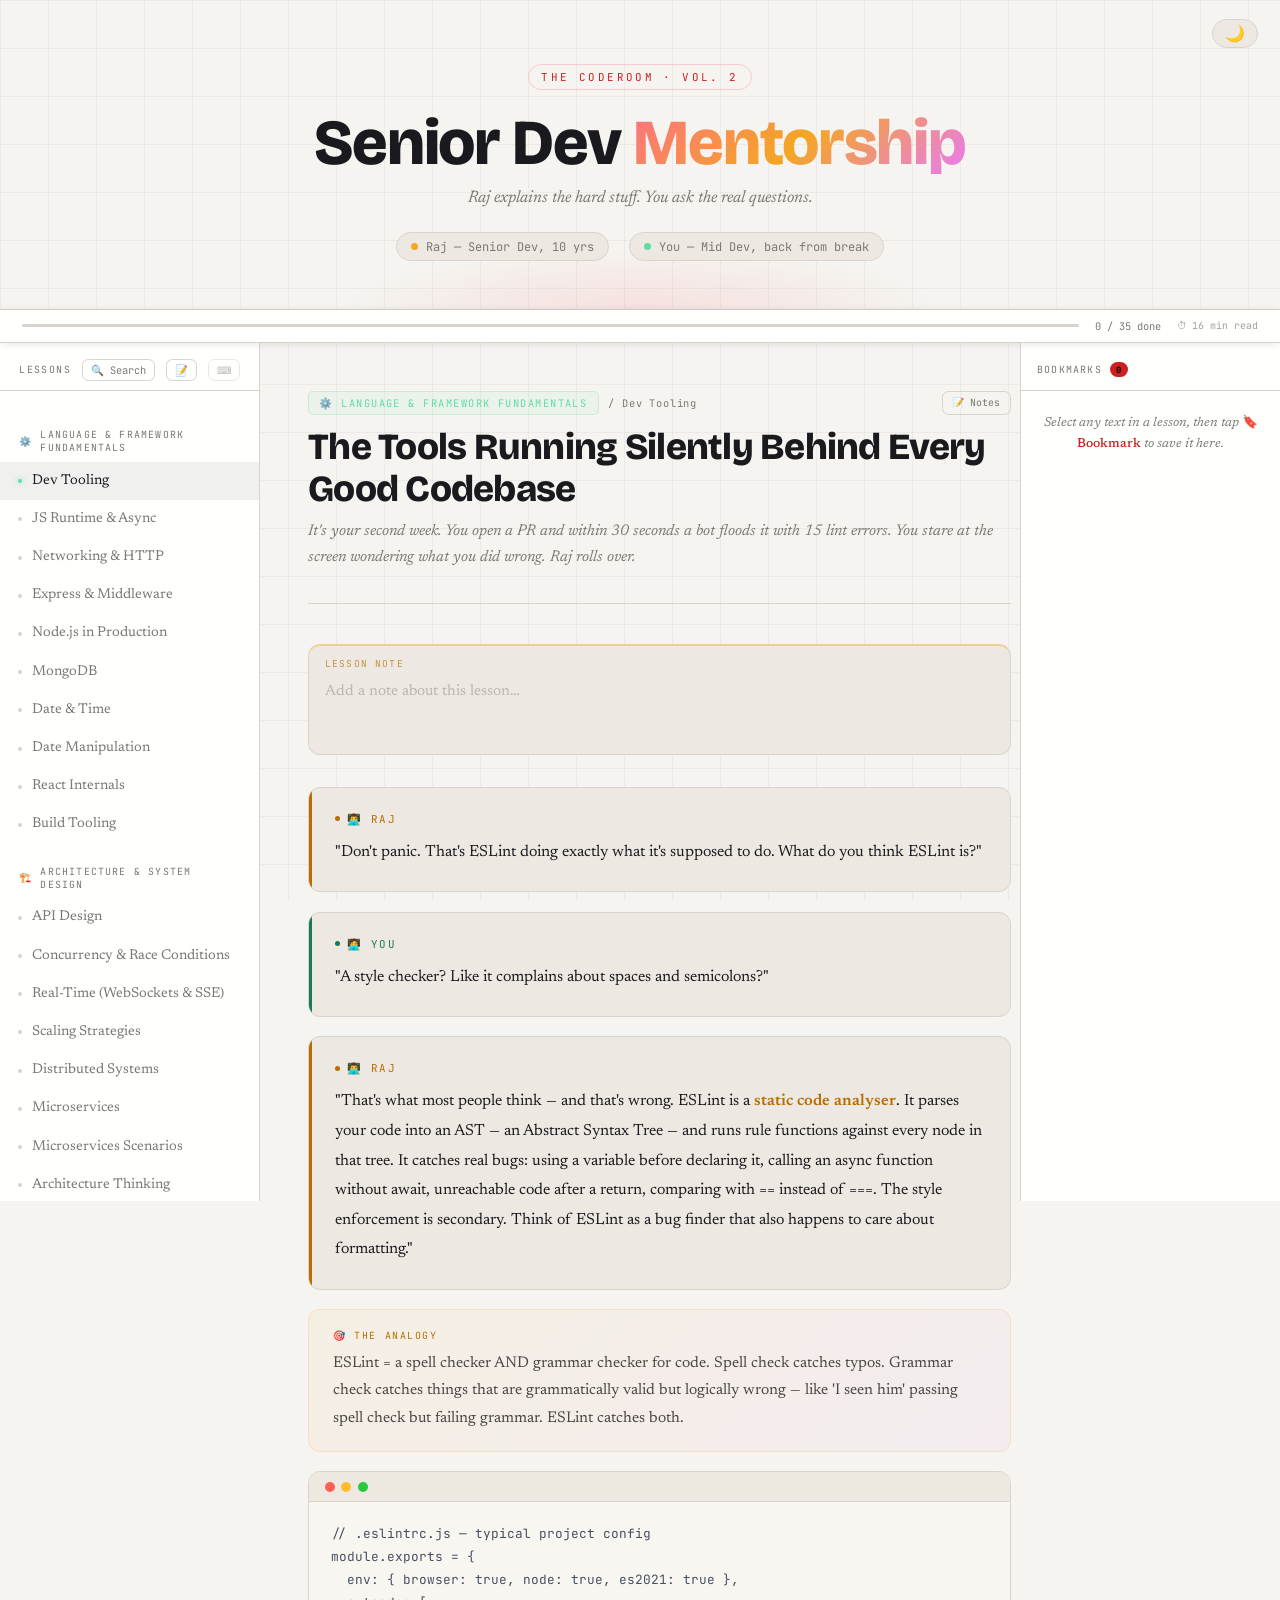
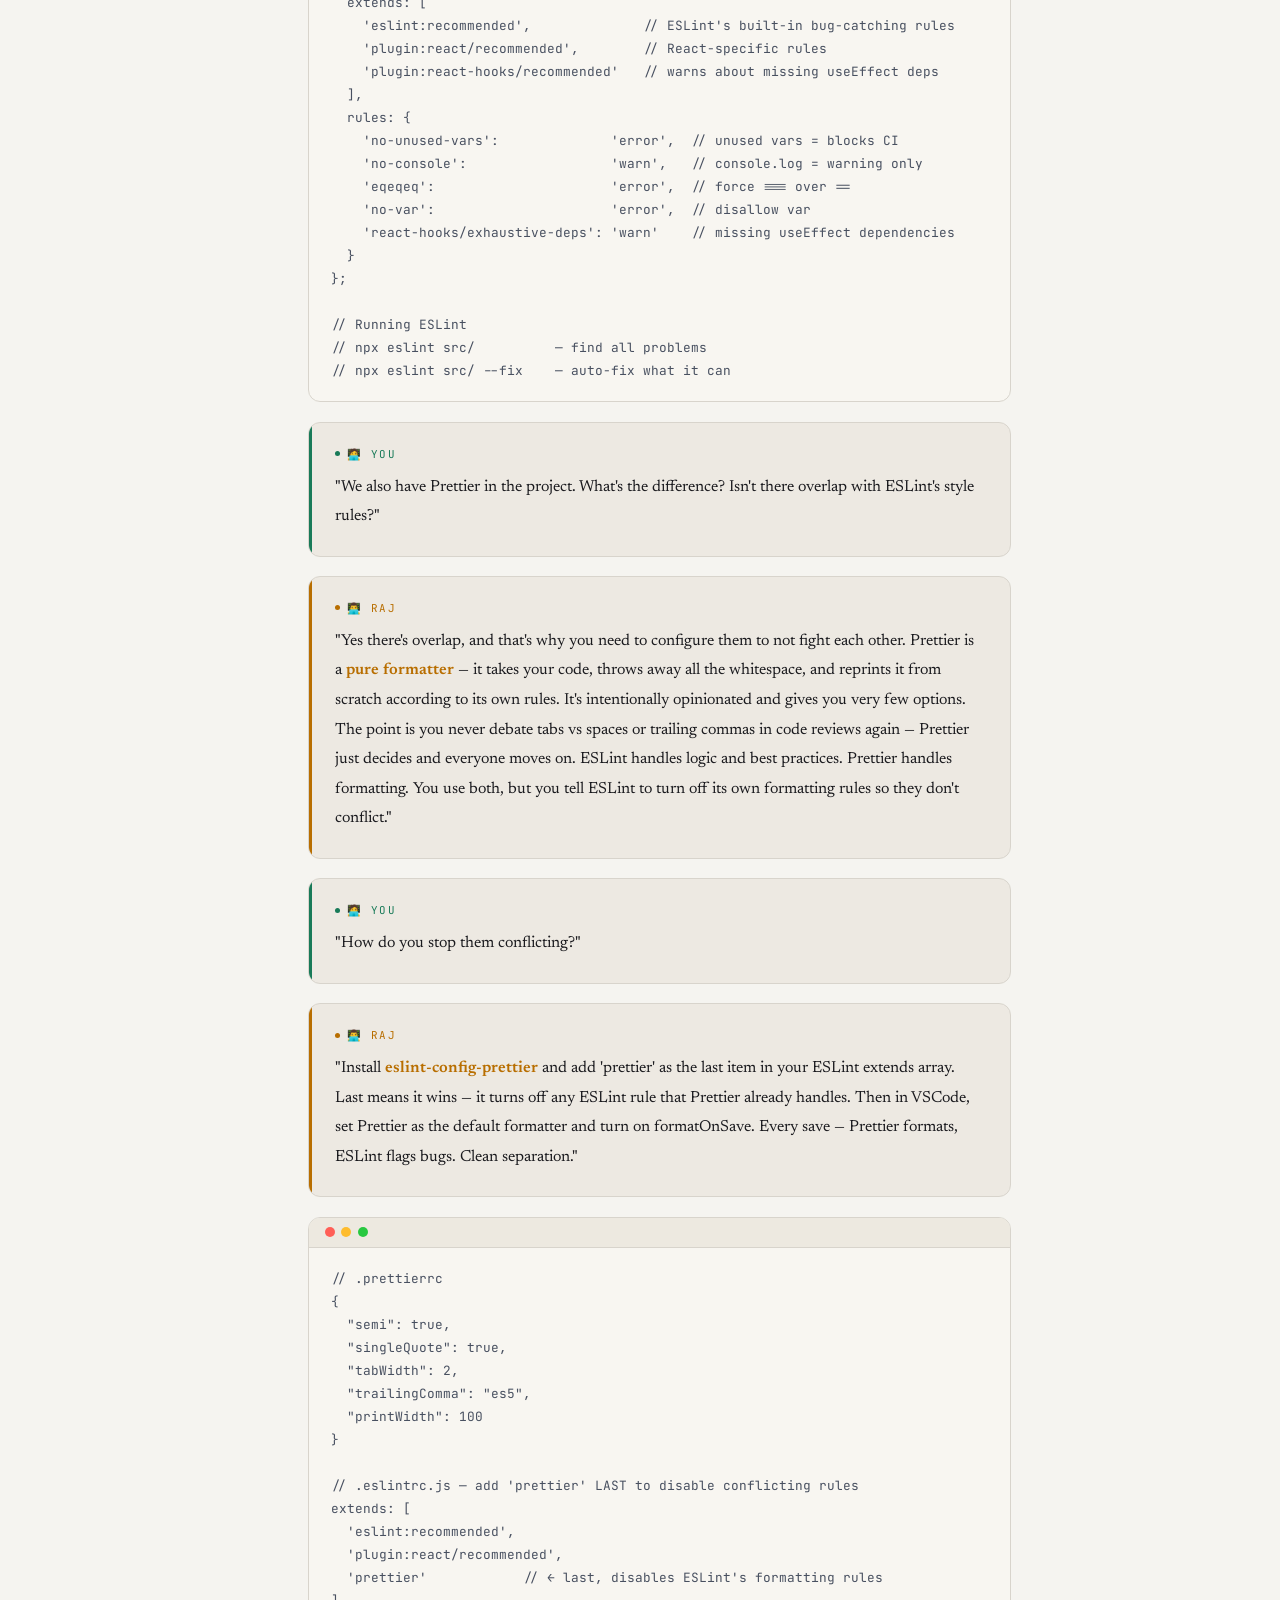
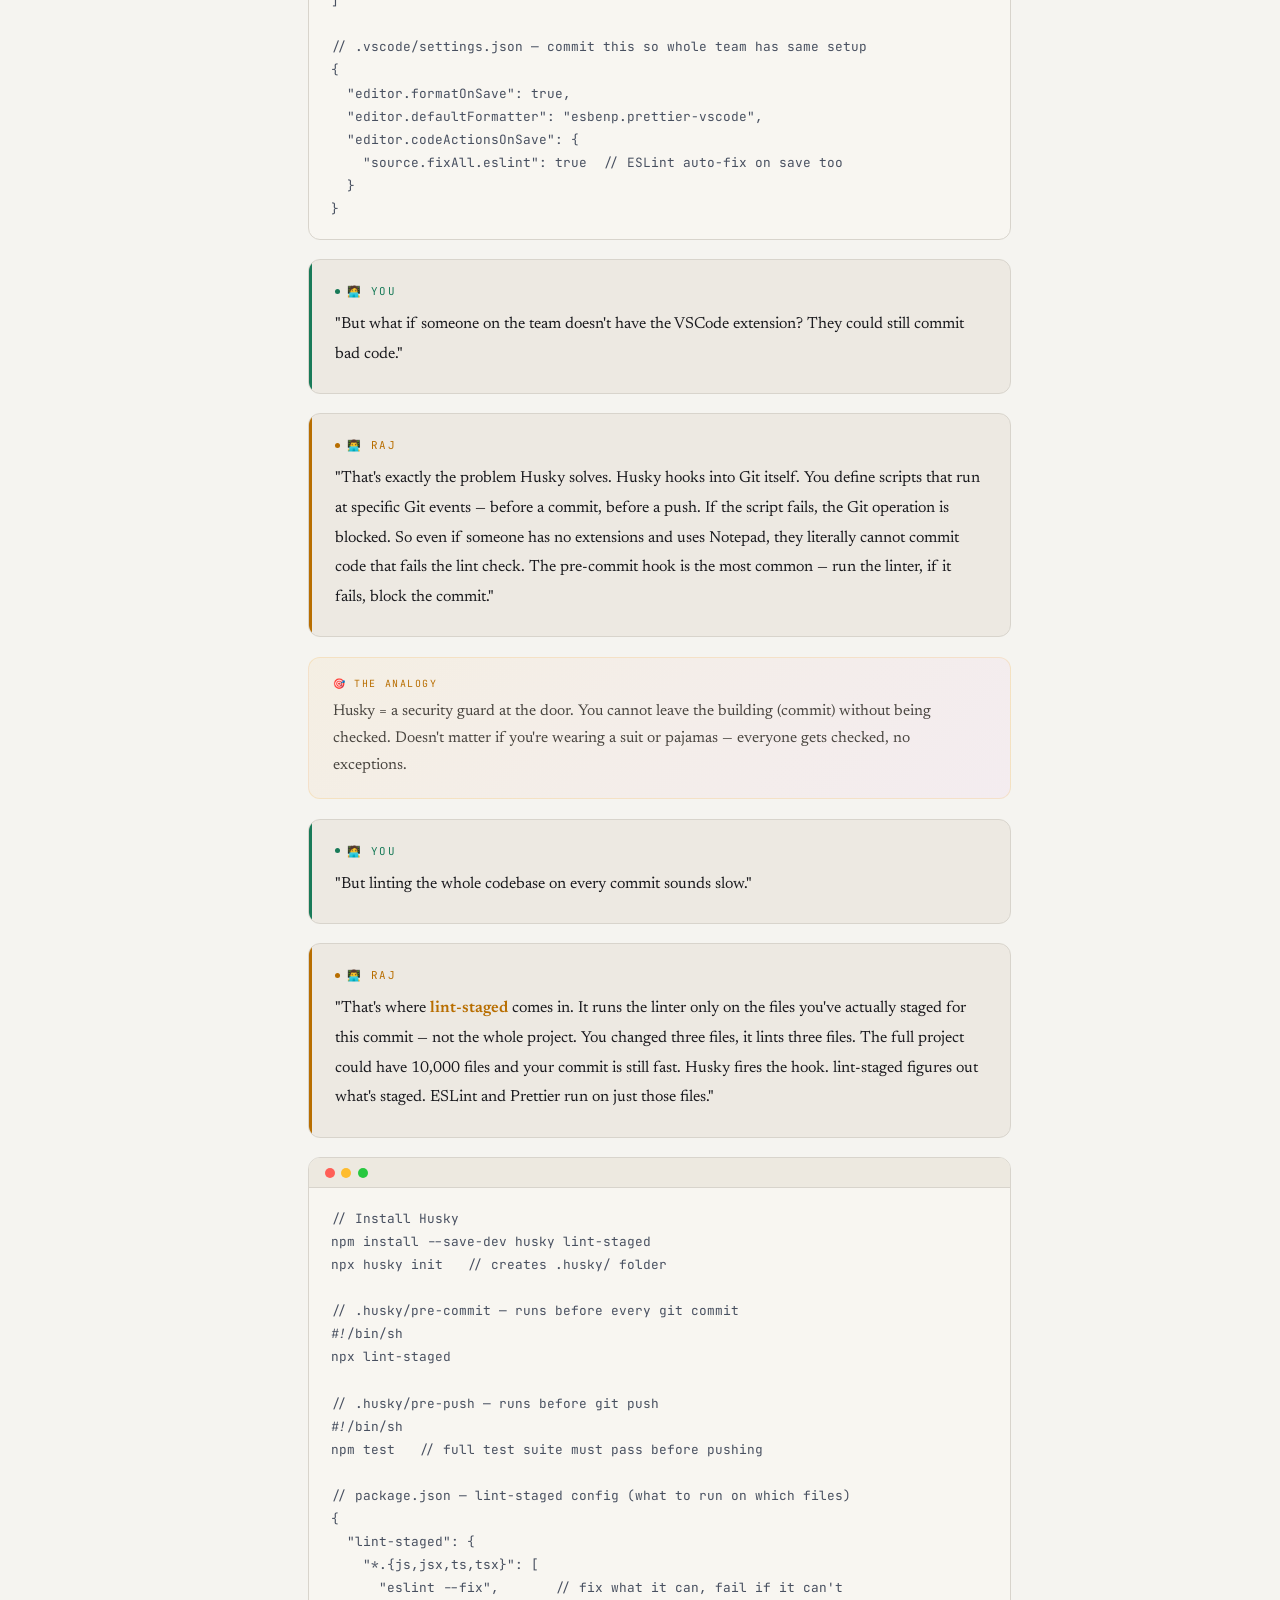
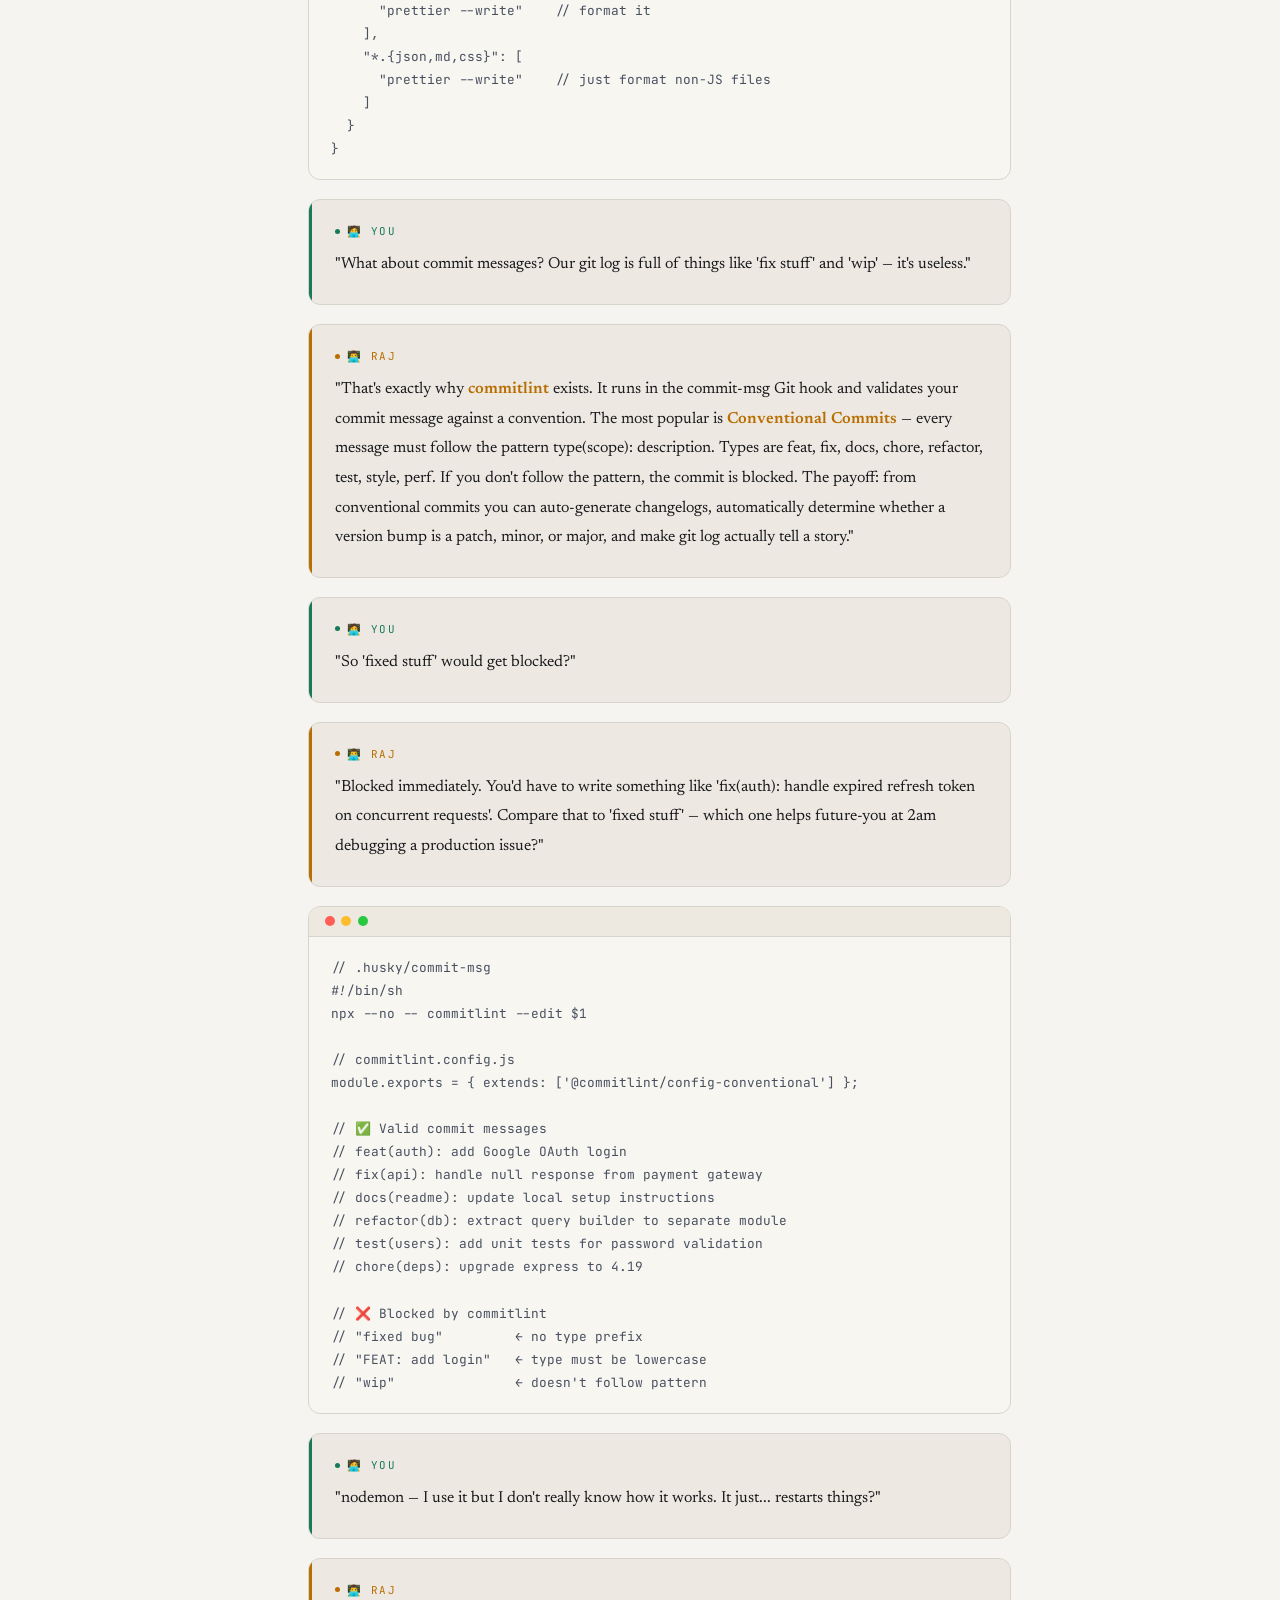
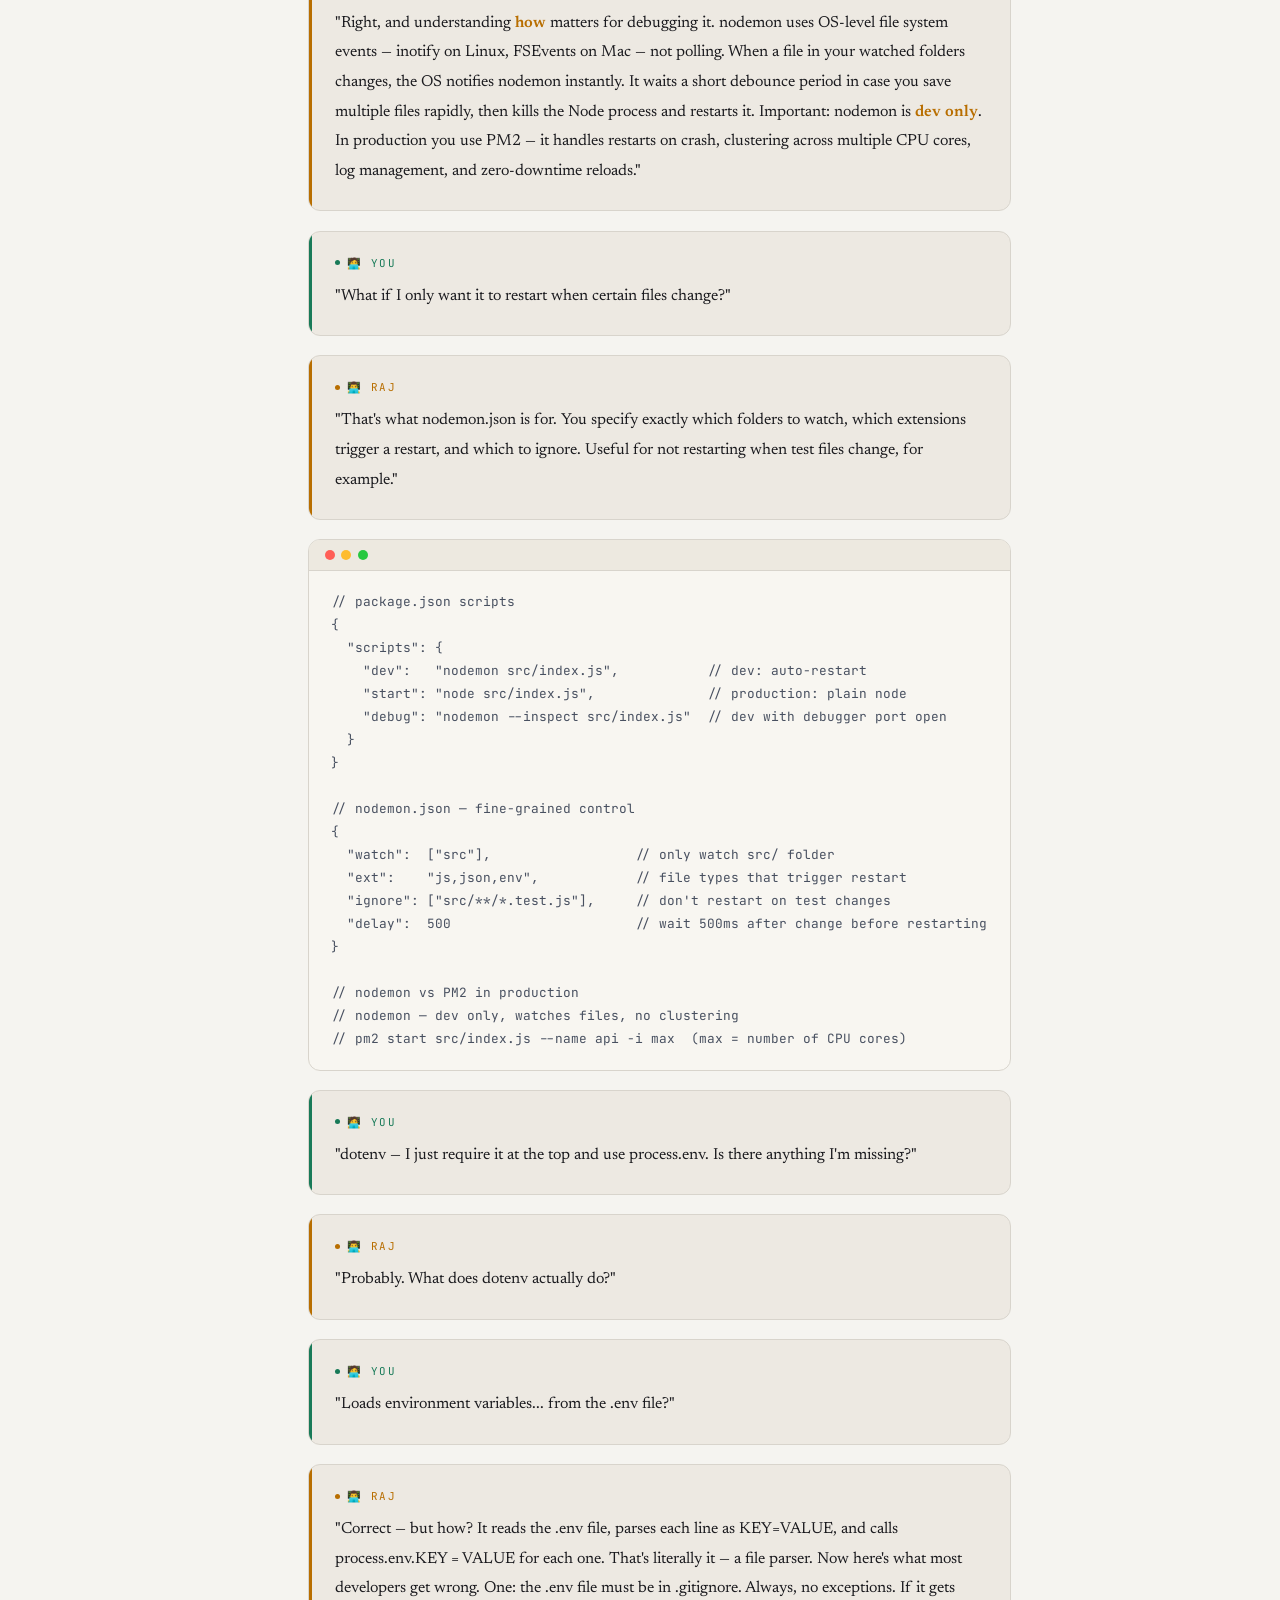
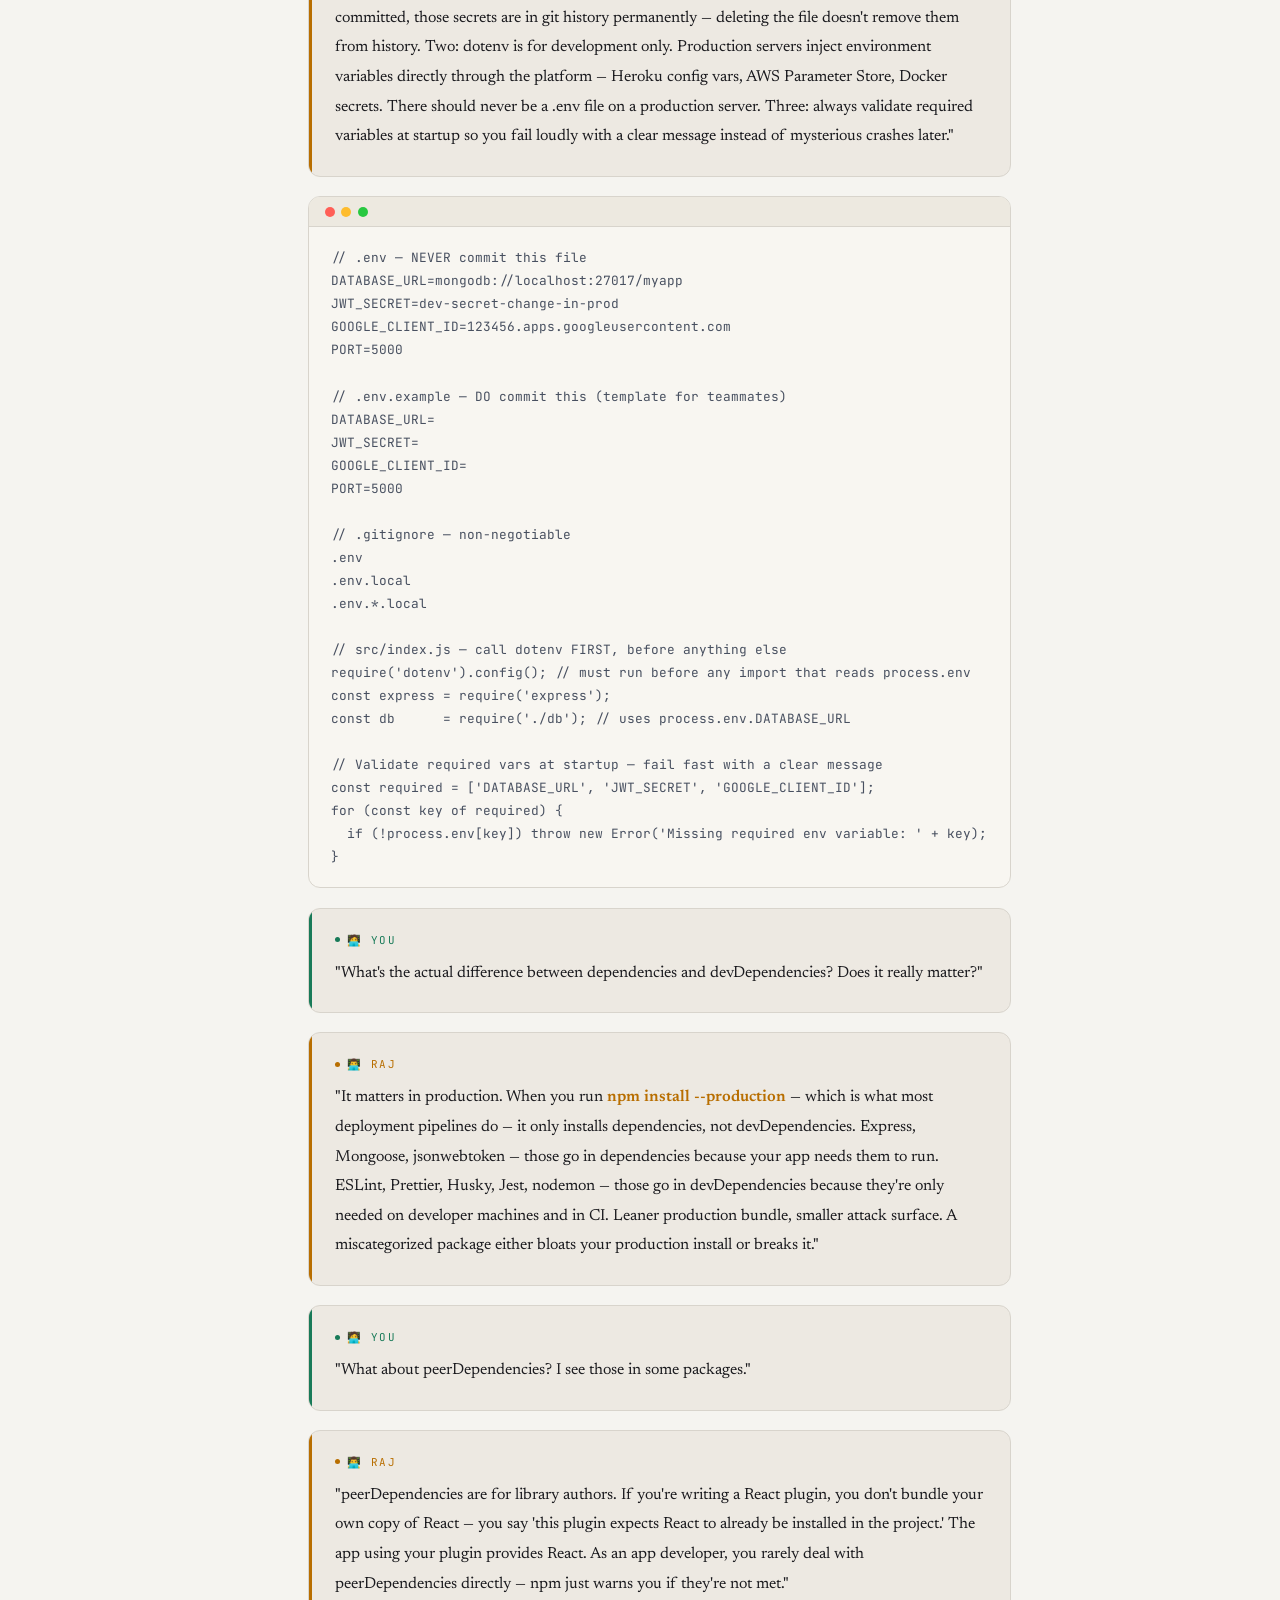
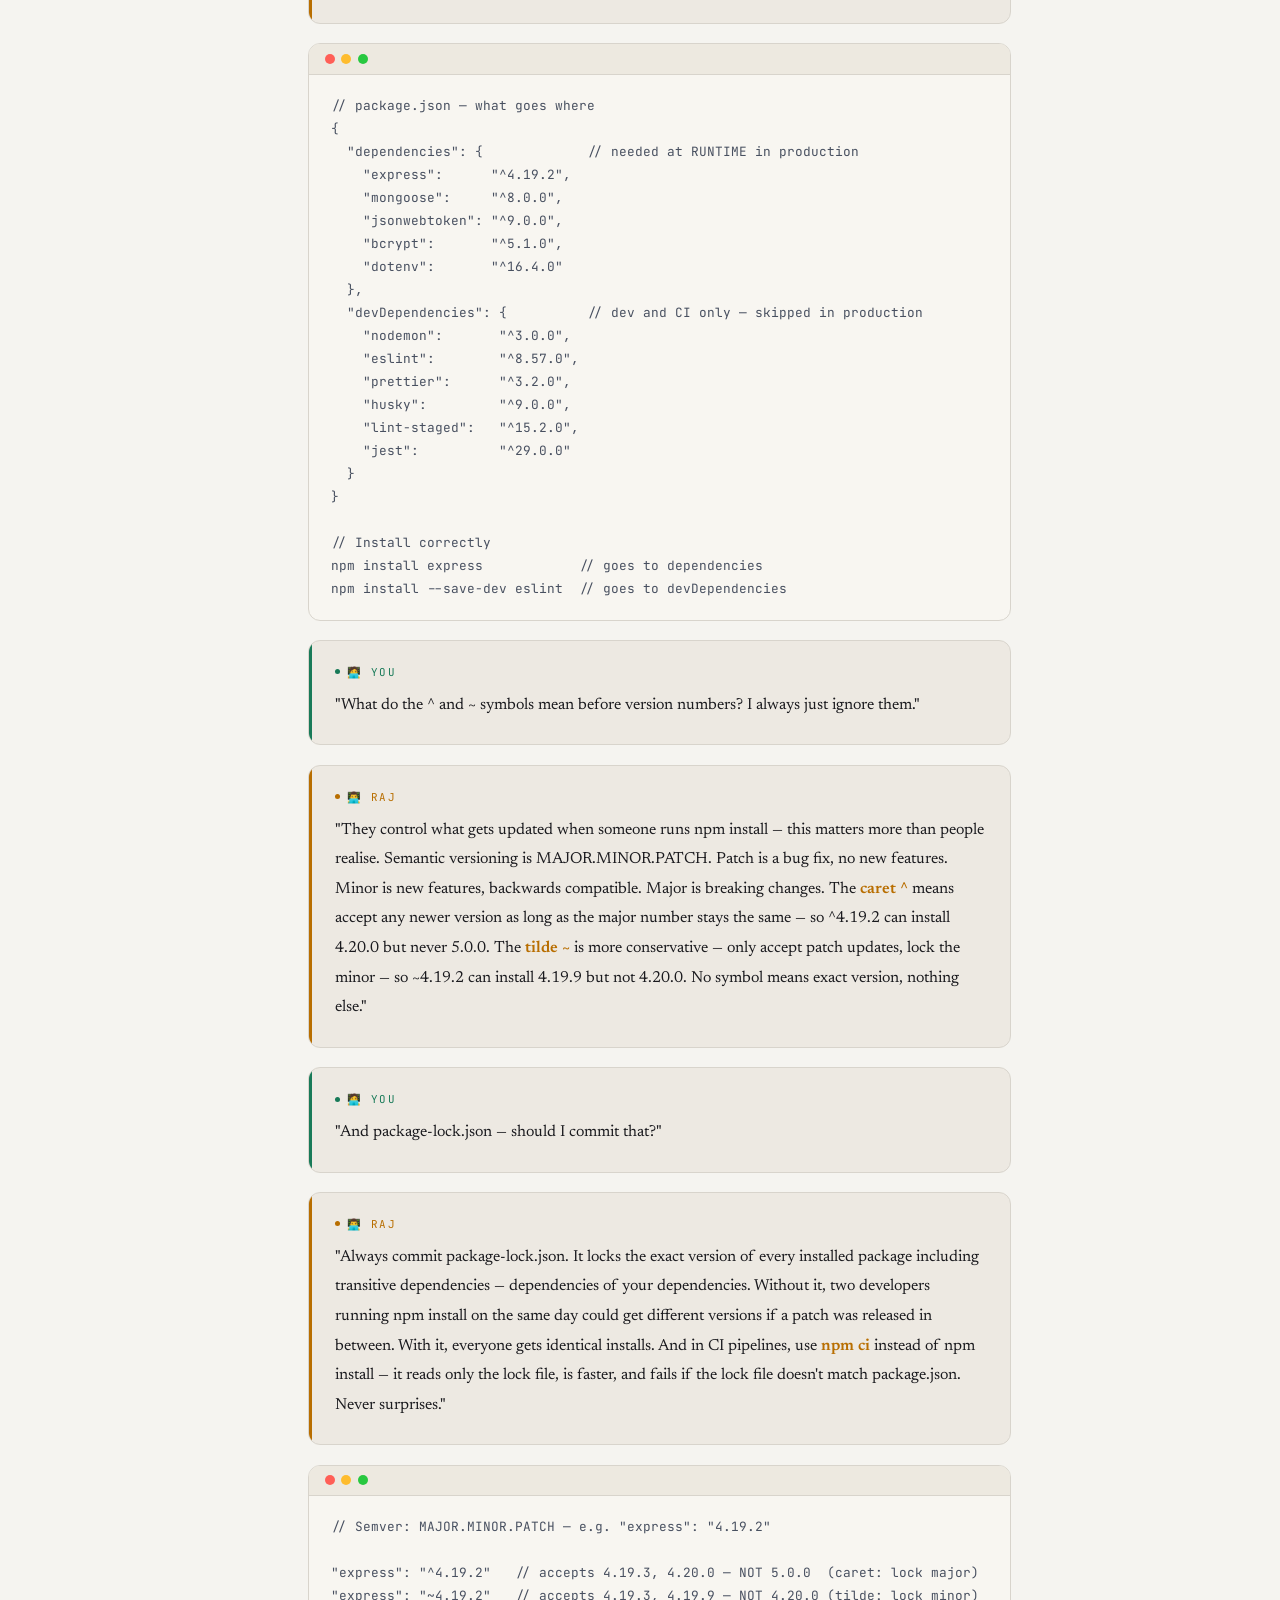
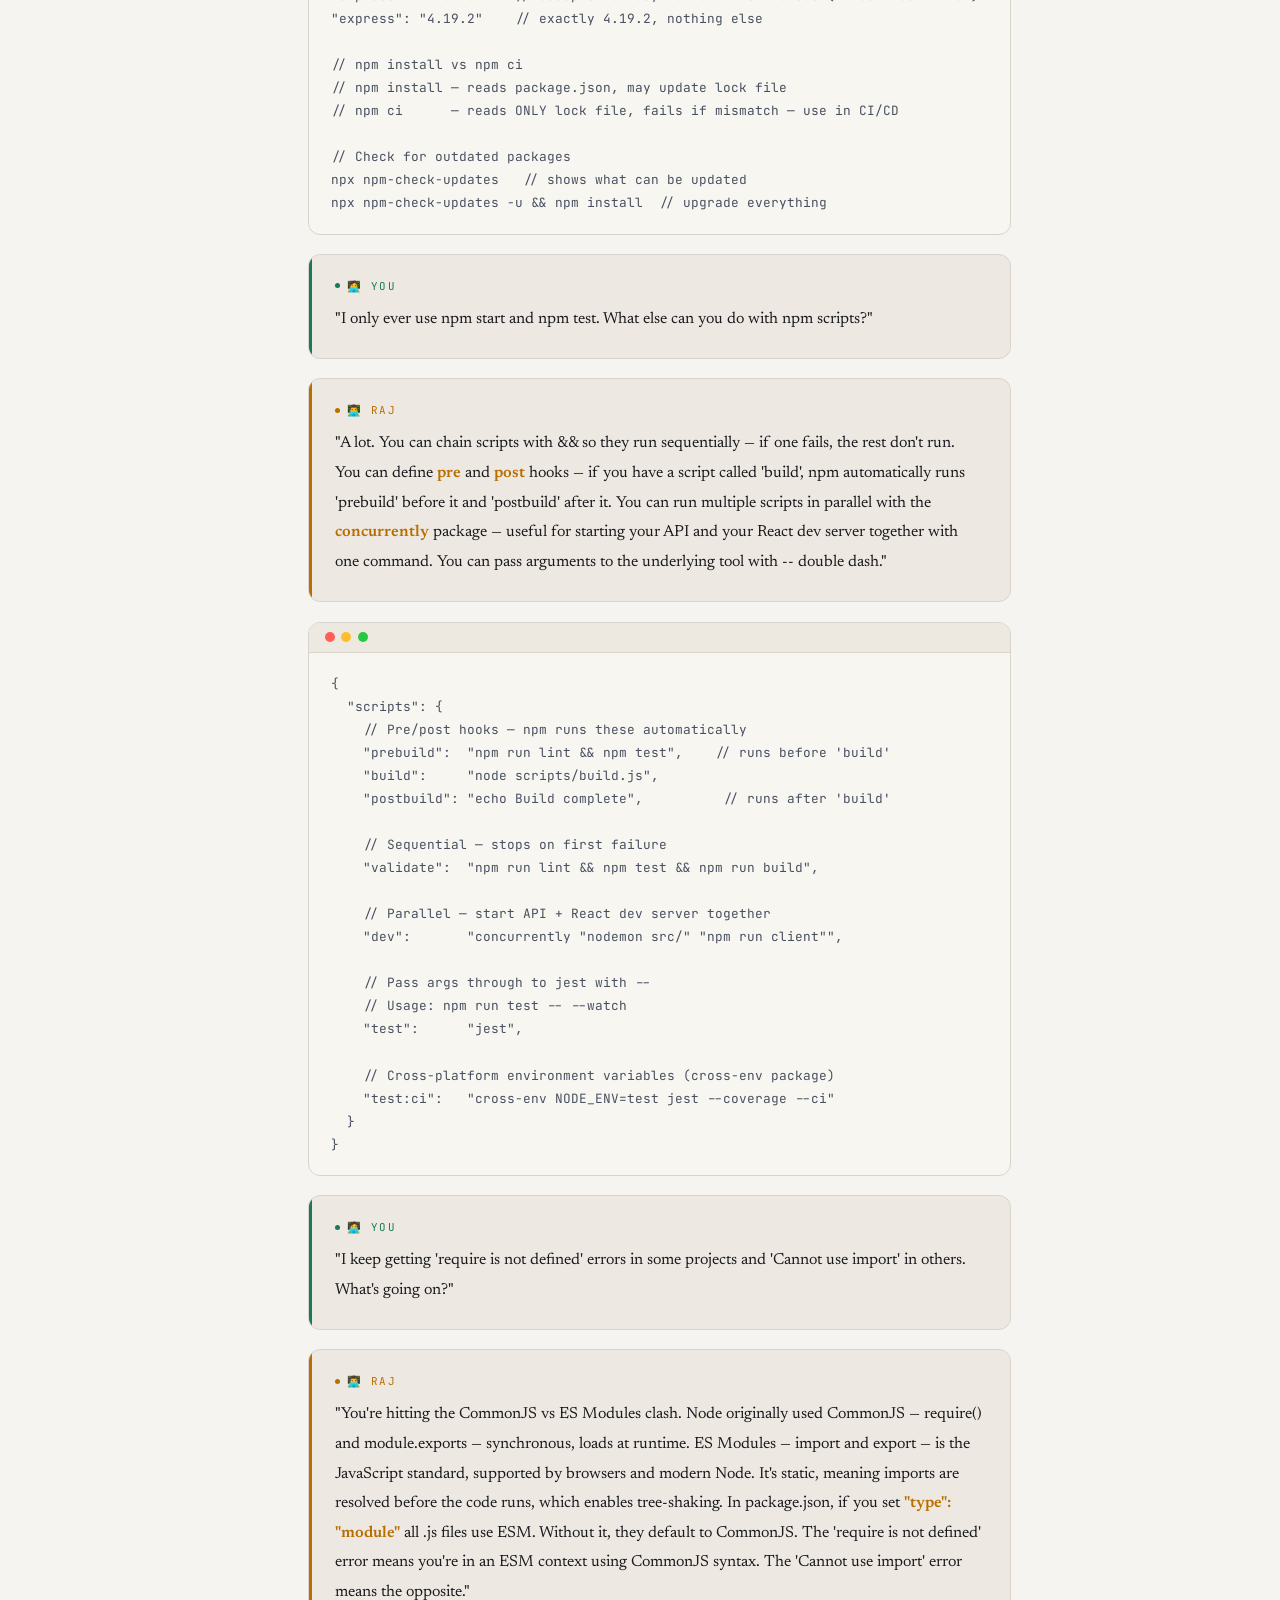
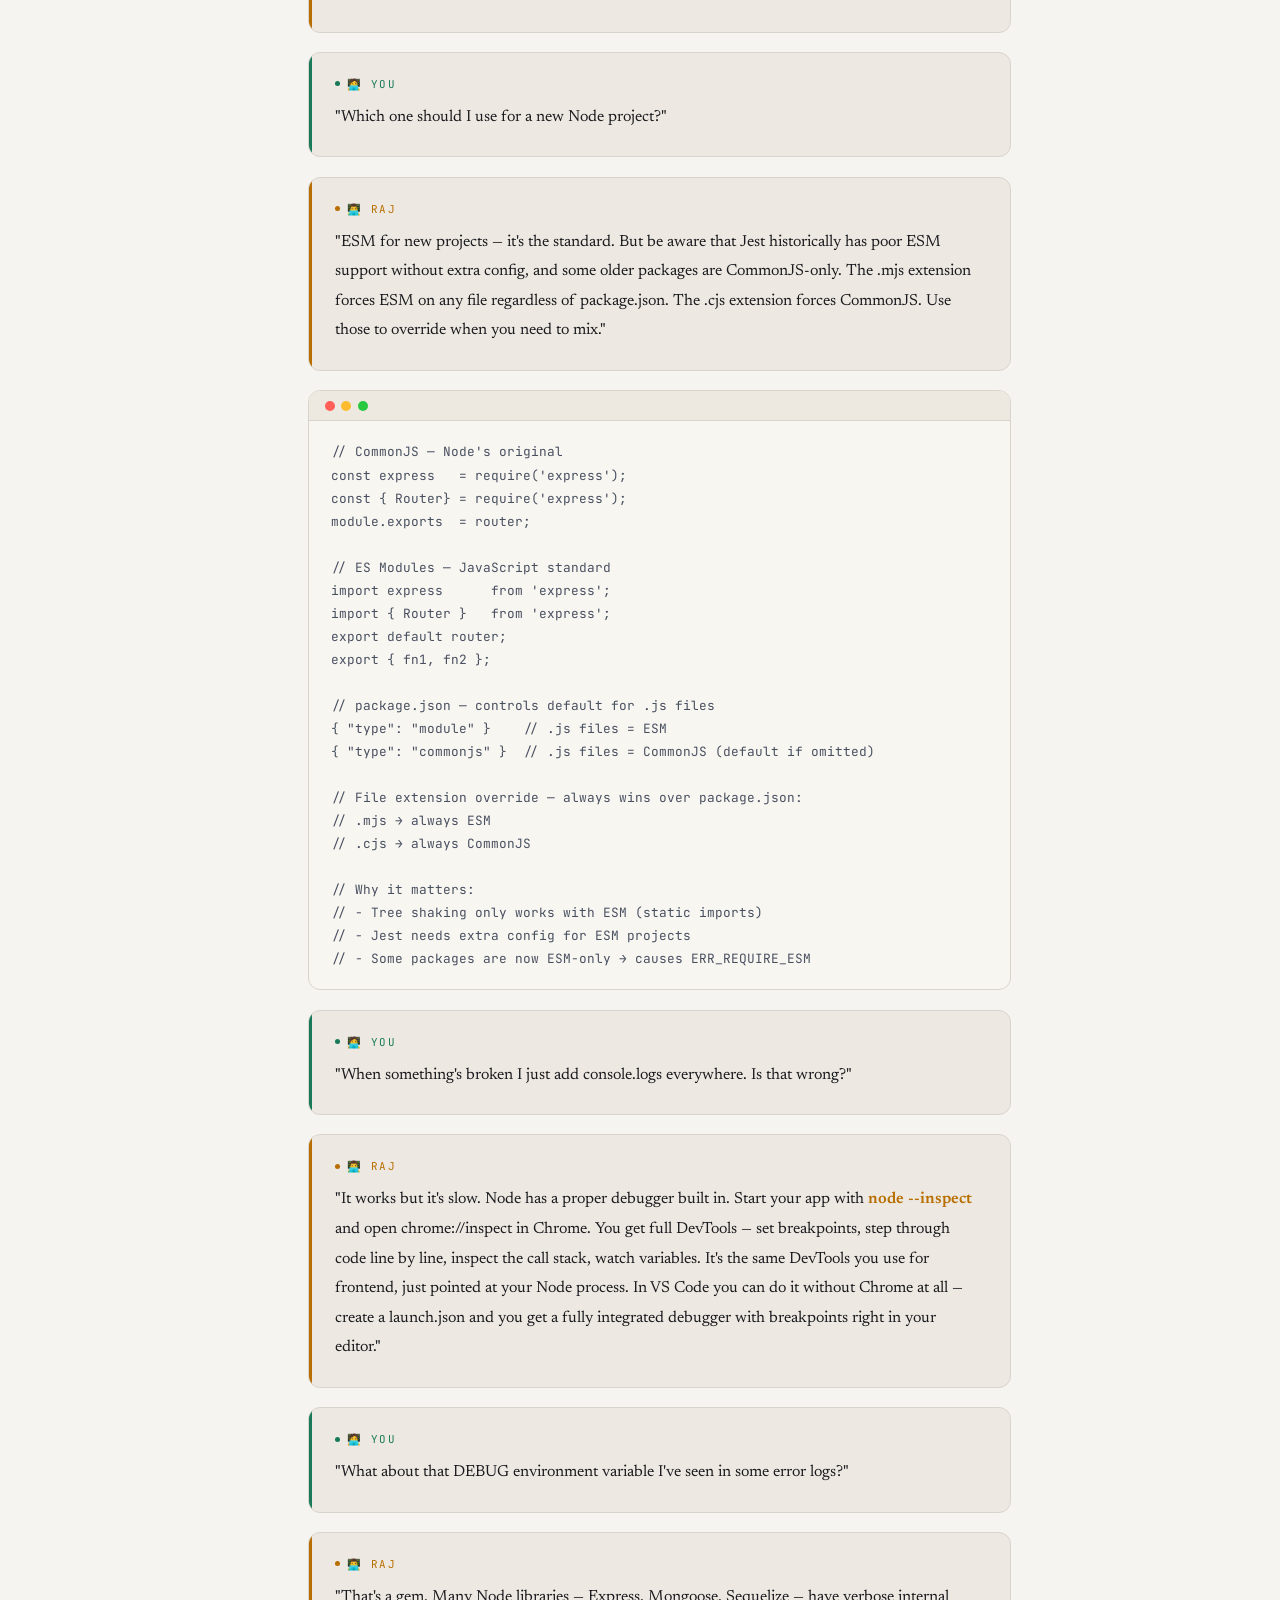
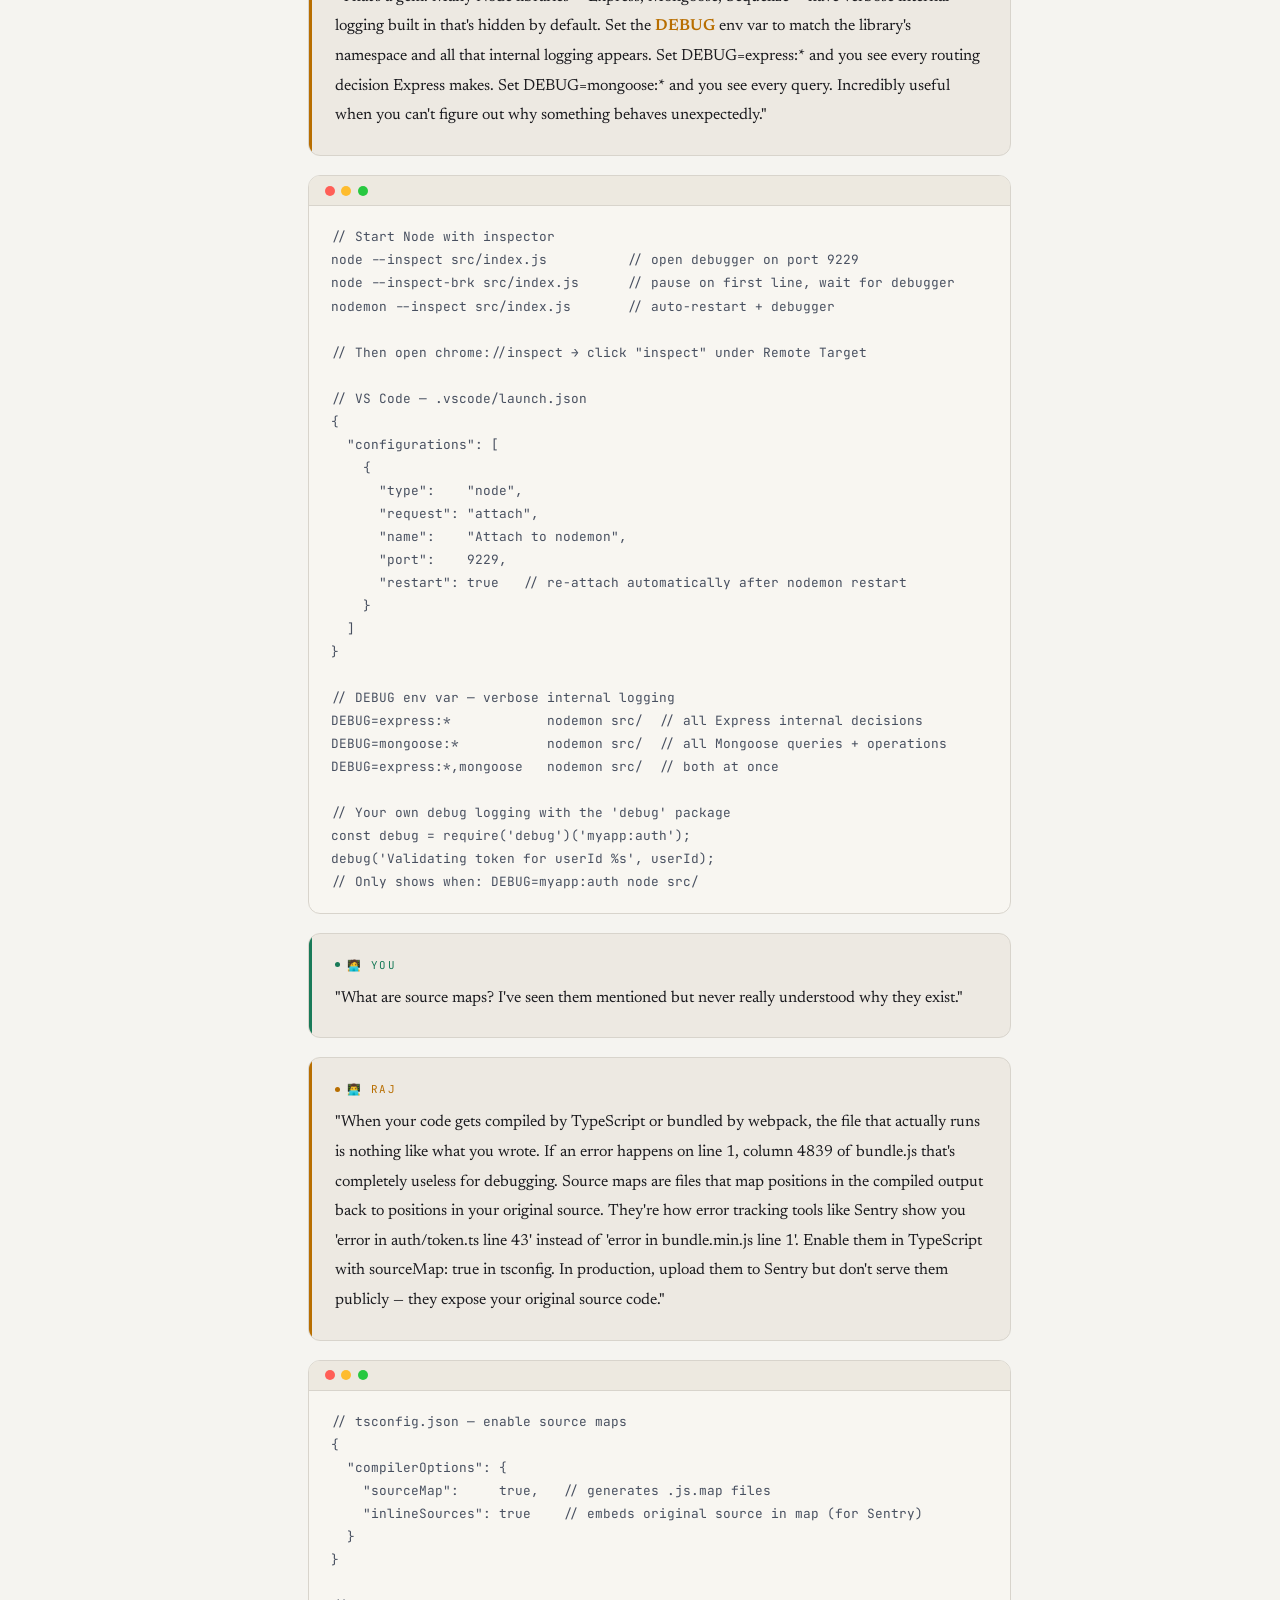
<file: index.html>
<!DOCTYPE html>
<html lang="en">
<head>
<meta charset="UTF-8"/>
<meta name="viewport" content="width=device-width, initial-scale=1.0"/>
<title>The Coderoom — Vol. 2</title>

<!-- Google Fonts -->
<link href="https://fonts.googleapis.com/css2?family=Bricolage+Grotesque:wght@400;600;800&family=JetBrains+Mono:ital,wght@0,400;0,500;1,400&family=Newsreader:ital,wght@0,400;1,400&display=swap" rel="stylesheet"/>

<!--
  Stylesheet load order matters:
  1. base.css    — design tokens, resets, all shared component styles
  2. mobile.css  — overrides for ≤767px (single-column, bottom nav, drawer sidebar)
  3. tablet.css  — overrides for 768px–1139px (2-column, sticky sidebar)
  4. desktop.css — overrides for ≥1140px (3-column, bookmark panel visible)

  Each responsive file uses its own @media query so there is
  no cascade conflict: at any given viewport exactly one
  responsive file's rules apply on top of base.css.
-->
<link rel="stylesheet" href="base.css"/>
<link rel="stylesheet" href="mobile.css"/>
<link rel="stylesheet" href="tablet.css"/>
<link rel="stylesheet" href="desktop.css"/>

</head>
<body>

<header>
  <button class="theme-toggle" id="themeToggle" onclick="toggleTheme()" title="Toggle light/dark theme">
    <span id="themeIcon">☀️</span>
  </button>
  <div class="vol-tag">The Coderoom · Vol. 2</div>
  <h1>Senior Dev <span>Mentorship</span></h1>
  <p>Raj explains the hard stuff. You ask the real questions.</p>
  <div class="chars">
    <div class="char"><span class="pip" style="background:#f5a623"></span> Raj — Senior Dev, 10 yrs</div>
    <div class="char"><span class="pip" style="background:#61dca3"></span> You — Mid Dev, back from break</div>
  </div>
</header>

<div class="progress-wrap">
  <div class="progress-track"><div class="progress-fill" id="progressFill"></div></div>
  <span class="progress-label" id="progressLabel">0 / 0</span>
  <span class="progress-read-time" id="readTimeLabel" style="display:none">⏱ <span id="readTimeTxt"></span></span>
</div>

<div class="app">
  <!-- Left: lesson nav -->
  <aside class="sidebar" id="sidebar">
    <div class="sidebar-topbar">
      <span class="sidebar-brand">Lessons</span>
      <button class="search-icon-btn" onclick="openSearch()" title="Search (/)">🔍 Search</button>
      <button class="search-icon-btn" onclick="openAllNotes()" title="All notes">📝</button>
      <button class="search-icon-btn" onclick="showKeyboardHelp()" title="Keyboard shortcuts" style="opacity:0.55">⌨</button>
    </div>
    <div class="sidebar-nav-scroll" id="sidebarContent"></div>
  </aside>

  <!-- Centre: lesson content -->
  <main class="content" id="mainContent">
    <div class="empty-state" id="emptyState">
      <div class="big-icon">📖</div>
      <p>Select a lesson from the sidebar to begin.</p>
    </div>
    <div id="lessonView" style="display:none"></div>
  </main>

  <!-- Right: bookmarks panel -->
  <aside class="bookmark-panel" id="bookmarkPanel">
    <div class="bookmark-mobile-handle"></div>
    <div class="bookmark-header">
      Bookmarks
      <span class="bookmark-badge" id="bookmarkBadge">0</span>
    </div>
    <div id="bookmarkBody">
      <p class="bookmark-hint">Select any text in a lesson, then tap <strong>🔖 Bookmark</strong> to save it here.</p>
    </div>
  </aside>
</div>

<!-- FIX: Single bottom nav bar replacing two floating FABs -->
<nav class="mobile-bottom-nav" id="mobileBottomNav">
  <button class="mobile-nav-tab" id="tabLessons" onclick="toggleMobileSidebar()">
    <span class="tab-icon">☰</span>
    <span>Lessons</span>
  </button>
  <button class="mobile-nav-tab" id="tabBookmarks" onclick="toggleMobileBookmark()">
    <span class="tab-icon">🔖</span>
    <span>Bookmarks</span>
    <span class="tab-badge" id="mobileBookmarkCount" style="display:none"></span>
  </button>
  <button class="mobile-nav-tab" onclick="openSearch()">
    <span class="tab-icon">🔍</span>
    <span>Search</span>
  </button>
  <button class="mobile-nav-tab" onclick="openAllNotes()">
    <span class="tab-icon">📝</span>
    <span>Notes</span>
  </button>
</nav>

<!-- Selection toolbar -->
<div id="sel-toolbar">
  <button class="sel-btn" id="selSaveBtn">🔖 Bookmark</button>
  <span class="sel-label">Bookmark</span>
</div>

<!-- Search Overlay -->
<div class="search-overlay" id="searchOverlay" onclick="handleSearchOverlayClick(event)">
  <div class="search-box" id="searchBox">
    <div class="search-input-row">
      <span class="search-icon">🔍</span>
      <input type="text" id="searchInput" placeholder="Search lessons, code, dialogue…" autocomplete="off" spellcheck="false"/>
      <button class="search-close-btn" onclick="closeSearch()">ESC</button>
    </div>
    <div class="search-results" id="searchResults">
      <div class="search-hint">Type to search across all lessons</div>
    </div>
  </div>
</div>

<div class="all-notes-overlay" id="allNotesOverlay" onclick="closeAllNotes()">
  <div class="all-notes-modal" onclick="event.stopPropagation()">
    <div class="all-notes-header">
      <span class="all-notes-title">All Notes</span>
      <button class="all-notes-close" onclick="closeAllNotes()">&#x2715;</button>
    </div>
    <div id="allNotesBody"></div>
  </div>
</div>

<div class="kb-overlay" id="kbOverlay" onclick="hideKeyboardHelp()">
  <div class="kb-modal" onclick="event.stopPropagation()">
    <div class="kb-title">Keyboard Shortcuts</div>
    <div class="kb-row"><span class="kb-label">Next lesson</span><span><kbd>L</kbd> / <kbd>&rarr;</kbd></span></div>
    <div class="kb-row"><span class="kb-label">Prev lesson</span><span><kbd>H</kbd> / <kbd>&larr;</kbd></span></div>
    <div class="kb-row"><span class="kb-label">Mark done</span><kbd>D</kbd></div>
    <div class="kb-row"><span class="kb-label">Search</span><kbd>/</kbd></div>
    <div class="kb-row"><span class="kb-label">This help</span><kbd>?</kbd></div>
    <div class="kb-row"><span class="kb-label">Close / dismiss</span><kbd>Esc</kbd></div>
  </div>
</div>

<div class="overlay" id="overlay" onclick="closeAll()"></div>

<!-- Lesson files -->
<script src="lesson-auth.js"          onerror="console.warn('lesson-auth.js not found')"></script>
<script src="lesson-tooling.js"       onerror="console.warn('lesson-tooling.js not found')"></script>
<script src="lesson-packages.js"      onerror="console.warn('lesson-packages.js not found')"></script>
<script src="lesson-backend-libs.js"  onerror="console.warn('lesson-backend-libs.js not found')"></script>
<script src="lesson-scaling.js"       onerror="console.warn('lesson-scaling.js not found')"></script>
<script src="lesson-performance.js"   onerror="console.warn('lesson-performance.js not found')"></script>
<script src="lesson-mongodb.js"       onerror="console.warn('lesson-mongodb.js not found')"></script>
<script src="lesson-security.js"      onerror="console.warn('lesson-security.js not found')"></script>
<script src="lesson-devops.js"        onerror="console.warn('lesson-devops.js not found')"></script>
<script src="lesson-observability.js" onerror="console.warn('lesson-observability.js not found')"></script>
<script src="lesson-distributed.js"   onerror="console.warn('lesson-distributed.js not found')"></script>
<script src="lesson-code-quality.js"  onerror="console.warn('lesson-code-quality.js not found')"></script>
<script src="lesson-debugging.js"     onerror="console.warn('lesson-debugging.js not found')"></script>
<script src="lesson-datetime.js"      onerror="console.warn('lesson-datetime.js not found')"></script>
<script src="lesson-code-review.js"   onerror="console.warn('lesson-code-review.js not found')"></script>
<script src="lesson-api-design.js"    onerror="console.warn('lesson-api-design.js not found')"></script>
<script src="lesson-concurrency.js"   onerror="console.warn('lesson-concurrency.js not found')"></script>
<script src="lesson-realtime.js"      onerror="console.warn('lesson-realtime.js not found')"></script>
<script src="lesson-product-thinking.js" onerror="console.warn('lesson-product-thinking.js not found')"></script>
<script src="lesson-incidents.js"        onerror="console.warn('lesson-incidents.js not found')"></script>
<script src="lesson-networking.js"       onerror="console.warn('lesson-networking.js not found')"></script>
<script src="lesson-browser-security.js" onerror="console.warn('lesson-browser-security.js not found')"></script>
<script src="lesson-build-tooling.js"    onerror="console.warn('lesson-build-tooling.js not found')"></script>
<script src="lesson-js-runtime.js"        onerror="console.warn('lesson-js-runtime.js not found')"></script>
<script src="lesson-react-traps.js"        onerror="console.warn('lesson-react-traps.js not found')"></script>
<script src="lesson-nodejs-backend.js"     onerror="console.warn('lesson-nodejs-backend.js not found')"></script>
<script src="lesson-architecture-thinking.js" onerror="console.warn('lesson-architecture-thinking.js not found')"></script>
<script src="lesson-microservices.js"          onerror="console.warn('lesson-microservices.js not found')"></script>
<script src="lesson-dependency-security.js" onerror="console.warn('lesson-dependency-security.js not found')"></script>
<script src="lesson-aws-deployment.js" onerror="console.warn('lesson-aws-deployment.js failed to load')"></script>
<script src="lesson-microservices-scenarios.js" onerror="console.warn('lesson-microservices-scenarios.js failed to load')"></script>
<script src="lesson-design-patterns.js" onerror="console.warn('lesson-design-patterns.js failed to load')"></script>
<script src="lesson-date-manipulation.js" onerror="console.warn('lesson-date-manipulation.js failed to load')"></script>

<script src="lesson-system-design-interviews.js" onerror="console.warn('lesson-system-design-interviews.js failed to load')"></script>
<script src="lesson-hr-interviews.js" onerror="console.warn('lesson-hr-interviews.js failed to load')"></script>

<script>
// ─────────────────────────────────────────────────────────────
//  LESSON MAP
// ─────────────────────────────────────────────────────────────
const LESSON_MAP = [
  { ref: () => typeof LESSON_TOOLING          !== 'undefined' ? LESSON_TOOLING          : null, category: "Language & Framework Fundamentals", tag: "Dev Tooling" },
  { ref: () => typeof LESSON_JS_RUNTIME       !== 'undefined' ? LESSON_JS_RUNTIME       : null, category: "Language & Framework Fundamentals", tag: "JS Runtime & Async" },
  { ref: () => typeof LESSON_NETWORKING       !== 'undefined' ? LESSON_NETWORKING       : null, category: "Language & Framework Fundamentals", tag: "Networking & HTTP" },
  { ref: () => typeof LESSON_BACKEND_LIBS     !== 'undefined' ? LESSON_BACKEND_LIBS     : null, category: "Language & Framework Fundamentals", tag: "Express & Middleware" },
  { ref: () => typeof LESSON_NODEJS_BACKEND   !== 'undefined' ? LESSON_NODEJS_BACKEND   : null, category: "Language & Framework Fundamentals", tag: "Node.js in Production" },
  { ref: () => typeof LESSON_MONGODB          !== 'undefined' ? LESSON_MONGODB          : null, category: "Language & Framework Fundamentals", tag: "MongoDB" },
  { ref: () => typeof LESSON_DATETIME         !== 'undefined' ? LESSON_DATETIME         : null, category: "Language & Framework Fundamentals", tag: "Date & Time" },
  { ref: () => typeof LESSON_DATE_MANIPULATION !== 'undefined' ? LESSON_DATE_MANIPULATION : null, category: "Language & Framework Fundamentals", tag: "Date Manipulation" },
  { ref: () => typeof LESSON_REACT_TRAPS      !== 'undefined' ? LESSON_REACT_TRAPS      : null, category: "Language & Framework Fundamentals", tag: "React Internals" },
  { ref: () => typeof LESSON_BUILD_TOOLING    !== 'undefined' ? LESSON_BUILD_TOOLING    : null, category: "Language & Framework Fundamentals", tag: "Build Tooling" },
  { ref: () => typeof LESSON_API_DESIGN            !== 'undefined' ? LESSON_API_DESIGN            : null, category: "Architecture & System Design", tag: "API Design" },
  { ref: () => typeof LESSON_CONCURRENCY           !== 'undefined' ? LESSON_CONCURRENCY           : null, category: "Architecture & System Design", tag: "Concurrency & Race Conditions" },
  { ref: () => typeof LESSON_REALTIME              !== 'undefined' ? LESSON_REALTIME              : null, category: "Architecture & System Design", tag: "Real-Time (WebSockets & SSE)" },
  { ref: () => typeof LESSON_SCALING               !== 'undefined' ? LESSON_SCALING               : null, category: "Architecture & System Design", tag: "Scaling Strategies" },
  { ref: () => typeof LESSON_DISTRIBUTED          !== 'undefined' ? LESSON_DISTRIBUTED           : null, category: "Architecture & System Design", tag: "Distributed Systems" },
  { ref: () => typeof LESSON_MICROSERVICES         !== 'undefined' ? LESSON_MICROSERVICES         : null, category: "Architecture & System Design", tag: "Microservices" },
  { ref: () => typeof LESSON_MICROSERVICES_SCENARIOS !== 'undefined' ? LESSON_MICROSERVICES_SCENARIOS : null, category: "Architecture & System Design", tag: "Microservices Scenarios" },
  { ref: () => typeof LESSON_ARCHITECTURE_THINKING !== 'undefined' ? LESSON_ARCHITECTURE_THINKING : null, category: "Architecture & System Design", tag: "Architecture Thinking" },
  { ref: () => typeof LESSON_DESIGN_PATTERNS !== 'undefined' ? LESSON_DESIGN_PATTERNS : null, category: "Architecture & System Design", tag: "Design Patterns" },
  { ref: () => typeof LESSON_DEVOPS               !== 'undefined' ? LESSON_DEVOPS                : null, category: "Architecture & System Design", tag: "DevOps & CI/CD" },
  { ref: () => typeof LESSON_AWS_DEPLOYMENT !== 'undefined' ? LESSON_AWS_DEPLOYMENT : null, category: "Architecture & System Design", tag: "MERN Deployment on AWS" },
  { ref: () => typeof LESSON_PRODUCT_THINKING     !== 'undefined' ? LESSON_PRODUCT_THINKING      : null, category: "Architecture & System Design", tag: "Product Thinking" },
  { ref: () => typeof LESSON_PERFORMANCE !== 'undefined' ? LESSON_PERFORMANCE : null, category: "Scalability & Performance", tag: "Performance Optimisation" },
  { ref: () => typeof LESSON_CODE_QUALITY !== 'undefined' ? LESSON_CODE_QUALITY : null, category: "Code Quality & Debugging", tag: "Code Quality" },
  { ref: () => typeof LESSON_PACKAGES     !== 'undefined' ? LESSON_PACKAGES     : null, category: "Code Quality & Debugging", tag: "Packages & Dependencies" },
  { ref: () => typeof LESSON_CODE_REVIEW  !== 'undefined' ? LESSON_CODE_REVIEW  : null, category: "Code Quality & Debugging", tag: "Code Review" },
  { ref: () => typeof LESSON_DEBUGGING    !== 'undefined' ? LESSON_DEBUGGING    : null, category: "Code Quality & Debugging", tag: "Debugging" },
  { ref: () => typeof LESSON_AUTH                !== 'undefined' ? LESSON_AUTH                : null, category: "Security & Production Operations", tag: "Authentication" },
  { ref: () => typeof LESSON_SECURITY            !== 'undefined' ? LESSON_SECURITY            : null, category: "Security & Production Operations", tag: "Application Security" },
  { ref: () => typeof LESSON_BROWSER_SECURITY    !== 'undefined' ? LESSON_BROWSER_SECURITY    : null, category: "Security & Production Operations", tag: "Browser Security (XSS/CSRF)" },
  { ref: () => typeof LESSON_DEPENDENCY_SECURITY !== 'undefined' ? LESSON_DEPENDENCY_SECURITY : null, category: "Security & Production Operations", tag: "Dependency Security" },
  { ref: () => typeof LESSON_OBSERVABILITY       !== 'undefined' ? LESSON_OBSERVABILITY       : null, category: "Security & Production Operations", tag: "Observability & Monitoring" },
  { ref: () => typeof LESSON_INCIDENTS           !== 'undefined' ? LESSON_INCIDENTS           : null, category: "Security & Production Operations", tag: "Production Incident Response" },
  { ref: () => typeof LESSON_SYSTEM_DESIGN_INTERVIEW !== 'undefined' ? LESSON_SYSTEM_DESIGN_INTERVIEW : null, category: "Career & Interviews", tag: "System Design" },
  { ref: () => typeof LESSON_HR_INTERVIEWS !== 'undefined' ? LESSON_HR_INTERVIEWS : null, category: "Career & Interviews", tag: "HR & Salary Negotiation" },
];

const LESSONS = LESSON_MAP
  .map(entry => {
    const lesson = entry.ref();
    if (!lesson) return null;
    return Object.assign({}, lesson, {
      category: entry.category || lesson.category,
      tag:      entry.tag      || lesson.tag,
    });
  })
  .filter(Boolean);

const CATEGORIES = [
  "Language & Framework Fundamentals",
  "Architecture & System Design",
  "Scalability & Performance",
  "Code Quality & Debugging",
  "Security & Production Operations",
  "Career & Interviews"
];
const CATEGORY_META = {
  "Language & Framework Fundamentals": { icon: "⚙️",  color: "#61dca3" },
  "Architecture & System Design":      { icon: "🏗️", color: "#f5a623" },
  "Scalability & Performance":         { icon: "⚡",  color: "#e879f9" },
  "Code Quality & Debugging":          { icon: "🔍",  color: "#38bdf8" },
  "Security & Production Operations":  { icon: "🔒",  color: "#fb7185" },
  "Career & Interviews":               { icon: "💼",  color: "#fb7185" }
};

// ─────────────────────────────────────────────────────────────
//  APP STATE
// ─────────────────────────────────────────────────────────────
let currentIdx  = null;
let flatLessons = [];

// ─────────────────────────────────────────────────────────────
//  SIDEBAR
// ─────────────────────────────────────────────────────────────
function buildSidebar() {
  const container = document.getElementById('sidebarContent');

  // Guard: no lessons loaded
  if (LESSONS.length === 0) {
    container.innerHTML = '<p style="padding:1.5rem;color:var(--muted);font-size:0.85rem;font-style:italic;">No lessons found. Make sure lesson JS files are present.</p>';
    document.getElementById('emptyState').style.display = 'flex';
    document.getElementById('lessonView').style.display = 'none';
    return;
  }

  const grouped = {};
  LESSONS.forEach((lesson, idx) => {
    const cat = lesson.category;
    if (!grouped[cat]) grouped[cat] = [];
    grouped[cat].push({ tag: lesson.tag, idx });
    flatLessons.push(idx);
  });

  let html = '';
  CATEGORIES.forEach(cat => {
    if (!grouped[cat]) return;
    const meta = CATEGORY_META[cat];
    html += `<div class="sidebar-section">
      <div class="cat-header"><span>${meta.icon}</span><span>${cat}</span></div>`;
    grouped[cat].forEach(({ tag, idx }) => {
      const isDone = completedLessons.has(idx);
      html += `<button class="lesson-btn${isDone ? " completed" : ""}" id="sidebarBtn-${idx}"
        style="--active-color:${meta.color}"
        onclick="selectLesson(${idx})">${tag}</button>`;
    });
    html += `</div>`;
  });
  container.innerHTML = html;
  updateProgress();
}

// ─────────────────────────────────────────────────────────────
//  LESSON RENDERER
// ─────────────────────────────────────────────────────────────
function selectLesson(idx, skipScrollTop) {
  if (idx === null || idx === undefined || !LESSONS[idx]) return;
  currentIdx = idx;
  const lesson = LESSONS[idx];

  document.querySelectorAll('.lesson-btn').forEach(b => b.classList.remove('active'));
  const btn = document.getElementById('sidebarBtn-' + idx);
  if (btn) btn.classList.add('active');

  document.getElementById('emptyState').style.display = 'none';
  const view = document.getElementById('lessonView');
  view.style.display = 'block';

  const catMeta = CATEGORY_META[lesson.category];
  const scenesHTML = lesson.scenes.map((s, si) => renderScene(s, catMeta, si)).join('');

  const pos     = flatLessons.indexOf(idx);
  const hasPrev = pos > 0;
  const hasNext = pos < flatLessons.length - 1;
  const prevIdx = hasPrev ? flatLessons[pos - 1] : null;
  const nextIdx = hasNext ? flatLessons[pos + 1] : null;

  view.innerHTML = `
    <div class="lesson">
      <div class="lesson-eyebrow">
        <span class="lesson-cat-tag" style="color:${catMeta.color};border-color:${catMeta.color}44;background:${catMeta.color}11">
          ${catMeta.icon} ${lesson.category}
        </span>
        <span class="lesson-sub-tag">/ ${lesson.tag}</span>
        <button class="notes-view-btn" id="notesViewBtn" onclick="toggleNotesPanel()">📝 Notes</button>
      </div>
      <h2 class="lesson-title">${lesson.title}</h2>
      <p class="lesson-intro">${lesson.intro}</p>
      ${(function(){
        const lnKey  = 'note-' + idx + '-lesson';
        const lnNote = getNoteByKey(lnKey);
        const lnText = lnNote ? escAttr(lnNote.text) : '';
        return '<div class="lesson-note-wrap">'
          + '<div class="lesson-note-label">Lesson note'
          + '<button class="lesson-note-del' + (lnNote ? ' visible' : '') + '" id="lesson-note-del-' + idx + '" onclick="deleteLessonNote(' + idx + ')">delete</button>'
          + '</div>'
          + '<textarea class="lesson-note-textarea" id="lesson-note-ta-' + idx + '" placeholder="Add a note about this lesson…" maxlength="1200" oninput="autoSaveLessonNote(' + idx + ',this)">' + lnText + '</textarea>'
          + '<span class="lesson-note-status" id="lesson-note-status-' + idx + '"></span>'
          + '</div>';
      })()}
      ${scenesHTML}
      <div style="text-align:center"><button class="mark-done-btn ${completedLessons.has(idx)?"done":""}" id="markDoneBtn" onclick="toggleDone(${idx})">${completedLessons.has(idx)?"✓ Completed":"○ Mark as done"}</button></div>
      <div class="lesson-nav">
        <button class="nav-btn-arrow" onclick="selectLesson(${prevIdx})" ${!hasPrev?'disabled':''}>← Prev</button>
        <button class="nav-btn-arrow next-btn" onclick="selectLesson(${nextIdx})" ${!hasNext?'disabled':''}>${hasNext?'Next →':'✓ Done'}</button>
      </div>
    </div>`;

  updateProgress();
  if (!skipScrollTop) window.scrollTo({ top: 0, behavior: 'smooth' });
  closeSidebar();
  hideToolbar();
  reapplyBookmarkHighlights();
  const _lnTa = document.getElementById('lesson-note-ta-' + idx);
  if (_lnTa && _lnTa.value) resizeTextarea(_lnTa);
  updateNotesViewBtn();
  if (_notesPanelOpen) renderNotesPanel();
}

function renderScene(s, catMeta, si) {
  const sceneIdx = (si !== undefined) ? si : -1;
  const idxAttr  = sceneIdx >= 0 ? ` data-scene-idx="${sceneIdx}"` : '';
  const noteKey  = `note-${currentIdx}-${sceneIdx}`;
  const hasNote  = !!getNoteByKey(noteKey);
  const noteBtn  = sceneIdx >= 0
    ? `<button class="note-btn ${hasNote ? 'has-note' : ''}" title="Add note" onclick="openNoteDialog(${sceneIdx})">✏️</button>`
    : '';

  const inlineNote = sceneIdx >= 0 ? `
    <div class="inline-note ${hasNote ? 'open' : ''}" id="inline-note-${currentIdx}-${sceneIdx}">
      <textarea class="inline-note-textarea" placeholder="Add a note…" maxlength="600"
        oninput="autoSaveNote(${sceneIdx},this)"
        onfocus="markNoteOpen(${sceneIdx})"
      >${hasNote ? escAttr(getNoteByKey(noteKey).text) : ''}</textarea>
      <div class="inline-note-footer">
        <span class="inline-note-status" id="note-status-${currentIdx}-${sceneIdx}"></span>
        ${hasNote ? `<button class="inline-note-del" onclick="deleteInlineNote(${sceneIdx})">delete note</button>` : ''}
      </div>
    </div>` : '';

  if (s.type === 'analogy') return `
    <div class="scene-wrap"${idxAttr}>
      ${noteBtn}
      <div class="analogy-card">
        <div class="analogy-label">🎯 The Analogy</div>
        <div class="analogy-text">${s.text}</div>
      </div>
    </div>${inlineNote}`;

  if (s.type === 'code') return `
    <div class="scene-wrap"${idxAttr}>
      ${noteBtn}
      <div class="code-card">
        <div class="code-topbar">
          <div class="code-dot" style="background:#ff5f57"></div>
          <div class="code-dot" style="background:#febc2e"></div>
          <div class="code-dot" style="background:#28c840"></div>
        </div>
        <div class="code-body">${s.text}</div>
      </div>
    </div>${inlineNote}`;

  if (s.type === 'summary') return `
    <div class="scene-wrap"${idxAttr}>
      ${noteBtn}
      <div class="summary-card">
        <div class="summary-title">📌 Quick Recap</div>
        <ul class="summary-list">${s.points.map(p => `<li>${p}</li>`).join('')}</ul>
      </div>
    </div>${inlineNote}`;

  const isRaj  = s.speaker === 'raj';
  const color  = isRaj ? 'var(--raj)' : 'var(--you)';
  const label  = isRaj ? '👨‍💻 Raj' : '🧑‍💻 You';
  return `
    <div class="scene-wrap"${idxAttr}>
      ${noteBtn}
      <div class="scene">
        <div class="scene-accent" style="background:${color}"></div>
        <div class="speaker-label" style="color:${color}">${label}</div>
        <div class="dialogue">${s.text}</div>
      </div>
    </div>${inlineNote}`;
}

// ─────────────────────────────────────────────────────────────
//  PROGRESS & READING TIME
// ─────────────────────────────────────────────────────────────
function countWords(lesson) {
  let w = (lesson.intro || '').split(/\s+/).length;
  (lesson.scenes || []).forEach(s => {
    if (s.text)   w += s.text.split(/\s+/).length;
    if (s.points) s.points.forEach(p => { w += p.split(/\s+/).length; });
  });
  return w;
}

function updateReadingTime() {
  const rtEl  = document.getElementById('readTimeLabel');
  const rtTxt = document.getElementById('readTimeTxt');
  if (!rtEl || !rtTxt || currentIdx === null || !LESSONS[currentIdx]) {
    if (rtEl) rtEl.style.display = 'none';
    return;
  }
  const view = document.getElementById('lessonView');
  if (!view || view.style.display === 'none') { rtEl.style.display = 'none'; return; }

  const totalWords  = countWords(LESSONS[currentIdx]);
  const viewRect    = view.getBoundingClientRect();
  const viewHeight  = view.scrollHeight;
  const scrolled    = Math.max(0, -viewRect.top + window.innerHeight * 0.5);
  const scrollRatio = viewHeight > 0 ? Math.min(1, scrolled / viewHeight) : 0;
  const wordsRead   = Math.round(totalWords * scrollRatio);
  const wordsLeft   = Math.max(0, totalWords - wordsRead);
  const minsLeft    = Math.max(1, Math.round(wordsLeft / 200));

  const label = scrollRatio < 0.05
    ? `${Math.max(1, Math.round(totalWords / 200))} min read`
    : minsLeft === 1 ? '< 1 min left' : `${minsLeft} min left`;

  rtTxt.textContent = label;
  rtEl.style.display = 'flex';
}

window.addEventListener('scroll', updateReadingTime, { passive: true });

function updateProgress() {
  const total = LESSONS.length;
  const done  = completedLessons.size;
  const pct   = total > 0 ? (done / total) * 100 : 0;
  document.getElementById('progressFill').style.width  = pct + '%';
  document.getElementById('progressLabel').textContent = done + ' / ' + total + ' done';
  updateReadingTime();
}

// ─────────────────────────────────────────────────────────────
//  MOBILE NAV — unified bottom bar
// ─────────────────────────────────────────────────────────────
function toggleMobileSidebar() {
  const sidebar  = document.getElementById('sidebar');
  const overlay  = document.getElementById('overlay');
  const tab      = document.getElementById('tabLessons');
  const isOpen   = sidebar.classList.contains('open');
  // Close bookmark panel if open
  document.getElementById('bookmarkPanel').classList.remove('mobile-open');
  document.getElementById('tabBookmarks').classList.remove('active');
  if (isOpen) {
    sidebar.classList.remove('open');
    overlay.classList.remove('show');
    tab.classList.remove('active');
  } else {
    sidebar.classList.add('open');
    overlay.classList.add('show');
    tab.classList.add('active');
  }
}

function toggleMobileBookmark() {
  const panel   = document.getElementById('bookmarkPanel');
  const overlay = document.getElementById('overlay');
  const tab     = document.getElementById('tabBookmarks');
  const isOpen  = panel.classList.contains('mobile-open');
  // Close sidebar if open
  document.getElementById('sidebar').classList.remove('open');
  document.getElementById('tabLessons').classList.remove('active');
  if (isOpen) {
    panel.classList.remove('mobile-open');
    overlay.classList.remove('show');
    tab.classList.remove('active');
  } else {
    panel.classList.add('mobile-open');
    overlay.classList.add('show');
    tab.classList.add('active');
  }
}

// Unified close all mobile panels
function closeAll() {
  closeSidebar();
  document.getElementById('bookmarkPanel').classList.remove('mobile-open');
  document.getElementById('tabLessons').classList.remove('active');
  document.getElementById('tabBookmarks').classList.remove('active');
}

function toggleSidebar()  { toggleMobileSidebar(); }
function closeSidebar() {
  document.getElementById('sidebar').classList.remove('open');
  document.getElementById('overlay').classList.remove('show');
  const tab = document.getElementById('tabLessons');
  if (tab) tab.classList.remove('active');
}

function showKeyboardHelp() { document.getElementById('kbOverlay').classList.add('open'); }
function hideKeyboardHelp() { document.getElementById('kbOverlay').classList.remove('open'); }

function openAllNotes() {
  const body = document.getElementById('allNotesBody');
  const byLesson = {};
  Object.entries(notesStore).forEach(function(entry) {
    var key = entry[0], note = entry[1];
    if (!note || !note.text) return;
    var li = note.lessonIdx;
    if (li === undefined || li === null) return;
    if (!byLesson[li]) byLesson[li] = [];
    byLesson[li].push(note);
  });
  var lessonIdxs = Object.keys(byLesson).map(Number).sort(function(a, b) {
    var ia = flatLessons.indexOf(a), ib = flatLessons.indexOf(b);
    return (ia < 0 ? 999 : ia) - (ib < 0 ? 999 : ib);
  });
  if (lessonIdxs.length === 0) {
    body.innerHTML = '<div class="all-notes-empty">No notes yet.<br>Click ✏️ on any scene to add one.</div>';
  } else {
    body.innerHTML = lessonIdxs.map(function(li) {
      var lesson = LESSONS[li];
      var name   = lesson ? esc(lesson.tag) : 'Lesson ' + li;
      var catM   = lesson ? CATEGORY_META[lesson.category] : null;
      var color  = catM ? catM.color : '#888';
      var icon   = catM ? catM.icon : '';
      var items  = byLesson[li].slice().sort(function(a,b){ return (a.sceneIdx||0)-(b.sceneIdx||0); });
      var rows   = items.map(function(note) {
        var sceneLabel = note.sceneIdx === 'lesson' ? 'lesson note' : (note.sceneIdx >= 0 ? 'scene ' + (note.sceneIdx + 1) : '');
        var date = note.updatedAt ? new Date(note.updatedAt).toLocaleDateString() : '';
        var meta = [sceneLabel, date].filter(Boolean).join(' · ');
        return '<div class="all-notes-item" onclick="closeAllNotes();selectLesson(' + li + ',true);setTimeout(function(){scrollToNoteScene(' + (note.sceneIdx||0) + ')},250)">'
          + '<div class="all-notes-item-meta">' + meta + '</div>'
          + '<div class="all-notes-item-text">' + esc(note.text) + '</div>'
          + '</div>';
      }).join('');
      return '<div class="all-notes-group">'
        + '<div class="all-notes-group-hdr"><span style="color:' + color + '">' + icon + '</span><span>' + name + '</span></div>'
        + rows + '</div>';
    }).join('');
  }
  document.getElementById('allNotesOverlay').classList.add('open');
}
function closeAllNotes() {
  document.getElementById('allNotesOverlay').classList.remove('open');
}

function updateMobileBookmarkBadge() {
  const badge = document.getElementById('mobileBookmarkCount');
  if (!badge) return;
  if (bookmarks.length > 0) { badge.textContent = bookmarks.length; badge.style.display = 'inline'; }
  else { badge.style.display = 'none'; }
}

// ─────────────────────────────────────────────────────────────
//  BOOKMARKS
// ─────────────────────────────────────────────────────────────
const BOOKMARK_KEY = 'coderoom-v2-bookmarks';

function loadBookmarks() {
  try { return JSON.parse(localStorage.getItem(BOOKMARK_KEY) || '[]'); }
  catch(e) { return []; }
}
function saveBookmarks(list) {
  try { localStorage.setItem(BOOKMARK_KEY, JSON.stringify(list)); } catch(e) {}
}

let bookmarks = loadBookmarks();

function renderBookmarkPanel() {
  const badge  = document.getElementById('bookmarkBadge');
  const body   = document.getElementById('bookmarkBody');
  if (!body) return;

  badge.textContent = bookmarks.length;
  updateMobileBookmarkBadge();

  if (bookmarks.length === 0) {
    body.innerHTML = '<p class="bookmark-hint">Select any text in a lesson, then tap <strong>🔖 Bookmark</strong> to save it here.</p>';
    return;
  }

  const groups = {};
  const groupOrder = [];
  bookmarks.forEach((b, i) => {
    const key = b.lessonIdx !== undefined ? b.lessonIdx : '__none__';
    if (!groups[key]) { groups[key] = []; groupOrder.push(key); }
    groups[key].push({ b, i });
  });

  const groupsHTML = groupOrder.map(key => {
    const items  = groups[key];
    const lesson = key !== '__none__' && LESSONS[key] ? LESSONS[key] : null;
    const name   = lesson ? esc(lesson.tag) : 'Unsorted';
    const count  = items.length;
    const isOpen = !_bookmarkGroupCollapsed[key];

    const itemsHTML = items.map(({ b, i }) => `
      <div class="bookmark-entry" onclick="jumpToBookmark('${b.id}')">
        <span class="bookmark-entry-text">${esc(b.text)}</span>
        <button class="bookmark-entry-del" onclick="deleteBookmark(event,${i})" title="Remove">✕</button>
      </div>`).join('');

    return `
      <div class="bookmark-group ${isOpen ? '' : 'collapsed'}" id="bookmark-group-${key}">
        <div class="bookmark-group-header" onclick="toggleBookmarkGroup('${key}')">
          <span class="bookmark-group-name">${name}</span>
          <span class="bookmark-group-count">${count}</span>
          <span class="bookmark-group-chevron">▾</span>
        </div>
        <div class="bookmark-group-body">${itemsHTML}</div>
      </div>`;
  }).join('');

  body.innerHTML = `
    <div class="bookmark-items">${groupsHTML}</div>
    <button class="bookmark-clear" onclick="clearAllBookmarks()">Clear all</button>`;
}

const _bookmarkGroupCollapsed = {};
function toggleBookmarkGroup(key) {
  _bookmarkGroupCollapsed[key] = !_bookmarkGroupCollapsed[key];
  renderBookmarkPanel();
}

function deleteBookmark(e, idx) {
  e.stopPropagation();
  const bookmark = bookmarks[idx];
  if (bookmark) removeHighlight(bookmark.id);
  bookmarks.splice(idx, 1);
  saveBookmarks(bookmarks);
  renderBookmarkPanel();
}

// FIX: was `saveBookmarks(favs)` — `favs` was undefined
function clearAllBookmarks() {
  bookmarks.forEach(b => removeHighlight(b.id));
  bookmarks = [];
  saveBookmarks(bookmarks);
  renderBookmarkPanel();
}

function removeHighlight(id) {
  const el = document.getElementById(id);
  if (!el) return;
  const parent = el.parentNode;
  if (!parent) return;
  while (el.firstChild) parent.insertBefore(el.firstChild, el);
  parent.removeChild(el);
}

function jumpToBookmark(id) {
  const bookmark = bookmarks.find(f => f.id === id);
  if (!bookmark) return;

  const scrollToMark = (attemptsLeft) => {
    let el = document.getElementById(id);
    if (!el) {
      const view = document.getElementById('lessonView');
      if (view) injectHighlight(view, bookmark.text, id, bookmark.sceneIdx);
      el = document.getElementById(id);
    }
    if (el) {
      el.scrollIntoView({ behavior: 'smooth', block: 'center' });
      el.classList.add('flash');
      setTimeout(() => el.classList.remove('flash'), 900);
    } else if (attemptsLeft > 0) {
      setTimeout(() => scrollToMark(attemptsLeft - 1), 80);
    }
  };

  if (bookmark.lessonIdx !== currentIdx) {
    _origSelectLesson(bookmark.lessonIdx, true);
    saveLastLesson(bookmark.lessonIdx);
    requestAnimationFrame(() => requestAnimationFrame(() => scrollToMark(5)));
  } else {
    scrollToMark(3);
  }
}

function reapplyBookmarkHighlights() {
  const view = document.getElementById('lessonView');
  if (!view) return;
  const lessonBookmarks = bookmarks.filter(b => b.lessonIdx === currentIdx);
  if (!lessonBookmarks.length) return;
  lessonBookmarks.forEach(bookmark => {
    if (document.getElementById(bookmark.id)) return;
    injectHighlight(view, bookmark.text, bookmark.id, bookmark.sceneIdx);
  });
}

function injectHighlight(root, searchText, id, sceneIdx) {
  if (sceneIdx !== undefined && sceneIdx >= 0) {
    const sceneWrap = root.querySelector(`[data-scene-idx="${sceneIdx}"]`);
    if (sceneWrap) root = sceneWrap;
  }
  const walker = document.createTreeWalker(root, NodeFilter.SHOW_TEXT, {
    acceptNode(node) {
      if (node.parentElement && node.parentElement.closest('.bookmark-mark')) return NodeFilter.FILTER_REJECT;
      if (node.parentElement && node.parentElement.closest('.code-body'))  return NodeFilter.FILTER_SKIP;
      return NodeFilter.FILTER_ACCEPT;
    }
  });
  const nodes = [];
  let full = '';
  let node;
  while ((node = walker.nextNode())) {
    nodes.push({ node, start: full.length });
    full += node.textContent;
  }
  const normFull   = full.replace(/\s+/g, ' ');
  const normSearch = searchText.replace(/\s+/g, ' ').trim();
  const matchIdx   = normFull.indexOf(normSearch);
  if (matchIdx === -1) return;
  let origStart = mapNormToOrig(full, matchIdx);
  let origEnd   = mapNormToOrig(full, matchIdx + normSearch.length);
  const range   = document.createRange();
  let placed    = false;
  for (let i = 0; i < nodes.length; i++) {
    const { node: n, start } = nodes[i];
    const end = start + n.textContent.length;
    if (!placed && origStart >= start && origStart < end) {
      range.setStart(n, origStart - start);
      placed = true;
    }
    if (placed && origEnd >= start && origEnd <= end) {
      range.setEnd(n, origEnd - start);
      break;
    }
  }
  if (!placed) return;
  try {
    const mark = document.createElement('mark');
    mark.className = 'bookmark-mark';
    mark.id        = id;
    mark.title     = 'Bookmarked — click to jump here';
    mark.addEventListener('click', () => jumpToBookmark(id));
    try {
      range.surroundContents(mark);
    } catch (_) {
      const fragment = range.extractContents();
      mark.appendChild(fragment);
      range.insertNode(mark);
    }
  } catch(err) {}
}

function mapNormToOrig(orig, normPos) {
  let o = 0, n = 0;
  while (o < orig.length && n < normPos) {
    if (/\s/.test(orig[o])) {
      while (o < orig.length && /\s/.test(orig[o])) o++;
      n++;
    } else { o++; n++; }
  }
  while (o < orig.length && /\s/.test(orig[o])) o++;
  return o;
}

function esc(str) {
  return String(str)
    .replace(/&/g,'&amp;').replace(/</g,'&lt;')
    .replace(/>/g,'&gt;').replace(/"/g,'&quot;');
}

// ─────────────────────────────────────────────────────────────
//  SELECTION TOOLBAR
// ─────────────────────────────────────────────────────────────
const toolbar     = document.getElementById('sel-toolbar');
const saveBtn     = document.getElementById('selSaveBtn');
let   activeRange = null;
let   activeText  = '';

function positionToolbar(rect) {
  const tbW  = toolbar.offsetWidth || 120;
  let   left = rect.left + rect.width / 2 - tbW / 2;
  let   top  = rect.top - toolbar.offsetHeight - 10;
  left = Math.max(8, Math.min(left, window.innerWidth - tbW - 8));
  if (top < 8) top = rect.bottom + 10;
  toolbar.style.left = left + 'px';
  toolbar.style.top  = top  + 'px';
}

function showToolbar() { toolbar.classList.add('show'); }
function hideToolbar() {
  toolbar.classList.remove('show');
  activeRange = null;
  activeText  = '';
}

document.addEventListener('mouseup', function(e) {
  if (toolbar.contains(e.target)) return;
  setTimeout(() => {
    const sel  = window.getSelection();
    const text = sel ? sel.toString().trim() : '';
    if (!text || text.length < 2) { hideToolbar(); return; }
    const view = document.getElementById('lessonView');
    if (!view || !sel.rangeCount) { hideToolbar(); return; }
    const range = sel.getRangeAt(0);
    if (!view.contains(range.commonAncestorContainer)) { hideToolbar(); return; }
    activeText  = text;
    activeRange = range.cloneRange();
    const rect  = range.getBoundingClientRect();
    if (rect.width === 0 && rect.height === 0) { hideToolbar(); return; }
    positionToolbar(rect);
    showToolbar();
  }, 10);
});

document.addEventListener('touchend', function(e) {
  if (toolbar.contains(e.target)) return;
  setTimeout(() => {
    const sel  = window.getSelection();
    const text = sel ? sel.toString().trim() : '';
    if (!text || text.length < 2) { hideToolbar(); return; }
    const view = document.getElementById('lessonView');
    if (!view || !sel.rangeCount) { hideToolbar(); return; }
    const range = sel.getRangeAt(0);
    if (!view.contains(range.commonAncestorContainer)) { hideToolbar(); return; }
    activeText  = text;
    activeRange = range.cloneRange();
    const rect  = range.getBoundingClientRect();
    positionToolbar(rect);
    showToolbar();
  }, 50);
});

document.addEventListener('mousedown', function(e) {
  if (!toolbar.contains(e.target)) hideToolbar();
});

// ─────────────────────────────────────────────────────────────
//  SAVE BOOKMARK
// ─────────────────────────────────────────────────────────────
saveBtn.addEventListener('click', function(e) {
  e.stopPropagation();
  if (!activeRange || !activeText) return;
  const text = activeText.slice(0, 150);
  if (bookmarks.some(b => b.text === text)) { hideToolbar(); return; }
  const id = 'fm-' + Date.now() + '-' + Math.random().toString(36).slice(2, 7);
  const anchorNode = activeRange.startContainer;
  const sceneWrap  = anchorNode.nodeType === Node.ELEMENT_NODE
    ? anchorNode.closest('[data-scene-idx]')
    : anchorNode.parentElement?.closest('[data-scene-idx]');
  const sceneIdx = sceneWrap ? parseInt(sceneWrap.getAttribute('data-scene-idx'), 10) : -1;
  try {
    const mark = document.createElement('mark');
    mark.className = 'bookmark-mark';
    mark.id        = id;
    mark.title     = 'Bookmarked — click to jump here';
    mark.addEventListener('click', () => jumpToBookmark(id));
    try {
      activeRange.surroundContents(mark);
    } catch (_) {
      const fragment = activeRange.extractContents();
      mark.appendChild(fragment);
      activeRange.insertNode(mark);
    }
  } catch(err) {
    console.warn('Could not highlight selection:', err);
  }
  bookmarks.unshift({ id, text, lessonIdx: currentIdx, sceneIdx });
  saveBookmarks(bookmarks);
  renderBookmarkPanel();
  hideToolbar();
  window.getSelection()?.removeAllRanges();
});

// ─────────────────────────────────────────────────────────────
//  SEARCH
// ─────────────────────────────────────────────────────────────
function openSearch() {
  document.getElementById('searchOverlay').classList.add('open');
  setTimeout(() => document.getElementById('searchInput').focus(), 60);
}
function closeSearch() {
  document.getElementById('searchOverlay').classList.remove('open');
  document.getElementById('searchInput').value = '';
  document.getElementById('searchResults').innerHTML = '<div class="search-hint">Type to search across all lessons</div>';
}
function handleSearchOverlayClick(e) {
  if (!document.getElementById('searchBox').contains(e.target)) closeSearch();
}

document.addEventListener('keydown', function(e) {
  const tag     = document.activeElement.tagName;
  const inInput = (tag === 'INPUT' || tag === 'TEXTAREA');
  if (e.key === 'Escape') { closeSearch(); hideKeyboardHelp(); closeAllNotes(); return; }
  if (inInput) return;
  if (e.key === '/') { e.preventDefault(); openSearch(); return; }
  if (e.key === 'l' || e.key === 'L' || e.key === 'ArrowRight') {
    const pos = currentIdx !== null ? flatLessons.indexOf(currentIdx) : -1;
    if (pos < flatLessons.length - 1) { e.preventDefault(); selectLesson(flatLessons[pos + 1]); }
    return;
  }
  if (e.key === 'h' || e.key === 'H' || e.key === 'ArrowLeft') {
    const pos = currentIdx !== null ? flatLessons.indexOf(currentIdx) : -1;
    if (pos > 0) { e.preventDefault(); selectLesson(flatLessons[pos - 1]); }
    return;
  }
  if (e.key === 'd' || e.key === 'D') { if (currentIdx !== null) toggleDone(currentIdx); return; }
  if (e.key === '?') { showKeyboardHelp(); return; }
});

function sceneToText(s) {
  if (s.type === 'code')    return { type: 'code',    text: stripHtml(s.text) };
  if (s.type === 'analogy') return { type: 'analogy', text: stripHtml(s.text) };
  if (s.type === 'summary') return { type: 'takeaways', text: s.points.map(stripHtml).join(' ') };
  const speaker = s.speaker === 'raj' ? 'Raj' : 'You';
  return { type: speaker, text: stripHtml(s.text) };
}

function stripHtml(str) {
  return String(str || '').replace(/<[^>]*>/g, '').replace(/\s+/g, ' ').trim();
}

function excerpt(text, query, radius = 80) {
  const lo  = text.toLowerCase();
  const idx = lo.indexOf(query.toLowerCase());
  if (idx === -1) return esc(text.slice(0, radius * 2)) + '…';
  const start = Math.max(0, idx - radius);
  const end   = Math.min(text.length, idx + query.length + radius);
  let   snip  = (start > 0 ? '…' : '') + text.slice(start, end) + (end < text.length ? '…' : '');
  const re    = new RegExp('(' + escapeRe(query) + ')', 'gi');
  snip = esc(snip).replace(re, '<mark>$1</mark>');
  return snip;
}

function escapeRe(s) { return s.replace(/[.*+?^${}()|[\]\\]/g, '\\$&'); }

function doSearch(query) {
  const q = query.trim();
  const resultsEl = document.getElementById('searchResults');
  if (q.length < 2) {
    resultsEl.innerHTML = '<div class="search-hint">Type to search across all lessons</div>';
    return;
  }
  const ql = q.toLowerCase();
  const groups = [];
  let totalHits = 0;

  LESSONS.forEach((lesson, lessonIdx) => {
    const hits = [];
    [
      { type: 'title', text: lesson.title },
      { type: 'intro', text: stripHtml(lesson.intro) }
    ].forEach(({ type, text }) => {
      if (text.toLowerCase().includes(ql)) hits.push({ type, text, sceneIdx: -1 });
    });
    // FIX: include lesson-level note in search
    const lessonNoteData = notesStore['note-' + lessonIdx + '-lesson'];
    if (lessonNoteData && lessonNoteData.text && lessonNoteData.text.toLowerCase().includes(ql)) {
      hits.push({ type: 'note', text: lessonNoteData.text, sceneIdx: -1 });
    }
    lesson.scenes.forEach((scene, sceneIdx) => {
      const { type, text } = sceneToText(scene);
      if (text.toLowerCase().includes(ql)) hits.push({ type, text, sceneIdx });
      const noteData = notesStore['note-' + lessonIdx + '-' + sceneIdx];
      if (noteData && noteData.text && noteData.text.toLowerCase().includes(ql)) {
        hits.push({ type: 'note', text: noteData.text, sceneIdx });
      }
    });
    if (hits.length) {
      groups.push({ lessonIdx, lesson, hits: hits.slice(0, 4) });
      totalHits += hits.length;
    }
  });

  if (groups.length === 0) {
    resultsEl.innerHTML = `<div class="search-empty">No results for "<strong>${esc(q)}</strong>"</div>`;
    return;
  }

  const catMeta = (lesson) => CATEGORY_META[lesson.category] || { color: '#888', icon: '' };
  window._searchRegistry = {};
  let regKey = 0;

  const html = groups.map(({ lessonIdx, lesson, hits }) => {
    const meta     = catMeta(lesson);
    const hitsHTML = hits.map(h => {
      const key = regKey++;
      window._searchRegistry[key] = { lessonIdx, sceneIdx: h.sceneIdx, query: q };
      return `
        <div class="search-hit" onclick="searchGoTo(_searchRegistry[${key}].lessonIdx, _searchRegistry[${key}].sceneIdx, _searchRegistry[${key}].query)">
          <span class="search-hit-type">${esc(h.type)}</span>
          <span class="search-hit-snippet">${excerpt(h.text, q)}</span>
        </div>`;
    }).join('');
    return `
      <div class="search-result-group">
        <div class="search-result-lesson-header">
          <span style="color:${meta.color}">${meta.icon}</span>
          <span class="lesson-hit-name">${esc(lesson.tag)}</span>
          <span style="margin-left:auto;opacity:0.5">${hits.length} hit${hits.length>1?'s':''}</span>
        </div>
        ${hitsHTML}
      </div>`;
  }).join('');

  const countLine = `<div class="search-count">${totalHits} result${totalHits!==1?'s':''} across ${groups.length} lesson${groups.length!==1?'s':''}</div>`;
  resultsEl.innerHTML = html + countLine;
}

function searchGoTo(lessonIdx, sceneIdx, query) {
  closeSearch();
  const doHighlight = () => {
    const view = document.getElementById('lessonView');
    if (!view) return;
    let root = view;
    if (sceneIdx >= 0) {
      const sceneEl = view.querySelector(`[data-scene-idx="${sceneIdx}"]`);
      if (sceneEl) root = sceneEl;
    }
    const walker = document.createTreeWalker(root, NodeFilter.SHOW_TEXT, null);
    let node;
    while ((node = walker.nextNode())) {
      const idx = node.textContent.toLowerCase().indexOf(query.toLowerCase());
      if (idx === -1) continue;
      const range = document.createRange();
      range.setStart(node, idx);
      range.setEnd(node, idx + query.length);
      const mark = document.createElement('span');
      mark.className = 'search-match-flash';
      try {
        range.surroundContents(mark);
      } catch (_) {
        const frag = range.extractContents();
        mark.appendChild(frag);
        range.insertNode(mark);
      }
      mark.scrollIntoView({ block: 'center' });
      setTimeout(() => mark.classList.add('fade'), 1400);
      setTimeout(() => {
        if (mark.parentNode) {
          while (mark.firstChild) mark.parentNode.insertBefore(mark.firstChild, mark);
          mark.parentNode.removeChild(mark);
        }
      }, 2200);
      break;
    }
  };
  if (currentIdx === lessonIdx) {
    doHighlight();
  } else {
    selectLesson(lessonIdx, true);
    requestAnimationFrame(() => requestAnimationFrame(doHighlight));
  }
}

document.getElementById('searchInput').addEventListener('input', function() {
  doSearch(this.value);
});

// ─────────────────────────────────────────────────────────────
//  THEME
// ─────────────────────────────────────────────────────────────
const THEME_KEY = 'coderoom-theme';
function applyTheme(theme) {
  document.documentElement.setAttribute('data-theme', theme);
  const icon = document.getElementById('themeIcon');
  if (icon) icon.textContent = theme === 'light' ? '🌙' : '☀️';
  try { localStorage.setItem(THEME_KEY, theme); } catch(e) {}
}
function toggleTheme() {
  const current = document.documentElement.getAttribute('data-theme');
  applyTheme(current === 'light' ? 'dark' : 'light');
}
(function() {
  let saved;
  try { saved = localStorage.getItem(THEME_KEY); } catch(e) {}
  if (saved) {
    applyTheme(saved);
  } else if (window.matchMedia && window.matchMedia('(prefers-color-scheme: light)').matches) {
    applyTheme('light');
  }
})();

// ─────────────────────────────────────────────────────────────
//  NOTES SYSTEM
// ─────────────────────────────────────────────────────────────
const NOTES_KEY = 'coderoom-v2-notes';
function loadNotes() {
  try { return JSON.parse(localStorage.getItem(NOTES_KEY) || '{}'); }
  catch(e) { return {}; }
}
function saveNotesStore(store) {
  try { localStorage.setItem(NOTES_KEY, JSON.stringify(store)); } catch(e) {}
}

let notesStore = loadNotes();
let _notesPanelOpen = false;
let _autoSaveTimers = {};

function getNoteByKey(key) { return notesStore[key] || null; }

function escAttr(str) {
  return String(str || '')
    .replace(/&/g,'&amp;').replace(/"/g,'&quot;')
    .replace(/'/g,'&#39;').replace(/</g,'&lt;').replace(/>/g,'&gt;');
}

function openNoteDialog(sceneIdx) {
  const noteId = `inline-note-${currentIdx}-${sceneIdx}`;
  const noteEl = document.getElementById(noteId);
  if (!noteEl) return;
  const isOpen = noteEl.classList.contains('open');
  if (isOpen) {
    noteEl.classList.remove('open');
    const key = `note-${currentIdx}-${sceneIdx}`;
    const ta  = noteEl.querySelector('.inline-note-textarea');
    if (ta && !ta.value.trim()) {
      delete notesStore[key];
      saveNotesStore(notesStore);
      _refreshNoteBtn(sceneIdx, false);
    }
  } else {
    noteEl.classList.add('open');
    markNoteOpen(sceneIdx);
    setTimeout(() => {
      const ta = noteEl.querySelector('.inline-note-textarea');
      if (ta) ta.focus();
    }, 40);
  }
  updateNotesViewBtn();
}

function markNoteOpen(sceneIdx) { _refreshNoteBtn(sceneIdx, true); }

function resizeTextarea(ta) {
  ta.style.height = "auto";
  ta.style.height = Math.min(ta.scrollHeight, 400) + "px";
}

const _lessonNoteTimers = {};

function autoSaveLessonNote(lessonIdx, ta) {
  resizeTextarea(ta);
  const key      = 'note-' + lessonIdx + '-lesson';
  const statusEl = document.getElementById('lesson-note-status-' + lessonIdx);
  const delBtn   = document.getElementById('lesson-note-del-' + lessonIdx);
  if (statusEl) { statusEl.textContent = 'typing…'; statusEl.style.opacity = '0.6'; }
  clearTimeout(_lessonNoteTimers[lessonIdx]);
  _lessonNoteTimers[lessonIdx] = setTimeout(() => {
    const text = ta.value.trim();
    if (text) {
      notesStore[key] = { text, lessonIdx, sceneIdx: 'lesson', updatedAt: new Date().toISOString() };
      if (delBtn) delBtn.classList.add('visible');
    } else {
      delete notesStore[key];
      if (delBtn) delBtn.classList.remove('visible');
    }
    saveNotesStore(notesStore);
    if (statusEl) { statusEl.textContent = 'saved'; setTimeout(() => { if (statusEl) statusEl.textContent = ''; }, 1400); }
    updateNotesViewBtn();
    if (_notesPanelOpen) renderNotesPanel();
  }, 600);
}

function deleteLessonNote(lessonIdx) {
  const key = 'note-' + lessonIdx + '-lesson';
  const ta  = document.getElementById('lesson-note-ta-' + lessonIdx);
  const del = document.getElementById('lesson-note-del-' + lessonIdx);
  delete notesStore[key];
  saveNotesStore(notesStore);
  if (ta) { ta.value = ''; resizeTextarea(ta); }
  if (del) del.classList.remove('visible');
  updateNotesViewBtn();
  if (_notesPanelOpen) renderNotesPanel();
}

function autoSaveNote(sceneIdx, ta) {
  resizeTextarea(ta);
  const key      = `note-${currentIdx}-${sceneIdx}`;
  const statusEl = document.getElementById(`note-status-${currentIdx}-${sceneIdx}`);
  if (statusEl) { statusEl.textContent = 'typing…'; statusEl.style.opacity = '0.6'; }
  clearTimeout(_autoSaveTimers[key]);
  _autoSaveTimers[key] = setTimeout(() => {
    const text = ta.value.trim();
    if (text) {
      notesStore[key] = { text, lessonIdx: currentIdx, sceneIdx, updatedAt: new Date().toISOString() };
      _refreshNoteBtn(sceneIdx, true);
      const footer = ta.closest('.inline-note').querySelector('.inline-note-footer');
      if (footer && !footer.querySelector('.inline-note-del')) {
        footer.innerHTML = `<span class="inline-note-status" id="note-status-${currentIdx}-${sceneIdx}"></span>
          <button class="inline-note-del" onclick="deleteInlineNote(${sceneIdx})">delete note</button>`;
      }
    } else {
      delete notesStore[key];
      _refreshNoteBtn(sceneIdx, false);
    }
    saveNotesStore(notesStore);
    if (statusEl) { statusEl.textContent = 'saved'; setTimeout(() => { statusEl.textContent = ''; }, 1400); }
    if (_notesPanelOpen) renderNotesPanel();
    updateNotesViewBtn();
  }, 600);
}

function _refreshNoteBtn(sceneIdx, hasNote) {
  const wrap = document.querySelector(`[data-scene-idx="${sceneIdx}"]`);
  if (!wrap) return;
  const btn = wrap.querySelector('.note-btn');
  if (btn) btn.classList.toggle('has-note', hasNote);
}

function deleteInlineNote(sceneIdx) {
  const key    = `note-${currentIdx}-${sceneIdx}`;
  const noteEl = document.getElementById(`inline-note-${currentIdx}-${sceneIdx}`);
  delete notesStore[key];
  saveNotesStore(notesStore);
  if (noteEl) {
    const ta = noteEl.querySelector('.inline-note-textarea');
    if (ta) ta.value = '';
    const footer = noteEl.querySelector('.inline-note-footer');
    if (footer) footer.innerHTML = `<span class="inline-note-status" id="note-status-${currentIdx}-${sceneIdx}"></span>`;
    noteEl.classList.remove('open');
  }
  _refreshNoteBtn(sceneIdx, false);
  if (_notesPanelOpen) renderNotesPanel();
  updateNotesViewBtn();
}

// FIX: getNotesForLesson handles 'lesson' sceneIdx correctly (no parseInt NaN)
function getNotesForLesson(lessonIdx) {
  return Object.entries(notesStore)
    .filter(([k]) => k.startsWith(`note-${lessonIdx}-`))
    .map(([k, v]) => {
      const rawScene = k.split('-')[2];
      const sceneIdx = rawScene === 'lesson' ? 'lesson' : parseInt(rawScene, 10);
      return { key: k, sceneIdx, ...v };
    })
    .sort((a, b) => {
      // lesson note sorts first
      if (a.sceneIdx === 'lesson') return -1;
      if (b.sceneIdx === 'lesson') return 1;
      return a.sceneIdx - b.sceneIdx;
    });
}

function updateNotesViewBtn() {
  const btn = document.getElementById('notesViewBtn');
  if (!btn) return;
  const notes = getNotesForLesson(currentIdx);
  btn.classList.toggle('has-notes', notes.length > 0);
  btn.textContent = notes.length > 0 ? `📝 Notes (${notes.length})` : '📝 Notes';
}

function toggleNotesPanel() {
  _notesPanelOpen = !_notesPanelOpen;
  if (_notesPanelOpen) renderNotesPanel();
  else removeNotesPanel();
}

function removeNotesPanel() {
  const existing = document.getElementById('notesInlinePanel');
  if (existing) existing.remove();
}

function renderNotesPanel() {
  removeNotesPanel();
  const notes  = getNotesForLesson(currentIdx);
  const lesson = LESSONS[currentIdx];
  const view   = document.getElementById('lessonView');
  if (!view) return;

  const itemsHTML = notes.length === 0
    ? '<div class="notes-panel-empty">No notes yet — click ✏️ on any scene to add one.</div>'
    : notes.map(n => {
        // FIX: sceneIdx can be 'lesson' — handle gracefully
        const isLessonNote = n.sceneIdx === 'lesson';
        const scene        = (!isLessonNote && lesson) ? lesson.scenes[n.sceneIdx] : null;
        const sceneLabel   = isLessonNote ? 'lesson'
          : scene ? (scene.speaker ? (scene.speaker === 'raj' ? 'Raj' : 'You') : (scene.type || 'scene'))
          : `#${n.sceneIdx}`;
        const scrollTarget = isLessonNote ? 0 : n.sceneIdx;
        return `
          <div class="notes-panel-item" onclick="scrollToNoteScene(${JSON.stringify(scrollTarget)})">
            <span class="notes-panel-scene-label">${esc(sceneLabel)}</span>
            <span class="notes-panel-note-text">${esc(n.text)}</span>
          </div>`;
      }).join('');

  const panel = document.createElement('div');
  panel.id        = 'notesInlinePanel';
  panel.className = 'notes-panel';
  panel.innerHTML = `
    <div class="notes-panel-header">
      <span class="notes-panel-title">📝 Notes — ${esc(lesson ? lesson.tag : '')}</span>
      <button class="notes-panel-close" onclick="toggleNotesPanel()">✕</button>
    </div>
    ${itemsHTML}`;

  const intro = view.querySelector('.lesson-intro');
  if (intro && intro.nextSibling) {
    view.querySelector('.lesson').insertBefore(panel, intro.nextSibling);
  } else {
    view.querySelector('.lesson').appendChild(panel);
  }
}

function scrollToNoteScene(sceneIdx) {
  if (sceneIdx === 'lesson' || sceneIdx === 0) {
    window.scrollTo({ top: 0, behavior: 'smooth' });
    return;
  }
  const wrap = document.querySelector(`[data-scene-idx="${sceneIdx}"]`);
  if (wrap) {
    wrap.scrollIntoView({ behavior: 'smooth', block: 'center' });
    const noteEl = document.getElementById(`inline-note-${currentIdx}-${sceneIdx}`);
    if (noteEl && !noteEl.classList.contains('open')) noteEl.classList.add('open');
  }
}

// ─────────────────────────────────────────────────────────────
//  COMPLETED LESSONS
// ─────────────────────────────────────────────────────────────
const COMPLETED_KEY = 'coderoom-v2-completed';
function loadCompleted() {
  try { return new Set(JSON.parse(localStorage.getItem(COMPLETED_KEY) || '[]')); } catch(e) { return new Set(); }
}
function saveCompleted(set) {
  try { localStorage.setItem(COMPLETED_KEY, JSON.stringify([...set])); } catch(e) {}
}
let completedLessons = loadCompleted();

function toggleDone(idx) {
  if (completedLessons.has(idx)) { completedLessons.delete(idx); }
  else { completedLessons.add(idx); }
  saveCompleted(completedLessons);
  const btn = document.getElementById('markDoneBtn');
  if (btn) {
    btn.textContent = completedLessons.has(idx) ? '✓ Completed' : '○ Mark as done';
    btn.classList.toggle('done', completedLessons.has(idx));
  }
  const sb = document.getElementById('sidebarBtn-' + idx);
  if (sb) sb.classList.toggle('completed', completedLessons.has(idx));
  updateProgress();
}

// ─────────────────────────────────────────────────────────────
//  INIT
// ─────────────────────────────────────────────────────────────
const LAST_LESSON_KEY = 'coderoom-v2-last-lesson';
function saveLastLesson(idx) {
  try {
    const tag = LESSONS[idx] ? LESSONS[idx].tag : null;
    if (tag) localStorage.setItem(LAST_LESSON_KEY, tag);
  } catch(e) {}
}
function loadLastLesson() {
  try {
    const tag = localStorage.getItem(LAST_LESSON_KEY);
    if (!tag) return null;
    const idx = LESSONS.findIndex(function(l) { return l.tag === tag; });
    return idx >= 0 ? idx : null;
  } catch(e) { return null; }
}

const _origSelectLesson = selectLesson;
selectLesson = function(idx, skipScrollTop) {
  _origSelectLesson(idx, skipScrollTop);
  if (idx !== null && idx !== undefined) saveLastLesson(idx);
};

buildSidebar();
renderBookmarkPanel();

// FIX: Guard against empty LESSONS array
(function() {
  if (LESSONS.length === 0) return;
  const _restored = loadLastLesson();
  const _startIdx = (_restored !== null && LESSONS[_restored]) ? _restored : (flatLessons[0] ?? null);
  if (_startIdx !== null) selectLesson(_startIdx);
})();
</script>
</body>
</html>
</file>
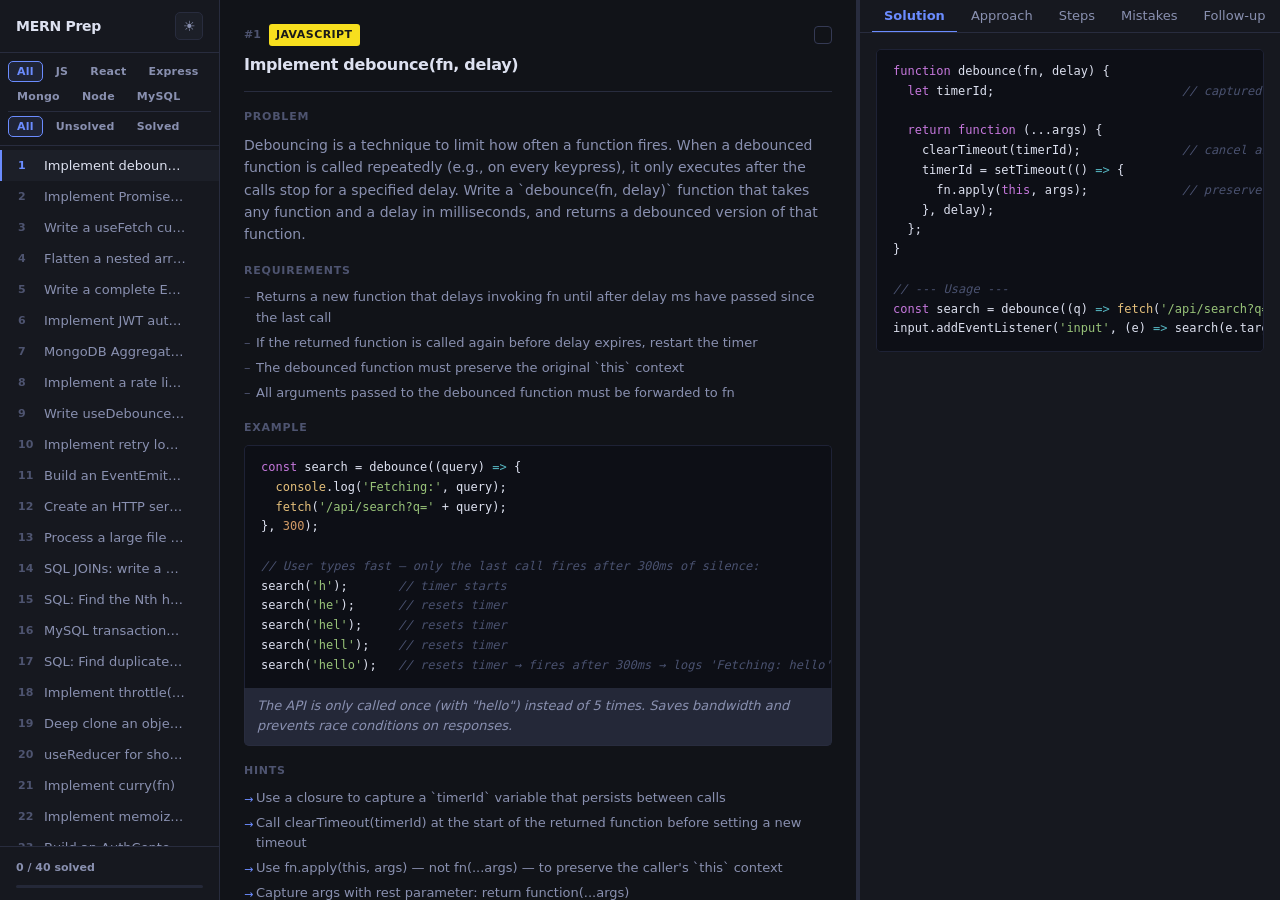
<file: qa/index.html>
<!DOCTYPE html>
<html lang="en" data-theme="dark">
<head>
  <meta charset="UTF-8" />
  <meta name="viewport" content="width=device-width, initial-scale=1.0" />
  <title>MERN Coding Prep</title>
  <link rel="stylesheet" href="styles.css" />
</head>
<body>

<div class="layout">

  <aside class="sidebar">
    <div class="sidebar-head">
      <span class="app-title">MERN Prep</span>
      <button id="theme-btn" class="icon-btn" title="Toggle theme">
        <span id="theme-icon">&#9788;</span>
      </button>
    </div>

    <div class="sidebar-filters">
      <div class="filter-group">
        <button class="filter-btn active" data-filter="all">All</button>
        <button class="filter-btn" data-filter="JavaScript">JS</button>
        <button class="filter-btn" data-filter="React">React</button>
        <button class="filter-btn" data-filter="Express">Express</button>
        <button class="filter-btn" data-filter="MongoDB">Mongo</button>
        <button class="filter-btn" data-filter="Node.js">Node</button>
        <button class="filter-btn" data-filter="MySQL">MySQL</button>
      </div>
      <div class="filter-group">
        <button class="status-btn active" data-status="all">All</button>
        <button class="status-btn" data-status="unsolved">Unsolved</button>
        <button class="status-btn" data-status="solved">Solved</button>
      </div>
    </div>

    <nav id="q-list" class="q-list"></nav>

    <div class="sidebar-foot">
      <span id="progress-text" class="progress-text">0 / 10 solved</span>
      <div class="progress-track">
        <div id="progress-fill" class="progress-fill"></div>
      </div>
    </div>
  </aside>

  <section id="q-pane" class="q-pane"></section>

  <div id="resize-handle" class="resize-handle"></div>

  <section id="a-pane" class="a-pane">
    <div class="tab-bar" id="tab-bar">
      <button class="tab-btn active" data-tab="solution">Solution</button>
      <button class="tab-btn" data-tab="approach">Approach</button>
      <button class="tab-btn" data-tab="steps">Steps</button>
      <button class="tab-btn" data-tab="mistakes">Mistakes</button>
      <button class="tab-btn" data-tab="followup">Follow-up</button>
    </div>
    <div id="tab-content" class="tab-content"></div>
  </section>

</div>

<script src="questions.js"></script>
<script src="answers.js"></script>
<script src="app.js"></script>
</body>
</html>
</file>
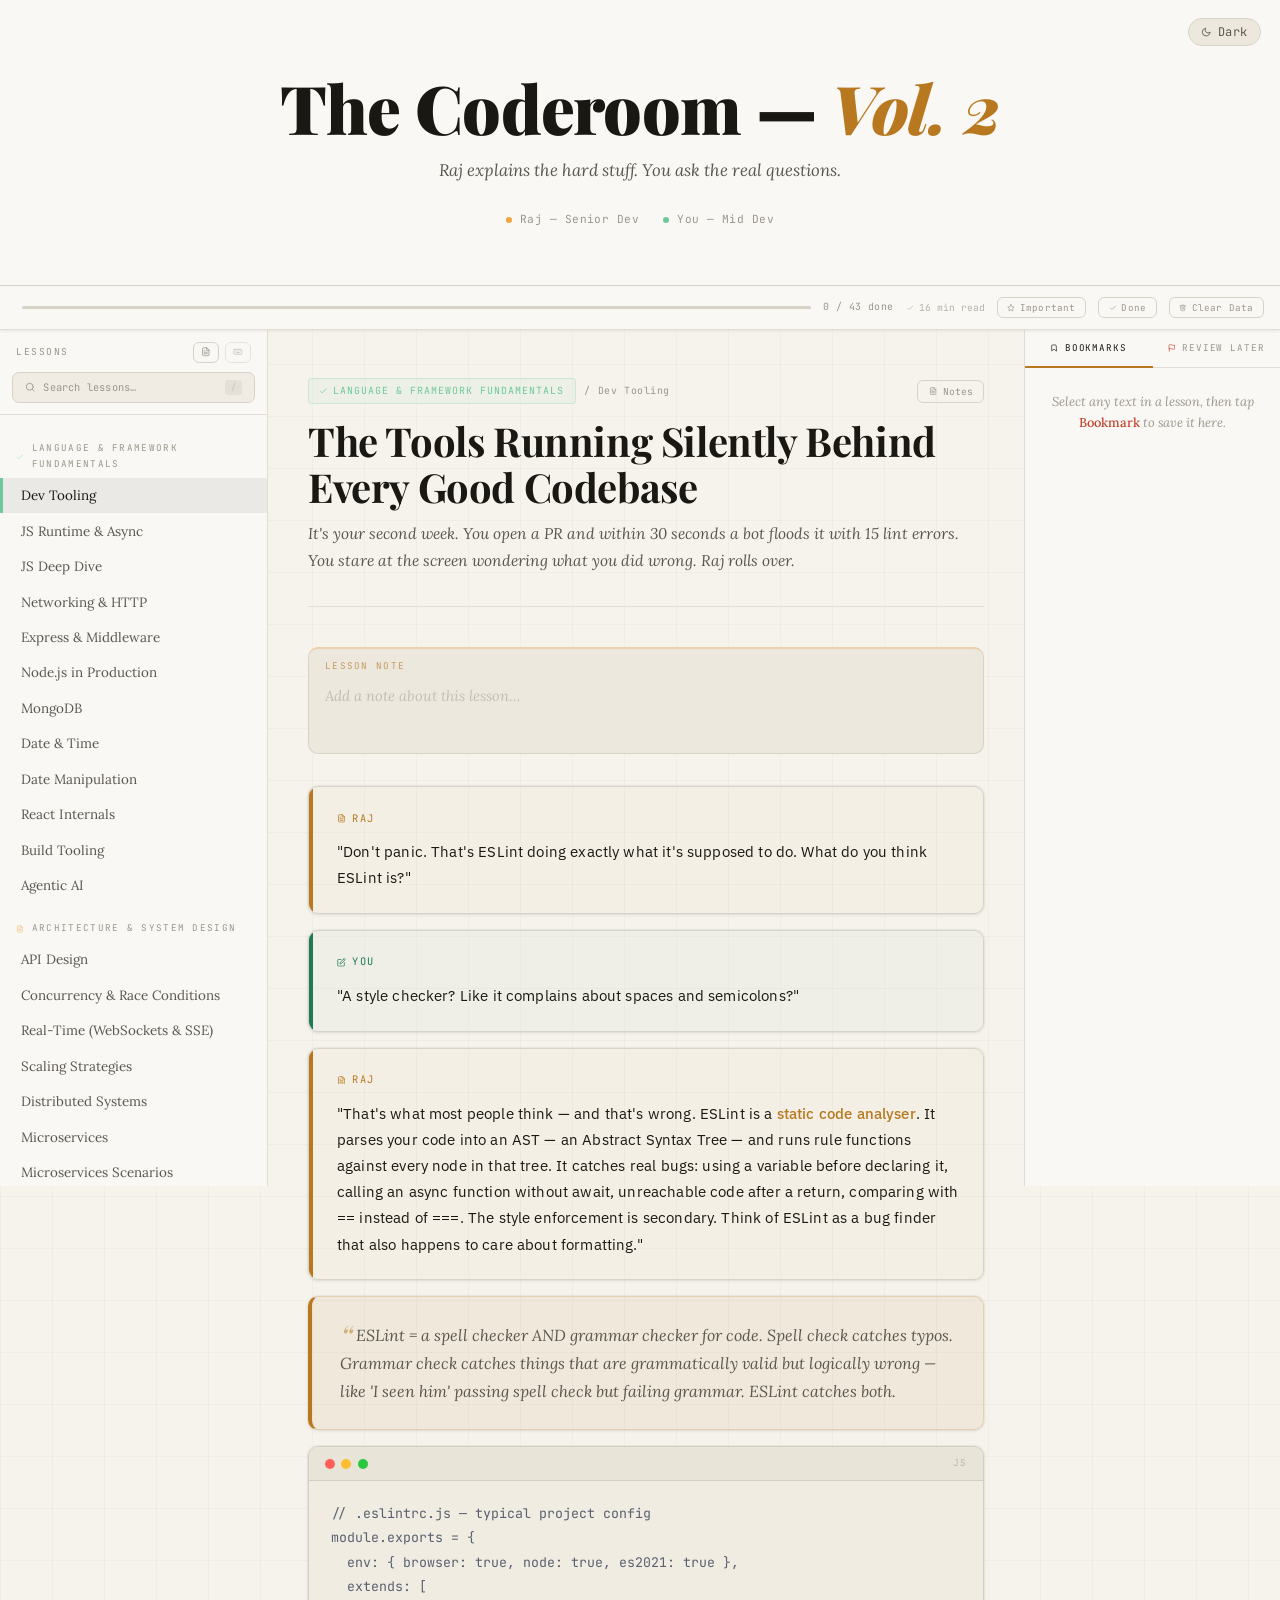
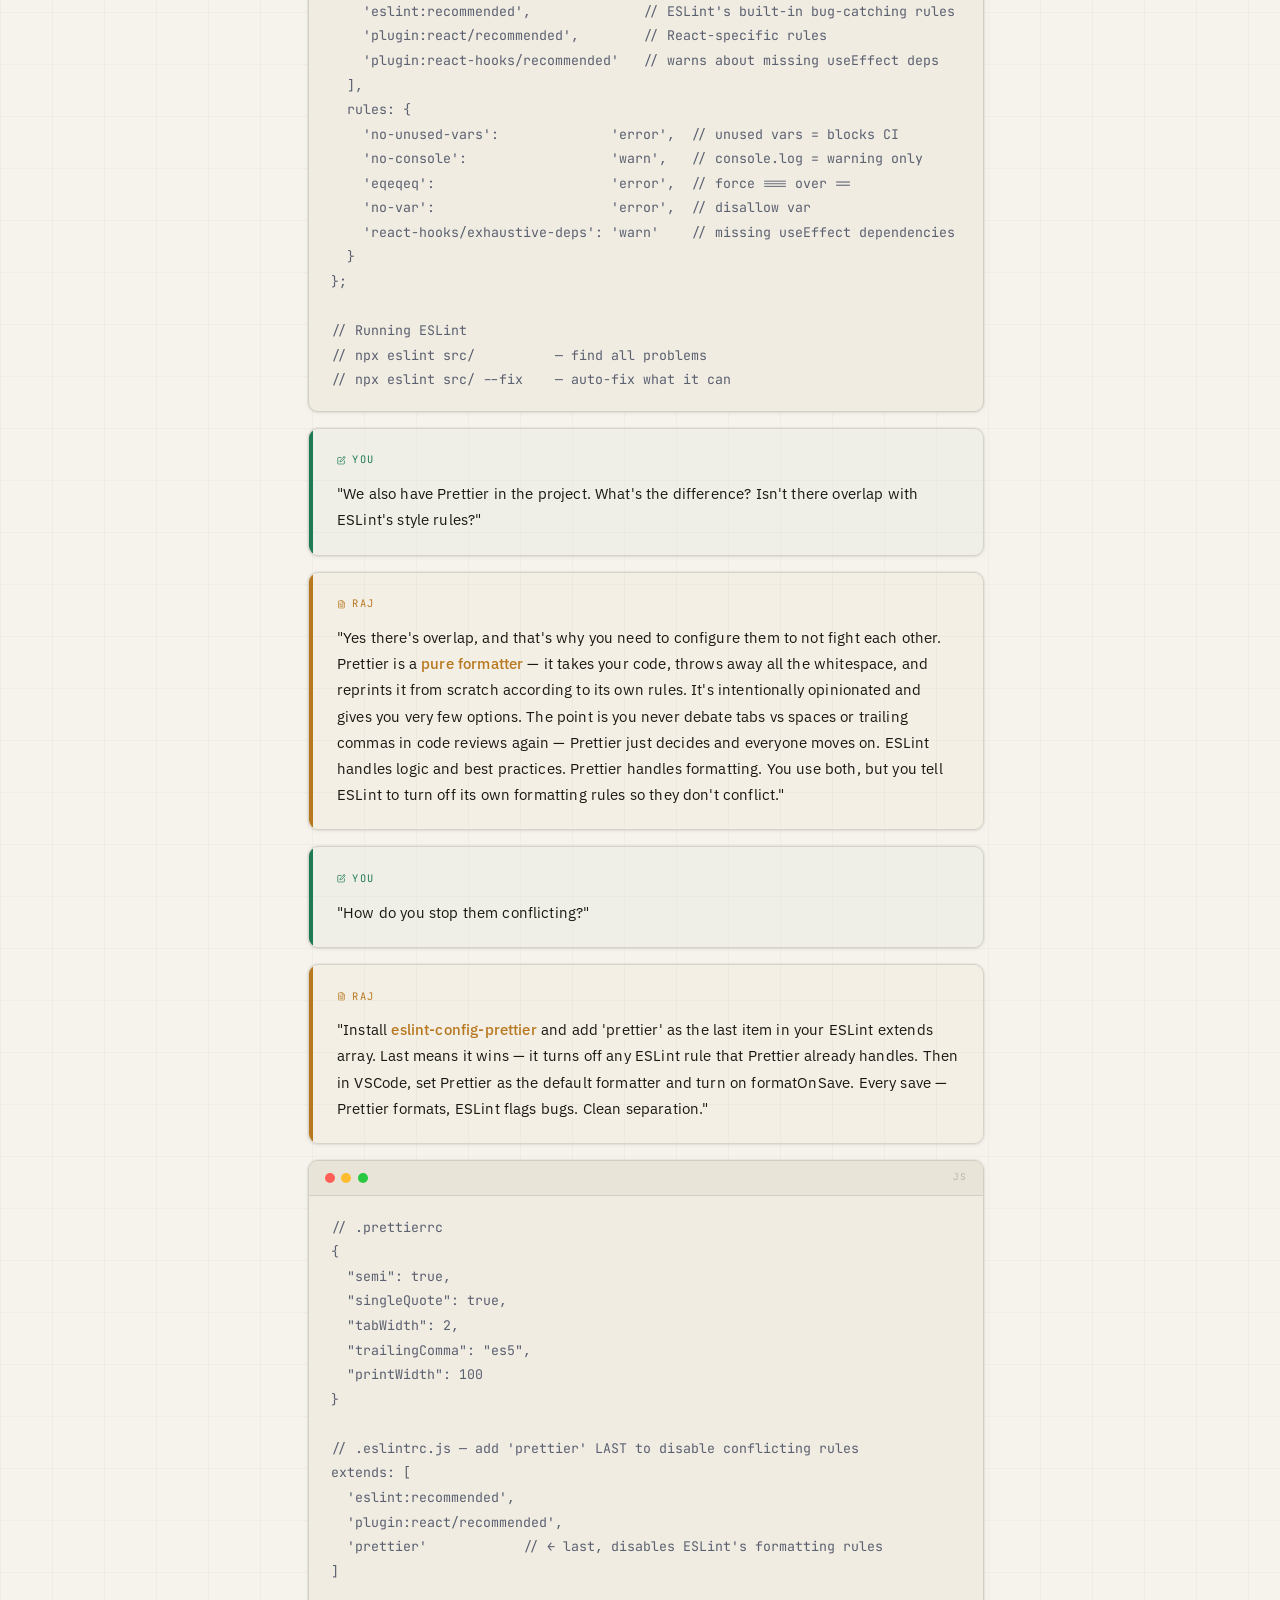
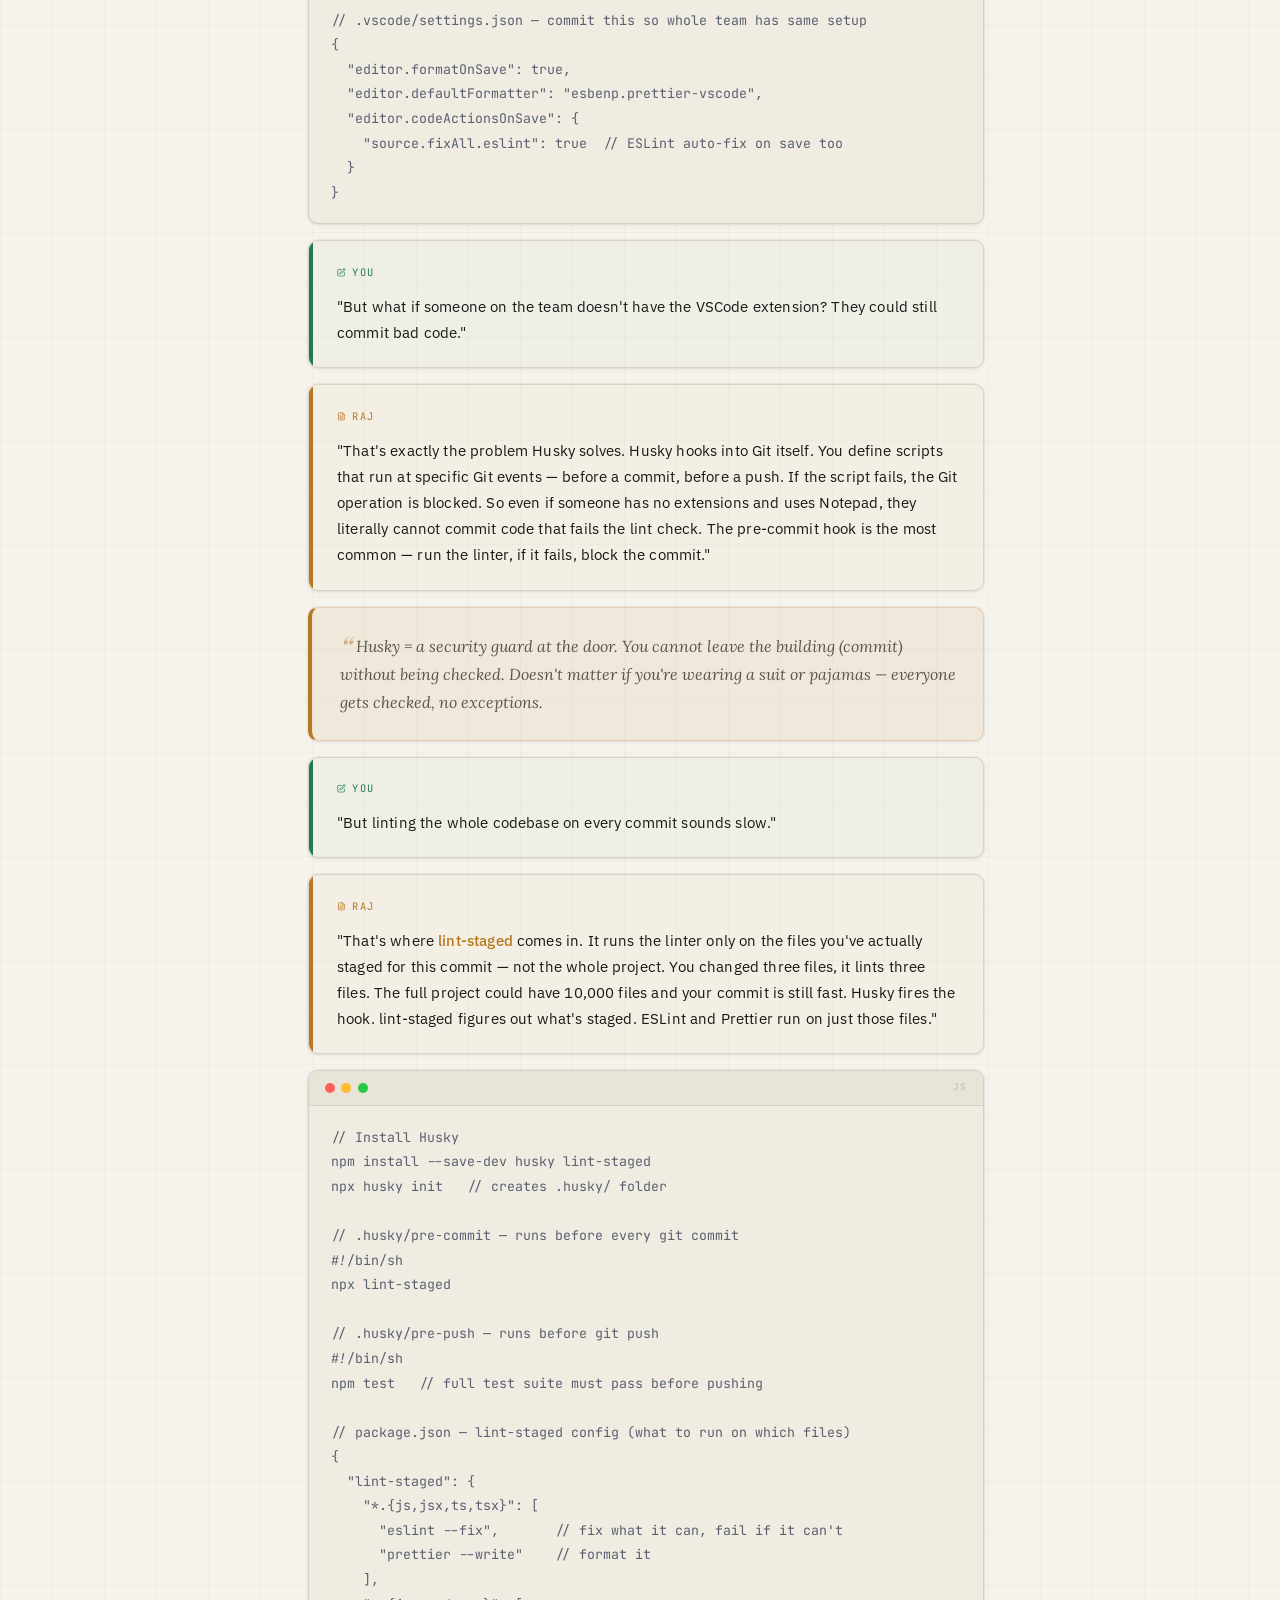
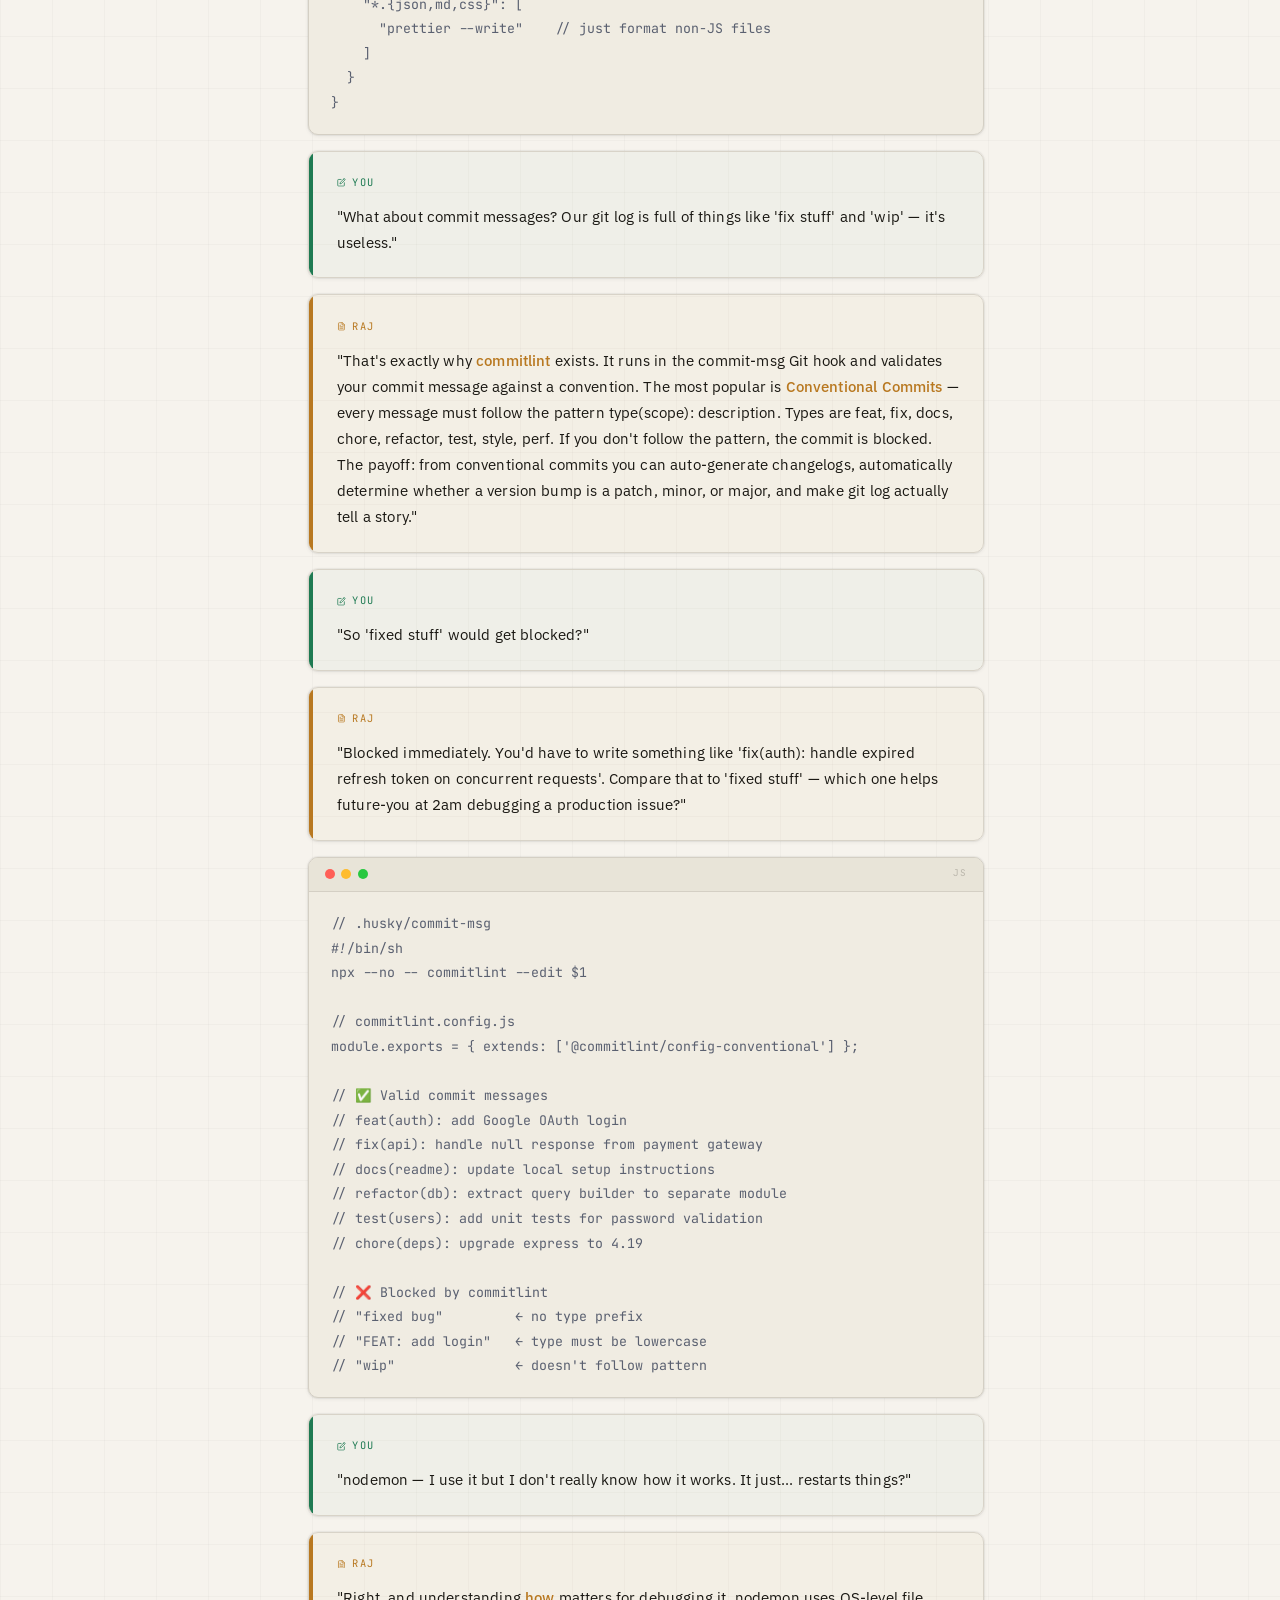
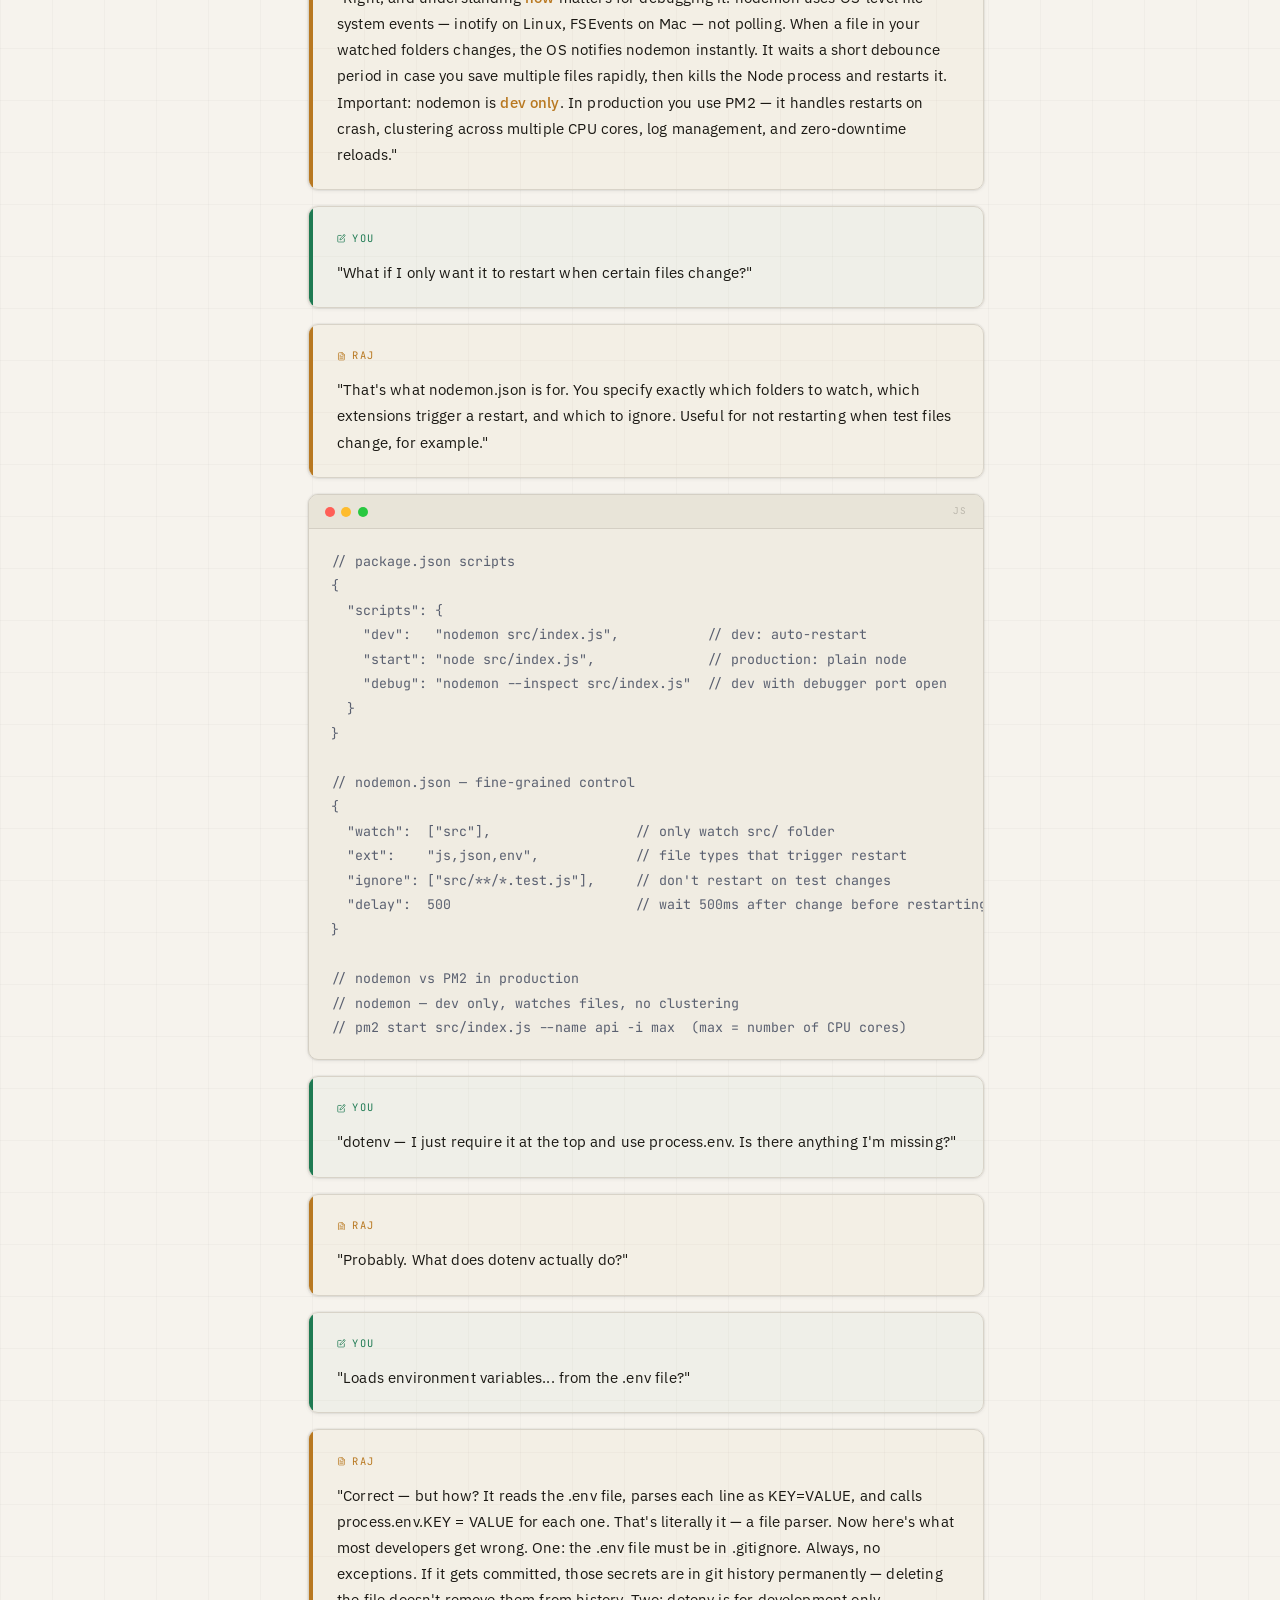
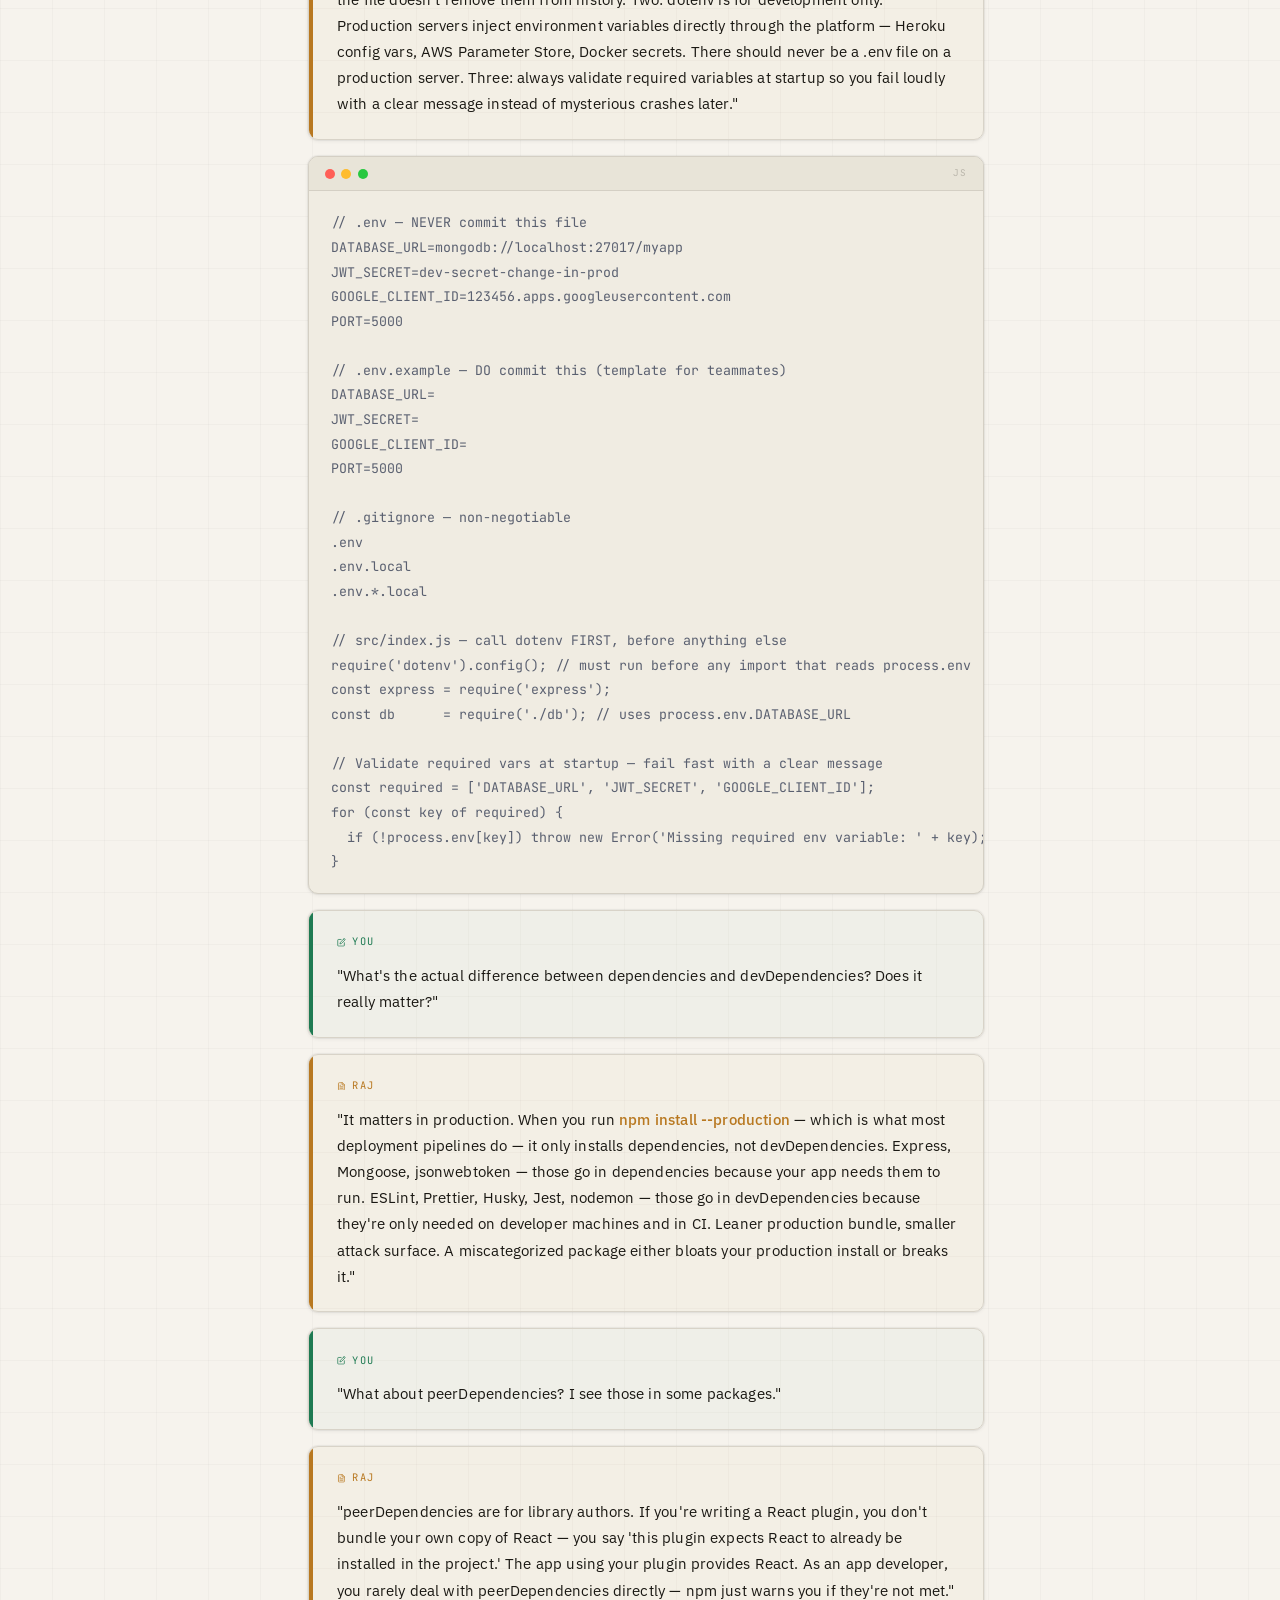
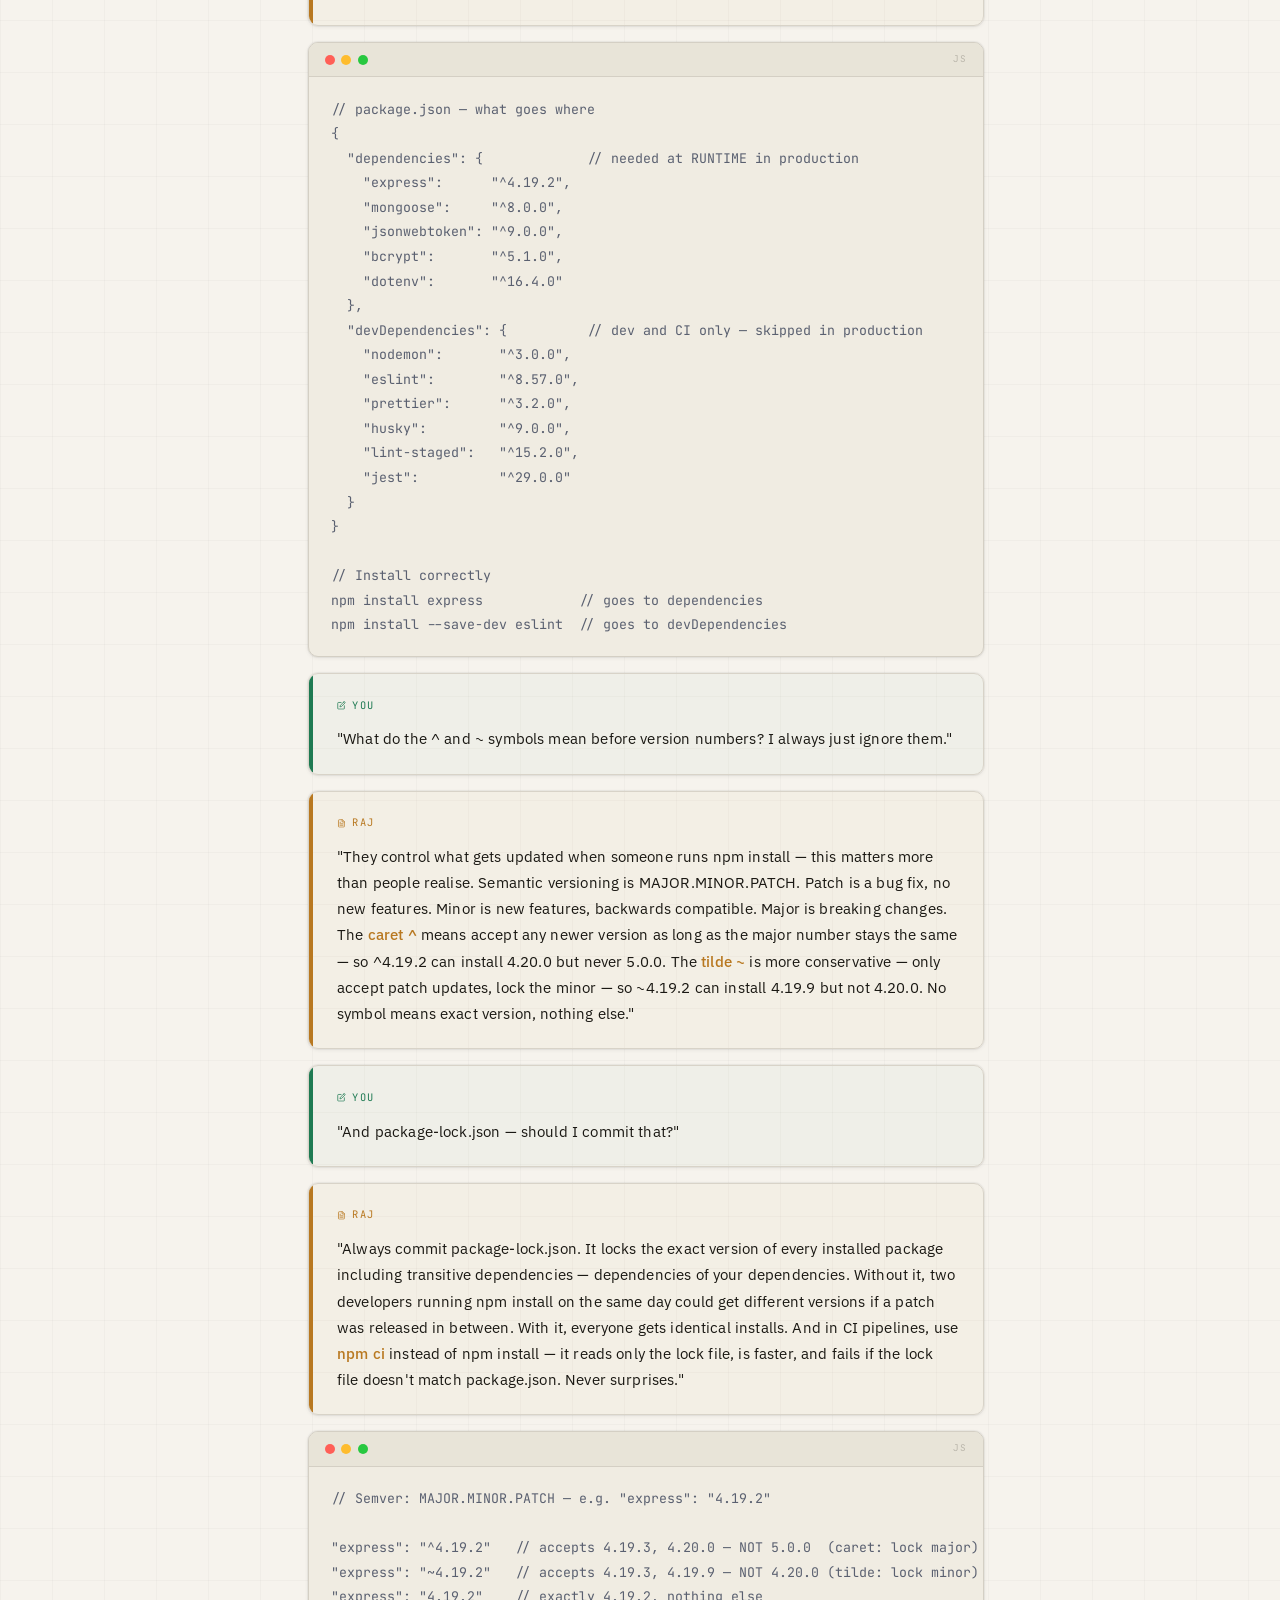
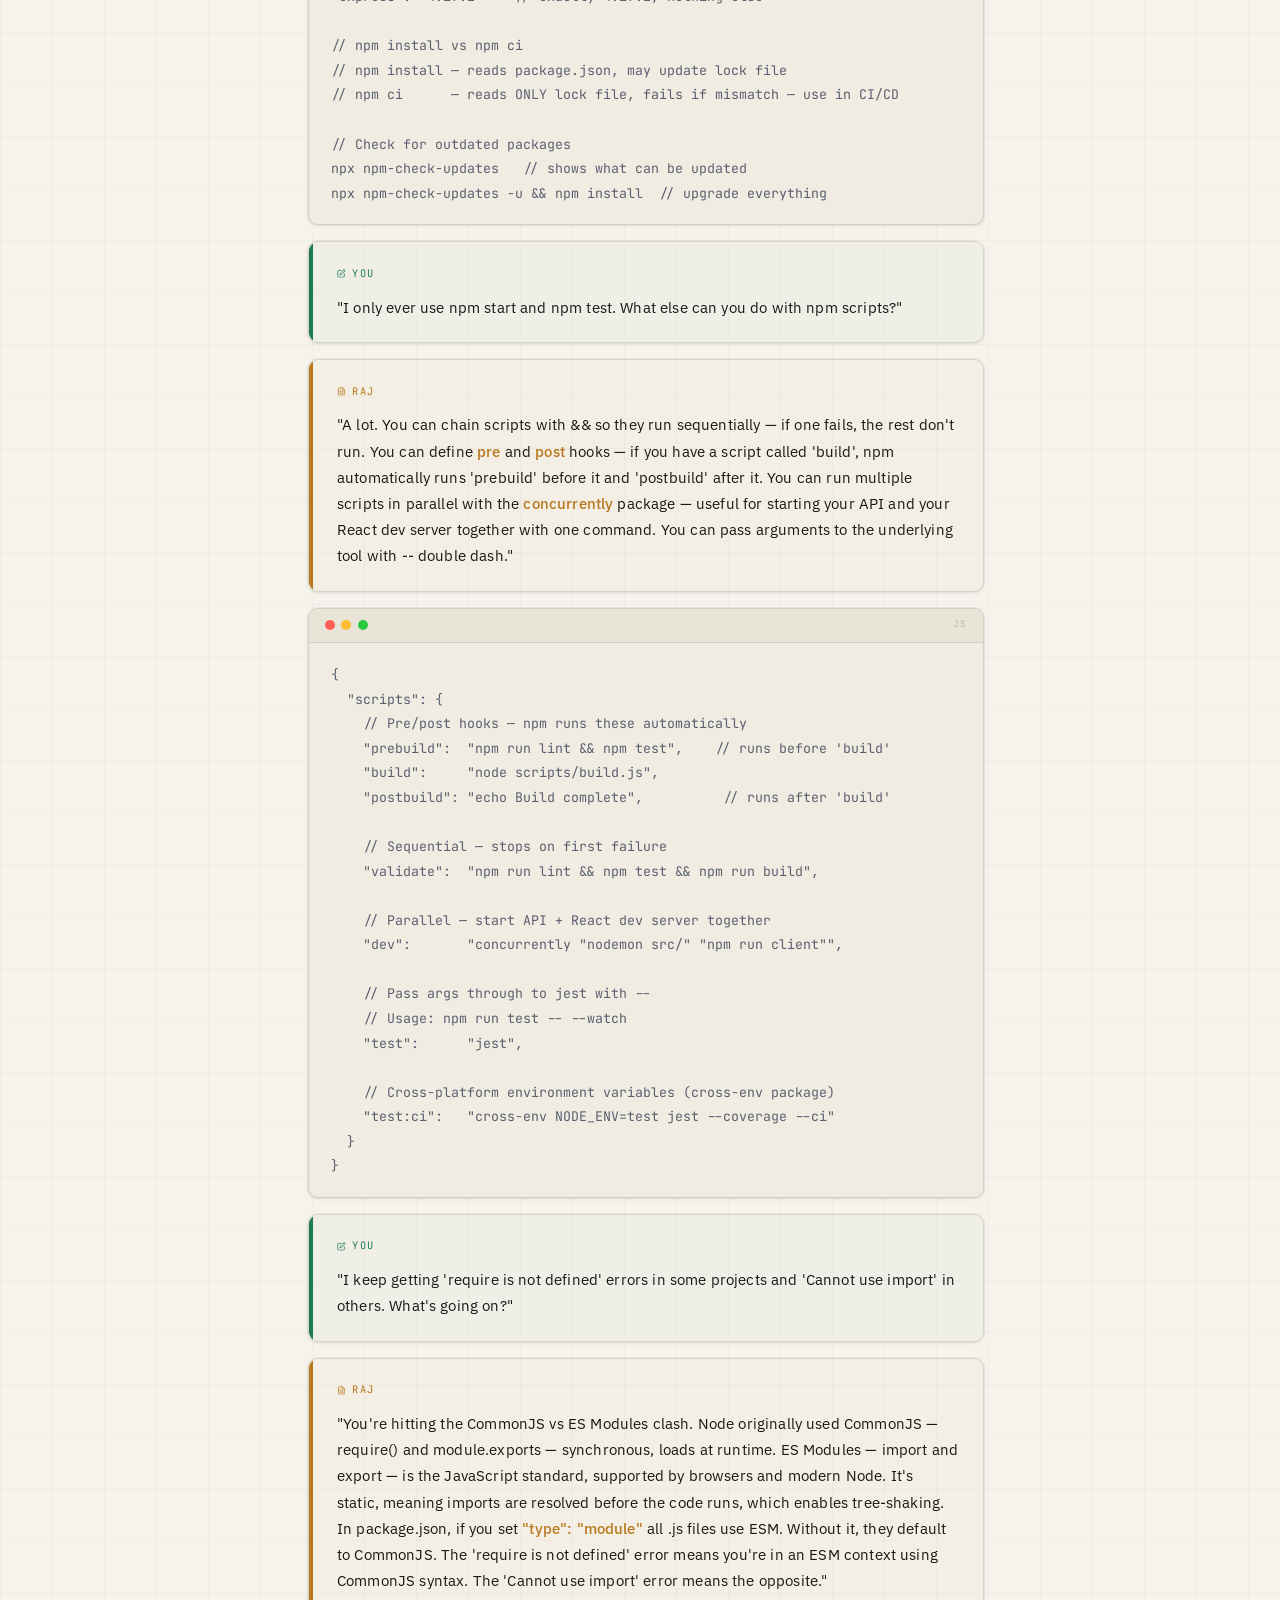
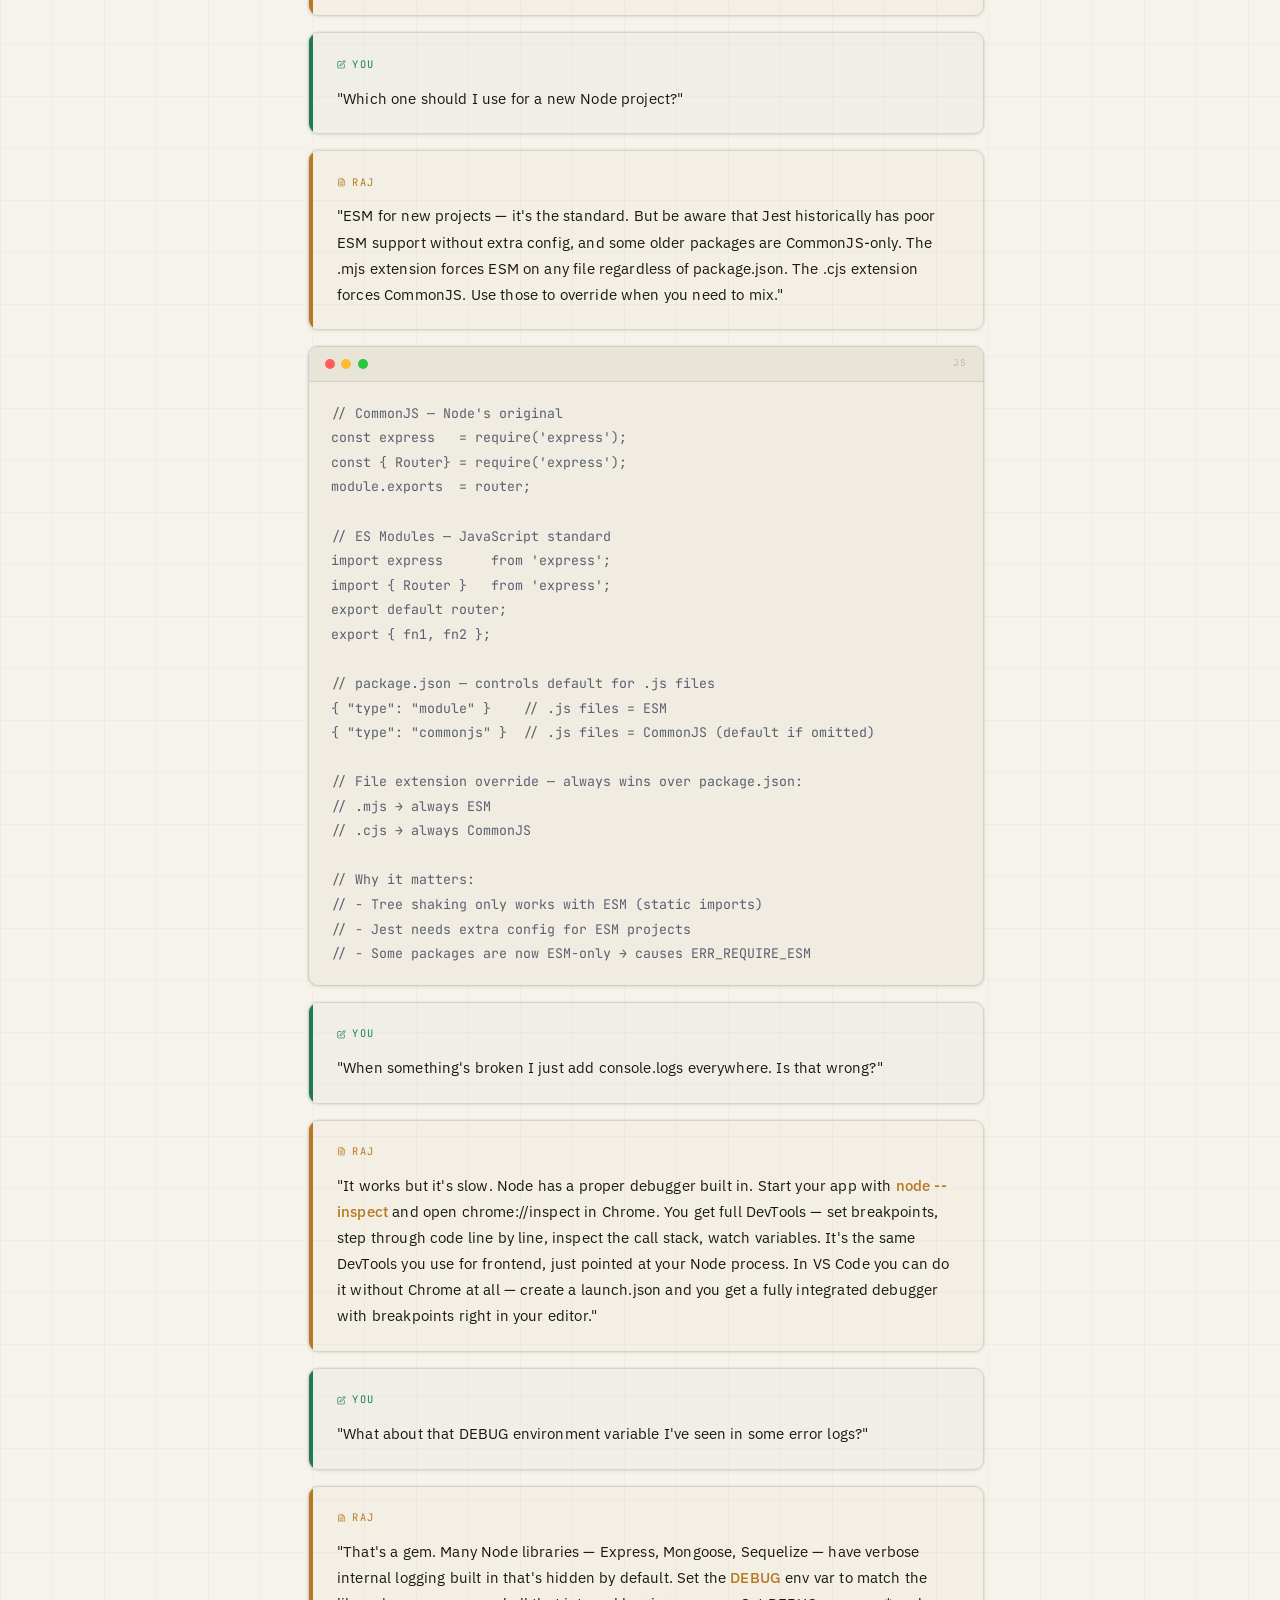
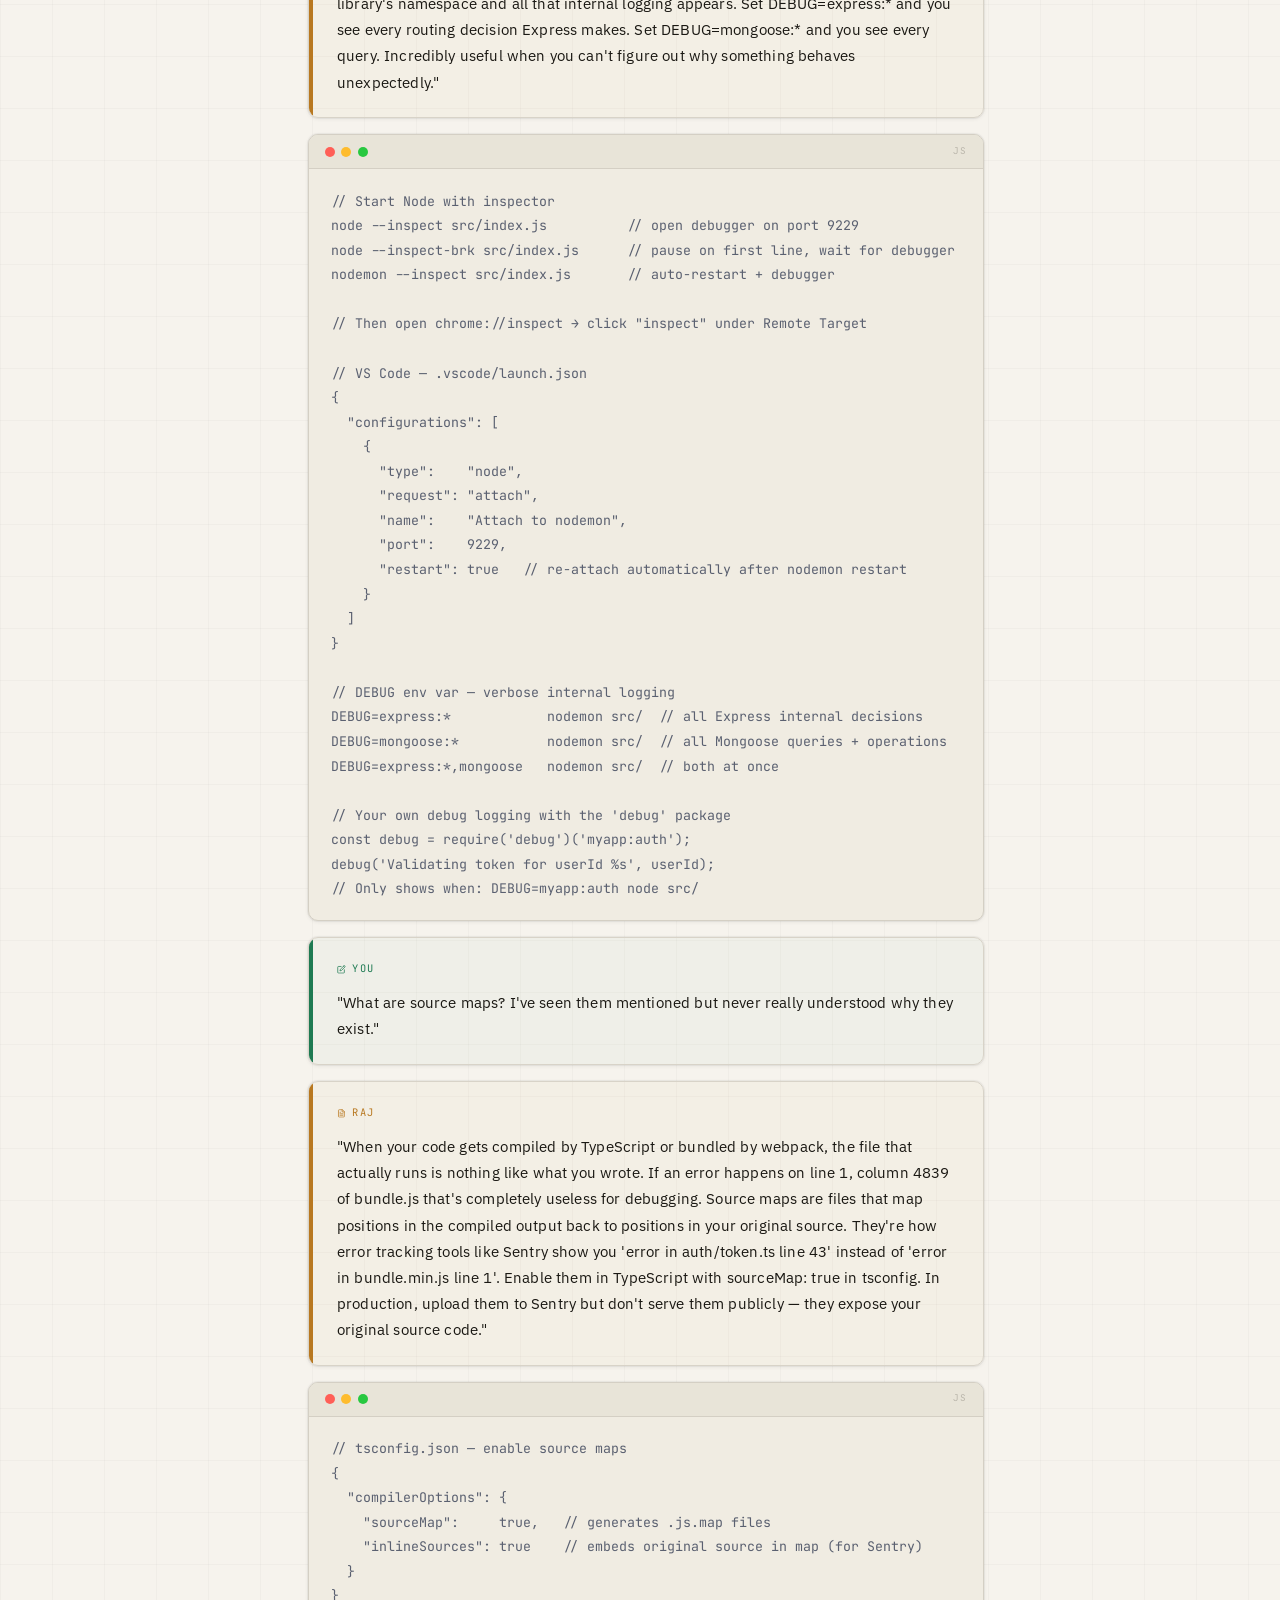
<file: app.html>
<!DOCTYPE html>
<html lang="en">
<head>
<meta charset="UTF-8"/>
<meta name="viewport" content="width=device-width, initial-scale=1.0"/>
<meta name="description" content="The Coderoom — Senior dev mentorship in dialogue form. Raj explains the hard stuff. You ask the real questions."/>
<title>The Coderoom — Vol. 2</title>
<link rel="icon" type="image/svg+xml" href="data:image/svg+xml,%3Csvg xmlns='http://www.w3.org/2000/svg' viewBox='0 0 32 32'%3E%3Crect width='32' height='32' rx='8' fill='%230d0e11'/%3E%3Cpath d='M8 10h10M8 16h16M8 22h12' stroke='%23f0a442' stroke-width='2.5' stroke-linecap='round'/%3E%3C/svg%3E"/>
<link rel="preconnect" href="https://fonts.googleapis.com"/>
<link rel="preconnect" href="https://fonts.gstatic.com" crossorigin/>
<link href="https://fonts.googleapis.com/css2?family=Playfair+Display:ital,wght@0,700;0,900;1,700&family=Lora:ital,wght@0,400;0,500;1,400&family=IBM+Plex+Sans:wght@400;500&family=JetBrains+Mono:ital,wght@0,400;0,500;0,600;1,400&display=swap" rel="stylesheet"/>
<style>
/* ═══════════════════════════════════════════════════════════
   THE CODEROOM — Stylesheet v3
   Fonts: Playfair Display · Lora · JetBrains Mono
═══════════════════════════════════════════════════════════ */

/* ── RESET ── */
*, *::before, *::after { box-sizing: border-box; margin: 0; padding: 0; }

/* ── TOKENS ── */
:root {
  --nav-h:         44px;
  --sidebar-w:     268px;
  --bookmark-w:    256px;
  --content-max:   780px;
  --mobile-nav-h:  54px;

  --bg:            #0d0e11;
  --surface:       #13151a;
  --surface-2:     #191c23;
  --card:          #1a1d26;
  --border:        #252836;
  --border-subtle: #1c1f2b;

  --text-primary:  #e8e6e0;
  --text-secondary:#9a97a0;
  --text-muted:    #5c5a65;

  --amber:         #f0a442;
  --amber-dim:     rgba(240,164,66,0.12);
  --coral:         #f07060;
  --coral-dim:     rgba(240,112,96,0.10);
  --sage:          #6ec99a;
  --sage-dim:      rgba(110,201,154,0.10);
  --sky:           #5bb8f5;
  --violet:        #b388f5;

  --raj:           var(--amber);
  --you:           var(--sage);
  --raj-bg:        rgba(240,164,66,0.04);
  --you-bg:        rgba(110,201,154,0.03);

  --code-bg:       #060709;
  --code-bar:      #0c0e14;
  --code-text:     #8b99b0;
  --code-border:   #252836;

  --analogy-bg:    rgba(240,164,66,0.05);
  --analogy-border:rgba(240,164,66,0.2);
  --summary-bg:    rgba(110,201,154,0.05);
  --summary-border:rgba(110,201,154,0.2);

  --hover:         rgba(255,255,255,0.03);
  --active:        rgba(255,255,255,0.055);

  --shadow-sm:     0 1px 3px rgba(0,0,0,0.4);
  --shadow-md:     0 4px 16px rgba(0,0,0,0.5);
  --shadow-lg:     0 16px 48px rgba(0,0,0,0.7);
  --shadow-glow:   0 0 0 1px rgba(255,255,255,0.04);

  --font-display:  'Playfair Display', Georgia, serif;
  --font-body:     'Lora', Georgia, serif;
  --font-dialogue: 'IBM Plex Sans', system-ui, sans-serif;
  --font-mono:     'JetBrains Mono', 'Courier New', monospace;

  --t-fast:        0.12s ease;
  --t-base:        0.2s ease;

  /* ── Z-INDEX SCALE ──
     100  sticky desktop sidebar / header elements
     200  sticky progress bar
     210  storage warning banner
     400  mobile overlay dim
     430  mobile bottom nav
     450  mobile sidebar slide-in  (above bottom nav — covers it when open)
     460  mobile bookmark sheet    (above bottom nav — covers it when open)
     500  search overlay
     600  all-notes overlay
     700  keyboard shortcuts modal
     9000 selection toolbar
  */
  --z-sticky:      100;
  --z-progress:    200;
  --z-warning:     210;
  --z-overlay:     400;
  --z-bottomnav:   430;
  --z-sidebar-mob: 450;
  --z-bookmark-mob:460;
  --z-search:      500;
  --z-notes-modal: 600;
  --z-kb-modal:    700;
  --z-toolbar:     9000;

  color-scheme: dark;
}

html[data-theme="light"] {
  color-scheme: light;
  --bg:            #f6f3ed;
  --surface:       #faf8f4;
  --surface-2:     #f0ece4;
  --card:          #ece8de;
  --border:        #d8d3c8;
  --border-subtle: #e2ddd4;
  --text-primary:  #1a1813;
  --text-secondary:#5a574f;
  --text-muted:    #9a968c;
  --amber:         #b87820;
  --amber-dim:     rgba(184,120,32,0.10);
  --coral:         #c0402c;
  --coral-dim:     rgba(192,64,44,0.08);
  --sage:          #1e7a52;
  --sage-dim:      rgba(30,122,82,0.08);
  --raj-bg:        rgba(184,120,32,0.04);
  --you-bg:        rgba(30,122,82,0.03);
  --code-bg:       #f0ece2;
  --code-bar:      #e8e4d8;
  --code-text:     #5a6070;
  --code-border:   #d4cfc4;
  --analogy-bg:    rgba(184,120,32,0.06);
  --analogy-border:rgba(184,120,32,0.22);
  --summary-bg:    rgba(30,122,82,0.05);
  --summary-border:rgba(30,122,82,0.2);
  --hover:         rgba(0,0,0,0.03);
  --active:        rgba(0,0,0,0.06);
  --shadow-sm:     0 1px 3px rgba(0,0,0,0.08);
  --shadow-md:     0 4px 16px rgba(0,0,0,0.12);
  --shadow-lg:     0 16px 48px rgba(0,0,0,0.18);
  --shadow-glow:   0 0 0 1px rgba(0,0,0,0.06);
  --card-shadow:   0 1px 4px rgba(0,0,0,0.07), 0 0 0 1px rgba(0,0,0,0.04);
}

/* ── BASE ── */
html { scroll-behavior: smooth; -webkit-text-size-adjust: 100%; }

body {
  background: var(--bg);
  color: var(--text-primary);
  font-family: var(--font-body);
  font-size: 16px;
  line-height: 1.7;
  min-height: 100vh;
  overflow-x: hidden;
  background-image:
    linear-gradient(rgba(255,255,255,0.012) 1px, transparent 1px),
    linear-gradient(90deg, rgba(255,255,255,0.012) 1px, transparent 1px);
  background-size: 52px 52px;
}
html[data-theme="light"] body {
  background-image:
    linear-gradient(rgba(0,0,0,0.025) 1px, transparent 1px),
    linear-gradient(90deg, rgba(0,0,0,0.025) 1px, transparent 1px);
}

::-webkit-scrollbar { width: 5px; height: 5px; }
::-webkit-scrollbar-track { background: transparent; }
::-webkit-scrollbar-thumb { background: var(--border); border-radius: 99px; }
* { scrollbar-width: thin; scrollbar-color: var(--border) transparent; }
:focus-visible { outline: 2px solid var(--amber); outline-offset: 2px; }
button:focus:not(:focus-visible) { outline: none; }

/* ── SVG ICONS ── */
.icon {
  display: inline-block;
  width: 1em;
  height: 1em;
  vertical-align: -0.125em;
  fill: none;
  stroke: currentColor;
  stroke-width: 2;
  stroke-linecap: round;
  stroke-linejoin: round;
  flex-shrink: 0;
}
.icon-lg { width: 1.15em; height: 1.15em; }
.icon-sm { width: 0.85em; height: 0.85em; }

/* ── THEME TOGGLE ── */
.theme-toggle {
  position: absolute;
  top: 1.1rem; right: 1.2rem;
  background: var(--card);
  border: 1px solid var(--border);
  border-radius: 99px;
  padding: 0.32rem 0.75rem;
  cursor: pointer;
  font-size: 0.75rem;
  font-family: var(--font-mono);
  color: var(--text-secondary);
  letter-spacing: 0.04em;
  z-index: var(--z-sticky);
  display: flex;
  align-items: center;
  gap: 0.4rem;
  transition: border-color var(--t-base), transform var(--t-fast);
}
.theme-toggle:hover { border-color: var(--amber); transform: scale(1.05); }

/* ── HEADER ── */
header {
  position: relative;
  z-index: 1;
  padding: 4.5rem 2rem 3.5rem;
  text-align: center;
  border-bottom: 1px solid var(--border);
  overflow: hidden;
  background: var(--surface);
}

header h1 {
  font-family: var(--font-display);
  font-weight: 900;
  font-size: clamp(2.4rem, 6vw, 4.2rem);
  line-height: 1.05;
  letter-spacing: -0.01em;
  color: var(--text-primary);
}

/* Intentional: one accent word, no gradient */
header h1 em {
  font-style: italic;
  color: var(--amber);
}

header > p {
  color: var(--text-secondary);
  font-style: italic;
  margin-top: 0.85rem;
  font-size: 1.05rem;
}

.header-meta {
  display: flex;
  justify-content: center;
  align-items: center;
  gap: 1.5rem;
  margin-top: 1.6rem;
  flex-wrap: wrap;
}

.header-speaker {
  display: flex;
  align-items: center;
  gap: 0.5rem;
  font-family: var(--font-mono);
  font-size: 0.7rem;
  color: var(--text-muted);
  letter-spacing: 0.04em;
}

.speaker-dot {
  width: 6px; height: 6px;
  border-radius: 50%;
  flex-shrink: 0;
}

/* ── PROGRESS BAR ── */
.progress-wrap {
  position: sticky;
  top: 0;
  z-index: var(--z-progress);
  height: var(--nav-h);
  padding: 0 1rem 0 1.4rem;
  border-bottom: 1px solid var(--border-subtle);
  background: var(--surface);
  display: flex;
  align-items: center;
  gap: 0.75rem;
  box-shadow: var(--shadow-sm);
  backdrop-filter: blur(8px);
  -webkit-backdrop-filter: blur(8px);
}

/* Action buttons living in the progress bar */
.progress-action-btn {
  background: none;
  border: 1px solid var(--border);
  border-radius: 6px;
  color: var(--text-muted);
  cursor: pointer;
  font-family: var(--font-mono);
  font-size: 0.58rem;
  letter-spacing: 0.02em;
  padding: 0.22rem 0.6rem;
  display: none;          /* hidden until a lesson is open */
  align-items: center;
  gap: 0.3rem;
  flex-shrink: 0;
  white-space: nowrap;
  transition: border-color var(--t-fast), color var(--t-fast),
              background var(--t-fast), opacity var(--t-fast);
}
.progress-action-btn.visible { display: flex; }

.progress-action-btn.done-btn:hover        { border-color: var(--sage); color: var(--sage); }
.progress-action-btn.done-btn.active       { border-color: var(--sage); color: var(--sage); background: var(--sage-dim); }

.progress-action-btn.important-btn:hover   { border-color: #f5c842; color: #f5c842; }
.progress-action-btn.important-btn.active  { border-color: #f5c842; color: #f5c842; background: rgba(245,200,66,0.10); }
.progress-action-btn.important-btn.active .prog-star { fill: #f5c842; }

.progress-track {
  flex: 1;
  height: 3px;
  background: var(--border);
  border-radius: 99px;
  overflow: hidden;
  min-width: 0;
}

.progress-fill {
  height: 100%;
  background: var(--amber);
  border-radius: 99px;
  width: 0%;
  transition: width 0.5s cubic-bezier(0.4,0,0.2,1);
}

.progress-label {
  font-family: var(--font-mono);
  font-size: 0.62rem;
  color: var(--text-muted);
  white-space: nowrap;
  letter-spacing: 0.04em;
  flex-shrink: 0;
}

.progress-read-time {
  font-family: var(--font-mono);
  font-size: 0.6rem;
  color: var(--text-muted);
  white-space: nowrap;
  display: flex;
  align-items: center;
  gap: 0.3rem;
  flex-shrink: 0;
  opacity: 0.7;
}

/* ── STORAGE WARNING BANNER ── */
.storage-warning {
  display: none;
  background: rgba(240,112,96,0.12);
  border-bottom: 1px solid rgba(240,112,96,0.3);
  padding: 0.55rem 1.4rem;
  font-family: var(--font-mono);
  font-size: 0.65rem;
  color: var(--coral);
  letter-spacing: 0.02em;
  align-items: center;
  gap: 0.6rem;
  position: relative;
  z-index: var(--z-warning);
}
.storage-warning.visible { display: flex; }
.storage-warning-close {
  margin-left: auto;
  background: none;
  border: none;
  color: var(--coral);
  cursor: pointer;
  font-size: 0.8rem;
  line-height: 1;
  padding: 0.1rem 0.3rem;
  opacity: 0.7;
  flex-shrink: 0;
}
.storage-warning-close:hover { opacity: 1; }

/* ── CLEAR DATA BUTTON (in progress bar) ── */
.clear-data-btn {
  background: none;
  border: 1px solid var(--border);
  border-radius: 6px;
  color: var(--text-muted);
  cursor: pointer;
  font-family: var(--font-mono);
  font-size: 0.58rem;
  letter-spacing: 0.02em;
  padding: 0.22rem 0.6rem;
  display: flex;
  align-items: center;
  gap: 0.3rem;
  flex-shrink: 0;
  white-space: nowrap;
  transition: border-color var(--t-fast), color var(--t-fast), background var(--t-fast);
  margin-left: auto;
}
.clear-data-btn:hover {
  border-color: var(--coral);
  color: var(--coral);
  background: var(--coral-dim);
}

/* ── CLEAR DATA MODAL ── */
.clear-data-overlay {
  position: fixed;
  inset: 0;
  background: rgba(0,0,0,0.65);
  backdrop-filter: blur(4px);
  -webkit-backdrop-filter: blur(4px);
  z-index: 800;
  display: flex;
  align-items: center;
  justify-content: center;
  padding: 1rem;
  opacity: 0;
  pointer-events: none;
  transition: opacity var(--t-base);
}
.clear-data-overlay.open {
  opacity: 1;
  pointer-events: all;
}
.clear-data-modal {
  background: var(--surface);
  border: 1px solid var(--border);
  border-radius: 14px;
  width: 100%;
  max-width: 420px;
  padding: 1.5rem 1.5rem 1.3rem;
  box-shadow: var(--shadow-lg);
  display: flex;
  flex-direction: column;
  gap: 0.9rem;
  transform: translateY(12px) scale(0.98);
  transition: transform var(--t-base);
}
.clear-data-overlay.open .clear-data-modal {
  transform: translateY(0) scale(1);
}
.clear-data-header {
  display: flex;
  align-items: center;
  justify-content: space-between;
}
.clear-data-title-row {
  display: flex;
  align-items: center;
  gap: 0.5rem;
}
.clear-data-title {
  font-family: var(--font-mono);
  font-size: 0.8rem;
  letter-spacing: 0.08em;
  text-transform: uppercase;
  color: var(--text-primary);
}
.clear-data-close {
  background: none;
  border: none;
  color: var(--text-muted);
  cursor: pointer;
  padding: 0.2rem;
  display: flex;
  align-items: center;
  opacity: 0.6;
  transition: opacity var(--t-fast);
}
.clear-data-close:hover { opacity: 1; }

.clear-data-subtitle {
  font-family: var(--font-mono);
  font-size: 0.65rem;
  color: var(--text-muted);
  letter-spacing: 0.02em;
  margin-top: -0.3rem;
}

.clear-data-options {
  display: flex;
  flex-direction: column;
  gap: 0.2rem;
}

.clear-option {
  display: flex;
  align-items: center;
  gap: 0.75rem;
  padding: 0.65rem 0.75rem;
  border-radius: 8px;
  cursor: pointer;
  border: 1px solid transparent;
  transition: background var(--t-fast), border-color var(--t-fast);
}
.clear-option:hover { background: var(--hover); }
.clear-option:has(.clear-checkbox:checked) {
  background: var(--coral-dim);
  border-color: rgba(240,112,96,0.25);
}
.clear-option-all {
  background: var(--surface-2);
  border: 1px dashed var(--border);
}
.clear-option-all:has(.clear-checkbox:checked) {
  background: rgba(240,112,96,0.08);
  border-color: rgba(240,112,96,0.35);
}

.clear-checkbox {
  width: 15px;
  height: 15px;
  flex-shrink: 0;
  accent-color: var(--coral);
  cursor: pointer;
}

.clear-option-body { display: flex; flex-direction: column; gap: 0.15rem; }

.clear-option-label {
  display: flex;
  align-items: center;
  gap: 0.4rem;
  font-family: var(--font-mono);
  font-size: 0.7rem;
  letter-spacing: 0.04em;
  color: var(--text-primary);
}
.clear-option-desc {
  font-family: var(--font-mono);
  font-size: 0.6rem;
  color: var(--text-muted);
  letter-spacing: 0.02em;
}

.clear-data-divider {
  height: 1px;
  background: var(--border-subtle);
  margin: 0 -0.25rem;
}

.clear-data-actions {
  display: flex;
  align-items: center;
  justify-content: flex-end;
  gap: 0.6rem;
  margin-top: 0.1rem;
}
.clear-cancel-btn {
  background: none;
  border: 1px solid var(--border);
  border-radius: 7px;
  color: var(--text-secondary);
  cursor: pointer;
  font-family: var(--font-mono);
  font-size: 0.67rem;
  letter-spacing: 0.03em;
  padding: 0.45rem 1rem;
  transition: border-color var(--t-fast), color var(--t-fast);
}
.clear-cancel-btn:hover { border-color: var(--text-secondary); color: var(--text-primary); }

.clear-confirm-btn {
  background: var(--coral-dim);
  border: 1px solid rgba(240,112,96,0.4);
  border-radius: 7px;
  color: var(--coral);
  cursor: pointer;
  font-family: var(--font-mono);
  font-size: 0.67rem;
  letter-spacing: 0.03em;
  padding: 0.45rem 1rem;
  display: flex;
  align-items: center;
  gap: 0.35rem;
  transition: background var(--t-fast), border-color var(--t-fast), opacity var(--t-fast);
}
.clear-confirm-btn:hover:not(:disabled) {
  background: rgba(240,112,96,0.2);
  border-color: var(--coral);
}
.clear-confirm-btn:disabled {
  opacity: 0.35;
  cursor: not-allowed;
}

/* ── APP LAYOUT ── */
.app {
  position: relative;
  z-index: 1;
  display: grid;
  grid-template-columns: var(--sidebar-w) 1fr;
  align-items: start;
  min-height: calc(100vh - var(--nav-h));
}

@media (min-width: 1160px) {
  .app { grid-template-columns: var(--sidebar-w) 1fr var(--bookmark-w); }
  .bookmark-panel { display: flex !important; }
}

/* ── TABLET (768px–1159px) ──
   Sidebar stays visible. Bookmark panel hidden (no room).
   Content padding tightened. No hamburger needed.
*/
@media (min-width: 768px) and (max-width: 1159px) {
  :root { --sidebar-w: 220px; }
  .content { padding: 2.5rem 1.8rem 4rem; }
}

/* ── SIDEBAR ── */
.sidebar {
  border-right: 1px solid var(--border-subtle);
  position: sticky;
  top: var(--nav-h);
  height: calc(100vh - var(--nav-h));
  overflow: hidden;
  display: flex;
  flex-direction: column;
  background: var(--surface);
  min-width: 0;
  z-index: var(--z-sticky);
}

.sidebar-topbar {
  display: flex;
  flex-direction: column;
  border-bottom: 1px solid var(--border-subtle);
  flex-shrink: 0;
}

.sidebar-topbar-row1 {
  display: flex;
  align-items: center;
  gap: 0.4rem;
  padding: 0.7rem 1rem 0.55rem;
}

.sidebar-topbar-row2 {
  padding: 0 0.75rem 0.7rem;
}

.sidebar-search-btn {
  display: flex;
  align-items: center;
  gap: 0.5rem;
  width: 100%;
  background: var(--surface-2);
  border: 1px solid var(--border);
  border-radius: 7px;
  color: var(--text-muted);
  cursor: pointer;
  padding: 0.45rem 0.75rem;
  font-family: var(--font-mono);
  font-size: 0.65rem;
  letter-spacing: 0.02em;
  transition: border-color var(--t-fast), color var(--t-fast), background var(--t-fast);
  text-align: left;
}

.sidebar-search-btn:hover {
  border-color: var(--amber);
  color: var(--amber);
  background: var(--amber-dim);
}

.sidebar-search-shortcut {
  margin-left: auto;
  font-size: 0.56rem;
  opacity: 0.45;
  background: var(--border);
  border-radius: 3px;
  padding: 0.1rem 0.35rem;
  letter-spacing: 0.04em;
  flex-shrink: 0;
}

.sidebar-brand {
  font-family: var(--font-mono);
  font-size: 0.6rem;
  letter-spacing: 0.16em;
  text-transform: uppercase;
  color: var(--text-muted);
  margin-right: auto;
}

.icon-btn {
  background: none;
  border: 1px solid var(--border);
  border-radius: 6px;
  color: var(--text-muted);
  cursor: pointer;
  padding: 0.3rem 0.45rem;
  line-height: 1;
  display: flex;
  align-items: center;
  justify-content: center;
  gap: 0.3rem;
  font-family: var(--font-mono);
  font-size: 0.6rem;
  letter-spacing: 0.02em;
  transition: border-color var(--t-fast), color var(--t-fast), background var(--t-fast);
  flex-shrink: 0;
  white-space: nowrap;
}

.icon-btn:hover { border-color: var(--amber); color: var(--amber); background: var(--amber-dim); }

.sidebar-nav-scroll {
  flex: 1;
  overflow-y: auto;
  overflow-x: hidden;
  padding: 0.75rem 0 1.5rem;
}

.sidebar-section { margin-bottom: 0.25rem; }

.cat-header {
  display: flex;
  align-items: center;
  gap: 0.5rem;
  padding: 0.85rem 1rem 0.35rem;
  font-family: var(--font-mono);
  font-size: 0.58rem;
  letter-spacing: 0.14em;
  text-transform: uppercase;
  color: var(--text-muted);
}

.cat-header .icon { opacity: 0.6; }

.lesson-btn {
  display: flex;
  align-items: center;
  justify-content: space-between;
  width: 100%;
  text-align: left;
  padding: 0.52rem 1rem 0.52rem 1.1rem;
  font-family: var(--font-body);
  font-size: 0.84rem;
  color: var(--text-secondary);
  background: transparent;
  border: none;
  border-left: 3px solid transparent;
  cursor: pointer;
  line-height: 1.4;
  transition: color var(--t-fast), background var(--t-fast), border-color var(--t-fast);
}

.lesson-btn:hover  { color: var(--text-primary); background: var(--hover); }
.lesson-btn.active {
  color: var(--text-primary);
  background: var(--active);
  border-left-color: var(--active-color, var(--coral));
}

.lesson-btn.completed::after {
  content: "";
  display: inline-block;
  width: 14px; height: 14px;
  margin-left: 0.5rem;
  flex-shrink: 0;
  /* mask-image inherits currentColor so works in both light and dark themes */
  background-color: var(--sage);
  -webkit-mask-image: url("data:image/svg+xml,%3Csvg xmlns='http://www.w3.org/2000/svg' viewBox='0 0 24 24' fill='none' stroke='currentColor' stroke-width='2.5' stroke-linecap='round' stroke-linejoin='round'%3E%3Cpolyline points='20 6 9 17 4 12'/%3E%3C/svg%3E");
  mask-image: url("data:image/svg+xml,%3Csvg xmlns='http://www.w3.org/2000/svg' viewBox='0 0 24 24' fill='none' stroke='currentColor' stroke-width='2.5' stroke-linecap='round' stroke-linejoin='round'%3E%3Cpolyline points='20 6 9 17 4 12'/%3E%3C/svg%3E");
  -webkit-mask-size: contain;
  mask-size: contain;
  -webkit-mask-repeat: no-repeat;
  mask-repeat: no-repeat;
  -webkit-mask-position: center;
  mask-position: center;
}

/* Completed lessons are dimmed to help unread lessons stand out */
.lesson-btn.completed {
  opacity: 0.55;
}
.lesson-btn.completed:hover,
.lesson-btn.completed.active {
  opacity: 1;
}
.content {
  padding: 3rem 2.5rem 5rem;
  max-width: var(--content-max);
  margin-inline: auto;
  width: 100%;
  min-width: 0;
}

/* Empty state — hidden by default, shown only when explicitly needed */
.empty-state {
  display: none;
  flex-direction: column;
  align-items: center;
  justify-content: center;
  min-height: 60vh;
  gap: 1rem;
  color: var(--text-muted);
  text-align: center;
}

.empty-state.visible { display: flex; }
.empty-state .big-icon { font-size: 2.5rem; opacity: 0.3; }
.empty-state p { font-style: italic; font-size: 0.95rem; }

/* Error state */
.error-state {
  display: none;
  flex-direction: column;
  align-items: center;
  justify-content: center;
  min-height: 40vh;
  gap: 1rem;
  color: var(--text-muted);
  text-align: center;
  padding: 2rem;
}
.error-state.visible { display: flex; }
.error-state-title {
  font-family: var(--font-mono);
  font-size: 0.75rem;
  letter-spacing: 0.1em;
  text-transform: uppercase;
  color: var(--coral);
}
.error-state-msg {
  font-size: 0.9rem;
  font-style: italic;
  line-height: 1.7;
  max-width: 380px;
}

/* ── LESSON CHROME ── */
.lesson { animation: fadeUp 0.28s ease; }

@keyframes fadeUp {
  from { opacity: 0; transform: translateY(10px); }
  to   { opacity: 1; transform: translateY(0); }
}

.lesson-eyebrow {
  display: flex;
  align-items: center;
  gap: 0.55rem;
  margin-bottom: 0.85rem;
  flex-wrap: wrap;
}

.lesson-cat-tag {
  font-family: var(--font-mono);
  font-size: 0.62rem;
  letter-spacing: 0.1em;
  text-transform: uppercase;
  padding: 0.22rem 0.65rem;
  border-radius: 4px;
  border: 1px solid;
  display: flex;
  align-items: center;
  gap: 0.35rem;
}

.lesson-sub-tag {
  font-family: var(--font-mono);
  font-size: 0.62rem;
  color: var(--text-muted);
  letter-spacing: 0.06em;
}

.notes-view-btn {
  background: none;
  border: 1px solid var(--border);
  border-radius: 6px;
  color: var(--text-muted);
  cursor: pointer;
  font-family: var(--font-mono);
  font-size: 0.6rem;
  padding: 0.25rem 0.65rem;
  display: flex;
  align-items: center;
  gap: 0.35rem;
  transition: border-color var(--t-fast), color var(--t-fast), background var(--t-fast);
  flex-shrink: 0;
}

.notes-view-btn:hover { border-color: var(--amber); color: var(--amber); }
.notes-view-btn.has-notes { border-color: rgba(240,164,66,0.4); color: var(--amber); background: var(--amber-dim); }

/* ── EYEBROW ACTION BUTTONS (done + important) ── */
.eyebrow-actions {
  margin-left: auto;
  display: flex;
  align-items: center;
  gap: 0.4rem;
  flex-shrink: 0;
}

.eyebrow-btn {
  background: none;
  border: 1px solid var(--border);
  border-radius: 6px;
  color: var(--text-muted);
  cursor: pointer;
  font-family: var(--font-mono);
  font-size: 0.6rem;
  padding: 0.25rem 0.65rem;
  display: flex;
  align-items: center;
  gap: 0.35rem;
  transition: border-color var(--t-fast), color var(--t-fast), background var(--t-fast);
  flex-shrink: 0;
  white-space: nowrap;
}

/* Done button */
.eyebrow-btn.done-btn:hover        { border-color: var(--sage); color: var(--sage); }
.eyebrow-btn.done-btn.active       { border-color: var(--sage); color: var(--sage); background: var(--sage-dim); }

/* Important button */
.eyebrow-btn.important-btn:hover   { border-color: #f5c842; color: #f5c842; }
.eyebrow-btn.important-btn.active  {
  border-color: #f5c842;
  color: #f5c842;
  background: rgba(245,200,66,0.10);
}
.eyebrow-btn.important-btn.active svg { fill: #f5c842; stroke: #f5c842; }

/* Sidebar important indicator dot */
.lesson-btn .important-dot {
  display: inline-block;
  width: 6px; height: 6px;
  border-radius: 50%;
  background: #f5c842;
  flex-shrink: 0;
  margin-left: 0.3rem;
  vertical-align: middle;
}

.lesson-title {
  font-family: var(--font-display);
  font-weight: 700;
  font-size: clamp(1.7rem, 3.5vw, 2.5rem);
  line-height: 1.15;
  letter-spacing: -0.01em;
  margin-bottom: 0.65rem;
  color: var(--text-primary);
}

.lesson-intro {
  color: var(--text-secondary);
  font-style: italic;
  font-size: 0.97rem;
  line-height: 1.75;
  margin-bottom: 2.5rem;
  padding-bottom: 2rem;
  border-bottom: 1px solid var(--border-subtle);
}

/* ── SCENE CARDS ── */
.scene-wrap { position: relative; }

.scene {
  border: 1px solid var(--border);
  border-radius: 10px;
  padding: 1.4rem 1.5rem 1.4rem 1.75rem;
  margin-bottom: 1rem;
  position: relative;
  overflow: hidden;
}

/* Raj: warm tint. You: cool tint. Subtle but readable rhythm. */
.scene.scene-raj { background: var(--raj-bg); }
.scene.scene-you { background: var(--you-bg); }

/* Light mode: cards need shadow to lift off the warm paper background */
html[data-theme="light"] .scene,
html[data-theme="light"] .analogy-card,
html[data-theme="light"] .code-card,
html[data-theme="light"] .summary-card {
  box-shadow: var(--card-shadow);
}
.scene-accent {
  position: absolute;
  top: 0; left: 0;
  width: 4px; height: 100%;
  border-radius: 10px 0 0 10px;
}

.speaker-label {
  font-family: var(--font-mono);
  font-size: 0.65rem;
  letter-spacing: 0.14em;
  text-transform: uppercase;
  margin-bottom: 0.7rem;
  display: flex;
  align-items: center;
  gap: 0.4rem;
}

.dialogue {
  font-family: var(--font-dialogue);
  font-size: 0.96rem;
  line-height: 1.7;
  color: var(--text-primary);
  font-weight: 400;
  letter-spacing: 0.01em;
}

.dialogue em   { color: var(--amber); font-style: normal; font-weight: 500; }
.dialogue strong { color: var(--sage); font-weight: 600; }

/* ── ANALOGY CARD ── */
.analogy-card {
  background: var(--analogy-bg);
  border: 1px solid var(--analogy-border);
  border-left: 3px solid var(--amber);
  border-radius: 10px;
  padding: 1.25rem 1.5rem;
  margin-bottom: 1rem;
}

.analogy-text {
  color: var(--text-secondary);
  font-size: 0.97rem;
  line-height: 1.75;
  font-style: italic;
  font-family: var(--font-body);
}

/* ── CODE CARD ── */
.code-card {
  background: var(--code-bg);
  border: 1px solid var(--code-border);
  border-radius: 10px;
  margin-bottom: 1rem;
  overflow: hidden;
}

.code-topbar {
  display: flex;
  align-items: center;
  justify-content: space-between;
  padding: 0.55rem 1rem;
  border-bottom: 1px solid var(--code-border);
  background: var(--code-bar);
  flex-shrink: 0;
}

.code-topbar-dots {
  display: flex;
  gap: 0.4rem;
  align-items: center;
}

.code-dot { width: 10px; height: 10px; border-radius: 50%; flex-shrink: 0; }

.code-lang {
  font-family: var(--font-mono);
  font-size: 0.58rem;
  letter-spacing: 0.1em;
  text-transform: uppercase;
  color: var(--text-muted);
  opacity: 0.6;
}

.code-body {
  padding: 1.2rem 1.4rem;
  font-family: var(--font-mono);
  font-size: 0.83rem;
  line-height: 1.85;
  color: var(--code-text);
  white-space: pre;
  overflow-x: auto;
  -webkit-overflow-scrolling: touch;
  tab-size: 2;
}

/* ── SUMMARY CARD ── */
.summary-card {
  background: var(--summary-bg);
  border: 1px solid var(--summary-border);
  border-left: 3px solid var(--sage);
  border-radius: 10px;
  padding: 1.5rem;
  margin-bottom: 1rem;
}

.summary-title {
  font-family: var(--font-mono);
  font-size: 0.65rem;
  text-transform: uppercase;
  letter-spacing: 0.14em;
  color: var(--sage);
  margin-bottom: 1rem;
}

.summary-list { list-style: none; display: flex; flex-direction: column; gap: 0.75rem; }

.summary-list li {
  font-family: var(--font-body);
  font-size: 0.92rem;
  color: var(--text-primary);
  padding-left: 1.4rem;
  position: relative;
  line-height: 1.7;
}

.summary-list li::before {
  content: '→';
  position: absolute;
  left: 0;
  color: var(--sage);
  font-family: var(--font-mono);
  font-size: 0.8rem;
}

/* ── NOTE DOT — always-visible indicator when a scene has a note ── */
.scene-wrap .note-dot {
  position: absolute;
  top: 0.55rem; right: 4.2rem;
  width: 7px; height: 7px;
  border-radius: 50%;
  background: var(--amber);
  box-shadow: 0 0 0 2px var(--card);
  pointer-events: none;
  z-index: 3;
  opacity: 0;
  transition: opacity var(--t-fast);
}
.scene-wrap .note-dot.visible { opacity: 1; }

/* ── FLAG BUTTON — grouped with note button, top-right ── */
.scene-wrap .flag-btn {
  position: absolute;
  top: 0.6rem; right: 2.4rem;
  background: none;
  border: 1px solid transparent;
  border-radius: 6px;
  color: var(--text-muted);
  cursor: pointer;
  line-height: 1;
  padding: 0.26rem 0.38rem;
  display: flex;
  align-items: center;
  justify-content: center;
  opacity: 0;
  transition: opacity var(--t-fast), border-color var(--t-fast), color var(--t-fast), background var(--t-fast);
  z-index: 2;
}
.scene-wrap:hover .flag-btn,
.scene-wrap .flag-btn.flagged { opacity: 1; }
.scene-wrap .flag-btn.flagged {
  color: var(--coral);
  border-color: rgba(240,112,96,0.3);
  background: var(--coral-dim);
}
.scene-wrap .flag-btn:hover {
  color: var(--coral);
  border-color: rgba(240,112,96,0.35);
  background: var(--coral-dim);
}

/* ── ANALOGY CARD — prominent variant for long analogies ── */
.analogy-card.analogy-prominent {
  border-left-width: 4px;
  background: rgba(240,164,66,0.08);
  padding: 1.5rem 1.5rem 1.5rem 1.75rem;
}
html[data-theme="light"] .analogy-card.analogy-prominent {
  background: rgba(184,120,32,0.09);
}
.analogy-card.analogy-prominent .analogy-text {
  font-size: 1rem;
}
.analogy-card.analogy-prominent .analogy-text::before {
  content: '\201C';
  font-family: var(--font-display);
  font-size: 2rem;
  line-height: 0;
  vertical-align: -0.5rem;
  margin-right: 0.2rem;
  color: var(--amber);
  opacity: 0.5;
}

/* ── REVIEW LATER PANE ── */
.review-panel-body { flex: 1; overflow-y: auto; overflow-x: hidden; min-height: 0; }
.review-empty {
  padding: 0.85rem 1rem;
  font-size: 0.78rem; font-style: italic;
  color: var(--text-muted); font-family: var(--font-body);
}
.review-group-name {
  padding: 0.4rem 1rem 0.15rem;
  font-family: var(--font-mono); font-size: 0.58rem;
  letter-spacing: 0.08em; text-transform: uppercase;
  color: var(--text-muted); opacity: 0.7;
}
.review-entry {
  display: flex; align-items: center; gap: 0.5rem;
  padding: 0.42rem 1rem 0.42rem 1.1rem;
  cursor: pointer; font-size: 0.8rem;
  font-family: var(--font-body); color: var(--text-primary);
  border-left: 2px solid transparent;
  transition: background var(--t-fast), border-color var(--t-fast);
  line-height: 1.4;
}
.review-entry:hover { background: var(--hover); border-left-color: var(--coral); }
.review-entry-label {
  flex: 1;
  white-space: nowrap; overflow: hidden; text-overflow: ellipsis;
}
.review-entry-del {
  flex-shrink: 0; background: none; border: none;
  color: var(--text-muted); cursor: pointer;
  font-size: 0.65rem; padding: 2px 3px;
  border-radius: 4px; opacity: 0;
  transition: color var(--t-fast), opacity var(--t-fast);
  display: flex; align-items: center;
}
.review-entry:hover .review-entry-del { opacity: 1; }
.review-entry-del:hover { color: var(--coral); }
.scene-wrap .note-btn {
  position: absolute;
  top: 0.6rem; right: 0.6rem;
  background: none;
  border: 1px solid transparent;
  border-radius: 6px;
  color: var(--text-muted);
  cursor: pointer;
  line-height: 1;
  padding: 0.26rem 0.38rem;
  display: flex;
  align-items: center;
  justify-content: center;
  opacity: 0;
  transition: opacity var(--t-fast), border-color var(--t-fast), color var(--t-fast), background var(--t-fast);
  z-index: 2;
}

.scene-wrap:hover .note-btn,
.scene-wrap .note-btn.has-note { opacity: 1; }

.scene-wrap .note-btn.has-note {
  color: var(--amber);
  border-color: rgba(240,164,66,0.3);
  background: var(--amber-dim);
}

.scene-wrap .note-btn:hover {
  color: var(--amber);
  border-color: rgba(240,164,66,0.4);
  background: var(--amber-dim);
}

/* ── INLINE NOTES ── */
.inline-note {
  display: none;
  margin: -0.3rem 0 1rem;
  border: 1px solid var(--border);
  border-top: 2px solid rgba(240,164,66,0.45);
  border-radius: 0 0 10px 10px;
  background: var(--card);
  overflow: hidden;
  animation: noteDown 0.14s ease;
}

@keyframes noteDown {
  from { opacity: 0; transform: translateY(-5px); }
  to   { opacity: 1; transform: translateY(0); }
}

.inline-note.open { display: block; }

.inline-note-textarea {
  display: block;
  width: 100%;
  background: transparent;
  border: none;
  outline: none;
  padding: 0.75rem 1rem 0.4rem;
  font-family: var(--font-body);
  font-size: 0.9rem;
  color: var(--text-primary);
  resize: none;
  min-height: 58px;
  max-height: 360px;
  overflow-y: hidden;
  line-height: 1.7;
  caret-color: var(--amber);
}

.inline-note-textarea::placeholder { color: var(--text-muted); font-style: italic; }

.inline-note-footer {
  display: flex;
  align-items: center;
  justify-content: space-between;
  padding: 0.2rem 0.8rem 0.45rem;
}

.inline-note-status {
  font-family: var(--font-mono);
  font-size: 0.56rem;
  color: var(--text-muted);
  letter-spacing: 0.04em;
}

.inline-note-del {
  background: none; border: none;
  color: var(--text-muted); cursor: pointer;
  font-family: var(--font-mono); font-size: 0.58rem;
  padding: 0.12rem 0.3rem; border-radius: 4px;
  transition: color var(--t-fast);
  opacity: 0.65;
}
.inline-note-del:hover { color: var(--coral); opacity: 1; }

/* ── LESSON-LEVEL NOTE ── */
.lesson-note-wrap {
  margin-bottom: 2rem;
  border: 1px solid var(--border);
  border-top: 2px solid rgba(240,164,66,0.35);
  border-radius: 10px;
  background: var(--card);
  overflow: hidden;
}

.lesson-note-label {
  font-family: var(--font-mono);
  font-size: 0.58rem;
  letter-spacing: 0.14em;
  text-transform: uppercase;
  color: var(--amber);
  opacity: 0.7;
  padding: 0.6rem 1rem 0;
  display: flex;
  align-items: center;
  justify-content: space-between;
}

.lesson-note-del {
  background: none; border: none;
  color: var(--text-muted); cursor: pointer;
  font-family: var(--font-mono); font-size: 0.56rem;
  padding: 0.1rem 0.3rem; border-radius: 4px;
  opacity: 0;
  transition: opacity var(--t-fast), color var(--t-fast);
}
.lesson-note-wrap:hover .lesson-note-del,
.lesson-note-del.visible { opacity: 1; }
.lesson-note-del:hover { color: var(--coral); }

.lesson-note-textarea {
  display: block; width: 100%; background: transparent;
  border: none; outline: none;
  padding: 0.5rem 1rem 0.65rem;
  font-family: var(--font-body); font-size: 0.92rem;
  color: var(--text-primary); resize: none;
  min-height: 56px; max-height: 360px; overflow-y: hidden;
  line-height: 1.7; caret-color: var(--amber);
}
.lesson-note-textarea::placeholder { color: var(--text-muted); font-style: italic; opacity: 0.5; }

.lesson-note-status {
  font-family: var(--font-mono); font-size: 0.56rem;
  color: var(--text-muted); padding: 0 1rem 0.4rem;
  display: block; min-height: 1.1em; opacity: 0.5;
}

/* ── NOTES INLINE PANEL ── */
.notes-panel {
  background: var(--card);
  border: 1px solid var(--border);
  border-radius: 10px;
  margin-bottom: 1.5rem;
  overflow: hidden;
  animation: fadeUp 0.18s ease;
}

.notes-panel-header {
  display: flex; align-items: center; gap: 0.5rem;
  padding: 0.75rem 1rem;
  border-bottom: 1px solid var(--border);
  background: var(--surface-2);
}

.notes-panel-title {
  font-family: var(--font-mono); font-size: 0.62rem;
  letter-spacing: 0.1em; text-transform: uppercase;
  color: var(--text-muted); flex: 1;
}

.notes-panel-close {
  background: none; border: none; color: var(--text-muted);
  cursor: pointer; font-size: 0.8rem; line-height: 1;
  padding: 0.1rem 0.3rem; border-radius: 4px;
  transition: color var(--t-fast);
}
.notes-panel-close:hover { color: var(--text-primary); }

.notes-panel-item {
  display: flex; gap: 0.85rem;
  padding: 0.85rem 1rem;
  border-bottom: 1px solid var(--border-subtle);
  cursor: pointer;
  transition: background var(--t-fast);
}
.notes-panel-item:last-child { border-bottom: none; }
.notes-panel-item:hover { background: var(--hover); }

.notes-panel-scene-label {
  font-family: var(--font-mono); font-size: 0.58rem;
  color: var(--text-muted); white-space: nowrap;
  padding-top: 0.2rem; min-width: 3rem; opacity: 0.7;
}

.notes-panel-note-text {
  font-size: 0.84rem; font-family: var(--font-body);
  color: var(--text-primary); line-height: 1.55; word-break: break-word;
}
.notes-panel-empty {
  padding: 1.5rem 1rem; text-align: center;
  color: var(--text-muted); font-style: italic; font-size: 0.85rem;
}

/* ── MARK DONE ── */
/* .mark-done-btn moved to eyebrow — see .eyebrow-btn.done-btn */

/* ── LESSON NAV ── */
.lesson-nav {
  display: flex; justify-content: space-between;
  margin-top: 3.5rem; padding-top: 2rem;
  border-top: 1px solid var(--border-subtle); gap: 1rem;
}

.nav-btn-arrow {
  font-family: var(--font-mono); font-size: 0.75rem;
  padding: 0.65rem 1.4rem; border-radius: 8px;
  border: 1px solid var(--border); background: var(--card);
  color: var(--text-secondary); cursor: pointer;
  transition: border-color var(--t-base), color var(--t-base), background var(--t-base);
  letter-spacing: 0.02em; display: flex; align-items: center; gap: 0.5rem;
}
.nav-btn-arrow:hover:not(:disabled) { border-color: var(--amber); color: var(--amber); background: var(--amber-dim); }
.nav-btn-arrow:disabled { opacity: 0.22; cursor: not-allowed; }
.nav-btn-arrow.next-btn { background: var(--amber); color: #1a1000; border-color: var(--amber); font-weight: 600; }
.nav-btn-arrow.next-btn:hover:not(:disabled) { opacity: 0.85; color: #1a1000; }

/* ── BOOKMARK PANEL ── */
.bookmark-panel {
  display: none; flex-direction: column;
  border-left: 1px solid var(--border-subtle);
  background: var(--surface);
  position: sticky; top: var(--nav-h);
  height: calc(100vh - var(--nav-h));
  overflow: hidden; min-width: 0;
}

/* bookmarkBody must fill remaining space after header and be a flex column
   so bookmark-items (flex:1) can scroll within it */
#bookmarkBody {
  flex: 1;
  display: flex;
  flex-direction: column;
  overflow: hidden;
  min-height: 0;
}

.bookmark-mobile-handle {
  display: none; width: 36px; height: 4px;
  background: var(--border); border-radius: 99px;
  margin: 0.75rem auto 0; flex-shrink: 0;
}

/* ── BOOKMARK PANEL TAB BAR ── */
.bookmark-tabs {
  display: flex;
  border-bottom: 1px solid var(--border-subtle);
  flex-shrink: 0;
}

.bookmark-tab {
  flex: 1;
  display: flex; align-items: center; justify-content: center; gap: 0.4rem;
  padding: 0.75rem 0.5rem;
  font-family: var(--font-mono); font-size: 0.58rem;
  letter-spacing: 0.1em; text-transform: uppercase;
  color: var(--text-muted);
  background: none; border: none; cursor: pointer;
  border-bottom: 2px solid transparent;
  margin-bottom: -1px;
  transition: color var(--t-fast), border-color var(--t-fast);
  white-space: nowrap;
}
.bookmark-tab:hover { color: var(--text-primary); }
.bookmark-tab.active {
  color: var(--text-primary);
  border-bottom-color: var(--amber);
}
.bookmark-tab.active.review-tab { border-bottom-color: var(--coral); }

.bookmark-tab-badge {
  font-size: 0.5rem; padding: 0.06rem 0.36rem;
  border-radius: 99px; font-weight: 600;
  min-width: 14px; text-align: center; color: #fff;
  background: var(--coral);
}
.bookmark-tab.active .bookmark-tab-badge { opacity: 1; }

/* Tab panes — only the active one is shown */
.bookmark-pane { display: none; flex: 1; flex-direction: column; overflow: hidden; min-height: 0; }
.bookmark-pane.active { display: flex; }

.bookmark-hint {
  padding: 1.4rem 1rem; color: var(--text-muted);
  font-size: 0.8rem; font-style: italic;
  text-align: center; line-height: 1.65; font-family: var(--font-body);
}
.bookmark-hint strong { font-style: normal; color: var(--coral); font-weight: 500; }

.bookmark-items { flex: 1; overflow-y: auto; overflow-x: hidden; min-height: 0; }

.bookmark-group { border-bottom: 1px solid var(--border-subtle); }
.bookmark-group:last-child { border-bottom: none; }

/* Current lesson group floats to top and is visually distinct */
.bookmark-group-current > .bookmark-group-header {
  background: var(--amber-dim);
  border-left: 2px solid var(--amber);
}
.bookmark-group-current > .bookmark-group-header .bookmark-group-name {
  color: var(--amber);
}

.bookmark-group-header {
  display: flex; align-items: center; gap: 0.4rem;
  padding: 0.55rem 0.85rem; cursor: pointer;
  background: var(--surface-2);
  transition: background var(--t-fast); user-select: none;
}
.bookmark-group-header:hover { background: var(--hover); }

.bookmark-group-name {
  flex: 1; font-family: var(--font-mono); font-size: 0.6rem;
  letter-spacing: 0.06em; color: var(--text-primary);
  text-overflow: ellipsis; overflow: hidden; white-space: nowrap;
}

.bookmark-group-count {
  font-family: var(--font-mono); font-size: 0.55rem;
  background: var(--coral); color: #fff;
  padding: 0.08rem 0.38rem; border-radius: 99px; flex-shrink: 0;
}

.bookmark-group-chevron {
  color: var(--text-muted); transition: transform var(--t-base); flex-shrink: 0;
}
.bookmark-group.collapsed .bookmark-group-chevron { transform: rotate(-90deg); }
.bookmark-group-body { display: block; }
.bookmark-group.collapsed .bookmark-group-body { display: none; }

.bookmark-entry {
  display: flex; align-items: flex-start; gap: 0.4rem;
  padding: 0.5rem 0.85rem 0.5rem 1.25rem;
  cursor: pointer; border-left: 2px solid transparent;
  transition: background var(--t-fast), border-color var(--t-fast);
}
.bookmark-entry:hover { background: var(--hover); border-left-color: var(--coral); }

.bookmark-entry-text {
  flex: 1; font-size: 0.78rem; font-family: var(--font-body);
  color: var(--text-primary); line-height: 1.5; word-break: break-word;
}

.bookmark-entry-del {
  flex-shrink: 0; background: none; border: none;
  color: var(--text-muted); cursor: pointer; font-size: 0.65rem;
  padding: 2px 3px; line-height: 1; border-radius: 4px;
  transition: color var(--t-fast); opacity: 0;
  display: flex; align-items: center;
}
.bookmark-entry:hover .bookmark-entry-del { opacity: 1; }
.bookmark-entry-del:hover { color: var(--coral); opacity: 1; }

.bookmark-clear {
  margin: 0.6rem 0.85rem 1rem;
  padding: 0.4rem 0.6rem; width: calc(100% - 1.7rem);
  background: none; border: 1px solid var(--border);
  border-radius: 6px; color: var(--text-muted);
  font-family: var(--font-mono); font-size: 0.62rem;
  cursor: pointer; transition: border-color var(--t-fast), color var(--t-fast);
  text-align: center; letter-spacing: 0.03em;
}
.bookmark-clear:hover { border-color: var(--coral); color: var(--coral); }

/* ── BOOKMARK HIGHLIGHTS ── */
.bookmark-mark {
  background: rgba(240,112,96,0.18);
  border-bottom: 1px solid rgba(240,112,96,0.45);
  border-radius: 2px; cursor: pointer;
  transition: background var(--t-base);
}
.bookmark-mark:hover { background: rgba(240,112,96,0.32); }
.bookmark-mark.flash { background: rgba(240,112,96,0.5) !important; }

.search-match-flash {
  background: rgba(240,164,66,0.22); border-radius: 3px;
  outline: 2px solid rgba(240,164,66,0.45);
  transition: background 0.6s, outline 0.6s;
}
.search-match-flash.fade { background: transparent; outline-color: transparent; }

/* ── SELECTION TOOLBAR ── */
#sel-toolbar {
  position: fixed; z-index: var(--z-toolbar);
  background: var(--surface);
  border: 1px solid rgba(240,164,66,0.4);
  border-radius: 8px; padding: 0.28rem;
  display: flex; align-items: center; gap: 0.2rem;
  box-shadow: var(--shadow-md), var(--shadow-glow);
  opacity: 0; pointer-events: none;
  transition: opacity var(--t-fast);
  max-width: calc(100vw - 16px);
}
#sel-toolbar.show { opacity: 1; pointer-events: all; }

.sel-btn {
  background: var(--amber); color: #1a1000;
  border: none; border-radius: 6px;
  padding: 0.3rem 0.75rem;
  font-family: var(--font-mono); font-size: 0.66rem; font-weight: 600;
  cursor: pointer; white-space: nowrap;
  transition: opacity var(--t-fast), transform var(--t-fast);
  line-height: 1; letter-spacing: 0.02em;
  display: flex; align-items: center; gap: 0.35rem;
}
.sel-btn:hover { opacity: 0.88; }
.sel-btn:active { transform: scale(0.96); }

.sel-label {
  font-family: var(--font-mono); font-size: 0.58rem;
  color: var(--text-muted); padding: 0 0.3rem; white-space: nowrap;
}

/* ── SEARCH OVERLAY ── */
.search-overlay {
  position: fixed; inset: 0; z-index: var(--z-search);
  background: rgba(0,0,0,0.65);
  backdrop-filter: blur(6px); -webkit-backdrop-filter: blur(6px);
  display: flex; align-items: flex-start; justify-content: center;
  padding-top: clamp(3.5rem, 8vh, 7rem);
  opacity: 0; pointer-events: none;
  transition: opacity var(--t-base);
}
.search-overlay.open { opacity: 1; pointer-events: all; }
html[data-theme="light"] .search-overlay { background: rgba(160,155,140,0.7); }

.search-box {
  width: min(640px, 92vw); background: var(--surface);
  border: 1px solid var(--border); border-radius: 12px;
  overflow: hidden; box-shadow: var(--shadow-lg), var(--shadow-glow);
  display: flex; flex-direction: column; max-height: 72vh;
}

.search-input-row {
  display: flex; align-items: center; gap: 0.65rem;
  padding: 0.9rem 1.1rem; border-bottom: 1px solid var(--border);
  background: var(--surface); flex-shrink: 0;
}

.search-icon-wrap { color: var(--text-muted); flex-shrink: 0; display: flex; align-items: center; }

#searchInput {
  flex: 1; background: none; border: none; outline: none;
  color: var(--text-primary); font-family: var(--font-mono);
  font-size: 0.92rem; caret-color: var(--amber); min-width: 0;
}
#searchInput::placeholder { color: var(--text-muted); }

.search-close-btn {
  background: none; border: 1px solid var(--border);
  border-radius: 5px; color: var(--text-muted); cursor: pointer;
  font-family: var(--font-mono); font-size: 0.58rem;
  padding: 0.2rem 0.45rem;
  transition: color var(--t-fast), border-color var(--t-fast);
  flex-shrink: 0; letter-spacing: 0.04em;
}
.search-close-btn:hover { color: var(--text-primary); border-color: var(--text-secondary); }

.search-results { overflow-y: auto; flex: 1; background: var(--surface); }

.search-empty {
  padding: 2.5rem 1.5rem; text-align: center;
  color: var(--text-muted); font-style: italic;
  font-size: 0.88rem; font-family: var(--font-body);
}

.search-hint {
  padding: 1.5rem; color: var(--text-muted); font-size: 0.8rem;
  font-family: var(--font-mono); text-align: center; opacity: 0.65;
}

.search-result-group { border-bottom: 1px solid var(--border-subtle); }
.search-result-group:last-child { border-bottom: none; }

.search-result-lesson-header {
  padding: 0.6rem 1.1rem 0.38rem; font-family: var(--font-mono);
  font-size: 0.6rem; letter-spacing: 0.1em; text-transform: uppercase;
  color: var(--text-muted); background: var(--surface-2);
  display: flex; align-items: center; gap: 0.5rem;
}
.search-result-lesson-header .lesson-hit-name { color: var(--text-primary); font-size: 0.65rem; }

.search-hit {
  padding: 0.65rem 1.1rem; cursor: pointer;
  border-left: 2px solid transparent;
  transition: background var(--t-fast), border-color var(--t-fast);
  display: flex; flex-direction: column; gap: 0.22rem;
}
.search-hit:hover { background: var(--hover); border-left-color: var(--amber); }

.search-hit-type {
  font-family: var(--font-mono); font-size: 0.56rem;
  letter-spacing: 0.1em; text-transform: uppercase;
  color: var(--text-muted); opacity: 0.7;
}

.search-hit-snippet { font-size: 0.83rem; font-family: var(--font-body); color: var(--text-primary); line-height: 1.55; }
.search-hit-snippet mark { background: rgba(240,164,66,0.25); color: var(--amber); border-radius: 2px; padding: 0 2px; font-style: normal; }

.search-count {
  font-family: var(--font-mono); font-size: 0.6rem;
  color: var(--text-muted); padding: 0.6rem 1.1rem;
  border-top: 1px solid var(--border-subtle);
  flex-shrink: 0; background: var(--surface);
}

/* ── KB MODAL ── */
.kb-overlay {
  display: none; position: fixed; inset: 0;
  background: rgba(0,0,0,0.7); z-index: var(--z-kb-modal);
  align-items: center; justify-content: center;
}
.kb-overlay.open { display: flex; }

.kb-modal {
  background: var(--surface); border: 1px solid var(--border);
  border-radius: 12px; padding: 1.75rem 2rem;
  max-width: 340px; width: 90%; box-shadow: var(--shadow-lg);
}

.kb-title {
  font-family: var(--font-mono); font-size: 0.65rem;
  letter-spacing: 0.14em; text-transform: uppercase;
  color: var(--text-muted); margin-bottom: 1.25rem;
}

.kb-row {
  display: flex; justify-content: space-between; align-items: center;
  padding: 0.42rem 0; border-bottom: 1px solid var(--border-subtle);
  font-size: 0.82rem; font-family: var(--font-body);
}
.kb-row:last-child { border-bottom: none; }
.kb-label { color: var(--text-secondary); }

kbd {
  font-family: var(--font-mono); font-size: 0.64rem;
  background: var(--bg); border: 1px solid var(--border);
  border-radius: 5px; padding: 0.12rem 0.42rem; color: var(--amber);
}

/* ── ALL NOTES OVERLAY ── */
.all-notes-overlay {
  display: none; position: fixed; inset: 0;
  background: rgba(0,0,0,0.7); z-index: var(--z-notes-modal);
  align-items: flex-start; justify-content: center;
  padding: 5vh 1rem 2rem; overflow-y: auto;
}
.all-notes-overlay.open { display: flex; }

.all-notes-modal {
  background: var(--surface); border: 1px solid var(--border);
  border-radius: 12px; width: min(660px, 100%);
  max-height: 84vh; overflow-y: auto;
  position: relative; box-shadow: var(--shadow-lg); margin-bottom: 2rem;
}

.all-notes-header {
  position: sticky; top: 0; background: var(--surface);
  border-bottom: 1px solid var(--border);
  padding: 1.1rem 1.5rem;
  display: flex; align-items: center; justify-content: space-between; z-index: 1;
}

.all-notes-title {
  font-family: var(--font-mono); font-size: 0.64rem;
  letter-spacing: 0.14em; text-transform: uppercase; color: var(--text-muted);
}

.all-notes-close {
  background: none; border: none; color: var(--text-muted);
  cursor: pointer; font-size: 1rem; padding: 0.2rem 0.4rem;
  border-radius: 4px; transition: color var(--t-fast); line-height: 1;
}
.all-notes-close:hover { color: var(--text-primary); }

.all-notes-empty {
  padding: 3rem 2rem; text-align: center;
  color: var(--text-muted); font-size: 0.85rem;
  font-style: italic; font-family: var(--font-body); line-height: 1.7;
}

.all-notes-group { border-bottom: 1px solid var(--border-subtle); }
.all-notes-group:last-child { border-bottom: none; }

.all-notes-group-hdr {
  padding: 0.8rem 1.5rem 0.3rem; font-family: var(--font-mono);
  font-size: 0.57rem; letter-spacing: 0.12em; text-transform: uppercase;
  color: var(--text-muted); display: flex; align-items: center; gap: 0.5rem;
  background: var(--surface-2);
}

.all-notes-item { padding: 0.55rem 1.5rem 0.9rem; cursor: pointer; transition: background var(--t-fast); }
.all-notes-item:hover { background: var(--hover); }

.all-notes-item-meta {
  font-family: var(--font-mono); font-size: 0.56rem;
  color: var(--text-muted); margin-bottom: 0.3rem; opacity: 0.7;
}

.all-notes-item-text {
  font-size: 0.86rem; font-family: var(--font-body);
  line-height: 1.65; color: var(--text-primary); white-space: pre-wrap;
}

/* ── MOBILE OVERLAY ── */
.overlay { display: none; position: fixed; inset: 0; background: rgba(0,0,0,0.58); z-index: var(--z-overlay); }
.overlay.show { display: block; }

/* ── MOBILE BOTTOM NAV ── */
.mobile-bottom-nav { display: none; }

/* ── ACCESSIBILITY ── */
[hidden] { display: none !important; }

/* ── RESPONSIVE ── */
@media (max-width: 767px) {
  .app { grid-template-columns: 1fr; }

  .sidebar {
    position: fixed; top: var(--nav-h); left: 0;
    width: 82vw; max-width: 300px;
    height: calc(100vh - var(--nav-h));
    z-index: var(--z-sidebar-mob);
    transform: translateX(-100%);
    transition: transform 0.28s cubic-bezier(0.4,0,0.2,1);
    box-shadow: var(--shadow-lg);
  }
  .sidebar.open { transform: translateX(0); }

  .content { padding: 2rem 1.1rem calc(var(--mobile-nav-h) + 2.5rem); }
  .code-body { font-size: 0.72rem; }

  .bookmark-panel {
    display: flex !important; position: fixed;
    bottom: var(--mobile-nav-h); left: 0; right: 0; top: auto;
    height: 65vh; max-height: 65vh;
    border-left: none; border-top: 1px solid var(--border);
    border-radius: 14px 14px 0 0; z-index: var(--z-bookmark-mob);
    transform: translateY(105%);
    transition: transform 0.28s cubic-bezier(0.4,0,0.2,1);
    overflow-y: auto; box-shadow: 0 -8px 32px rgba(0,0,0,0.4);
  }
  .bookmark-panel.mobile-open { transform: translateY(0); }
  .bookmark-mobile-handle { display: block; }

  .mobile-nav-toggle, .mobile-bookmark-toggle { display: none !important; }

  .mobile-bottom-nav {
    display: flex; position: fixed;
    bottom: 0; left: 0; right: 0;
    height: var(--mobile-nav-h);
    background: var(--surface);
    border-top: 1px solid var(--border-subtle);
    z-index: var(--z-bottomnav); align-items: stretch;
    padding-bottom: env(safe-area-inset-bottom, 0px);
  }

  .mobile-nav-tab {
    flex: 1; display: flex; flex-direction: column;
    align-items: center; justify-content: center; gap: 4px;
    background: none; border: none; color: var(--text-muted);
    font-family: var(--font-mono); font-size: 0.57rem;
    letter-spacing: 0.04em; text-transform: uppercase;
    cursor: pointer; transition: color var(--t-fast), background var(--t-fast);
    position: relative; padding: 0 0.25rem;
    min-height: 44px;
    -webkit-tap-highlight-color: transparent;
  }
  .mobile-nav-tab:active { background: var(--hover); }
  .mobile-nav-tab.active { color: var(--amber); }
  .mobile-nav-tab .tab-icon { line-height: 1; display: flex; align-items: center; justify-content: center; }

  .mobile-nav-tab .tab-badge {
    position: absolute; top: 6px; right: calc(50% - 18px);
    background: var(--coral); color: #fff; font-size: 0.48rem;
    font-weight: 700; padding: 0.06rem 0.32rem;
    border-radius: 99px; min-width: 14px; text-align: center; line-height: 1.5;
  }

  /* On mobile the progress bar must sit above the dim overlay */
  .progress-wrap { z-index: var(--z-sidebar-mob); }

  .search-overlay { padding-top: 1rem; align-items: flex-start; }
  .search-box { max-height: calc(100svh - 2rem); margin-top: env(safe-area-inset-top, 0px); border-radius: 10px; }

  .lesson-title { font-size: 1.55rem; }
  .lesson-nav { margin-top: 2.5rem; }
  .nav-btn-arrow { padding: 0.6rem 1rem; font-size: 0.7rem; }
}
</style>
</head>
<body>

<!-- SVG sprite — all icons defined once, used anywhere via <use> -->
<svg xmlns="http://www.w3.org/2000/svg" style="display:none" aria-hidden="true">
  <symbol id="icon-search" viewBox="0 0 24 24"><circle cx="11" cy="11" r="8"/><line x1="21" y1="21" x2="16.65" y2="16.65"/></symbol>
  <symbol id="icon-notes" viewBox="0 0 24 24"><path d="M14 2H6a2 2 0 0 0-2 2v16a2 2 0 0 0 2 2h12a2 2 0 0 0 2-2V8z"/><polyline points="14 2 14 8 20 8"/><line x1="16" y1="13" x2="8" y2="13"/><line x1="16" y1="17" x2="8" y2="17"/><polyline points="10 9 9 9 8 9"/></symbol>
  <symbol id="icon-keyboard" viewBox="0 0 24 24"><rect x="2" y="6" width="20" height="12" rx="2"/><path d="M6 10h.01M10 10h.01M14 10h.01M18 10h.01M8 14h8"/></symbol>
  <symbol id="icon-bookmark" viewBox="0 0 24 24"><path d="M19 21l-7-5-7 5V5a2 2 0 0 1 2-2h10a2 2 0 0 1 2 2z"/></symbol>
  <symbol id="icon-edit" viewBox="0 0 24 24"><path d="M11 4H4a2 2 0 0 0-2 2v14a2 2 0 0 0 2 2h14a2 2 0 0 0 2-2v-7"/><path d="M18.5 2.5a2.121 2.121 0 0 1 3 3L12 15l-4 1 1-4 9.5-9.5z"/></symbol>
  <symbol id="icon-chevron-down" viewBox="0 0 24 24"><polyline points="6 9 12 15 18 9"/></symbol>
  <symbol id="icon-check" viewBox="0 0 24 24"><polyline points="20 6 9 17 4 12"/></symbol>
  <symbol id="icon-arrow-left" viewBox="0 0 24 24"><line x1="19" y1="12" x2="5" y2="12"/><polyline points="12 19 5 12 12 5"/></symbol>
  <symbol id="icon-arrow-right" viewBox="0 0 24 24"><line x1="5" y1="12" x2="19" y2="12"/><polyline points="12 5 19 12 12 19"/></symbol>
  <symbol id="icon-sun" viewBox="0 0 24 24"><circle cx="12" cy="12" r="5"/><line x1="12" y1="1" x2="12" y2="3"/><line x1="12" y1="21" x2="12" y2="23"/><line x1="4.22" y1="4.22" x2="5.64" y2="5.64"/><line x1="18.36" y1="18.36" x2="19.78" y2="19.78"/><line x1="1" y1="12" x2="3" y2="12"/><line x1="21" y1="12" x2="23" y2="12"/><line x1="4.22" y1="19.78" x2="5.64" y2="18.36"/><line x1="18.36" y1="5.64" x2="19.78" y2="4.22"/></symbol>
  <symbol id="icon-moon" viewBox="0 0 24 24"><path d="M21 12.79A9 9 0 1 1 11.21 3 7 7 0 0 0 21 12.79z"/></symbol>
  <symbol id="icon-menu" viewBox="0 0 24 24"><line x1="3" y1="12" x2="21" y2="12"/><line x1="3" y1="6" x2="21" y2="6"/><line x1="3" y1="18" x2="21" y2="18"/></symbol>
  <symbol id="icon-x" viewBox="0 0 24 24"><line x1="18" y1="6" x2="6" y2="18"/><line x1="6" y1="6" x2="18" y2="18"/></symbol>
    <symbol id="icon-trash" viewBox="0 0 24 24"><polyline points="3 6 5 6 21 6"/><path d="M19 6l-1 14a2 2 0 0 1-2 2H8a2 2 0 0 1-2-2L5 6"/><path d="M10 11v6M14 11v6"/><path d="M9 6V4a1 1 0 0 1 1-1h4a1 1 0 0 1 1 1v2"/></symbol>
  <symbol id="icon-alert" viewBox="0 0 24 24"><path d="M10.29 3.86L1.82 18a2 2 0 0 0 1.71 3h16.94a2 2 0 0 0 1.71-3L13.71 3.86a2 2 0 0 0-3.42 0z"/><line x1="12" y1="9" x2="12" y2="13"/><line x1="12" y1="17" x2="12.01" y2="17"/></symbol>
  <symbol id="icon-download" viewBox="0 0 24 24"><path d="M21 15v4a2 2 0 0 1-2 2H5a2 2 0 0 1-2-2v-4"/><polyline points="7 10 12 15 17 10"/><line x1="12" y1="15" x2="12" y2="3"/></symbol>
  <symbol id="icon-flag" viewBox="0 0 24 24"><path d="M4 15s1-1 4-1 5 2 8 2 4-1 4-1V3s-1 1-4 1-5-2-8-2-4 1-4 1z"/><line x1="4" y1="22" x2="4" y2="15"/></symbol>
  <symbol id="icon-star" viewBox="0 0 24 24"><polygon points="12 2 15.09 8.26 22 9.27 17 14.14 18.18 21.02 12 17.77 5.82 21.02 7 14.14 2 9.27 8.91 8.26 12 2"/></symbol>
</svg>

<header>
  <button class="theme-toggle" id="themeToggle" onclick="toggleTheme()" title="Toggle theme">
    <svg class="icon icon-sm" id="themeIcon"><use href="#icon-sun"/></svg>
    <span id="themeLabel">Light</span>
  </button>
  <h1>The Coderoom — <em>Vol. 2</em></h1>
  <p>Raj explains the hard stuff. You ask the real questions.</p>
  <div class="header-meta">
    <span class="header-speaker">
      <span class="speaker-dot" style="background:#f0a442"></span>
      Raj — Senior Dev
    </span>
    <span class="header-speaker">
      <span class="speaker-dot" style="background:#6ec99a"></span>
      You — Mid Dev
    </span>
  </div>
</header>

<div class="storage-warning" id="storageWarning">
  <svg class="icon icon-sm"><use href="#icon-alert"/></svg>
  <span id="storageWarningMsg">Storage quota reached — your latest changes could not be saved.</span>
  <button class="storage-warning-close" onclick="Storage.dismissWarning()">
    <svg class="icon icon-sm"><use href="#icon-x"/></svg>
  </button>
</div>

<div class="progress-wrap">
  <div class="progress-track"><div class="progress-fill" id="progressFill"></div></div>
  <span class="progress-label" id="progressLabel">0 / 0</span>
  <span class="progress-read-time" id="readTimeLabel" style="display:none">
    <svg class="icon icon-sm"><use href="#icon-check"/></svg>
    <span id="readTimeTxt"></span>
  </span>
  <button class="progress-action-btn important-btn" id="progressImportantBtn" onclick="toggleImportant(State.get().currentIdx)" title="Star this lesson">
    <svg class="icon icon-sm prog-star"><use href="#icon-star"/></svg>
    Important
  </button>
  <button class="progress-action-btn done-btn" id="progressDoneBtn" onclick="toggleDone(State.get().currentIdx)" title="Mark as done (D)">
    <svg class="icon icon-sm"><use href="#icon-check"/></svg>
    Done
  </button>
  <button class="clear-data-btn" id="clearDataBtn" onclick="openClearDataModal()" title="Clear saved data">
    <svg class="icon icon-sm" style="width:0.8em;height:0.8em"><use href="#icon-trash"/></svg>
    Clear Data
  </button>
</div>

<div class="app">
  <aside class="sidebar" id="sidebar">
    <div class="sidebar-topbar">
      <div class="sidebar-topbar-row1">
        <span class="sidebar-brand">Lessons</span>
        <button class="icon-btn" onclick="openAllNotes()" title="All notes">
          <svg class="icon"><use href="#icon-notes"/></svg>
        </button>
        <button class="icon-btn" onclick="showKeyboardHelp()" title="Shortcuts" style="opacity:0.55">
          <svg class="icon"><use href="#icon-keyboard"/></svg>
        </button>
      </div>
      <div class="sidebar-topbar-row2">
        <button class="sidebar-search-btn" onclick="openSearch()" title="Search (/)">
          <svg class="icon"><use href="#icon-search"/></svg>
          <span>Search lessons…</span>
          <span class="sidebar-search-shortcut">/</span>
        </button>
      </div>
    </div>
    <div class="sidebar-nav-scroll" id="sidebarContent"></div>
  </aside>

  <main class="content" id="mainContent">
    <div class="empty-state" id="emptyState">
      <div class="big-icon">
        <svg class="icon" style="width:2.5rem;height:2.5rem;stroke:var(--text-muted)"><use href="#icon-notes"/></svg>
      </div>
      <p>Select a lesson from the sidebar to begin.</p>
    </div>
    <div class="error-state" id="errorState">
      <div class="error-state-title">Failed to load lesson</div>
      <p class="error-state-msg" id="errorStateMsg">An unexpected error occurred while rendering this lesson.</p>
    </div>
    <div id="lessonView" style="display:none"></div>
  </main>

  <aside class="bookmark-panel" id="bookmarkPanel">
    <div class="bookmark-mobile-handle"></div>

    <!-- Tab bar -->
    <div class="bookmark-tabs">
      <button class="bookmark-tab active" id="bpTabBookmarks" onclick="switchBookmarkTab('bookmarks')">
        <svg class="icon icon-sm"><use href="#icon-bookmark"/></svg>
        Bookmarks
        <span class="bookmark-tab-badge" id="bookmarkBadge" style="display:none"></span>
      </button>
      <button class="bookmark-tab review-tab" id="bpTabReview" onclick="switchBookmarkTab('review')">
        <svg class="icon icon-sm" style="color:var(--coral)"><use href="#icon-flag"/></svg>
        Review Later
        <span class="bookmark-tab-badge" id="reviewBadge" style="background:var(--coral);display:none"></span>
      </button>
    </div>

    <!-- Bookmarks pane -->
    <div class="bookmark-pane active" id="bookmarkPane">
      <div id="bookmarkBody" style="flex:1;display:flex;flex-direction:column;overflow:hidden;min-height:0">
        <p class="bookmark-hint">Select any text in a lesson, then tap <strong>Bookmark</strong> to save it here.</p>
      </div>
    </div>

    <!-- Review Later pane -->
    <div class="bookmark-pane" id="reviewPane">
      <div class="review-panel-body" id="reviewPanelBody">
        <p class="review-empty">No scenes flagged yet.<br>Click the flag icon on any scene to review it later.</p>
      </div>
    </div>
  </aside>
</div>

<nav class="mobile-bottom-nav" id="mobileBottomNav">
  <button class="mobile-nav-tab" id="tabLessons" onclick="toggleMobileSidebar()">
    <span class="tab-icon"><svg class="icon" style="width:1.3rem;height:1.3rem"><use href="#icon-menu"/></svg></span>
    <span>Lessons</span>
  </button>
  <button class="mobile-nav-tab" id="tabBookmarks" onclick="toggleMobileBookmark()">
    <span class="tab-icon"><svg class="icon" style="width:1.3rem;height:1.3rem"><use href="#icon-bookmark"/></svg></span>
    <span>Saves</span>
    <span class="tab-badge" id="mobileBookmarkCount" style="display:none"></span>
  </button>
  <button class="mobile-nav-tab" onclick="openSearch()">
    <span class="tab-icon"><svg class="icon" style="width:1.3rem;height:1.3rem"><use href="#icon-search"/></svg></span>
    <span>Search</span>
  </button>
  <button class="mobile-nav-tab" onclick="openAllNotes()">
    <span class="tab-icon"><svg class="icon" style="width:1.3rem;height:1.3rem"><use href="#icon-notes"/></svg></span>
    <span>Notes</span>
  </button>
</nav>

<div id="sel-toolbar">
  <button class="sel-btn" id="selSaveBtn">
    <svg class="icon icon-sm"><use href="#icon-bookmark"/></svg>
    Bookmark
  </button>
  <span class="sel-label">selected text</span>
</div>

<div class="search-overlay" id="searchOverlay" onclick="handleSearchOverlayClick(event)">
  <div class="search-box" id="searchBox">
    <div class="search-input-row">
      <span class="search-icon-wrap"><svg class="icon"><use href="#icon-search"/></svg></span>
      <input type="text" id="searchInput" placeholder="Search lessons, code, dialogue…" autocomplete="off" spellcheck="false"/>
      <button class="search-close-btn" onclick="closeSearch()">ESC</button>
    </div>
    <div class="search-results" id="searchResults">
      <div class="search-hint">Type to search across all lessons</div>
    </div>
  </div>
</div>

<div class="all-notes-overlay" id="allNotesOverlay" onclick="closeAllNotes()">
  <div class="all-notes-modal" onclick="event.stopPropagation()">
    <div class="all-notes-header">
      <span class="all-notes-title">All Notes</span>
      <button class="all-notes-close" onclick="closeAllNotes()">
        <svg class="icon"><use href="#icon-x"/></svg>
      </button>
    </div>
    <div id="allNotesBody"></div>
  </div>
</div>

<div class="kb-overlay" id="kbOverlay" onclick="hideKeyboardHelp()">
  <div class="kb-modal" onclick="event.stopPropagation()">
    <div class="kb-title">Keyboard Shortcuts</div>
    <div class="kb-row"><span class="kb-label">Next lesson</span><span><kbd>L</kbd> / <kbd>→</kbd></span></div>
    <div class="kb-row"><span class="kb-label">Prev lesson</span><span><kbd>H</kbd> / <kbd>←</kbd></span></div>
    <div class="kb-row"><span class="kb-label">Mark done</span><kbd>D</kbd></div>
    <div class="kb-row"><span class="kb-label">Search</span><kbd>/</kbd></div>
    <div class="kb-row"><span class="kb-label">This help</span><kbd>?</kbd></div>
    <div class="kb-row"><span class="kb-label">Close / dismiss</span><kbd>Esc</kbd></div>
  </div>
</div>

<div class="overlay" id="overlay" onclick="closeAll()"></div>

<!-- ── CLEAR DATA MODAL ── -->
<div class="clear-data-overlay" id="clearDataOverlay" onclick="closeClearDataModal()">
  <div class="clear-data-modal" onclick="event.stopPropagation()" role="dialog" aria-modal="true" aria-labelledby="clearDataTitle">
    <div class="clear-data-header">
      <div class="clear-data-title-row">
        <svg class="icon" style="color:var(--coral);width:1.1rem;height:1.1rem"><use href="#icon-trash"/></svg>
        <span class="clear-data-title" id="clearDataTitle">Clear Saved Data</span>
      </div>
      <button class="clear-data-close" onclick="closeClearDataModal()" title="Close">
        <svg class="icon"><use href="#icon-x"/></svg>
      </button>
    </div>
    <p class="clear-data-subtitle">Choose what to delete. This cannot be undone.</p>

    <div class="clear-data-options">
      <label class="clear-option">
        <input type="checkbox" id="clearOptProgress" class="clear-checkbox"/>
        <div class="clear-option-body">
          <div class="clear-option-label">
            <svg class="icon icon-sm" style="color:var(--sage)"><use href="#icon-check"/></svg>
            Progress
          </div>
          <div class="clear-option-desc">Which lessons you've marked as done</div>
        </div>
      </label>
      <label class="clear-option">
        <input type="checkbox" id="clearOptNotes" class="clear-checkbox"/>
        <div class="clear-option-body">
          <div class="clear-option-label">
            <svg class="icon icon-sm" style="color:var(--sky)"><use href="#icon-notes"/></svg>
            Notes
          </div>
          <div class="clear-option-desc">All notes written across every lesson</div>
        </div>
      </label>
      <label class="clear-option">
        <input type="checkbox" id="clearOptBookmarks" class="clear-checkbox"/>
        <div class="clear-option-body">
          <div class="clear-option-label">
            <svg class="icon icon-sm" style="color:var(--amber)"><use href="#icon-bookmark"/></svg>
            Bookmarks
          </div>
          <div class="clear-option-desc">All saved text selections</div>
        </div>
      </label>
      <label class="clear-option">
        <input type="checkbox" id="clearOptFlags" class="clear-checkbox"/>
        <div class="clear-option-body">
          <div class="clear-option-label">
            <svg class="icon icon-sm" style="color:var(--coral)"><use href="#icon-flag"/></svg>
            Review Later
          </div>
          <div class="clear-option-desc">All "review later" flags on scenes</div>
        </div>
      </label>
      <label class="clear-option">
        <input type="checkbox" id="clearOptImportant" class="clear-checkbox"/>
        <div class="clear-option-body">
          <div class="clear-option-label">
            <svg class="icon icon-sm" style="color:#f5c842"><use href="#icon-star"/></svg>
            Important
          </div>
          <div class="clear-option-desc">Lessons starred as important</div>
        </div>
      </label>
    </div>

    <div class="clear-data-divider"></div>

    <label class="clear-option clear-option-all">
      <input type="checkbox" id="clearOptAll" class="clear-checkbox"/>
      <div class="clear-option-body">
        <div class="clear-option-label" style="color:var(--coral)">
          <svg class="icon icon-sm"><use href="#icon-trash"/></svg>
          Clear Everything
        </div>
        <div class="clear-option-desc">Select all of the above at once</div>
      </div>
    </label>

    <div class="clear-data-actions">
      <button class="clear-cancel-btn" onclick="closeClearDataModal()">Cancel</button>
      <button class="clear-confirm-btn" id="clearConfirmBtn" onclick="executeClearData()" disabled>
        <svg class="icon icon-sm"><use href="#icon-trash"/></svg>
        Clear Selected
      </button>
    </div>
  </div>
</div>

<!-- Lesson files — loaded as globals before app script -->
<script src="lesson-auth.js"          onerror="console.warn('lesson-auth.js not found')"></script>
<script src="lesson-tooling.js"       onerror="console.warn('lesson-tooling.js not found')"></script>
<script src="lesson-packages.js"      onerror="console.warn('lesson-packages.js not found')"></script>
<script src="lesson-backend-libs.js"  onerror="console.warn('lesson-backend-libs.js not found')"></script>
<script src="lesson-scaling.js"       onerror="console.warn('lesson-scaling.js not found')"></script>
<script src="lesson-performance.js"   onerror="console.warn('lesson-performance.js not found')"></script>
<script src="lesson-mongodb.js"       onerror="console.warn('lesson-mongodb.js not found')"></script>
<script src="lesson-security.js"      onerror="console.warn('lesson-security.js not found')"></script>
<script src="lesson-devops.js"        onerror="console.warn('lesson-devops.js not found')"></script>
<script src="lesson-version-deployment2.js"        onerror="console.warn('lesson-version-deployment not found')"></script>
<script src="lesson-version-deployment.js"        onerror="console.warn('lesson-version-deployment not found')"></script>
<script src="lesson-observability.js" onerror="console.warn('lesson-observability.js not found')"></script>
<script src="lesson-production-debugging.js" onerror="console.warn('lesson-production-debugging.js not found')"></script>
<script src="lesson-debugging2.js" onerror="console.warn('lesson-debugging2.js not found')"></script>
   
<script src="lesson-distributed.js"   onerror="console.warn('lesson-distributed.js not found')"></script>
<script src="lesson-code-quality.js"  onerror="console.warn('lesson-code-quality.js not found')"></script>
<script src="lesson-debugging.js"     onerror="console.warn('lesson-debugging.js not found')"></script>
<script src="lesson-datetime.js"      onerror="console.warn('lesson-datetime.js not found')"></script>
<script src="lesson-code-review.js"   onerror="console.warn('lesson-code-review.js not found')"></script>
<script src="lesson-api-design.js"    onerror="console.warn('lesson-api-design.js not found')"></script>
<script src="lesson-concurrency.js"   onerror="console.warn('lesson-concurrency.js not found')"></script>
<script src="lesson-realtime.js"      onerror="console.warn('lesson-realtime.js not found')"></script>
<script src="lesson-product-thinking.js"      onerror="console.warn('lesson-product-thinking.js not found')"></script>
<script src="lesson-incidents.js"             onerror="console.warn('lesson-incidents.js not found')"></script>
<script src="lesson-networking.js"            onerror="console.warn('lesson-networking.js not found')"></script>
<script src="lesson-browser-security.js"      onerror="console.warn('lesson-browser-security.js not found')"></script>
<script src="lesson-build-tooling.js"         onerror="console.warn('lesson-build-tooling.js not found')"></script>
<script src="lesson-js-runtime.js"            onerror="console.warn('lesson-js-runtime.js not found')"></script>
<script src="lesson-js-deepdive.js"            onerror="console.warn('lesson-js-deepdive.js not found')"></script>
<script src="lesson-react-traps.js"           onerror="console.warn('lesson-react-traps.js not found')"></script>
<script src="lesson-nodejs-backend.js"        onerror="console.warn('lesson-nodejs-backend.js not found')"></script>
<script src="lesson-architecture-thinking.js" onerror="console.warn('lesson-architecture-thinking.js not found')"></script>
<script src="lesson-microservices.js"         onerror="console.warn('lesson-microservices.js not found')"></script>
<script src="lesson-dependency-security.js"   onerror="console.warn('lesson-dependency-security.js not found')"></script>
<script src="lesson-aws-deployment.js"        onerror="console.warn('lesson-aws-deployment.js not found')"></script>
<script src="lesson-microservices-scenarios.js" onerror="console.warn('lesson-microservices-scenarios.js not found')"></script>
<script src="lesson-design-patterns.js"       onerror="console.warn('lesson-design-patterns.js not found')"></script>
<script src="lesson-date-manipulation.js"     onerror="console.warn('lesson-date-manipulation.js not found')"></script>
   
<script src="lesson-system-design-interviews.js"         onerror="console.warn('lesson-system-design-interviews.js not found')"></script>
<script src="lesson-system-design-gaps-interviews.js"         onerror="console.warn('lesson-system-design-gaps-interviews.js not found')"></script>
<script src="lesson-interview-carsharing.js"         onerror="console.warn('lesson-interview-carsharing.js not found')"></script>
<script src="lesson-hr-interviews.js"         onerror="console.warn('lesson-hr-interviews.js not found')"></script>
   
<script src="lesson-agentic-ai.js"         onerror="console.warn('lesson-agentic-ai.js not found')"></script>

<script>
'use strict';

// ═══════════════════════════════════════════════════════════════
//  SECTION 1 — SAFE HTML TEMPLATE TAG
//  Auto-escapes all interpolated values by default.
//  Use html.raw(str) to opt a value out of escaping.
// ═══════════════════════════════════════════════════════════════
const _escMap = { '&':'&amp;','<':'&lt;','>':'&gt;','"':'&quot;',"'":'&#39;' };
function _esc(str) {
  return String(str == null ? '' : str).replace(/[&<>"']/g, c => _escMap[c]);
}

function html(strings, ...values) {
  return strings.reduce((out, str, i) => {
    const val = values[i - 1];
    if (val === undefined) return out + str;
    const safe = (val && val.__raw) ? val.__raw : _esc(val);
    return out + safe + str;
  });
}

// Overload: called as html(strings, ...values) via tag, but also
// works as html`...` template tag. Attach .raw helper.
html.raw = (str) => ({ __raw: String(str == null ? '' : str) });


// ═══════════════════════════════════════════════════════════════
//  SECTION 2 — STORAGE ABSTRACTION
//  Single interface for all persistence. Handles quota errors,
//  schema versioning, and user-facing warnings.
// ═══════════════════════════════════════════════════════════════
const Storage = (() => {
  const SCHEMA_VERSION = 3;
  const KEYS = {
    bookmarks:   'coderoom-v3-bookmarks',
    notes:       'coderoom-v3-notes',
    completed:   'coderoom-v3-completed',
    flags:       'coderoom-v3-flags',
    important:   'coderoom-v3-important',
    theme:       'coderoom-theme',
    lastLesson:  'coderoom-v2-last-lesson',
    schema:      'coderoom-schema-version',
    v2bookmarks: 'coderoom-v2-bookmarks',
    v2notes:     'coderoom-v2-notes',
    v2completed: 'coderoom-v2-completed',
    v2flags:     'coderoom-v2-flags',
  };

  function _read(key, fallback) {
    try {
      const raw = localStorage.getItem(key);
      return raw == null ? fallback : JSON.parse(raw);
    } catch (e) {
      return fallback;
    }
  }

  function _write(key, value) {
    try {
      localStorage.setItem(key, JSON.stringify(value));
      return true;
    } catch (e) {
      // QuotaExceededError or similar
      _showWarning('Storage quota reached — your latest changes could not be saved. Consider exporting your data.');
      return false;
    }
  }

  function _showWarning(msg) {
    const el = document.getElementById('storageWarning');
    const msgEl = document.getElementById('storageWarningMsg');
    if (!el) return;
    if (msgEl) msgEl.textContent = msg;
    el.classList.add('visible');
  }

  function dismissWarning() {
    const el = document.getElementById('storageWarning');
    if (el) el.classList.remove('visible');
  }

  // Run once on load — migrates index-based v2 data to tag-based v3
  function migrate(lessonsArray) {
    const v = _read(KEYS.schema, 1);
    if (v >= SCHEMA_VERSION) return;
    const lessons = lessonsArray || [];
    const idxToTag = {};
    lessons.forEach((l, i) => { if (l && l.tag) idxToTag[i] = l.tag; });

    // completed: [0,2] → ["Auth","MongoDB"]
    const oldC = _read(KEYS.v2completed, null);
    if (Array.isArray(oldC)) _write(KEYS.completed, oldC.map(i => idxToTag[i]).filter(Boolean));

    // flags: ["0-3"] → ["Auth-3"]
    const oldF = _read(KEYS.v2flags, null);
    if (Array.isArray(oldF)) {
      _write(KEYS.flags, oldF.map(key => {
        const d = key.indexOf('-'); if (d === -1) return null;
        const tag = idxToTag[Number(key.slice(0,d))];
        return tag ? tag + key.slice(d) : null;
      }).filter(Boolean));
    }

    // bookmarks: [{lessonIdx:0}] → [{lessonTag:"Auth"}]
    const oldBM = _read(KEYS.v2bookmarks, null);
    if (Array.isArray(oldBM)) {
      _write(KEYS.bookmarks, oldBM.map(b => {
        const tag = idxToTag[b.lessonIdx]; if (!tag) return null;
        const nb = Object.assign({}, b); nb.lessonTag = tag; delete nb.lessonIdx; return nb;
      }).filter(Boolean));
    }

    // notes: {"note-0-2":{}} → {"note-Auth-2":{}}
    const oldN = _read(KEYS.v2notes, null);
    if (oldN && typeof oldN === 'object') {
      const m = {};
      Object.entries(oldN).forEach(([k, val]) => {
        const p = k.split('-'); if (p[0] !== 'note') return;
        const tag = idxToTag[Number(p[1])]; if (!tag) return;
        const nv = Object.assign({}, val); nv.lessonTag = tag; delete nv.lessonIdx;
        m['note-' + tag + '-' + p.slice(2).join('-')] = nv;
      });
      _write(KEYS.notes, m);
    }

    _write(KEYS.schema, SCHEMA_VERSION);
    console.info('[Coderoom] Storage migrated v' + v + ' → v' + SCHEMA_VERSION);
  }

  return {
    migrate,
    dismissWarning,
    _showWarningPublic: _showWarning,

    loadBookmarks:  ()      => _read(KEYS.bookmarks, []),
    saveBookmarks:  (list)  => _write(KEYS.bookmarks, list),

    loadNotes:      ()      => _read(KEYS.notes, {}),
    saveNotes:      (store) => _write(KEYS.notes, store),

    loadCompleted:  ()      => new Set(_read(KEYS.completed, [])),
    saveCompleted:  (set)   => _write(KEYS.completed, [...set]),

    loadFlags:      ()      => new Set(_read(KEYS.flags, [])),
    saveFlags:      (set)   => _write(KEYS.flags, [...set]),

    loadTheme:      ()      => _read(KEYS.theme, null),
    saveTheme:      (theme) => _write(KEYS.theme, theme),

    loadImportant:  ()      => new Set(_read(KEYS.important, [])),
    saveImportant:  (set)   => _write(KEYS.important, [...set]),

    loadLastLesson: ()      => _read(KEYS.lastLesson, null),
    saveLastLesson: (tag)   => _write(KEYS.lastLesson, tag),

    // Export all user data as a downloadable JSON file
    exportData() {
      const data = {
        schema:    SCHEMA_VERSION,
        exported:  new Date().toISOString(),
        bookmarks: _read(KEYS.bookmarks, []),
        notes:     _read(KEYS.notes, {}),
        completed: _read(KEYS.completed, []),
      };
      const blob = new Blob([JSON.stringify(data, null, 2)], { type: 'application/json' });
      const url  = URL.createObjectURL(blob);
      const a    = document.createElement('a');
      a.href     = url;
      a.download = `coderoom-backup-${new Date().toISOString().slice(0,10)}.json`;
      a.click();
      URL.revokeObjectURL(url);
    },
  };
})();


// ═══════════════════════════════════════════════════════════════
//  SECTION 3 — LESSON DATA & VALIDATION
//  Reads lesson globals, validates shape, builds LESSONS array.
// ═══════════════════════════════════════════════════════════════
const LESSON_MAP = [
  { ref: () => typeof LESSON_TOOLING               !== 'undefined' ? LESSON_TOOLING               : null, category: "Language & Framework Fundamentals", tag: "Dev Tooling" },
  { ref: () => typeof LESSON_JS_RUNTIME            !== 'undefined' ? LESSON_JS_RUNTIME            : null, category: "Language & Framework Fundamentals", tag: "JS Runtime & Async" },
  { ref: () => typeof LESSON_JS_INTERNALS            !== 'undefined' ? LESSON_JS_INTERNALS            : null, category: "Language & Framework Fundamentals", tag: "JS Deep Dive" },
  { ref: () => typeof LESSON_NETWORKING            !== 'undefined' ? LESSON_NETWORKING            : null, category: "Language & Framework Fundamentals", tag: "Networking & HTTP" },
  { ref: () => typeof LESSON_BACKEND_LIBS          !== 'undefined' ? LESSON_BACKEND_LIBS          : null, category: "Language & Framework Fundamentals", tag: "Express & Middleware" },
  { ref: () => typeof LESSON_NODEJS_BACKEND        !== 'undefined' ? LESSON_NODEJS_BACKEND        : null, category: "Language & Framework Fundamentals", tag: "Node.js in Production" },
  { ref: () => typeof LESSON_MONGODB               !== 'undefined' ? LESSON_MONGODB               : null, category: "Language & Framework Fundamentals", tag: "MongoDB" },
  { ref: () => typeof LESSON_DATETIME              !== 'undefined' ? LESSON_DATETIME              : null, category: "Language & Framework Fundamentals", tag: "Date & Time" },
  { ref: () => typeof LESSON_DATE_MANIPULATION     !== 'undefined' ? LESSON_DATE_MANIPULATION     : null, category: "Language & Framework Fundamentals", tag: "Date Manipulation" },
  { ref: () => typeof LESSON_REACT_TRAPS           !== 'undefined' ? LESSON_REACT_TRAPS           : null, category: "Language & Framework Fundamentals", tag: "React Internals" },
  { ref: () => typeof LESSON_BUILD_TOOLING         !== 'undefined' ? LESSON_BUILD_TOOLING         : null, category: "Language & Framework Fundamentals", tag: "Build Tooling" },
  { ref: () => typeof LESSON_AGENTIC_AI         !== 'undefined' ? LESSON_AGENTIC_AI         : null, category: "Language & Framework Fundamentals", tag: "Agentic AI" },
  { ref: () => typeof LESSON_API_DESIGN            !== 'undefined' ? LESSON_API_DESIGN            : null, category: "Architecture & System Design",      tag: "API Design" },
  { ref: () => typeof LESSON_CONCURRENCY           !== 'undefined' ? LESSON_CONCURRENCY           : null, category: "Architecture & System Design",      tag: "Concurrency & Race Conditions" },
  { ref: () => typeof LESSON_REALTIME              !== 'undefined' ? LESSON_REALTIME              : null, category: "Architecture & System Design",      tag: "Real-Time (WebSockets & SSE)" },
  { ref: () => typeof LESSON_SCALING               !== 'undefined' ? LESSON_SCALING               : null, category: "Architecture & System Design",      tag: "Scaling Strategies" },
  { ref: () => typeof LESSON_DISTRIBUTED          !== 'undefined' ? LESSON_DISTRIBUTED           : null, category: "Architecture & System Design",      tag: "Distributed Systems" },
  { ref: () => typeof LESSON_MICROSERVICES         !== 'undefined' ? LESSON_MICROSERVICES         : null, category: "Architecture & System Design",      tag: "Microservices" },
  { ref: () => typeof LESSON_MICROSERVICES_SCENARIOS !== 'undefined' ? LESSON_MICROSERVICES_SCENARIOS : null, category: "Architecture & System Design", tag: "Microservices Scenarios" },
  { ref: () => typeof LESSON_ARCHITECTURE_THINKING !== 'undefined' ? LESSON_ARCHITECTURE_THINKING : null, category: "Architecture & System Design",      tag: "Architecture Thinking" },
  { ref: () => typeof LESSON_DESIGN_PATTERNS      !== 'undefined' ? LESSON_DESIGN_PATTERNS       : null, category: "Architecture & System Design",      tag: "Design Patterns" },
  { ref: () => typeof LESSON_VERSIONING_DEPLOYMENT_NOOB               !== 'undefined' ? LESSON_VERSIONING_DEPLOYMENT_NOOB                : null, category: "Architecture & System Design",      tag: "Versioning & Deployment Basic" },
  { ref: () => typeof LESSON_VERSIONING_DEPLOYMENT               !== 'undefined' ? LESSON_VERSIONING_DEPLOYMENT                : null, category: "Architecture & System Design",      tag: "Versioning & Deployment" },
  { ref: () => typeof LESSON_DEVOPS               !== 'undefined' ? LESSON_DEVOPS                : null, category: "Architecture & System Design",      tag: "DevOps & CI/CD" },
  { ref: () => typeof LESSON_AWS_DEPLOYMENT       !== 'undefined' ? LESSON_AWS_DEPLOYMENT        : null, category: "Architecture & System Design",      tag: "MERN Deployment on AWS" },
  { ref: () => typeof LESSON_PRODUCT_THINKING     !== 'undefined' ? LESSON_PRODUCT_THINKING      : null, category: "Architecture & System Design",      tag: "Product Thinking" },
  { ref: () => typeof LESSON_PERFORMANCE          !== 'undefined' ? LESSON_PERFORMANCE           : null, category: "Scalability & Performance",         tag: "Performance Optimisation" },
   
  { ref: () => typeof LESSON_CODE_QUALITY         !== 'undefined' ? LESSON_CODE_QUALITY          : null, category: "Code Quality & Debugging",          tag: "Code Quality" },
  { ref: () => typeof LESSON_PACKAGES             !== 'undefined' ? LESSON_PACKAGES              : null, category: "Code Quality & Debugging",          tag: "Packages & Dependencies" },
  { ref: () => typeof LESSON_CODE_REVIEW          !== 'undefined' ? LESSON_CODE_REVIEW           : null, category: "Code Quality & Debugging",          tag: "Code Review" },
  { ref: () => typeof LESSON_DEBUGGING            !== 'undefined' ? LESSON_DEBUGGING             : null, category: "Code Quality & Debugging",          tag: "Debugging" },
  { ref: () => typeof LESSON_DEBUGGING_2         !== 'undefined' ? LESSON_DEBUGGING_2         : null, category: "Code Quality & Debugging",  tag: "Debugging 2" },
  { ref: () => typeof LESSON_PRODUCTION_DEBUGGING        !== 'undefined' ? LESSON_PRODUCTION_DEBUGGING         : null, category: "Code Quality & Debugging",  tag: "Production Debugging" },
   
  { ref: () => typeof LESSON_AUTH                 !== 'undefined' ? LESSON_AUTH                  : null, category: "Security & Production Operations",  tag: "Authentication" },
  { ref: () => typeof LESSON_SECURITY             !== 'undefined' ? LESSON_SECURITY              : null, category: "Security & Production Operations",  tag: "Application Security" },
  { ref: () => typeof LESSON_BROWSER_SECURITY     !== 'undefined' ? LESSON_BROWSER_SECURITY      : null, category: "Security & Production Operations",  tag: "Browser Security (XSS/CSRF)" },
  { ref: () => typeof LESSON_DEPENDENCY_SECURITY  !== 'undefined' ? LESSON_DEPENDENCY_SECURITY   : null, category: "Security & Production Operations",  tag: "Dependency Security" },
  { ref: () => typeof LESSON_OBSERVABILITY        !== 'undefined' ? LESSON_OBSERVABILITY         : null, category: "Security & Production Operations",  tag: "Observability & Monitoring" },
   

   
  { ref: () => typeof LESSON_INCIDENTS            !== 'undefined' ? LESSON_INCIDENTS             : null, category: "Security & Production Operations",  tag: "Production Incident Response" },
  { ref: () => typeof LESSON_SYSTEM_DESIGN_INTERVIEW        !== 'undefined' ? LESSON_SYSTEM_DESIGN_INTERVIEW         : null, category: "Career & Interviews",               tag: "System Design" },
  { ref: () => typeof LESSON_SYSTEM_DESIGN_GAPS        !== 'undefined' ? LESSON_SYSTEM_DESIGN_GAPS         : null, category: "Career & Interviews",               tag: "System Design Gaps" },
  { ref: () => typeof LESSON_INTERVIEW_CAR_SHARING_SYSTEM_DESIGN        !== 'undefined' ? LESSON_INTERVIEW_CAR_SHARING_SYSTEM_DESIGN         : null, category: "Career & Interviews",               tag: "Design a Car-Sharing App" },
   
  { ref: () => typeof LESSON_HR_INTERVIEWS        !== 'undefined' ? LESSON_HR_INTERVIEWS         : null, category: "Career & Interviews",               tag: "HR & Salary Negotiation" },
];

function _validateLesson(lesson, tag) {
  if (!lesson || typeof lesson !== 'object') {
    console.warn(`[Coderoom] Lesson "${tag}" is not an object — skipped.`);
    return false;
  }
  if (typeof lesson.title !== 'string' || !lesson.title.trim()) {
    console.warn(`[Coderoom] Lesson "${tag}" missing title — skipped.`);
    return false;
  }
  if (!Array.isArray(lesson.scenes) || lesson.scenes.length === 0) {
    console.warn(`[Coderoom] Lesson "${tag}" has no scenes — skipped.`);
    return false;
  }
  return true;
}

const LESSONS = LESSON_MAP
  .map(entry => {
    const lesson = entry.ref();
    if (!lesson) return null;
    if (!_validateLesson(lesson, entry.tag)) return null;
    return Object.assign({}, lesson, {
      category: entry.category || lesson.category,
      tag:      entry.tag      || lesson.tag,
    });
  })
  .filter(Boolean);

const CATEGORIES = [
  "Language & Framework Fundamentals",
  "Architecture & System Design",
  "Scalability & Performance",
  "Code Quality & Debugging",
  "Security & Production Operations",
  "Career & Interviews",
];

const CATEGORY_META = {
  "Language & Framework Fundamentals": { icon: 'icon-check',    color: "#6ec99a" },
  "Architecture & System Design":      { icon: 'icon-notes',    color: "#f0a442" },
  "Scalability & Performance":         { icon: 'icon-arrow-right', color: "#b388f5" },
  "Code Quality & Debugging":          { icon: 'icon-search',   color: "#5bb8f5" },
  "Security & Production Operations":  { icon: 'icon-alert',    color: "#f07060" },
  "Career & Interviews":               { icon: 'icon-bookmark', color: "#f07060" },
};


// ═══════════════════════════════════════════════════════════════
//  SECTION 4 — CENTRAL STATE
//  Single source of truth. All reads via State.get().
//  All writes via State.set(patch). No reactive subscriptions —
//  callers are responsible for re-rendering after set().
// ═══════════════════════════════════════════════════════════════
const State = (() => {
  let _state = {
    currentIdx:       null,   // active lesson index into LESSONS[]
    flatLessons:      [],     // ordered list of lesson indices
    bookmarks:        [],     // loaded from Storage
    notesStore:       {},     // loaded from Storage
    completedLessons: null,   // Set, loaded from Storage
    flags:            null,   // Set of "lessonTag-sceneIdx" strings
    importantLessons: null,   // Set<tag> of starred lessons
    notesPanelOpen:   false,
    bookmarkGroupCollapsed: {},
    autoSaveTimers:   {},
    lessonNoteTimers: {},
  };

  function get() { return _state; }

  function set(patch) {
    _state = Object.assign({}, _state, patch);
    // Callers are responsible for any re-rendering after set().
    // There is no reactive subscription — updates are explicit.
  }

  return { get, set };
})();


// ═══════════════════════════════════════════════════════════════
//  SECTION 5 — URL ROUTING
//  Lessons are addressable via /#lesson/slug
//  history.pushState on navigate, popstate to restore.
// ═══════════════════════════════════════════════════════════════
const Router = (() => {
  function _tagToSlug(tag) {
    return tag.toLowerCase().replace(/[^a-z0-9]+/g, '-').replace(/^-|-$/g, '');
  }

  function _slugToIdx(slug) {
    return LESSONS.findIndex(l => _tagToSlug(l.tag) === slug);
  }

  function push(idx) {
    if (idx === null || idx === undefined || !LESSONS[idx]) return;
    const slug  = _tagToSlug(LESSONS[idx].tag);
    const url   = '#lesson/' + slug;
    const title = LESSONS[idx].tag + ' — The Coderoom';
    document.title = title;
    if (window.location.hash !== url) {
      history.pushState({ lessonIdx: idx }, title, url);
    } else {
      // Same URL but title may need updating (e.g. on initial load)
      history.replaceState({ lessonIdx: idx }, title, url);
    }
  }

  function readCurrent() {
    const hash = window.location.hash;
    if (!hash.startsWith('#lesson/')) return null;
    const slug = hash.slice('#lesson/'.length);
    const idx  = _slugToIdx(slug);
    return idx >= 0 ? idx : null;
  }

  function init() {
    window.addEventListener('popstate', (e) => {
      const idx = e.state && e.state.lessonIdx != null
        ? e.state.lessonIdx
        : readCurrent();
      if (idx !== null) selectLesson(idx, true);
    });
  }

  return { push, readCurrent, init };
})();


// ═══════════════════════════════════════════════════════════════
//  SECTION 6 — SIDEBAR
// ═══════════════════════════════════════════════════════════════
function buildSidebar() {
  const container = document.getElementById('sidebarContent');
  const s = State.get();

  if (LESSONS.length === 0) {
    container.innerHTML = '<p style="padding:1.5rem;color:var(--text-muted);font-size:0.85rem;font-style:italic;">No lessons found. Make sure lesson JS files are present.</p>';
    document.getElementById('emptyState').classList.add('visible');
    document.getElementById('lessonView').style.display = 'none';
    return;
  }

  // Rebuild flatLessons atomically
  const newFlatLessons = [];
  const grouped = {};
  LESSONS.forEach((lesson, idx) => {
    const cat = lesson.category;
    if (!grouped[cat]) grouped[cat] = [];
    grouped[cat].push({ tag: lesson.tag, idx });
    newFlatLessons.push(idx);
  });
  State.set({ flatLessons: newFlatLessons });

  let markup = '';
  CATEGORIES.forEach(cat => {
    if (!grouped[cat]) return;
    const meta = CATEGORY_META[cat];
    markup += `<div class="sidebar-section">
      <div class="cat-header">
        <svg class="icon icon-sm" style="color:${meta.color}"><use href="#${meta.icon}"/></svg>
        <span>${cat}</span>
      </div>`;
    grouped[cat].forEach(({ tag, idx }) => {
      const isDone      = s.completedLessons.has(tag);
      const isImportant = s.importantLessons && s.importantLessons.has(tag);
      markup += `<button class="lesson-btn${isDone ? ' completed' : ''}" id="sidebarBtn-${idx}"
        style="--active-color:${meta.color}"
        onclick="selectLesson(${idx})">${_esc(tag)}${isImportant ? '<span class="important-dot" title="Important"></span>' : ''}</button>`;
    });
    markup += '</div>';
  });

  container.innerHTML = markup;
  updateProgress();
}


// ═══════════════════════════════════════════════════════════════
//  SECTION 7 — LESSON RENDERER
//  selectLesson is the single entry point for all navigation.
//  Wrapped in an error boundary — broken lessons show a graceful
//  error state instead of crashing the app.
// ═══════════════════════════════════════════════════════════════
function selectLesson(idx, skipScrollTop) {
  if (idx === null || idx === undefined || !LESSONS[idx]) return;

  State.set({ currentIdx: idx, notesPanelOpen: false });
  Storage.saveLastLesson(LESSONS[idx].tag);
  Router.push(idx);

  document.querySelectorAll('.lesson-btn').forEach(b => b.classList.remove('active'));
  const btn = document.getElementById('sidebarBtn-' + idx);
  if (btn) btn.classList.add('active');

  document.getElementById('emptyState').classList.remove('visible');
  document.getElementById('errorState').classList.remove('visible');

  const view = document.getElementById('lessonView');
  view.style.display = 'block';

  // Error boundary — if rendering throws, show graceful error state
  try {
    _renderLesson(idx, view);
  } catch (err) {
    console.error('[Coderoom] Failed to render lesson:', LESSONS[idx].tag, err);
    view.style.display = 'none';
    const errEl  = document.getElementById('errorState');
    const msgEl  = document.getElementById('errorStateMsg');
    if (msgEl) msgEl.textContent = `Could not render "${LESSONS[idx].tag}". Check the console for details.`;
    errEl.classList.add('visible');
    return;
  }

  updateProgress();
  if (!skipScrollTop) window.scrollTo({ top: 0, behavior: 'smooth' });
  closeSidebar();
  hideToolbar();
  reapplyBookmarkHighlights();
  renderBookmarkPanel(); // re-sort so current lesson group is always on top

  const s = State.get();
  const lnTa = document.getElementById('lesson-note-ta-' + idx);
  if (lnTa && lnTa.value) resizeTextarea(lnTa);
  updateNotesViewBtn();
}

function _renderLesson(idx, view) {
  const lesson  = LESSONS[idx];
  const catMeta = CATEGORY_META[lesson.category] || { icon: 'icon-check', color: '#888' };
  const s       = State.get();

  const scenesHTML = lesson.scenes.map((scene, si) => renderScene(scene, catMeta, si)).join('');

  const pos     = s.flatLessons.indexOf(idx);
  const hasPrev = pos > 0;
  const hasNext = pos < s.flatLessons.length - 1;
  const prevIdx = hasPrev ? s.flatLessons[pos - 1] : null;
  const nextIdx = hasNext ? s.flatLessons[pos + 1] : null;

  const lessonTag = lesson.tag;
  const lnKey  = 'note-' + lessonTag + '-lesson';
  const lnNote = s.notesStore[lnKey] || null;
  const lnText = lnNote ? _esc(lnNote.text) : '';

  view.innerHTML = `
    <div class="lesson">
      <div class="lesson-eyebrow">
        <span class="lesson-cat-tag" style="color:${catMeta.color};border-color:${catMeta.color}44;background:${catMeta.color}11">
          <svg class="icon icon-sm"><use href="#${catMeta.icon}"/></svg>
          ${_esc(lesson.category)}
        </span>
        <span class="lesson-sub-tag">/ ${_esc(lessonTag)}</span>
        <button class="notes-view-btn" id="notesViewBtn" onclick="toggleNotesPanel()" style="margin-left:auto">
          <svg class="icon icon-sm"><use href="#icon-notes"/></svg>
          Notes
        </button>
      </div>
      <h2 class="lesson-title">${_esc(lesson.title)}</h2>
      <p class="lesson-intro">${lesson.intro || ''}</p>
      <div class="lesson-note-wrap">
        <div class="lesson-note-label">
          Lesson note
          <button class="lesson-note-del${lnNote ? ' visible' : ''}" id="lesson-note-del-${idx}" onclick="deleteLessonNote(${idx})">delete</button>
        </div>
        <textarea class="lesson-note-textarea" id="lesson-note-ta-${idx}" placeholder="Add a note about this lesson…" maxlength="1200" oninput="autoSaveLessonNote(${idx},this)">${lnText}</textarea>
        <span class="lesson-note-status" id="lesson-note-status-${idx}"></span>
      </div>
      ${scenesHTML}

      <div class="lesson-nav">
        <button class="nav-btn-arrow" onclick="selectLesson(${prevIdx})" ${!hasPrev ? 'disabled' : ''}>
          <svg class="icon icon-sm"><use href="#icon-arrow-left"/></svg> Prev
        </button>
        <button class="nav-btn-arrow next-btn" onclick="selectLesson(${nextIdx})" ${!hasNext ? 'disabled' : ''}>
          ${hasNext ? 'Next <svg class="icon icon-sm"><use href="#icon-arrow-right"/></svg>' : '<svg class="icon icon-sm"><use href="#icon-check"/></svg> Done'}
        </button>
      </div>
    </div>`;

  updateNotesViewBtn();
}

function renderScene(s, catMeta, si) {
  const sceneIdx  = si !== undefined ? si : -1;
  const idxAttr   = sceneIdx >= 0 ? ` data-scene-idx="${sceneIdx}"` : '';
  const state     = State.get();
  const _lessonTag = state.currentIdx !== null ? LESSONS[state.currentIdx].tag : '';
  const noteKey   = `note-${_lessonTag}-${sceneIdx}`;
  const hasNote   = !!(state.notesStore[noteKey]);
  const flagKey   = `${_lessonTag}-${sceneIdx}`;
  const isFlagged = sceneIdx >= 0 && state.flags && state.flags.has(flagKey);

  // Note dot — always visible when a note exists, no hover needed
  const noteDot = (sceneIdx >= 0 && hasNote)
    ? `<span class="note-dot visible" title="This scene has a note"></span>`
    : `<span class="note-dot"></span>`;

  const noteBtn = sceneIdx >= 0
    ? `<button class="note-btn${hasNote ? ' has-note' : ''}" title="${hasNote ? 'Edit note' : 'Add note'}" onclick="openNoteDialog(${sceneIdx})">
         <svg class="icon icon-sm"><use href="#icon-edit"/></svg>
       </button>`
    : '';

  const flagBtn = sceneIdx >= 0
    ? `<button class="flag-btn${isFlagged ? ' flagged' : ''}" title="${isFlagged ? 'Remove from review later' : 'Review later'}" onclick="toggleFlag(${sceneIdx})">
         <svg class="icon icon-sm"><use href="#icon-flag"/></svg>
       </button>`
    : '';

  const inlineNote = sceneIdx >= 0 ? `
    <div class="inline-note${hasNote ? ' open' : ''}" id="inline-note-${state.currentIdx}-${sceneIdx}">
      <textarea class="inline-note-textarea" placeholder="Add a note…" maxlength="600"
        oninput="autoSaveNote(${sceneIdx},this)"
        onfocus="markNoteOpen(${sceneIdx})"
      >${hasNote ? _esc(state.notesStore[noteKey].text) : ''}</textarea>
      <div class="inline-note-footer">
        <span class="inline-note-status" id="note-status-${state.currentIdx}-${sceneIdx}"></span>
        ${hasNote ? `<button class="inline-note-del" onclick="deleteInlineNote(${sceneIdx})">delete note</button>` : ''}
      </div>
    </div>` : '';

  if (s.type === 'analogy') {
    // Prominent treatment for long analogies (>150 chars stripped)
    const plainText = _stripHtml(s.text || '');
    const isProminent = plainText.length > 150;
    return `
    <div class="scene-wrap"${idxAttr}>
      ${noteDot}${flagBtn}${noteBtn}
      <div class="analogy-card${isProminent ? ' analogy-prominent' : ''}">
        <div class="analogy-text">${s.text || ''}</div>
      </div>
    </div>${inlineNote}`;
  }

  if (s.type === 'code') return `
    <div class="scene-wrap"${idxAttr}>
      ${noteDot}${flagBtn}${noteBtn}
      <div class="code-card">
        <div class="code-topbar">
          <div class="code-topbar-dots">
            <div class="code-dot" style="background:#ff5f57"></div>
            <div class="code-dot" style="background:#febc2e"></div>
            <div class="code-dot" style="background:#28c840"></div>
          </div>
          <span class="code-lang">js</span>
        </div>
        <div class="code-body">${s.text || ''}</div>
      </div>
    </div>${inlineNote}`;

  if (s.type === 'summary') return `
    <div class="scene-wrap"${idxAttr}>
      ${noteDot}${flagBtn}${noteBtn}
      <div class="summary-card">
        <ul class="summary-list">${(s.points || []).map(p => `<li>${p}</li>`).join('')}</ul>
      </div>
    </div>${inlineNote}`;

  // Dialogue scene
  const isRaj     = s.speaker === 'raj';
  const color     = isRaj ? 'var(--raj)' : 'var(--you)';
  const label     = isRaj ? 'Raj' : 'You';
  const toneClass = isRaj ? 'scene-raj' : 'scene-you';

  return `
    <div class="scene-wrap"${idxAttr}>
      ${noteDot}${flagBtn}${noteBtn}
      <div class="scene ${toneClass}">
        <div class="scene-accent" style="background:${color}"></div>
        <div class="speaker-label" style="color:${color}">
          <svg class="icon icon-sm"><use href="#icon-${isRaj ? 'notes' : 'edit'}"/></svg>
          ${label}
        </div>
        <div class="dialogue">${s.text || ''}</div>
      </div>
    </div>${inlineNote}`;
}


// ═══════════════════════════════════════════════════════════════
//  SECTION 8 — PROGRESS & READING TIME
// ═══════════════════════════════════════════════════════════════
function countWords(lesson) {
  let w = (lesson.intro || '').split(/\s+/).length;
  (lesson.scenes || []).forEach(s => {
    if (s.text)   w += s.text.split(/\s+/).length;
    if (s.points) s.points.forEach(p => { w += p.split(/\s+/).length; });
  });
  return w;
}

function updateReadingTime() {
  const rtEl  = document.getElementById('readTimeLabel');
  const rtTxt = document.getElementById('readTimeTxt');
  const s     = State.get();
  if (!rtEl || !rtTxt || s.currentIdx === null || !LESSONS[s.currentIdx]) {
    if (rtEl) rtEl.style.display = 'none';
    return;
  }
  const view = document.getElementById('lessonView');
  if (!view || view.style.display === 'none') { rtEl.style.display = 'none'; return; }

  const totalWords  = countWords(LESSONS[s.currentIdx]);
  const viewRect    = view.getBoundingClientRect();
  const scrolled    = Math.max(0, -viewRect.top + window.innerHeight * 0.5);
  const scrollRatio = view.scrollHeight > 0 ? Math.min(1, scrolled / view.scrollHeight) : 0;
  const wordsLeft   = Math.max(0, totalWords - Math.round(totalWords * scrollRatio));
  const minsLeft    = Math.max(1, Math.round(wordsLeft / 200));

  rtTxt.textContent = scrollRatio < 0.05
    ? `${Math.max(1, Math.round(totalWords / 200))} min read`
    : minsLeft === 1 ? '< 1 min left' : `${minsLeft} min left`;

  rtEl.style.display = 'flex';
}

window.addEventListener('scroll', updateReadingTime, { passive: true });

function updateProgress() {
  const s     = State.get();
  const total = LESSONS.length;
  const done  = s.completedLessons.size;
  const pct   = total > 0 ? (done / total) * 100 : 0;
  document.getElementById('progressFill').style.width  = pct + '%';
  document.getElementById('progressLabel').textContent = done + ' / ' + total + ' done';
  _syncProgressBtns();
  updateReadingTime();
}

function _syncProgressBtns() {
  const s         = State.get();
  const doneBtn   = document.getElementById('progressDoneBtn');
  const impBtn    = document.getElementById('progressImportantBtn');
  const hasLesson = s.currentIdx !== null && !!LESSONS[s.currentIdx];
  if (!doneBtn || !impBtn) return;
  if (hasLesson) {
    const tag = LESSONS[s.currentIdx].tag;
    doneBtn.classList.add('visible');
    impBtn.classList.add('visible');
    doneBtn.classList.toggle('active', s.completedLessons.has(tag));
    const isImp = s.importantLessons && s.importantLessons.has(tag);
    impBtn.classList.toggle('active', isImp);
    const star = impBtn.querySelector('.prog-star');
    if (star) star.style.fill = isImp ? '#f5c842' : 'none';
  } else {
    doneBtn.classList.remove('visible');
    impBtn.classList.remove('visible');
  }
}


// ═══════════════════════════════════════════════════════════════
//  SECTION 9 — MOBILE NAV
// ═══════════════════════════════════════════════════════════════
function toggleMobileSidebar() {
  const sidebar = document.getElementById('sidebar');
  const overlay = document.getElementById('overlay');
  const tab     = document.getElementById('tabLessons');
  const isOpen  = sidebar.classList.contains('open');
  document.getElementById('bookmarkPanel').classList.remove('mobile-open');
  document.getElementById('tabBookmarks').classList.remove('active');
  sidebar.classList.toggle('open', !isOpen);
  overlay.classList.toggle('show', !isOpen);
  tab.classList.toggle('active', !isOpen);
}

function toggleMobileBookmark() {
  const panel   = document.getElementById('bookmarkPanel');
  const overlay = document.getElementById('overlay');
  const tab     = document.getElementById('tabBookmarks');
  const isOpen  = panel.classList.contains('mobile-open');
  document.getElementById('sidebar').classList.remove('open');
  document.getElementById('tabLessons').classList.remove('active');
  panel.classList.toggle('mobile-open', !isOpen);
  overlay.classList.toggle('show', !isOpen);
  tab.classList.toggle('active', !isOpen);
}

function closeAll() {
  closeSidebar();
  document.getElementById('bookmarkPanel').classList.remove('mobile-open');
  document.getElementById('tabLessons').classList.remove('active');
  document.getElementById('tabBookmarks').classList.remove('active');
}

function closeSidebar() {
  document.getElementById('sidebar').classList.remove('open');
  document.getElementById('overlay').classList.remove('show');
  const tab = document.getElementById('tabLessons');
  if (tab) tab.classList.remove('active');
}

function showKeyboardHelp() { document.getElementById('kbOverlay').classList.add('open'); }
function hideKeyboardHelp() { document.getElementById('kbOverlay').classList.remove('open'); }

function openAllNotes() {
  const body = document.getElementById('allNotesBody');
  const s    = State.get();
  const byLesson = {};

  Object.entries(s.notesStore).forEach(([key, note]) => {
    if (!note || !note.text) return;
    const ntag = note.lessonTag;
    if (!ntag) return;
    const nli = LESSONS.findIndex(l => l.tag === ntag);
    if (nli === -1) return;
    if (!byLesson[nli]) byLesson[nli] = [];
    byLesson[nli].push(note);
  });

  const lessonIdxs = Object.keys(byLesson).map(Number).sort((a, b) => {
    const ia = s.flatLessons.indexOf(a), ib = s.flatLessons.indexOf(b);
    return (ia < 0 ? 999 : ia) - (ib < 0 ? 999 : ib);
  });

  if (lessonIdxs.length === 0) {
    body.innerHTML = '<div class="all-notes-empty">No notes yet.<br>Click the edit icon on any scene to add one.</div>';
  } else {
    body.innerHTML = lessonIdxs.map(li => {
      const lesson = LESSONS[li];
      const name   = lesson ? _esc(lesson.tag) : 'Lesson ' + li;
      const catM   = lesson ? CATEGORY_META[lesson.category] : null;
      const color  = catM ? catM.color : '#888';
      const icon   = catM ? catM.icon  : 'icon-notes';
      const items  = byLesson[li].slice().sort((a, b) => {
        if (a.sceneIdx === 'lesson') return -1;
        if (b.sceneIdx === 'lesson') return  1;
        return (a.sceneIdx ?? 0) - (b.sceneIdx ?? 0);
      });

      const rows = items.map(note => {
        const sceneLabel = note.sceneIdx === 'lesson' ? 'lesson note' : note.sceneIdx >= 0 ? 'scene ' + (note.sceneIdx + 1) : '';
        const date       = note.updatedAt ? new Date(note.updatedAt).toLocaleDateString() : '';
        const meta       = [sceneLabel, date].filter(Boolean).join(' · ');
        return `<div class="all-notes-item" onclick="closeAllNotes();selectLesson(${li},true);requestAnimationFrame(()=>requestAnimationFrame(()=>scrollToNoteScene(${JSON.stringify(note.sceneIdx === 'lesson' ? 'lesson' : note.sceneIdx)},${li})))">
          <div class="all-notes-item-meta">${_esc(meta)}</div>
          <div class="all-notes-item-text">${_esc(note.text)}</div>
        </div>`;
      }).join('');

      return `<div class="all-notes-group">
        <div class="all-notes-group-hdr">
          <svg class="icon icon-sm" style="color:${color}"><use href="#${icon}"/></svg>
          <span>${name}</span>
        </div>
        ${rows}
      </div>`;
    }).join('');
  }

  document.getElementById('allNotesOverlay').classList.add('open');
}

function closeAllNotes() {
  document.getElementById('allNotesOverlay').classList.remove('open');
}

function updateMobileBookmarkBadge() {
  const badge = document.getElementById('mobileBookmarkCount');
  if (!badge) return;
  const count = State.get().bookmarks.length;
  badge.textContent = count;
  badge.style.display = count > 0 ? 'inline' : 'none';
}


// ═══════════════════════════════════════════════════════════════
//  SECTION 10 — BOOKMARKS
// ═══════════════════════════════════════════════════════════════
function renderBookmarkPanel() {
  const s     = State.get();
  const badge = document.getElementById('bookmarkBadge');
  const body  = document.getElementById('bookmarkBody');
  if (!body) return;

  if (badge) {
    badge.textContent    = s.bookmarks.length;
    badge.style.display  = s.bookmarks.length > 0 ? 'inline' : 'none';
  }
  updateMobileBookmarkBadge();

  if (s.bookmarks.length === 0) {
    body.innerHTML = '<p class="bookmark-hint">Select any text in a lesson, then tap <strong>Bookmark</strong> to save it here.</p>';
    return;
  }

  const groups = {};
  const groupOrder = [];
  s.bookmarks.forEach(b => {
    const key = b.lessonTag !== undefined ? b.lessonTag : '__none__';
    if (!groups[key]) { groups[key] = []; groupOrder.push(key); }
    groups[key].push(b);
  });

  // Current lesson group always floats to top
  const currentTag2 = s.currentIdx !== null ? LESSONS[s.currentIdx].tag : null;
  const sortedOrder = groupOrder.slice().sort((a, b) => {
    if (a === currentTag2) return -1;
    if (b === currentTag2) return  1;
    return 0;
  });

  const groupsHTML = sortedOrder.map(key => {
    const items     = groups[key];
    const _bli    = key !== '__none__' ? LESSONS.findIndex(l => l.tag === key) : -1;
    const lesson    = _bli >= 0 ? LESSONS[_bli] : null;
    const name      = lesson ? _esc(lesson.tag) : (key === '__none__' ? 'Unsorted' : _esc(key));
    const isOpen    = !s.bookmarkGroupCollapsed[key];
    const isCurrent = key === currentTag2;

    const itemsHTML = items.map(b => `
      <div class="bookmark-entry" onclick="jumpToBookmark('${b.id}')">
        <span class="bookmark-entry-text">${_esc(b.text)}</span>
        <button class="bookmark-entry-del" onclick="deleteBookmark(event,'${b.id}')" title="Remove">
          <svg class="icon icon-sm"><use href="#icon-x"/></svg>
        </button>
      </div>`).join('');

    return `
      <div class="bookmark-group${isOpen ? '' : ' collapsed'}${isCurrent ? ' bookmark-group-current' : ''}" id="bookmark-group-${key}">
        <div class="bookmark-group-header" onclick="toggleBookmarkGroup('${key}')">
          <span class="bookmark-group-name">${isCurrent ? '▸ ' : ''}${name}</span>
          <span class="bookmark-group-count">${items.length}</span>
          <svg class="icon bookmark-group-chevron" style="width:0.75rem;height:0.75rem"><use href="#icon-chevron-down"/></svg>
        </div>
        <div class="bookmark-group-body">${itemsHTML}</div>
      </div>`;
  }).join('');

  body.innerHTML = `
    <div class="bookmark-items">${groupsHTML}</div>
    <button class="bookmark-clear" onclick="clearAllBookmarks()">Clear all bookmarks</button>`;
}

function toggleBookmarkGroup(key) {
  const s = State.get();
  const updated = Object.assign({}, s.bookmarkGroupCollapsed, { [key]: !s.bookmarkGroupCollapsed[key] });
  State.set({ bookmarkGroupCollapsed: updated });
  renderBookmarkPanel();
}

function deleteBookmark(e, id) {
  e.stopPropagation();
  const s   = State.get();
  const idx = s.bookmarks.findIndex(b => b.id === id);
  if (idx === -1) return;
  removeHighlight(s.bookmarks[idx].id);
  const updated = s.bookmarks.slice();
  updated.splice(idx, 1);
  State.set({ bookmarks: updated });
  Storage.saveBookmarks(updated);
  renderBookmarkPanel();
}

function clearAllBookmarks() {
  const btn = document.querySelector('.bookmark-clear');
  if (!btn) return;

  if (btn.dataset.armed === 'true') {
    // Second click — execute
    clearTimeout(btn._resetTimer);
    const s = State.get();
    s.bookmarks.forEach(b => removeHighlight(b.id));
    State.set({ bookmarks: [] });
    Storage.saveBookmarks([]);
    renderBookmarkPanel();
    return;
  }

  // First click — arm the button
  btn.dataset.armed = 'true';
  btn.textContent   = 'Tap again to confirm';
  btn.style.borderColor = 'var(--coral)';
  btn.style.color       = 'var(--coral)';

  // Auto-reset after 3 seconds if not confirmed
  btn._resetTimer = setTimeout(() => {
    if (!btn) return;
    btn.dataset.armed     = 'false';
    btn.textContent       = 'Clear all bookmarks';
    btn.style.borderColor = '';
    btn.style.color       = '';
  }, 3000);
}

function removeHighlight(id) {
  const el = document.getElementById(id);
  if (!el || !el.parentNode) return;
  const parent = el.parentNode;
  while (el.firstChild) parent.insertBefore(el.firstChild, el);
  parent.removeChild(el);
}

function jumpToBookmark(id) {
  const s        = State.get();
  const bookmark = s.bookmarks.find(f => f.id === id);
  if (!bookmark) return;

  const scrollToMark = (attemptsLeft) => {
    let el = document.getElementById(id);
    if (!el) {
      const view = document.getElementById('lessonView');
      if (view) injectHighlight(view, bookmark.text, id, bookmark.sceneIdx);
      el = document.getElementById(id);
    }
    if (el) {
      el.scrollIntoView({ behavior: 'smooth', block: 'center' });
      el.classList.add('flash');
      setTimeout(() => el.classList.remove('flash'), 900);
    } else if (attemptsLeft > 0) {
      setTimeout(() => scrollToMark(attemptsLeft - 1), 80);
    }
  };

  const _bmli = LESSONS.findIndex(l => l.tag === bookmark.lessonTag);
  if (_bmli === -1) return;
  if (_bmli !== s.currentIdx) {
    selectLesson(_bmli, true);
    requestAnimationFrame(() => requestAnimationFrame(() => scrollToMark(5)));
  } else {
    scrollToMark(3);
  }
}

function reapplyBookmarkHighlights() {
  const s    = State.get();
  const view = document.getElementById('lessonView');
  if (!view) return;
  const _curTag = s.currentIdx !== null ? LESSONS[s.currentIdx].tag : null;
  s.bookmarks
    .filter(b => b.lessonTag === _curTag)
    .forEach(b => {
      if (!document.getElementById(b.id)) injectHighlight(view, b.text, b.id, b.sceneIdx);
    });
}

function injectHighlight(root, searchText, id, sceneIdx) {
  if (sceneIdx !== undefined && sceneIdx >= 0) {
    const wrap = root.querySelector(`[data-scene-idx="${sceneIdx}"]`);
    if (wrap) root = wrap;
  }
  const walker = document.createTreeWalker(root, NodeFilter.SHOW_TEXT, {
    acceptNode(node) {
      // Skip text already inside an existing bookmark mark to prevent double-wrapping
      if (node.parentElement && node.parentElement.closest('.bookmark-mark')) return NodeFilter.FILTER_REJECT;
      return NodeFilter.FILTER_ACCEPT;
    }
  });
  const nodes = [];
  let full = '', node;
  while ((node = walker.nextNode())) { nodes.push({ node, start: full.length }); full += node.textContent; }

  const normFull   = full.replace(/\s+/g, ' ');
  const normSearch = searchText.replace(/\s+/g, ' ').trim();
  const matchIdx   = normFull.indexOf(normSearch);
  if (matchIdx === -1) return;

  const origStart = _mapNormToOrig(full, matchIdx);
  const origEnd   = _mapNormToOrig(full, matchIdx + normSearch.length);
  const range     = document.createRange();
  let placed      = false;

  for (const { node: n, start } of nodes) {
    const end = start + n.textContent.length;
    if (!placed && origStart >= start && origStart < end) { range.setStart(n, origStart - start); placed = true; }
    if (placed  && origEnd   >= start && origEnd   <= end) { range.setEnd(n,   origEnd   - start); break; }
  }
  if (!placed) return;

  try {
    const mark = document.createElement('mark');
    mark.className = 'bookmark-mark';
    mark.id        = id;
    mark.title     = 'Bookmarked — click to jump here';
    mark.addEventListener('click', () => jumpToBookmark(id));
    try { range.surroundContents(mark); }
    catch (_) { const frag = range.extractContents(); mark.appendChild(frag); range.insertNode(mark); }
  } catch (err) { /* cross-element selection — skip */ }
}

function _mapNormToOrig(orig, normPos) {
  let o = 0, n = 0;
  while (o < orig.length && n < normPos) {
    if (/\s/.test(orig[o])) { while (o < orig.length && /\s/.test(orig[o])) o++; n++; }
    else { o++; n++; }
  }
  while (o < orig.length && /\s/.test(orig[o])) o++;
  return o;
}


// ═══════════════════════════════════════════════════════════════
//  SECTION 11 — SELECTION TOOLBAR
// ═══════════════════════════════════════════════════════════════
const toolbar  = document.getElementById('sel-toolbar');
const saveBtn  = document.getElementById('selSaveBtn');
let activeRange = null;
let activeText  = '';

function _positionToolbar(rect) {
  const tbW  = toolbar.offsetWidth || 120;
  let   left = rect.left + rect.width / 2 - tbW / 2;
  let   top  = rect.top - toolbar.offsetHeight - 10;
  left = Math.max(8, Math.min(left, window.innerWidth - tbW - 8));
  if (top < 8) top = rect.bottom + 10;
  toolbar.style.left = left + 'px';
  toolbar.style.top  = top  + 'px';
}

function hideToolbar() {
  toolbar.classList.remove('show');
  activeRange = null;
  activeText  = '';
}

function _onSelectionEnd() {
  const sel  = window.getSelection();
  const text = sel ? sel.toString().trim() : '';
  if (!text || text.length < 2) { hideToolbar(); return; }
  const view = document.getElementById('lessonView');
  if (!view || !sel.rangeCount) { hideToolbar(); return; }
  const range = sel.getRangeAt(0);
  if (!view.contains(range.commonAncestorContainer)) { hideToolbar(); return; }
  activeText  = text;
  activeRange = range.cloneRange();
  const rect  = range.getBoundingClientRect();
  if (rect.width === 0 && rect.height === 0) { hideToolbar(); return; }
  _positionToolbar(rect);
  toolbar.classList.add('show');
}

document.addEventListener('mouseup',  (e) => { if (!toolbar.contains(e.target)) setTimeout(_onSelectionEnd, 10); });
document.addEventListener('touchend', (e) => { if (!toolbar.contains(e.target)) setTimeout(_onSelectionEnd, 50); });
document.addEventListener('mousedown',(e) => { if (!toolbar.contains(e.target)) hideToolbar(); });

saveBtn.addEventListener('click', (e) => {
  e.stopPropagation();
  if (!activeRange || !activeText) return;

  const text = activeText.slice(0, 150);
  const s    = State.get();
  if (s.bookmarks.some(b => b.text === text)) { hideToolbar(); return; }

  const id       = 'bm-' + Date.now() + '-' + Math.random().toString(36).slice(2, 7);
  const anchorNode = activeRange.startContainer;
  const sceneWrap  = anchorNode.nodeType === Node.ELEMENT_NODE
    ? anchorNode.closest('[data-scene-idx]')
    : anchorNode.parentElement?.closest('[data-scene-idx]');
  const sceneIdx = sceneWrap ? parseInt(sceneWrap.getAttribute('data-scene-idx'), 10) : -1;

  try {
    const mark = document.createElement('mark');
    mark.className = 'bookmark-mark';
    mark.id        = id;
    mark.title     = 'Bookmarked — click to jump here';
    mark.addEventListener('click', () => jumpToBookmark(id));
    try { activeRange.surroundContents(mark); }
    catch (_) { const frag = activeRange.extractContents(); mark.appendChild(frag); activeRange.insertNode(mark); }
  } catch (err) { console.warn('Could not highlight selection:', err); }

  const _bmTag = s.currentIdx !== null ? LESSONS[s.currentIdx].tag : '';
  const updated = [{ id, text, lessonTag: _bmTag, sceneIdx }, ...s.bookmarks];
  State.set({ bookmarks: updated });
  Storage.saveBookmarks(updated);
  renderBookmarkPanel();
  hideToolbar();
  window.getSelection()?.removeAllRanges();
});


// ═══════════════════════════════════════════════════════════════
//  SECTION 12 — SEARCH
// ═══════════════════════════════════════════════════════════════
function openSearch() {
  document.getElementById('searchOverlay').classList.add('open');
  setTimeout(() => document.getElementById('searchInput').focus(), 60);
}

function closeSearch() {
  document.getElementById('searchOverlay').classList.remove('open');
  document.getElementById('searchInput').value = '';
  document.getElementById('searchResults').innerHTML = '<div class="search-hint">Type to search across all lessons</div>';
}

function handleSearchOverlayClick(e) {
  if (!document.getElementById('searchBox').contains(e.target)) closeSearch();
}

document.addEventListener('keydown', (e) => {
  const inInput = ['INPUT', 'TEXTAREA'].includes(document.activeElement.tagName);
  if (e.key === 'Escape')      { closeSearch(); hideKeyboardHelp(); closeAllNotes(); return; }
  if (inInput) return;
  const s   = State.get();
  const pos = s.currentIdx !== null ? s.flatLessons.indexOf(s.currentIdx) : -1;
  if (e.key === '/')           { e.preventDefault(); openSearch(); return; }
  if (e.key === 'l' || e.key === 'L' || e.key === 'ArrowRight') {
    if (pos < s.flatLessons.length - 1) { e.preventDefault(); selectLesson(s.flatLessons[pos + 1]); }
    return;
  }
  if (e.key === 'h' || e.key === 'H' || e.key === 'ArrowLeft') {
    if (pos > 0) { e.preventDefault(); selectLesson(s.flatLessons[pos - 1]); }
    return;
  }
  if (e.key === 'd' || e.key === 'D') { if (s.currentIdx !== null) toggleDone(s.currentIdx); return; }
  if (e.key === '?') { showKeyboardHelp(); return; }
});

function _sceneToText(s) {
  if (s.type === 'code')    return { type: 'code',      text: _stripHtml(s.text) };
  if (s.type === 'analogy') return { type: 'analogy',   text: _stripHtml(s.text) };
  if (s.type === 'summary') return { type: 'takeaways', text: (s.points || []).map(_stripHtml).join(' ') };
  return { type: s.speaker === 'raj' ? 'Raj' : 'You', text: _stripHtml(s.text) };
}

function _stripHtml(str) {
  return String(str || '').replace(/<[^>]*>/g, '').replace(/\s+/g, ' ').trim();
}

function _excerpt(text, query, radius = 80) {
  const lo  = text.toLowerCase();
  const idx = lo.indexOf(query.toLowerCase());
  if (idx === -1) return _esc(text.slice(0, radius * 2)) + '…';
  const start = Math.max(0, idx - radius);
  const end   = Math.min(text.length, idx + query.length + radius);
  let   snip  = (start > 0 ? '…' : '') + text.slice(start, end) + (end < text.length ? '…' : '');
  const re    = new RegExp('(' + query.replace(/[.*+?^${}()|[\]\\]/g, '\\$&') + ')', 'gi');
  return _esc(snip).replace(re, '<mark>$1</mark>');
}

function doSearch(query) {
  const q         = query.trim();
  const resultsEl = document.getElementById('searchResults');
  if (q.length < 2) { resultsEl.innerHTML = '<div class="search-hint">Type to search across all lessons</div>'; return; }

  const ql     = q.toLowerCase();
  const s      = State.get();
  const groups = [];
  let totalHits = 0;

  LESSONS.forEach((lesson, lessonIdx) => {
    const hits = [];
    [{ type: 'title', text: lesson.title }, { type: 'intro', text: _stripHtml(lesson.intro) }]
      .forEach(({ type, text }) => { if (text.toLowerCase().includes(ql)) hits.push({ type, text, sceneIdx: -1 }); });

    const _searchTag = lesson.tag;
    const lnData = s.notesStore['note-' + _searchTag + '-lesson'];
    if (lnData && lnData.text && lnData.text.toLowerCase().includes(ql))
      hits.push({ type: 'note', text: lnData.text, sceneIdx: -1 });

    lesson.scenes.forEach((scene, sceneIdx) => {
      const { type, text } = _sceneToText(scene);
      if (text.toLowerCase().includes(ql)) hits.push({ type, text, sceneIdx });
      const noteData = s.notesStore['note-' + _searchTag + '-' + sceneIdx];
      if (noteData && noteData.text && noteData.text.toLowerCase().includes(ql))
        hits.push({ type: 'note', text: noteData.text, sceneIdx });
    });

    if (hits.length) {
      const sliced = hits.slice(0, 4);
      groups.push({ lessonIdx, lesson, hits: sliced });
      totalHits += sliced.length;
    }
  });

  if (groups.length === 0) { resultsEl.innerHTML = `<div class="search-empty">No results for "<strong>${_esc(q)}</strong>"</div>`; return; }

  // Store search results on data attributes — no global registry needed
  const html = groups.map(({ lessonIdx, lesson, hits }) => {
    const meta     = CATEGORY_META[lesson.category] || { color: '#888', icon: 'icon-notes' };
    const hitsHTML = hits.map(h => `
      <div class="search-hit"
        data-lesson-idx="${lessonIdx}"
        data-scene-idx="${h.sceneIdx}"
        data-query="${_esc(q)}"
        onclick="searchGoTo(this)">
        <span class="search-hit-type">${_esc(h.type)}</span>
        <span class="search-hit-snippet">${_excerpt(h.text, q)}</span>
      </div>`).join('');

    return `
      <div class="search-result-group">
        <div class="search-result-lesson-header">
          <svg class="icon icon-sm" style="color:${meta.color}"><use href="#${meta.icon}"/></svg>
          <span class="lesson-hit-name">${_esc(lesson.tag)}</span>
          <span style="margin-left:auto;opacity:0.5">${hits.length} hit${hits.length > 1 ? 's' : ''}</span>
        </div>
        ${hitsHTML}
      </div>`;
  }).join('');

  resultsEl.innerHTML = html + `<div class="search-count">${totalHits} result${totalHits !== 1 ? 's' : ''} across ${groups.length} lesson${groups.length !== 1 ? 's' : ''}</div>`;
}

function searchGoTo(el) {
  const lessonIdx = parseInt(el.dataset.lessonIdx, 10);
  const sceneIdx  = parseInt(el.dataset.sceneIdx, 10);
  const query     = el.dataset.query;
  closeSearch();

  const doHighlight = () => {
    const view = document.getElementById('lessonView');
    if (!view) return;
    let root = view;
    if (sceneIdx >= 0) {
      const sceneEl = view.querySelector(`[data-scene-idx="${sceneIdx}"]`);
      if (sceneEl) root = sceneEl;
    }
    const walker = document.createTreeWalker(root, NodeFilter.SHOW_TEXT, null);
    let node;
    while ((node = walker.nextNode())) {
      const idx = node.textContent.toLowerCase().indexOf(query.toLowerCase());
      if (idx === -1) continue;
      const range = document.createRange();
      range.setStart(node, idx);
      range.setEnd(node, idx + query.length);
      const mark = document.createElement('span');
      mark.className = 'search-match-flash';
      try { range.surroundContents(mark); }
      catch (_) { const frag = range.extractContents(); mark.appendChild(frag); range.insertNode(mark); }
      mark.scrollIntoView({ block: 'center' });
      setTimeout(() => mark.classList.add('fade'), 1400);
      setTimeout(() => { if (mark.parentNode) { while (mark.firstChild) mark.parentNode.insertBefore(mark.firstChild, mark); mark.parentNode.removeChild(mark); } }, 2200);
      break;
    }
  };

  const s = State.get();
  if (s.currentIdx === lessonIdx) doHighlight();
  else { selectLesson(lessonIdx, true); requestAnimationFrame(() => requestAnimationFrame(doHighlight)); }
}

document.getElementById('searchInput').addEventListener('input', function () { doSearch(this.value); });


// ═══════════════════════════════════════════════════════════════
//  SECTION 13 — THEME
// ═══════════════════════════════════════════════════════════════
function applyTheme(theme) {
  document.documentElement.setAttribute('data-theme', theme);
  const iconEl  = document.getElementById('themeIcon');
  const labelEl = document.getElementById('themeLabel');
  if (iconEl)  iconEl.querySelector('use').setAttribute('href', theme === 'light' ? '#icon-moon' : '#icon-sun');
  if (labelEl) labelEl.textContent = theme === 'light' ? 'Dark' : 'Light';
  Storage.saveTheme(theme);
}

function toggleTheme() {
  const current = document.documentElement.getAttribute('data-theme');
  applyTheme(current === 'light' ? 'dark' : 'light');
}

(function initTheme() {
  const saved = Storage.loadTheme();
  if (saved) applyTheme(saved);
  else if (window.matchMedia && window.matchMedia('(prefers-color-scheme: light)').matches) applyTheme('light');
})();


// ═══════════════════════════════════════════════════════════════
//  SECTION 14 — NOTES SYSTEM
// ═══════════════════════════════════════════════════════════════
function resizeTextarea(ta) {
  ta.style.height = 'auto';
  ta.style.height = Math.min(ta.scrollHeight, 400) + 'px';
}

function getNoteByKey(key) { return State.get().notesStore[key] || null; }

function openNoteDialog(sceneIdx) {
  const s      = State.get();
  const _olt   = s.currentIdx !== null ? LESSONS[s.currentIdx].tag : '';
  const noteEl = document.getElementById(`inline-note-${_olt}-${sceneIdx}`);
  if (!noteEl) return;
  const isOpen = noteEl.classList.contains('open');
  if (isOpen) {
    noteEl.classList.remove('open');
    const ta = noteEl.querySelector('.inline-note-textarea');
    if (ta && !ta.value.trim()) {
      const key = `note-${_olt}-${sceneIdx}`;
      const updated = Object.assign({}, s.notesStore);
      delete updated[key];
      State.set({ notesStore: updated });
      Storage.saveNotes(updated);
      _refreshNoteBtn(sceneIdx, false);
    }
  } else {
    noteEl.classList.add('open');
    markNoteOpen(sceneIdx);
    setTimeout(() => { const ta = noteEl.querySelector('.inline-note-textarea'); if (ta) ta.focus(); }, 40);
  }
  updateNotesViewBtn();
}

function markNoteOpen(sceneIdx) { _refreshNoteBtn(sceneIdx, true); }

function autoSaveLessonNote(lessonIdx, ta) {
  resizeTextarea(ta);
  const _alt = LESSONS[lessonIdx] ? LESSONS[lessonIdx].tag : String(lessonIdx);
  const key      = 'note-' + _alt + '-lesson';
  const statusEl = document.getElementById('lesson-note-status-' + lessonIdx);
  const delBtn   = document.getElementById('lesson-note-del-' + lessonIdx);
  if (statusEl) { statusEl.textContent = 'typing…'; statusEl.style.opacity = '0.6'; }

  const s = State.get();
  clearTimeout(s.lessonNoteTimers[lessonIdx]);
  const timerId = setTimeout(() => {
    const text    = ta.value.trim();
    const updated = Object.assign({}, State.get().notesStore);
    if (text) {
      updated[key] = { text, lessonTag: _alt, sceneIdx: 'lesson', updatedAt: new Date().toISOString() };
      if (delBtn) delBtn.classList.add('visible');
    } else {
      delete updated[key];
      if (delBtn) delBtn.classList.remove('visible');
    }
    State.set({ notesStore: updated });
    Storage.saveNotes(updated);
    if (statusEl) { statusEl.textContent = 'saved'; setTimeout(() => { if (statusEl) statusEl.textContent = ''; }, 1400); }
    updateNotesViewBtn();
    if (State.get().notesPanelOpen) renderNotesPanel();
  }, 600);

  const updatedTimers = Object.assign({}, s.lessonNoteTimers, { [lessonIdx]: timerId });
  State.set({ lessonNoteTimers: updatedTimers });
}

function deleteLessonNote(lessonIdx) {
  const _dlt = LESSONS[lessonIdx] ? LESSONS[lessonIdx].tag : String(lessonIdx);
  const key     = 'note-' + _dlt + '-lesson';
  const ta      = document.getElementById('lesson-note-ta-' + lessonIdx);
  const delBtn  = document.getElementById('lesson-note-del-' + lessonIdx);
  const updated = Object.assign({}, State.get().notesStore);
  delete updated[key];
  State.set({ notesStore: updated });
  Storage.saveNotes(updated);
  if (ta) { ta.value = ''; resizeTextarea(ta); }
  if (delBtn) delBtn.classList.remove('visible');
  updateNotesViewBtn();
  if (State.get().notesPanelOpen) renderNotesPanel();
}

function autoSaveNote(sceneIdx, ta) {
  resizeTextarea(ta);
  const s        = State.get();
  const _lt      = s.currentIdx !== null ? LESSONS[s.currentIdx].tag : '';
  const key      = `note-${_lt}-${sceneIdx}`;
  const statusEl = document.getElementById(`note-status-${_lt}-${sceneIdx}`);
  if (statusEl) { statusEl.textContent = 'typing…'; statusEl.style.opacity = '0.6'; }

  clearTimeout(s.autoSaveTimers[key]);
  const timerId = setTimeout(() => {
    const text    = ta.value.trim();
    const cur     = State.get();
    const updated = Object.assign({}, cur.notesStore);
    if (text) {
      const _clt = cur.currentIdx !== null ? LESSONS[cur.currentIdx].tag : '';
      updated[key] = { text, lessonTag: _clt, sceneIdx, updatedAt: new Date().toISOString() };
      _refreshNoteBtn(sceneIdx, true);
      const footer = ta.closest('.inline-note')?.querySelector('.inline-note-footer');
      if (footer && !footer.querySelector('.inline-note-del')) {
        footer.innerHTML = `<span class="inline-note-status" id="note-status-${_clt}-${sceneIdx}"></span>
          <button class="inline-note-del" onclick="deleteInlineNote(${sceneIdx})">delete note</button>`;
      }
    } else {
      delete updated[key];
      _refreshNoteBtn(sceneIdx, false);
    }
    State.set({ notesStore: updated });
    Storage.saveNotes(updated);
    const _slt = State.get().currentIdx !== null ? LESSONS[State.get().currentIdx].tag : '';
    const st = document.getElementById(`note-status-${_slt}-${sceneIdx}`);
    if (st) { st.textContent = 'saved'; setTimeout(() => { if (st) st.textContent = ''; }, 1400); }
    if (State.get().notesPanelOpen) renderNotesPanel();
    updateNotesViewBtn();
  }, 600);

  const updatedTimers = Object.assign({}, s.autoSaveTimers, { [key]: timerId });
  State.set({ autoSaveTimers: updatedTimers });
}

function _refreshNoteBtn(sceneIdx, hasNote) {
  const wrap = document.querySelector(`[data-scene-idx="${sceneIdx}"]`);
  if (!wrap) return;
  const btn = wrap.querySelector('.note-btn');
  if (btn) btn.classList.toggle('has-note', hasNote);
  // Also toggle the always-visible note dot
  const dot = wrap.querySelector('.note-dot');
  if (dot) dot.classList.toggle('visible', hasNote);
}

function deleteInlineNote(sceneIdx) {
  const s      = State.get();
  const _dltt  = s.currentIdx !== null ? LESSONS[s.currentIdx].tag : '';
  const key    = `note-${_dltt}-${sceneIdx}`;
  const noteEl = document.getElementById(`inline-note-${_dltt}-${sceneIdx}`);
  const updated = Object.assign({}, s.notesStore);
  delete updated[key];
  State.set({ notesStore: updated });
  Storage.saveNotes(updated);
  if (noteEl) {
    const ta = noteEl.querySelector('.inline-note-textarea');
    if (ta) ta.value = '';
    const footer = noteEl.querySelector('.inline-note-footer');
    if (footer) footer.innerHTML = `<span class="inline-note-status" id="note-status-${_dltt}-${sceneIdx}"></span>`;
    noteEl.classList.remove('open');
  }
  _refreshNoteBtn(sceneIdx, false);
  if (State.get().notesPanelOpen) renderNotesPanel();
  updateNotesViewBtn();
}

function getNotesForLesson(lessonIdx) {
  if (lessonIdx === null || lessonIdx === undefined || !LESSONS[lessonIdx]) return [];
  const tag    = LESSONS[lessonIdx].tag;
  const prefix = 'note-' + tag + '-';
  return Object.entries(State.get().notesStore)
    .filter(([k]) => k.startsWith(prefix))
    .map(([k, v]) => {
      const si = k.slice(prefix.length);
      return { key: k, sceneIdx: si === 'lesson' ? 'lesson' : parseInt(si, 10), ...v };
    })
    .sort((a, b) => { if (a.sceneIdx === 'lesson') return -1; if (b.sceneIdx === 'lesson') return 1; return a.sceneIdx - b.sceneIdx; });
}

function updateNotesViewBtn() {
  const btn = document.getElementById('notesViewBtn');
  if (!btn) return;
  const notes = getNotesForLesson(State.get().currentIdx);
  btn.classList.toggle('has-notes', notes.length > 0);
  btn.innerHTML = notes.length > 0
    ? `<svg class="icon icon-sm"><use href="#icon-notes"/></svg> Notes (${notes.length})`
    : `<svg class="icon icon-sm"><use href="#icon-notes"/></svg> Notes`;
}

function toggleNotesPanel() {
  const s = State.get();
  State.set({ notesPanelOpen: !s.notesPanelOpen });
  if (State.get().notesPanelOpen) renderNotesPanel();
  else { const el = document.getElementById('notesInlinePanel'); if (el) el.remove(); }
}

function renderNotesPanel() {
  const el = document.getElementById('notesInlinePanel');
  if (el) el.remove();

  const s      = State.get();
  const notes  = getNotesForLesson(s.currentIdx);
  const lesson = LESSONS[s.currentIdx];
  const view   = document.getElementById('lessonView');
  if (!view) return;

  const itemsHTML = notes.length === 0
    ? '<div class="notes-panel-empty">No notes yet — click the edit icon on any scene to add one.</div>'
    : notes.map(n => {
        const isLessonNote = n.sceneIdx === 'lesson';
        const scene        = (!isLessonNote && lesson) ? lesson.scenes[n.sceneIdx] : null;
        const sceneLabel   = isLessonNote ? 'lesson'
          : scene ? (scene.speaker ? (scene.speaker === 'raj' ? 'Raj' : 'You') : (scene.type || 'scene'))
          : `#${n.sceneIdx}`;
        return `<div class="notes-panel-item" onclick="scrollToNoteScene(${JSON.stringify(isLessonNote ? 'lesson' : n.sceneIdx)},${s.currentIdx})">
          <span class="notes-panel-scene-label">${_esc(sceneLabel)}</span>
          <span class="notes-panel-note-text">${_esc(n.text)}</span>
        </div>`;
      }).join('');

  const panel = document.createElement('div');
  panel.id        = 'notesInlinePanel';
  panel.className = 'notes-panel';
  panel.innerHTML = `
    <div class="notes-panel-header">
      <span class="notes-panel-title">Notes — ${_esc(lesson ? lesson.tag : '')}</span>
      <button class="notes-panel-close" onclick="toggleNotesPanel()">
        <svg class="icon"><use href="#icon-x"/></svg>
      </button>
    </div>
    ${itemsHTML}`;

  const intro = view.querySelector('.lesson-intro');
  if (intro && intro.nextSibling) view.querySelector('.lesson').insertBefore(panel, intro.nextSibling);
  else view.querySelector('.lesson').appendChild(panel);
}

function scrollToNoteScene(sceneIdx, lessonIdx) {
  if (sceneIdx === 'lesson') {
    // For lesson-level notes, scroll the note wrap into view
    requestAnimationFrame(() => {
      const idx     = lessonIdx !== undefined ? lessonIdx : State.get().currentIdx;
      const noteWrap = document.getElementById('lesson-note-ta-' + idx);
      if (noteWrap) {
        noteWrap.scrollIntoView({ behavior: 'smooth', block: 'center' });
        noteWrap.focus();
      } else {
        window.scrollTo({ top: 0, behavior: 'smooth' });
      }
    });
    return;
  }
  // sceneIdx 0 is the first real scene — scroll to it, not to top
  const wrap = document.querySelector(`[data-scene-idx="${sceneIdx}"]`);
  if (wrap) {
    wrap.scrollIntoView({ behavior: 'smooth', block: 'center' });
    const _slt2 = State.get().currentIdx !== null ? LESSONS[State.get().currentIdx].tag : '';
    const noteEl = document.getElementById(`inline-note-${_slt2}-${sceneIdx}`);
    if (noteEl && !noteEl.classList.contains('open')) noteEl.classList.add('open');
  }
}


// ═══════════════════════════════════════════════════════════════
//  SECTION 15 — COMPLETED LESSONS
// ═══════════════════════════════════════════════════════════════
function toggleDone(idx) {
  if (!LESSONS[idx]) return;
  const lessonTag = LESSONS[idx].tag;
  const s    = State.get();
  const done = new Set(s.completedLessons);
  if (done.has(lessonTag)) done.delete(lessonTag); else done.add(lessonTag);
  State.set({ completedLessons: done });
  Storage.saveCompleted(done);

  _syncProgressBtns();
  const sb = document.getElementById('sidebarBtn-' + idx);
  if (sb) sb.classList.toggle('completed', done.has(lessonTag));
  updateProgress();
}

function toggleImportant(idx) {
  if (!LESSONS[idx]) return;
  const lessonTag  = LESSONS[idx].tag;
  const s          = State.get();
  const important  = new Set(s.importantLessons);
  if (important.has(lessonTag)) important.delete(lessonTag);
  else                          important.add(lessonTag);
  State.set({ importantLessons: important });
  Storage.saveImportant(important);

  _syncProgressBtns();

  // Refresh sidebar dot
  const sb = document.getElementById('sidebarBtn-' + idx);
  if (sb) {
    const existing = sb.querySelector('.important-dot');
    if (important.has(lessonTag)) {
      if (!existing) {
        const dot = document.createElement('span');
        dot.className = 'important-dot';
        dot.title = 'Important';
        sb.appendChild(dot);
      }
    } else {
      if (existing) existing.remove();
    }
  }
}


// ═══════════════════════════════════════════════════════════════
//  SECTION 15b — REVIEW LATER FLAGS
// ═══════════════════════════════════════════════════════════════
function toggleFlag(sceneIdx) {
  const s      = State.get();
  const lessonTag = s.currentIdx !== null ? LESSONS[s.currentIdx].tag : '';
  const key    = `${lessonTag}-${sceneIdx}`;
  const flags  = new Set(s.flags);
  if (flags.has(key)) flags.delete(key);
  else                flags.add(key);
  State.set({ flags });
  Storage.saveFlags(flags);

  // Update flag button in DOM without full re-render
  const wrap = document.querySelector(`[data-scene-idx="${sceneIdx}"]`);
  if (wrap) {
    const btn = wrap.querySelector('.flag-btn');
    if (btn) {
      btn.classList.toggle('flagged', flags.has(key));
      btn.title = flags.has(key) ? 'Remove from review later' : 'Review later';
    }
  }
  renderReviewPanel();
}

function renderReviewPanel() {
  const body  = document.getElementById('reviewPanelBody');
  const badge = document.getElementById('reviewBadge');
  if (!body) return;

  const s     = State.get();
  const flags = s.flags || new Set();

  // Update tab badge
  if (badge) {
    badge.textContent   = flags.size;
    badge.style.display = flags.size > 0 ? 'inline' : 'none';
  }

  if (flags.size === 0) {
    body.innerHTML = '<p class="review-empty">No scenes flagged yet.<br>Click the flag icon on any scene to review it later.</p>';
    return;
  }

  // Group flags by lesson
  const grouped = {};
  flags.forEach(key => {
    const lesson = LESSONS.find(l => key.startsWith(l.tag + '-'));
    if (!lesson) return;
    const si = Number(key.slice(lesson.tag.length + 1));
    if (!grouped[lesson.tag]) grouped[lesson.tag] = [];
    grouped[lesson.tag].push({ si, key });
  });

  const sortedTags = Object.keys(grouped).sort((a, b) => {
    const ia = s.flatLessons.indexOf(LESSONS.findIndex(l => l.tag === a));
    const ib = s.flatLessons.indexOf(LESSONS.findIndex(l => l.tag === b));
    return (ia < 0 ? 999 : ia) - (ib < 0 ? 999 : ib);
  });

  body.innerHTML = sortedTags.map(tag => {
    const li      = LESSONS.findIndex(l => l.tag === tag);
    const lesson  = LESSONS[li];
    const name    = _esc(tag);
    const entries = grouped[tag].slice().sort((a, b) => a.si - b.si);

    const rows = entries.map(({ si, key }) => {
      const scene = lesson && lesson.scenes[si];
      let label   = `Scene ${si + 1}`;
      if (scene) {
        if (scene.type === 'analogy')       label = 'Analogy';
        else if (scene.type === 'code')     label = 'Code block';
        else if (scene.type === 'summary')  label = 'Summary';
        else if (scene.speaker === 'raj')   label = `Raj — scene ${si + 1}`;
        else if (scene.speaker)             label = `You — scene ${si + 1}`;
      }
      return `<div class="review-entry" onclick="jumpToFlag('${_esc(key)}')">
        <svg class="icon icon-sm" style="flex-shrink:0;color:var(--coral)"><use href="#icon-flag"/></svg>
        <span class="review-entry-label">${_esc(label)}</span>
        <button class="review-entry-del" onclick="removeFlag(event,'${_esc(key)}')" title="Remove">
          <svg class="icon icon-sm"><use href="#icon-x"/></svg>
        </button>
      </div>`;
    }).join('');

    return `<div class="review-group-name">${name}</div>${rows}`;
  }).join('');
}

function switchBookmarkTab(tab) {
  const isBookmarks = tab === 'bookmarks';
  document.getElementById('bpTabBookmarks').classList.toggle('active',  isBookmarks);
  document.getElementById('bpTabReview').classList.toggle('active',    !isBookmarks);
  document.getElementById('bookmarkPane').classList.toggle('active',    isBookmarks);
  document.getElementById('reviewPane').classList.toggle('active',     !isBookmarks);
}

function jumpToFlag(key) {
  const lesson = LESSONS.find(l => key.startsWith(l.tag + '-'));
  if (!lesson) return;
  const li = LESSONS.findIndex(l => l.tag === lesson.tag);
  const si = Number(key.slice(lesson.tag.length + 1));
  const s  = State.get();
  if (s.currentIdx !== li) {
    selectLesson(li, true);
    requestAnimationFrame(() => requestAnimationFrame(() => {
      const wrap = document.querySelector(`[data-scene-idx="${si}"]`);
      if (wrap) wrap.scrollIntoView({ behavior: 'smooth', block: 'center' });
    }));
  } else {
    const wrap = document.querySelector(`[data-scene-idx="${si}"]`);
    if (wrap) wrap.scrollIntoView({ behavior: 'smooth', block: 'center' });
  }
}

function removeFlag(e, key) {
  e.stopPropagation();
  const s     = State.get();
  const flags = new Set(s.flags);
  flags.delete(key);
  State.set({ flags });
  Storage.saveFlags(flags);

  // Refresh flag button if scene is currently visible
  const _fl = LESSONS.find(l => key.startsWith(l.tag + '-'));
  if (_fl) {
    const li = LESSONS.findIndex(l => l.tag === _fl.tag);
    const si = Number(key.slice(_fl.tag.length + 1));
    if (s.currentIdx === li) {
      const wrap = document.querySelector(`[data-scene-idx="${si}"]`);
      if (wrap) {
        const btn = wrap.querySelector('.flag-btn');
        if (btn) { btn.classList.remove('flagged'); btn.title = 'Review later'; }
      }
    }
  }
  renderReviewPanel();
}

// ═══════════════════════════════════════════════════════════════
//  SECTION 16b — CLEAR DATA MODAL
// ═══════════════════════════════════════════════════════════════
function openClearDataModal() {
  // Reset all checkboxes
  ['clearOptProgress','clearOptNotes','clearOptBookmarks','clearOptFlags','clearOptImportant','clearOptAll'].forEach(id => {
    const el = document.getElementById(id);
    if (el) el.checked = false;
  });
  _updateClearConfirmBtn();
  document.getElementById('clearDataOverlay').classList.add('open');
}

function closeClearDataModal() {
  document.getElementById('clearDataOverlay').classList.remove('open');
}

// Keep "Clear Everything" checkbox in sync with individual ones.
// Called once from init() after the DOM is ready.
function _bindClearCheckboxes() {
  const allBox   = document.getElementById('clearOptAll');
  const indBoxes = ['clearOptProgress','clearOptNotes','clearOptBookmarks','clearOptFlags','clearOptImportant']
    .map(id => document.getElementById(id)).filter(Boolean);
  if (!allBox) return;

  allBox.addEventListener('change', () => {
    indBoxes.forEach(cb => { cb.checked = allBox.checked; });
    _updateClearConfirmBtn();
  });

  indBoxes.forEach(cb => {
    cb.addEventListener('change', () => {
      allBox.checked = indBoxes.every(c => c.checked);
      _updateClearConfirmBtn();
    });
  });
}

function _updateClearConfirmBtn() {
  const anyChecked = ['clearOptProgress','clearOptNotes','clearOptBookmarks','clearOptFlags','clearOptImportant','clearOptAll']
    .some(id => { const el = document.getElementById(id); return el && el.checked; });
  const btn = document.getElementById('clearConfirmBtn');
  if (btn) btn.disabled = !anyChecked;
}

function executeClearData() {
  const get = id => { const el = document.getElementById(id); return el && el.checked; };
  const clearAll = get('clearOptAll');

  let cleared = [];

  if (clearAll || get('clearOptProgress')) {
    Storage.saveCompleted(new Set());
    State.set({ completedLessons: new Set() });
    // Refresh sidebar + progress bar
    document.querySelectorAll('.lesson-btn').forEach(b => b.classList.remove('completed'));
    updateProgress();
    _syncProgressBtns();
    cleared.push('Progress');
  }

  if (clearAll || get('clearOptNotes')) {
    Storage.saveNotes({});
    State.set({ notesStore: {} });
    cleared.push('Notes');
  }

  if (clearAll || get('clearOptBookmarks')) {
    Storage.saveBookmarks([]);
    State.set({ bookmarks: [] });
    renderBookmarkPanel();
    cleared.push('Bookmarks');
  }

  if (clearAll || get('clearOptFlags')) {
    Storage.saveFlags(new Set());
    State.set({ flags: new Set() });
    renderReviewPanel();
    // Remove flagged state from any visible flag buttons
    document.querySelectorAll('.flag-btn.flagged').forEach(b => {
      b.classList.remove('flagged');
      b.title = 'Review later';
    });
    cleared.push('Review Later');
  }

  if (clearAll || get('clearOptImportant')) {
    Storage.saveImportant(new Set());
    State.set({ importantLessons: new Set() });
    // Remove important dots from sidebar
    document.querySelectorAll('.important-dot').forEach(d => d.remove());
    _syncProgressBtns();
    cleared.push('Important');
  }

  closeClearDataModal();

  if (cleared.length) {
    Storage._showWarningPublic(`Cleared: ${cleared.join(', ')}.`);
    // Auto-dismiss after 3s
    setTimeout(() => Storage.dismissWarning(), 3000);
  }
}

// ═══════════════════════════════════════════════════════════════
//  SECTION 16 — INIT
//  Runs once. Loads all persisted state, builds UI,
//  resolves starting lesson from URL → lastLesson → first.
// ═══════════════════════════════════════════════════════════════
(function init() {
  Storage.migrate(LESSONS);

  // Load all persisted state into central store
  State.set({
    bookmarks:        Storage.loadBookmarks(),
    notesStore:       Storage.loadNotes(),
    completedLessons: Storage.loadCompleted(),
    flags:            Storage.loadFlags(),
    importantLessons: Storage.loadImportant(),
  });

  // Global error boundary — surfaces uncaught errors to the user
  // rather than failing silently with no feedback.
  window.addEventListener('error', (e) => {
    console.error('[Coderoom] Uncaught error:', e.message, e.filename, e.lineno);
    Storage._showWarningPublic(`Unexpected error: ${e.message || 'unknown'}. The app may behave unexpectedly.`);
  });

  window.addEventListener('unhandledrejection', (e) => {
    console.error('[Coderoom] Unhandled promise rejection:', e.reason);
    Storage._showWarningPublic(`Unexpected error: ${e.reason?.message || 'unknown'}. The app may behave unexpectedly.`);
  });

  Router.init();
  buildSidebar();
  renderBookmarkPanel();
  renderReviewPanel();
  _bindClearCheckboxes();

  if (LESSONS.length === 0) {
    document.getElementById('emptyState').classList.add('visible');
    return;
  }

  // Resolve start: URL hash → lastLesson tag → first lesson
  let startIdx = Router.readCurrent();

  if (startIdx === null) {
    const lastTag = Storage.loadLastLesson();
    if (lastTag) {
      const found = LESSONS.findIndex(l => l.tag === lastTag);
      if (found >= 0) startIdx = found;
    }
  }

  if (startIdx === null) startIdx = State.get().flatLessons[0] ?? null;

  // Select without pushing to history on initial load
  if (startIdx !== null) {
    selectLesson(startIdx, true);
  }
})();
</script>
</body>
</html>
</file>
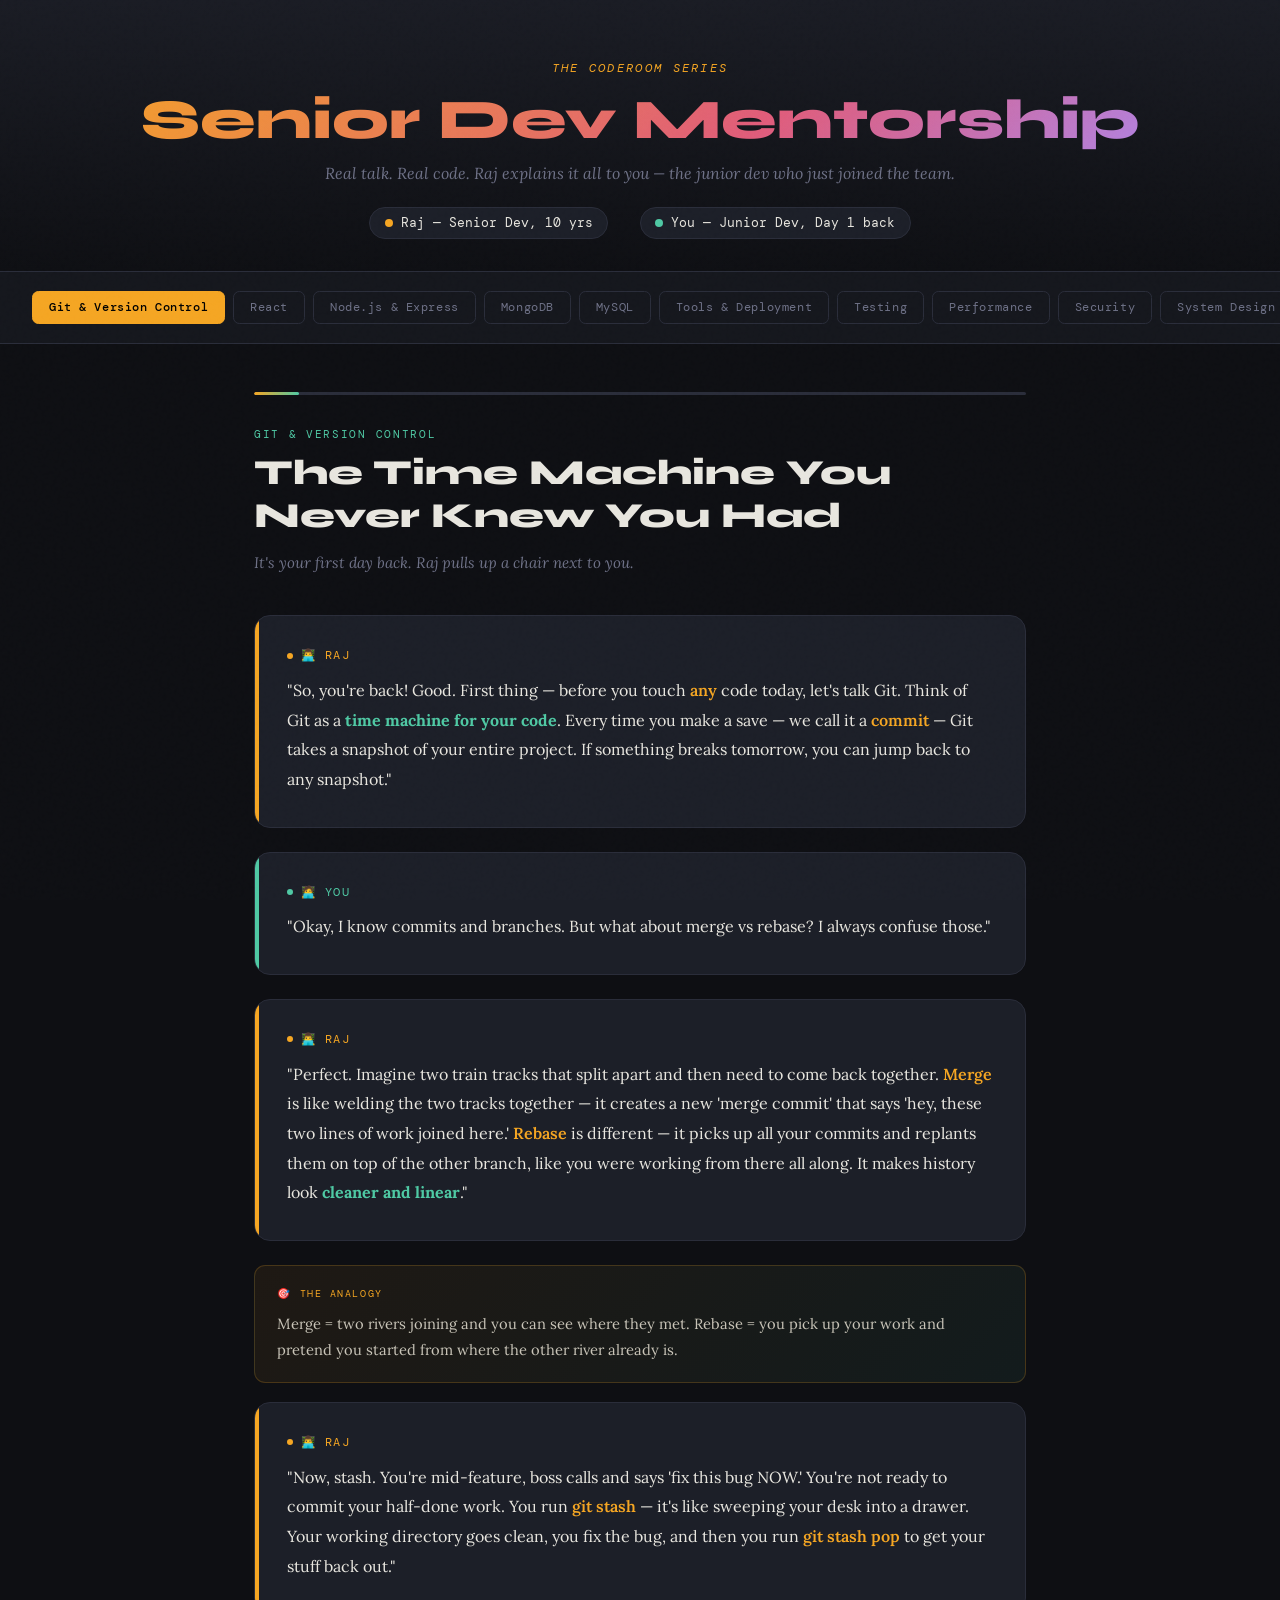
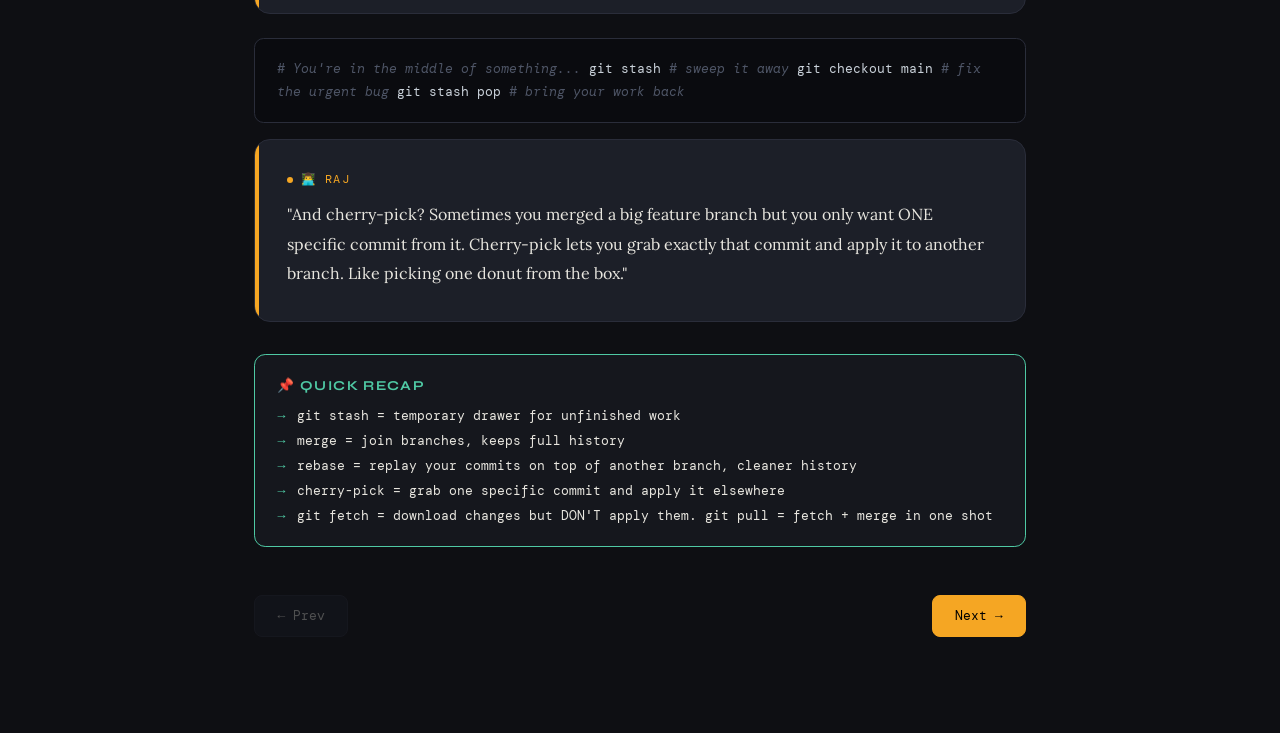
<file: intro.html>
<!DOCTYPE html>
<html lang="en">
<head>
<meta charset="UTF-8" />
<meta name="viewport" content="width=device-width, initial-scale=1.0"/>
<title>The Coderoom — Senior Dev Mentorship</title>
<link href="https://fonts.googleapis.com/css2?family=Syne:wght@400;700;800&family=DM+Mono:ital,wght@0,400;0,500;1,400&family=Lora:ital@0;1&display=swap" rel="stylesheet"/>
<style>
  *, *::before, *::after { box-sizing: border-box; margin: 0; padding: 0; }

  :root {
    --bg: #0e0f13;
    --surface: #15171d;
    --card: #1c1f28;
    --border: #2a2d3a;
    --accent: #f5a623;
    --accent2: #4fc9a4;
    --accent3: #e05c7a;
    --text: #e8e6df;
    --muted: #6e7187;
    --raj: #f5a623;
    --you: #4fc9a4;
  }

  body {
    background: var(--bg);
    color: var(--text);
    font-family: 'Lora', serif;
    min-height: 100vh;
    overflow-x: hidden;
  }

  /* grain overlay */
  body::before {
    content: '';
    position: fixed;
    inset: 0;
    background-image: url("data:image/svg+xml,%3Csvg viewBox='0 0 256 256' xmlns='http://www.w3.org/2000/svg'%3E%3Cfilter id='noise'%3E%3CfeTurbulence type='fractalNoise' baseFrequency='0.9' numOctaves='4' stitchTiles='stitch'/%3E%3C/filter%3E%3Crect width='100%25' height='100%25' filter='url(%23noise)' opacity='0.04'/%3E%3C/svg%3E");
    pointer-events: none;
    z-index: 999;
    opacity: 0.4;
  }

  header {
    padding: 3rem 2rem 2rem;
    text-align: center;
    border-bottom: 1px solid var(--border);
    background: linear-gradient(180deg, #1a1c24 0%, var(--bg) 100%);
  }

  .eyebrow {
    font-family: 'DM Mono', monospace;
    font-size: 0.72rem;
    letter-spacing: 0.2em;
    color: var(--accent);
    text-transform: uppercase;
    margin-bottom: 0.8rem;
  }

  header h1 {
    font-family: 'Syne', sans-serif;
    font-size: clamp(2rem, 5vw, 3.5rem);
    font-weight: 800;
    line-height: 1.1;
    background: linear-gradient(135deg, #f5a623, #e05c7a 60%, #a78bfa);
    -webkit-background-clip: text;
    -webkit-text-fill-color: transparent;
    background-clip: text;
  }

  header p {
    color: var(--muted);
    font-style: italic;
    margin-top: 0.8rem;
    font-size: 1rem;
  }

  .characters {
    display: flex;
    justify-content: center;
    gap: 2rem;
    margin-top: 1.5rem;
    flex-wrap: wrap;
  }

  .char-badge {
    display: flex;
    align-items: center;
    gap: 0.5rem;
    font-family: 'DM Mono', monospace;
    font-size: 0.8rem;
    padding: 0.4rem 0.9rem;
    border-radius: 2rem;
    border: 1px solid var(--border);
    background: var(--card);
  }

  .char-badge .dot {
    width: 8px; height: 8px;
    border-radius: 50%;
  }

  /* Nav */
  nav {
    display: flex;
    gap: 0.5rem;
    padding: 1.2rem 2rem;
    overflow-x: auto;
    border-bottom: 1px solid var(--border);
    background: var(--surface);
    scrollbar-width: none;
  }

  nav::-webkit-scrollbar { display: none; }

  .nav-btn {
    font-family: 'DM Mono', monospace;
    font-size: 0.72rem;
    letter-spacing: 0.05em;
    padding: 0.5rem 1rem;
    border-radius: 0.4rem;
    border: 1px solid var(--border);
    background: transparent;
    color: var(--muted);
    cursor: pointer;
    white-space: nowrap;
    transition: all 0.2s;
  }

  .nav-btn:hover { color: var(--text); border-color: var(--accent); }
  .nav-btn.active {
    background: var(--accent);
    color: #000;
    border-color: var(--accent);
    font-weight: 500;
  }

  /* Main */
  main {
    max-width: 820px;
    margin: 0 auto;
    padding: 3rem 1.5rem 6rem;
  }

  .lesson { display: none; animation: fadeIn 0.4s ease; }
  .lesson.active { display: block; }

  @keyframes fadeIn {
    from { opacity: 0; transform: translateY(12px); }
    to { opacity: 1; transform: translateY(0); }
  }

  .lesson-header {
    margin-bottom: 2.5rem;
  }

  .lesson-tag {
    font-family: 'DM Mono', monospace;
    font-size: 0.7rem;
    letter-spacing: 0.15em;
    text-transform: uppercase;
    color: var(--accent2);
    margin-bottom: 0.6rem;
  }

  .lesson-title {
    font-family: 'Syne', sans-serif;
    font-size: clamp(1.5rem, 4vw, 2.2rem);
    font-weight: 800;
    color: var(--text);
  }

  .lesson-intro {
    margin-top: 0.8rem;
    color: var(--muted);
    font-style: italic;
    font-size: 0.95rem;
    line-height: 1.7;
  }

  /* Scene */
  .scene {
    background: var(--card);
    border: 1px solid var(--border);
    border-radius: 1rem;
    padding: 2rem;
    margin-bottom: 1.5rem;
    position: relative;
    overflow: hidden;
  }

  .scene::before {
    content: '';
    position: absolute;
    top: 0; left: 0;
    width: 4px; height: 100%;
    background: var(--accent);
    border-radius: 1rem 0 0 1rem;
  }

  .scene.you-scene::before { background: var(--you); }
  .scene.note-scene::before { background: var(--accent3); }

  .speaker {
    font-family: 'DM Mono', monospace;
    font-size: 0.72rem;
    letter-spacing: 0.12em;
    text-transform: uppercase;
    margin-bottom: 0.8rem;
    display: flex;
    align-items: center;
    gap: 0.5rem;
  }

  .speaker.raj { color: var(--raj); }
  .speaker.you { color: var(--you); }
  .speaker.note { color: var(--accent3); }

  .speaker::before {
    content: '';
    display: inline-block;
    width: 6px; height: 6px;
    border-radius: 50%;
    background: currentColor;
  }

  .dialogue {
    line-height: 1.85;
    font-size: 1rem;
    color: var(--text);
  }

  .dialogue em { color: var(--accent); font-style: normal; font-weight: 600; }
  .dialogue strong { color: var(--accent2); }

  /* Code block */
  .code-block {
    background: #0a0b0f;
    border: 1px solid var(--border);
    border-radius: 0.6rem;
    padding: 1.2rem 1.4rem;
    margin: 1rem 0;
    font-family: 'DM Mono', monospace;
    font-size: 0.82rem;
    line-height: 1.7;
    overflow-x: auto;
    color: #c9d1d9;
  }

  .code-block .cmt { color: #4e5566; font-style: italic; }
  .code-block .kw { color: #c792ea; }
  .code-block .fn { color: #82aaff; }
  .code-block .str { color: #c3e88d; }
  .code-block .num { color: #f78c6c; }
  .code-block .tag { color: #f07178; }
  .code-block .attr { color: #ffcb6b; }

  /* Analogy box */
  .analogy {
    background: linear-gradient(135deg, rgba(245,166,35,0.07), rgba(79,201,164,0.07));
    border: 1px solid rgba(245,166,35,0.2);
    border-radius: 0.7rem;
    padding: 1.2rem 1.4rem;
    margin: 1.2rem 0;
    font-size: 0.92rem;
    line-height: 1.75;
    color: #c9c4b8;
  }

  .analogy-label {
    font-family: 'DM Mono', monospace;
    font-size: 0.65rem;
    letter-spacing: 0.15em;
    text-transform: uppercase;
    color: var(--accent);
    margin-bottom: 0.5rem;
  }

  /* Summary */
  .summary-box {
    background: var(--surface);
    border: 1px solid var(--accent2);
    border-radius: 0.7rem;
    padding: 1.4rem;
    margin-top: 2rem;
  }

  .summary-box h4 {
    font-family: 'Syne', sans-serif;
    font-size: 0.85rem;
    font-weight: 700;
    color: var(--accent2);
    text-transform: uppercase;
    letter-spacing: 0.1em;
    margin-bottom: 0.8rem;
  }

  .summary-box ul {
    list-style: none;
    display: flex;
    flex-direction: column;
    gap: 0.5rem;
  }

  .summary-box li {
    font-family: 'DM Mono', monospace;
    font-size: 0.82rem;
    color: var(--text);
    padding-left: 1.2rem;
    position: relative;
  }

  .summary-box li::before {
    content: '→';
    position: absolute;
    left: 0;
    color: var(--accent2);
  }

  /* Progress */
  .progress-bar {
    height: 3px;
    background: var(--border);
    border-radius: 2px;
    margin-bottom: 2rem;
    overflow: hidden;
  }

  .progress-fill {
    height: 100%;
    background: linear-gradient(90deg, var(--accent), var(--accent2));
    border-radius: 2px;
    transition: width 0.4s ease;
  }

  /* Bottom nav */
  .bottom-nav {
    display: flex;
    justify-content: space-between;
    margin-top: 3rem;
    gap: 1rem;
  }

  .nav-arrow {
    font-family: 'DM Mono', monospace;
    font-size: 0.8rem;
    padding: 0.7rem 1.4rem;
    border-radius: 0.5rem;
    border: 1px solid var(--border);
    background: var(--card);
    color: var(--text);
    cursor: pointer;
    transition: all 0.2s;
    display: flex;
    align-items: center;
    gap: 0.5rem;
  }

  .nav-arrow:hover { border-color: var(--accent); color: var(--accent); }
  .nav-arrow:disabled { opacity: 0.3; cursor: not-allowed; }
  .nav-arrow.primary { background: var(--accent); color: #000; border-color: var(--accent); }
  .nav-arrow.primary:hover { opacity: 0.85; color: #000; }

  @media (max-width: 600px) {
    main { padding: 2rem 1rem 5rem; }
    .scene { padding: 1.3rem; }
  }
</style>
</head>
<body>

<header>
  <p class="eyebrow">The Coderoom Series</p>
  <h1>Senior Dev Mentorship</h1>
  <p>Real talk. Real code. Raj explains it all to you — the junior dev who just joined the team.</p>
  <div class="characters">
    <div class="char-badge"><span class="dot" style="background:#f5a623"></span> Raj — Senior Dev, 10 yrs</div>
    <div class="char-badge"><span class="dot" style="background:#4fc9a4"></span> You — Junior Dev, Day 1 back</div>
  </div>
</header>

<nav id="topNav"></nav>

<main>
  <div class="progress-bar"><div class="progress-fill" id="progressFill" style="width:10%"></div></div>
  <div id="lessons"></div>
  <div class="bottom-nav">
    <button class="nav-arrow" id="prevBtn" onclick="changeLesson(-1)" disabled>← Prev</button>
    <button class="nav-arrow primary" id="nextBtn" onclick="changeLesson(1)">Next →</button>
  </div>
</main>

<script>
const lessons = [
  {
    tag: "Git & Version Control",
    title: "The Time Machine You Never Knew You Had",
    intro: "It's your first day back. Raj pulls up a chair next to you.",
    scenes: [
      { speaker: "raj", text: `"So, you're back! Good. First thing — before you touch <em>any</em> code today, let's talk Git. Think of Git as a <strong>time machine for your code</strong>. Every time you make a save — we call it a <em>commit</em> — Git takes a snapshot of your entire project. If something breaks tomorrow, you can jump back to any snapshot."` },
      { speaker: "you", text: `"Okay, I know commits and branches. But what about merge vs rebase? I always confuse those."` },
      { speaker: "raj", text: `"Perfect. Imagine two train tracks that split apart and then need to come back together. <em>Merge</em> is like welding the two tracks together — it creates a new 'merge commit' that says 'hey, these two lines of work joined here.' <em>Rebase</em> is different — it picks up all your commits and replants them on top of the other branch, like you were working from there all along. It makes history look <strong>cleaner and linear</strong>."` },
      {
        type: "analogy",
        text: "Merge = two rivers joining and you can see where they met. Rebase = you pick up your work and pretend you started from where the other river already is."
      },
      { speaker: "raj", text: `"Now, stash. You're mid-feature, boss calls and says 'fix this bug NOW.' You're not ready to commit your half-done work. You run <em>git stash</em> — it's like sweeping your desk into a drawer. Your working directory goes clean, you fix the bug, and then you run <em>git stash pop</em> to get your stuff back out."` },
      {
        type: "code",
        text: `<span class="cmt"># You're in the middle of something...</span>\ngit stash          <span class="cmt"># sweep it away</span>\ngit checkout main  <span class="cmt"># fix the urgent bug</span>\ngit stash pop      <span class="cmt"># bring your work back</span>`
      },
      { speaker: "raj", text: `"And cherry-pick? Sometimes you merged a big feature branch but you only want ONE specific commit from it. Cherry-pick lets you grab exactly that commit and apply it to another branch. Like picking one donut from the box."` },
      {
        type: "summary",
        points: ["git stash = temporary drawer for unfinished work", "merge = join branches, keeps full history", "rebase = replay your commits on top of another branch, cleaner history", "cherry-pick = grab one specific commit and apply it elsewhere", "git fetch = download changes but DON'T apply them. git pull = fetch + merge in one shot"]
      }
    ]
  },
  {
    tag: "React",
    title: "Why Is the UI Slow? Let's Find Out",
    intro: "You've pushed a React component. Raj opens your code and raises an eyebrow.",
    scenes: [
      { speaker: "raj", text: `"This component re-renders every single time. See that function you're passing as a prop? Every render creates a brand new function. The child component sees a new reference, thinks something changed, and re-renders too. That's your lag."` },
      { speaker: "you", text: `"So... I should use useCallback?"` },
      { speaker: "raj", text: `"Exactly. <em>useCallback</em> memoizes the function itself. It says 'only give me a new function if these dependencies change.' <em>useMemo</em> does the same but for <strong>values</strong>, not functions. If you have a complex calculation — say, filtering a 10,000 item list — you wrap it in useMemo so it only recalculates when the list data actually changes."` },
      {
        type: "code",
        text: `<span class="cmt">// Without useCallback — new function every render</span>\n<span class="kw">const</span> <span class="fn">handleClick</span> = () => doSomething(id);\n\n<span class="cmt">// With useCallback — same function unless id changes</span>\n<span class="kw">const</span> <span class="fn">handleClick</span> = <span class="fn">useCallback</span>(() => doSomething(id), [id]);\n\n<span class="cmt">// useMemo for expensive value</span>\n<span class="kw">const</span> filtered = <span class="fn">useMemo</span>(() => bigList.filter(x => x.active), [bigList]);`
      },
      { speaker: "raj", text: `"Now the Virtual DOM. React doesn't touch the real browser DOM every render — that's slow. Instead it builds a <em>virtual copy in memory</em>, compares it to the previous version (this is called <strong>diffing</strong>), and only updates the parts that actually changed. It's like editing a Word doc by comparing two versions and only retyping the changed sentences."` },
      { speaker: "raj", text: `"For forms, forget writing your own state for every input. Use <em>React Hook Form</em> — it's performant because it doesn't re-render on every keystroke unlike controlled components. For global state, use <em>Context API</em> for simple stuff like theme or user info. Use <em>Redux</em> only when your state is complex, shared across many components, and needs time-travel debugging."` },
      {
        type: "analogy",
        text: "Context API = a shared noticeboard in the office (simple, everyone can read). Redux = a full filing system with a receptionist who controls all changes (powerful, but more setup)."
      },
      {
        type: "summary",
        points: ["Virtual DOM = fast in-memory comparison before touching real DOM", "useCallback = memoize functions so child components don't needlessly re-render", "useMemo = memoize expensive calculated values", "React Hook Form / Formik = handle forms without manual state for each field", "Context API for simple shared state, Redux for complex multi-component state", "Lazy loading = load components only when needed using React.lazy + Suspense"]
      }
    ]
  },
  {
    tag: "Node.js & Express",
    title: "Building the Engine Room",
    intro: "You're writing backend routes. Raj leans over and asks how you're handling auth.",
    scenes: [
      { speaker: "you", text: `"I was just going to store the user ID in a session..."` },
      { speaker: "raj", text: `"Sessions work, but for APIs — especially mobile or third-party clients — use <em>JWT (JSON Web Tokens)</em>. When a user logs in, the server signs a token with a secret key and sends it back. Every future request, the client sends that token in the header. The server just verifies the signature — <strong>no database lookup needed</strong>. It's stateless."` },
      {
        type: "analogy",
        text: "Session = stamp on your hand at the club (server has to check the list every time). JWT = a signed ticket with your details on it — the bouncer just reads and verifies the signature."
      },
      {
        type: "code",
        text: `<span class="cmt">// Signing a token on login</span>\n<span class="kw">const</span> token = jwt.<span class="fn">sign</span>({ userId: user._id }, <span class="str">'your-secret'</span>, { expiresIn: <span class="str">'7d'</span> });\n\n<span class="cmt">// Middleware to protect routes</span>\n<span class="kw">const</span> <span class="fn">authMiddleware</span> = (req, res, next) => {\n  <span class="kw">const</span> token = req.headers.authorization?.<span class="fn">split</span>(<span class="str">' '</span>)[<span class="num">1</span>];\n  <span class="kw">if</span> (!token) <span class="kw">return</span> res.<span class="fn">status</span>(<span class="num">401</span>).<span class="fn">json</span>({ error: <span class="str">'Unauthorized'</span> });\n  req.user = jwt.<span class="fn">verify</span>(token, <span class="str">'your-secret'</span>);\n  <span class="fn">next</span>();\n};`
      },
      { speaker: "raj", text: `"See that <em>next()</em> call? That's <strong>middleware</strong> in a nutshell. Middleware is just a function that sits between the request and your route handler. It can check auth, log stuff, parse the request body, handle errors. You can chain as many as you want. Express runs them in order."` },
      { speaker: "raj", text: `"For file uploads, use <em>Multer</em> — it's a middleware that handles multipart/form-data. It saves the file to disk or memory and sticks the info on req.file. For environment variables — never hardcode secrets in code. Use a <em>.env file</em> and the <em>dotenv</em> package. It loads them into process.env. And that .env file should always be in .gitignore."` },
      { speaker: "raj", text: `"The event loop — Node is single-threaded but handles thousands of requests. How? It delegates slow stuff like file reads and DB queries to the OS, moves on to other requests, and when the OS is done it gets a callback. If you write CPU-heavy synchronous code, you block the entire loop. That's why we always use async/await or callbacks for I/O."` },
      {
        type: "summary",
        points: ["JWT = stateless auth token, signed by server, sent by client on every request", "Middleware = functions in a chain between request and response — auth, logging, error handling", "Multer = middleware for handling file uploads", ".env + dotenv = keep secrets out of code", "Event loop = Node handles I/O concurrently by not waiting — never block it with heavy sync code"]
      }
    ]
  },
  {
    tag: "MongoDB",
    title: "The Database That Thinks in JSON",
    intro: "You're designing a data model. Raj asks how you're structuring the users and their orders.",
    scenes: [
      { speaker: "you", text: `"I was going to put the order IDs in an array on the user document..."` },
      { speaker: "raj", text: `"That's embedding a reference. You have two choices in Mongo — <em>embed</em> the data directly inside the document, or store a <strong>reference</strong> (like a foreign key) and use populate later. Embed when the data is small, always needed together, and doesn't change often — like a user's address. Reference when the related data is large, shared across documents, or queried on its own — like orders."` },
      {
        type: "analogy",
        text: "Embedding = stapling the receipt to the order form. Referencing = keeping receipts in a separate folder and writing 'see folder #42' on the form."
      },
      { speaker: "raj", text: `"Now, find() vs aggregate(). <em>find()</em> is your basic query — get me all users where age > 25. <em>aggregate()</em> is a pipeline — it's for when you need to <strong>transform, group, join, or calculate</strong>. Like 'give me total revenue per product category this month.' You couldn't do that with just find()."` },
      {
        type: "code",
        text: `<span class="cmt">// Simple find</span>\nUser.<span class="fn">find</span>({ age: { $gt: <span class="num">25</span> } })\n\n<span class="cmt">// Aggregate: total orders per user</span>\nOrder.<span class="fn">aggregate</span>([\n  { $<span class="fn">group</span>: { _id: <span class="str">"$userId"</span>, total: { $sum: <span class="str">"$amount"</span> } } },\n  { $<span class="fn">sort</span>: { total: <span class="num">-1</span> } }\n])\n\n<span class="cmt">// $lookup = like a JOIN in SQL</span>\n{ $<span class="fn">lookup</span>: { from: <span class="str">"products"</span>, localField: <span class="str">"productId"</span>, \n  foreignField: <span class="str">"_id"</span>, as: <span class="str">"product"</span> } }`
      },
      { speaker: "raj", text: `"<em>$lookup</em> is MongoDB's version of a SQL JOIN. Use it inside aggregate when you need to pull in data from another collection. Mongoose's <em>populate()</em> does the same thing but in application code — it's easier to write but does multiple queries under the hood. $lookup happens in one DB call. For performance on large datasets, prefer $lookup."` },
      { speaker: "raj", text: `"And indexes — without them, Mongo scans every single document to find what you need. With an index on the field you query most, it's like having a sorted index at the back of a book. Create indexes on fields you query, sort, or filter by often. Check slow queries with <em>.explain('executionStats')</em>."` },
      {
        type: "summary",
        points: ["Embed data when it's small and always used together. Reference when it's large or shared.", "find() = simple queries. aggregate() = transform, group, join, calculate", "$lookup = JOIN inside aggregate pipeline (one DB call)", "populate() = Mongoose convenience method (multiple DB calls)", "Always add indexes on frequently queried fields or Mongo does full collection scans"]
      }
    ]
  },
  {
    tag: "MySQL",
    title: "Tables, Joins, and Why ORDER Matters",
    intro: "Raj hands you a schema and asks you to write a query for the sales report.",
    scenes: [
      { speaker: "raj", text: `"The classic confusion — <em>WHERE</em> vs <em>HAVING</em>. Think of it this way: WHERE filters rows <strong>before</strong> grouping. HAVING filters groups <strong>after</strong> grouping. So if you want 'all orders where amount > 100', that's WHERE. But 'show me only customers who have placed more than 5 orders total' — that's HAVING because you're filtering on an aggregated count."` },
      {
        type: "code",
        text: `<span class="cmt">-- WHERE: filters individual rows</span>\n<span class="kw">SELECT</span> * <span class="kw">FROM</span> orders <span class="kw">WHERE</span> amount > <span class="num">100</span>;\n\n<span class="cmt">-- HAVING: filters on grouped results</span>\n<span class="kw">SELECT</span> customer_id, <span class="fn">COUNT</span>(*) <span class="kw">AS</span> total_orders\n<span class="kw">FROM</span> orders\n<span class="kw">GROUP BY</span> customer_id\n<span class="kw">HAVING</span> total_orders > <span class="num">5</span>;`
      },
      { speaker: "raj", text: `"JOINs. <em>INNER JOIN</em> — only rows that match on both sides. <em>LEFT JOIN</em> — all rows from the left table, and matching rows from the right. If there's no match on the right, you get NULLs. <em>RIGHT JOIN</em> is the opposite. Use LEFT JOIN most of the time when you want 'all customers, and their orders if any.'"` },
      {
        type: "analogy",
        text: "INNER JOIN = only people who are on BOTH the guest list AND RSVPed. LEFT JOIN = everyone on the guest list, and mark who RSVPed. If they didn't RSVP, the RSVP column is blank (NULL)."
      },
      { speaker: "raj", text: `"Indexes in MySQL work like a book index — instead of scanning every row, MySQL jumps straight to the relevant rows. Add indexes on columns you JOIN on, filter by in WHERE, or ORDER BY. But don't index everything — each index slows down INSERT and UPDATE slightly because MySQL has to update the index too."` },
      { speaker: "raj", text: `"Normalization — 1NF means no repeating groups, each cell has one value. 2NF means no partial dependencies (every column depends on the whole primary key, not just part of it). 3NF means no transitive dependencies — columns should depend only on the primary key, not on other non-key columns. Basically, <em>don't store the same data in two places</em>."` },
      { speaker: "raj", text: `"Stored procedures are precompiled SQL you save in the database and call by name. Think of it like a function. Useful when you want complex logic to run server-side without sending big queries over the network, or when multiple apps share the same database logic."` },
      {
        type: "summary",
        points: ["WHERE = filter before grouping. HAVING = filter after grouping (on aggregates)", "INNER JOIN = only matching rows. LEFT JOIN = all left rows + matched right (NULLs if no match)", "Indexes = fast lookups, but slow down writes — index what you query, not everything", "Normalization = organize tables to eliminate redundancy (1NF → 2NF → 3NF)", "Stored procedures = reusable SQL logic stored in the database, called like a function"]
      }
    ]
  },
  {
    tag: "Tools & Deployment",
    title: "Shipping It Without Breaking It",
    intro: "It's 4pm. You've got a working feature. Raj asks — 'How are you testing and deploying this?'",
    scenes: [
      { speaker: "you", text: `"I was just going to push to main and see what happens..."` },
      { speaker: "raj", text: `"Ha. No. We never push directly to main. But let's back up — <em>Postman</em> first. Before you even write frontend code, test your API endpoints in Postman. Set up an <strong>Environment</strong> — that's a set of variables like base URL and auth token. Then when you switch from local to staging to production, you just change the environment, not every request."` },
      { speaker: "raj", text: `"<em>CORS</em> — Cross-Origin Resource Sharing. When your React app on port 3000 calls your Express API on port 5000, the browser blocks it because they're different origins. On the server side, you use the <em>cors</em> npm package and whitelist your frontend URL. This is purely a browser security rule — Postman doesn't have this restriction, which is why your API works in Postman but fails in the browser."` },
      {
        type: "code",
        text: `<span class="cmt">// In your Express app</span>\n<span class="kw">const</span> cors = <span class="fn">require</span>(<span class="str">'cors'</span>);\napp.<span class="fn">use</span>(<span class="fn">cors</span>({\n  origin: <span class="str">'http://localhost:3000'</span>, <span class="cmt">// or your production frontend URL</span>\n  credentials: <span class="kw">true</span>\n}));`
      },
      { speaker: "raj", text: `"<em>Docker</em> — imagine you build the app, it works on your machine, then breaks on the server because the server has a different Node version. Docker packages your app <strong>with its entire environment</strong> into a container. Same container runs identically on your laptop, staging, and production. Docker Compose is for running multiple containers together — like your Node app + MongoDB + Redis all starting with one command."` },
      {
        type: "analogy",
        text: "Docker = shipping container. Your app and all its dependencies go inside the container. Every ship (server) receives the exact same container and runs it identically."
      },
      { speaker: "raj", text: `"For pagination — never send 10,000 records at once. Two approaches: <em>offset pagination</em> (page=2&limit=20 → SKIP 20 rows) or <em>cursor pagination</em> (after=lastId → more efficient for large datasets, no duplicate/missing records when data changes). For most cases, offset is fine. For feeds and infinite scroll, use cursor."` },
      { speaker: "raj", text: `"REST vs GraphQL — REST has fixed endpoints, each returns a fixed shape. GraphQL has one endpoint and the client specifies exactly what fields it wants. GraphQL shines when you have many different clients (mobile, web) needing different shapes of data. REST is simpler, more cacheable, and fine for most apps."` },
      {
        type: "summary",
        points: ["Postman Environments = variable sets for local/staging/production", "CORS = browser security rule; fix server-side with the cors npm package", "Docker = consistent environment packed with your app; no 'works on my machine'", "Docker Compose = spin up multiple services (app + DB + cache) with one command", "Pagination: offset (simple, page-based) vs cursor (efficient, for large/live data)", "REST = fixed endpoints, simple. GraphQL = flexible queries, one endpoint, better for varied clients"]
      }
    ]
  }
,
  {
    tag: "Testing",
    title: "How Do You Know It Actually Works?",
    intro: "You push a fix. Ten minutes later, Raj gets a Slack ping — something else broke. He walks over calmly.",
    scenes: [
      { speaker: "raj", text: `"This is exactly why we write tests. You fixed one thing and broke another — we call that a <em>regression</em>. Tests catch this automatically before it hits production. Let me walk you through the three levels."` },
      { speaker: "raj", text: `"<em>Unit tests</em> test one tiny piece in isolation — a single function. Does this function return the right value given this input? No database, no server. Fast. <em>Integration tests</em> test how multiple pieces work together — does my auth middleware correctly protect this route? <em>End-to-end tests</em> simulate a real user in a browser — click login, fill the form, does the dashboard appear? Slowest but most realistic."` },
      {
        type: "analogy",
        text: "Unit = test if each brick is solid. Integration = test if the wall holds together. E2E = test if someone can actually live in the house."
      },
      { speaker: "you", text: `"We use Jest right? How do I mock an API call so the test doesn't actually hit the database?"` },
      { speaker: "raj", text: `"Good question. In Jest you use <em>jest.mock()</em> or <em>jest.spyOn()</em> to replace real functions with fake ones. For HTTP calls, mock the module — like axios — so instead of calling the real API, it returns whatever fake data you tell it to. Your test stays fast, predictable, and doesn't depend on network or DB being up."` },
      {
        type: "code",
        text: `<span class="cmt">// Unit test with Jest</span>\n<span class="fn">test</span>(<span class="str">'adds two numbers'</span>, () => {\n  <span class="fn">expect</span>(<span class="fn">add</span>(<span class="num">2</span>, <span class="num">3</span>)).<span class="fn">toBe</span>(<span class="num">5</span>);\n});\n\n<span class="cmt">// Mocking an API call</span>\njest.<span class="fn">mock</span>(<span class="str">'axios'</span>);\naxios.get.<span class="fn">mockResolvedValue</span>({ data: { user: <span class="str">'Raj'</span> } });\n\n<span class="cmt">// Now your function that calls axios gets fake data</span>\n<span class="kw">const</span> result = <span class="kw">await</span> <span class="fn">fetchUser</span>(<span class="num">1</span>);\n<span class="fn">expect</span>(result.user).<span class="fn">toBe</span>(<span class="str">'Raj'</span>);`
      },
      { speaker: "raj", text: `"Test coverage is a percentage — how much of your code is executed by tests. Run <em>jest --coverage</em> and it gives you a report. 80% is a healthy target. But don't chase 100% blindly — some code like config files isn't worth testing. Focus coverage on business logic, utility functions, and API handlers."` },
      { speaker: "raj", text: `"For React components, use <em>React Testing Library</em>. It encourages testing from the user's perspective — does this button appear, does clicking it show the right text — rather than testing internal implementation details like state variables."` },
      {
        type: "summary",
        points: ["Unit = one function in isolation. Integration = multiple parts together. E2E = full user flow in browser", "jest.mock() = replace real modules/APIs with fake controlled versions", "jest --coverage = shows what % of your code is covered by tests", "Aim for ~80% coverage, focused on business logic not boilerplate", "React Testing Library = test components from user perspective, not implementation details"]
      }
    ]
  },
  {
    tag: "Performance",
    title: "The App Is Slow — Where Do You Even Start?",
    intro: "A user complaint comes in: 'The dashboard takes 8 seconds to load.' Raj turns to you.",
    scenes: [
      { speaker: "raj", text: `"Rule one — don't guess. <em>Measure first</em>. Use Chrome DevTools Network tab to see which API calls are slow. Use the Performance tab to see if it's rendering. Use <em>EXPLAIN</em> in your SQL or <em>.explain()</em> in Mongo to see what the database is doing. Most slow apps have one bottleneck — find it first."` },
      { speaker: "you", text: `"There's also a search input that fires an API call on every keystroke. That can't be right."` },
      { speaker: "raj", text: `"Classic. That's where <em>debouncing</em> saves you. Debounce means: wait until the user stops typing for X milliseconds, then fire. So if they type 'javascript', you fire once — not 10 times. <em>Throttling</em> is different — it fires at most once every X milliseconds regardless. Use debounce for search inputs. Use throttle for scroll events, resize events — things that fire rapidly but you just need to sample."` },
      {
        type: "analogy",
        text: "Debounce = elevator that waits for everyone to get in before going. Throttle = elevator that leaves every 30 seconds no matter what."
      },
      {
        type: "code",
        text: `<span class="cmt">// Debounce — wait 300ms after last keystroke</span>\n<span class="kw">const</span> <span class="fn">debouncedSearch</span> = <span class="fn">useCallback</span>(\n  <span class="fn">debounce</span>((query) => <span class="fn">fetchResults</span>(query), <span class="num">300</span>),\n  []\n);\n\n<span class="cmt">// Throttle — fire at most once per 500ms</span>\n<span class="kw">const</span> <span class="fn">throttledScroll</span> = <span class="fn">throttle</span>(() => <span class="fn">updatePosition</span>(), <span class="num">500</span>);`
      },
      { speaker: "raj", text: `"Now — the <em>N+1 problem</em>. This one kills performance silently. You fetch 100 users, then for each user you fire a separate DB query to get their orders. That's 1 + 100 = 101 queries. The fix is to fetch all data in one query using a JOIN or $lookup, or batch the IDs and do one WHERE IN query."` },
      {
        type: "code",
        text: `<span class="cmt">// N+1 BAD — 101 queries for 100 users</span>\n<span class="kw">const</span> users = <span class="kw">await</span> User.<span class="fn">find</span>();\n<span class="kw">for</span> (<span class="kw">const</span> user <span class="kw">of</span> users) {\n  user.orders = <span class="kw">await</span> Order.<span class="fn">find</span>({ userId: user._id }); <span class="cmt">// 1 query per user!</span>\n}\n\n<span class="cmt">// GOOD — 2 queries total</span>\n<span class="kw">const</span> users = <span class="kw">await</span> User.<span class="fn">find</span>();\n<span class="kw">const</span> userIds = users.<span class="fn">map</span>(u => u._id);\n<span class="kw">const</span> orders = <span class="kw">await</span> Order.<span class="fn">find</span>({ userId: { $in: userIds } });`
      },
      { speaker: "raj", text: `"For repeated expensive operations — like fetching config data or popular product lists — use <em>caching</em>. Redis is an in-memory store that returns data in microseconds. You store the result of a slow DB query in Redis with an expiry time. Next request? Serve from Redis, skip the DB entirely. For simple cases, even a JS object in memory works as a short-lived cache."` },
      { speaker: "raj", text: `"Memory leaks in Node — usually caused by storing things in global variables or arrays that never get cleared, event listeners that never get removed, or holding references to closed database connections. Use <em>node --inspect</em> and Chrome DevTools heap snapshots to find what's growing over time."` },
      {
        type: "summary",
        points: ["Always measure before optimizing — use DevTools, EXPLAIN, and logs", "Debounce = wait for user to stop, then fire. Throttle = fire at max rate regardless", "N+1 problem = querying in a loop. Fix with joins, $lookup, or batch WHERE IN", "Redis caching = store slow query results in memory, serve instantly, set expiry", "Memory leaks = watch for growing globals, unremoved event listeners, unclosed connections"]
      }
    ]
  },
  {
    tag: "Security",
    title: "How to Not Get Hacked on Your First Week",
    intro: "Raj does a quick code review of your login form and raises two red flags immediately.",
    scenes: [
      { speaker: "raj", text: `"First — you're storing the plain password in the database. If this DB ever leaks, every user's password is exposed. <em>Never store plain passwords</em>. Use <em>bcrypt</em> to hash them. Bcrypt adds a random <em>salt</em> before hashing so two users with the same password get different hashes. When they log in, you hash what they typed and compare — you never decrypt the stored hash."` },
      {
        type: "code",
        text: `<span class="cmt">// Hashing on signup</span>\n<span class="kw">const</span> bcrypt = <span class="fn">require</span>(<span class="str">'bcrypt'</span>);\n<span class="kw">const</span> hash = <span class="kw">await</span> bcrypt.<span class="fn">hash</span>(password, <span class="num">12</span>); <span class="cmt">// 12 = salt rounds</span>\n<span class="kw">await</span> User.<span class="fn">create</span>({ email, password: hash });\n\n<span class="cmt">// Comparing on login</span>\n<span class="kw">const</span> isMatch = <span class="kw">await</span> bcrypt.<span class="fn">compare</span>(enteredPassword, user.password);\n<span class="kw">if</span> (!isMatch) <span class="kw">return</span> res.<span class="fn">status</span>(<span class="num">401</span>).<span class="fn">json</span>({ error: <span class="str">'Invalid credentials'</span> });`
      },
      { speaker: "raj", text: `"Second red flag — you're putting the JWT in localStorage. Don't. If your app has any <em>XSS</em> vulnerability — Cross-Site Scripting, where malicious JavaScript runs on your page — the attacker can read localStorage and steal the token. Store JWTs in <em>HTTP-only cookies</em> instead. The browser sends them automatically with every request, but JavaScript can't read them at all."` },
      {
        type: "analogy",
        text: "localStorage = leaving your house key under the doormat. HTTP-only cookie = key that's built into the door — the door opens, but nobody can pick up the key."
      },
      { speaker: "you", text: `"What about SQL injection? I've heard of it but never actually seen it."` },
      { speaker: "raj", text: `"Imagine your query is: SELECT * FROM users WHERE email = '[input]'. If someone types <em>' OR '1'='1</em> as their email, your query becomes: WHERE email = '' OR '1'='1' — which is always true. They just bypassed login. The fix: never concatenate user input into SQL strings. Use <em>parameterized queries</em> or an ORM like Sequelize — they escape the input automatically."` },
      {
        type: "code",
        text: `<span class="cmt">// DANGEROUS — SQL injection possible</span>\n<span class="kw">const</span> query = <span class="str">\`SELECT * FROM users WHERE email = '\${email}'\`</span>;\n\n<span class="cmt">// SAFE — parameterized query</span>\n<span class="kw">const</span> query = <span class="str">'SELECT * FROM users WHERE email = ?'</span>;\ndb.<span class="fn">execute</span>(query, [email]);\n\n<span class="cmt">// Or with Sequelize ORM (auto-escaped)</span>\nUser.<span class="fn">findOne</span>({ where: { email } });`
      },
      { speaker: "raj", text: `"<em>XSS</em> — if your app renders user-supplied content as HTML without sanitizing it, an attacker can inject a script tag. That script runs for every visitor and can steal cookies, redirect users, anything. Fix: sanitize all user input before rendering. In React, JSX auto-escapes — but if you ever use <em>dangerouslySetInnerHTML</em>, sanitize with a library like DOMPurify first."` },
      { speaker: "raj", text: `"<em>CSRF</em> — Cross-Site Request Forgery. A malicious website tricks your logged-in user's browser into making a request to your API. Since cookies are sent automatically, the request looks legit. Defence: use <em>CSRF tokens</em> (a secret value in forms that your server verifies) or use <em>SameSite=Strict</em> on your cookies so they're not sent from other sites."` },
      {
        type: "summary",
        points: ["bcrypt = hash + salt passwords. Never store plain text. Never decrypt — only compare.", "HTTP-only cookies = safe JWT storage. JS can't read them, so XSS can't steal them.", "SQL injection = fix with parameterized queries or ORMs. Never concatenate user input into SQL.", "XSS = sanitize user-generated HTML. React JSX auto-escapes — avoid dangerouslySetInnerHTML.", "CSRF = use CSRF tokens or SameSite=Strict cookie attribute to block cross-site requests."]
      }
    ]
  },
  {
    tag: "System Design & CI/CD",
    title: "Thinking Big and Shipping Smart",
    intro: "It's your first system design discussion. Raj sketches a box on the whiteboard and says — 'Design me a URL shortener.'",
    scenes: [
      { speaker: "you", text: `"Okay... I'd have a form that takes a long URL, generate a short code, save it to a database, and redirect when someone visits the short link?"` },
      { speaker: "raj", text: `"Exactly right. Now think about scale. If this is bit.ly with millions of redirects per second, that DB read on every click becomes a bottleneck. You'd add <em>Redis caching</em> — cache the shortCode→longURL mapping in memory. 99% of reads never touch the DB. For generating the short code, use base62 encoding of an auto-incremented ID — gives you unique, short, URL-safe strings."` },
      {
        type: "analogy",
        text: "URL shortener = a post office redirect. You give the post office a short address. They look it up in their book and forward your mail to the real address."
      },
      { speaker: "raj", text: `"Horizontal vs vertical scaling — <em>vertical</em> means buying a bigger server (more RAM, more CPU). Simple but has a ceiling. <em>Horizontal</em> means adding more servers and spreading the load between them with a <em>load balancer</em>. Horizontal scales infinitely in theory. Your app needs to be stateless (no session stored on one server) for horizontal scaling to work — which is another reason JWTs beat sessions."` },
      { speaker: "raj", text: `"<em>Message queues</em> — like RabbitMQ or Bull (for Node). When a user uploads a video, you don't want to process it synchronously — it could take minutes. Instead, you drop a job into a queue and return 'upload received' instantly. A separate worker process picks up the job and processes it. The user gets notified when done. Queues decouple slow background work from fast user-facing responses."` },
      {
        type: "analogy",
        text: "Message queue = restaurant order ticket system. Waiter takes your order (API responds instantly), puts the ticket in the queue, kitchen processes it at their pace. You don't stand at the counter waiting."
      },
      { speaker: "raj", text: `"Now <em>CI/CD</em> — Continuous Integration, Continuous Deployment. CI means every time you push code, an automated pipeline runs your tests. If tests fail, the push is blocked. CD means after tests pass, the code is automatically deployed to staging or production. Tools like GitHub Actions, CircleCI, or Jenkins run this pipeline. You define it in a YAML config file."` },
      {
        type: "code",
        text: `<span class="cmt"># .github/workflows/deploy.yml — GitHub Actions</span>\n<span class="attr">on:</span> [push]\n<span class="attr">jobs:</span>\n  <span class="attr">test-and-deploy:</span>\n    <span class="attr">runs-on:</span> ubuntu-latest\n    <span class="attr">steps:</span>\n      - <span class="fn">uses:</span> actions/checkout@v3\n      - <span class="attr">run:</span> npm install\n      - <span class="attr">run:</span> npm test       <span class="cmt"># fails here = no deploy</span>\n      - <span class="attr">run:</span> npm run deploy  <span class="cmt"># only runs if tests pass</span>`
      },
      { speaker: "raj", text: `"For secrets in production — never put API keys in your code or even in your CI YAML. Use your platform's <em>secret manager</em> — GitHub Secrets, AWS Secrets Manager, Heroku config vars. They inject the secrets as environment variables at runtime. Your code reads process.env.API_KEY and never sees the actual value in plain text."` },
      { speaker: "raj", text: `"SQL vs NoSQL — SQL (MySQL, Postgres) is for structured data with clear relationships, strong consistency requirements, and complex queries. NoSQL (MongoDB) is for flexible schemas, fast iteration, hierarchical data, or massive horizontal scale. Most real apps actually use both — SQL for transactions and financials, NoSQL for user activity, content, logs."` },
      {
        type: "summary",
        points: ["URL shortener core: generate code → store in DB → Redis cache for hot reads → redirect", "Vertical scaling = bigger machine. Horizontal = more machines + load balancer (needs stateless app)", "Message queues = offload slow background tasks so API responds instantly", "CI/CD = automated test + deploy pipeline on every push. Failing tests block deployment.", "Secrets = never in code. Use platform secret managers injected as environment variables.", "SQL = structured + relational + consistent. NoSQL = flexible + scalable + hierarchical."]
      }
    ]
  },
  {
    tag: "JS Fundamentals",
    title: "The Stuff Hiding Under the Hood",
    intro: "You pass the first interview round. But the second interviewer starts asking 'why' questions — and Raj warned you this would happen.",
    scenes: [
      { speaker: "raj", text: `"JS fundamentals. This is where experienced devs get caught out after a break. Everyone can write the code — interviewers test if you understand <em>why</em> it behaves the way it does. Start with the event loop."` },
      { speaker: "raj", text: `"JavaScript is single-threaded — one thing at a time. The <em>call stack</em> is where your code runs. When you call a function, it goes on the stack. When it returns, it comes off. But async stuff like setTimeout, fetch, or Promises don't block the stack — they're handed off to browser APIs. When they're done, their callbacks go into a <em>queue</em>. The event loop constantly checks — is the stack empty? Yes? Pull the next item from the queue and run it."` },
      {
        type: "analogy",
        text: "Call stack = a chef cooking one dish at a time. Browser APIs = kitchen helpers doing prep work in parallel. Queue = the pass where finished dishes wait. Event loop = the chef checking the pass whenever their hands are free."
      },
      { speaker: "raj", text: `"<em>Microtasks</em> vs <em>macrotasks</em> — Promises go into the microtask queue. setTimeout goes into the macrotask queue. Microtasks are always drained completely before the next macrotask runs. So a chain of resolved Promises will run before your setTimeout callback, even if the setTimeout delay is 0."` },
      {
        type: "code",
        text: `<span class="fn">console</span>.<span class="fn">log</span>(<span class="str">'1'</span>);\n\n<span class="fn">setTimeout</span>(() => <span class="fn">console</span>.<span class="fn">log</span>(<span class="str">'2'</span>), <span class="num">0</span>);  <span class="cmt">// macrotask</span>\n\nPromise.<span class="fn">resolve</span>().<span class="fn">then</span>(() => <span class="fn">console</span>.<span class="fn">log</span>(<span class="str">'3'</span>));  <span class="cmt">// microtask</span>\n\n<span class="fn">console</span>.<span class="fn">log</span>(<span class="str">'4'</span>);\n\n<span class="cmt">// Output: 1, 4, 3, 2</span>\n<span class="cmt">// Synchronous first, then microtasks, then macrotasks</span>`
      },
      { speaker: "raj", text: `"<em>Closures</em> — a function that remembers the variables from its outer scope even after that outer function has returned. Every time you write a function inside another function, you're creating a closure. They power things like private state, factory functions, and callbacks. The memory leak risk: if you keep references to large objects inside closures that never get cleaned up."` },
      {
        type: "code",
        text: `<span class="cmt">// Closure — counter remembers 'count'</span>\n<span class="kw">function</span> <span class="fn">makeCounter</span>() {\n  <span class="kw">let</span> count = <span class="num">0</span>;\n  <span class="kw">return</span> () => ++count; <span class="cmt">// this inner fn closes over 'count'</span>\n}\n<span class="kw">const</span> counter = <span class="fn">makeCounter</span>();\n<span class="fn">counter</span>(); <span class="cmt">// 1</span>\n<span class="fn">counter</span>(); <span class="cmt">// 2 — 'count' is still alive in memory</span>`
      },
      { speaker: "raj", text: `"<em>this</em> keyword — the most confusing thing in JS. In a regular function, <em>this</em> is determined by <strong>how</strong> the function is called, not where it's defined. In an arrow function, <em>this</em> is inherited from the surrounding scope at definition time. That's why React event handlers and class methods often use arrow functions — to lock in the right <em>this</em>."` },
      { speaker: "raj", text: `"<em>== vs ===</em>. Double equals does type coercion — it converts types before comparing. So 0 == false is true, '' == false is true, null == undefined is true. Triple equals compares value AND type — no surprises. Always use === unless you specifically need coercion, which is almost never."` },
      { speaker: "raj", text: `"For async errors — with Promises, always add <em>.catch()</em> or you get unhandled rejection. With async/await, wrap in <em>try/catch</em>. And if you're running multiple independent async operations, use <em>Promise.all()</em> to run them in parallel rather than awaiting them one by one."` },
      {
        type: "code",
        text: `<span class="cmt">// Sequential — slow, waits for each</span>\n<span class="kw">const</span> a = <span class="kw">await</span> <span class="fn">fetchA</span>();\n<span class="kw">const</span> b = <span class="kw">await</span> <span class="fn">fetchB</span>();\n\n<span class="cmt">// Parallel — fast, runs together</span>\n<span class="kw">const</span> [a, b] = <span class="kw">await</span> Promise.<span class="fn">all</span>([<span class="fn">fetchA</span>(), <span class="fn">fetchB</span>()]);\n\n<span class="cmt">// If any one fails, Promise.all rejects</span>\n<span class="cmt">// Use Promise.allSettled() if you want all results regardless</span>`
      },
      {
        type: "summary",
        points: ["Event loop = stack runs sync code, async callbacks wait in queue, event loop connects them", "Microtasks (Promises) run before macrotasks (setTimeout) — even with 0ms delay", "Closures = inner functions remember outer scope variables after outer function returns", "this = depends on call site in regular functions. Arrow functions inherit this from definition scope.", "=== always. == does type coercion and causes subtle bugs.", "Promise.all() = run async tasks in parallel. try/catch = handle async/await errors."]
      }
    ]
  },
  {
    tag: "React Advanced",
    title: "React Knows More Than You Think",
    intro: "An interviewer asks: 'Why do React keys matter?' You pause. Raj had covered this last week.",
    scenes: [
      { speaker: "raj", text: `"React's <em>reconciliation</em> algorithm — called Fiber — is how React decides what to update in the DOM. When state changes, React builds a new virtual DOM tree and compares it to the previous one. This comparison is called <em>diffing</em>. React assumes elements at the same position in the tree are the same component — so if the type changes, it unmounts and remounts entirely."` },
      { speaker: "raj", text: `"<em>Keys</em> are how you help React track items in a list across renders. Without keys, if you prepend an item to a list, React thinks everything shifted and re-renders the whole list. With a stable unique key, React knows exactly which item is which — it only renders the new one. <strong>Never use array indexes as keys</strong> if the list can be reordered or filtered — the keys change and you lose component state."` },
      {
        type: "analogy",
        text: "Keys are like name tags at a party. Without them, if someone new walks in at the front, React thinks everyone shifted and re-introduces everyone. With name tags, React knows exactly who's new and who's the same."
      },
      {
        type: "code",
        text: `<span class="cmt">// BAD — index as key breaks when list changes order</span>\n{items.<span class="fn">map</span>((item, index) => <span class="tag">&lt;Card</span> <span class="attr">key</span>={index} />)}\n\n<span class="cmt">// GOOD — stable unique ID</span>\n{items.<span class="fn">map</span>(item => <span class="tag">&lt;Card</span> <span class="attr">key</span>={item.id} />)}`
      },
      { speaker: "raj", text: `"<em>Controlled vs uncontrolled components</em>. Controlled means React is the source of truth — you store the input value in state and pass it back as value prop. Every keystroke updates state. Uncontrolled means the DOM manages its own state — you use a ref to read the value when needed, like on form submit. Controlled gives you more control and validation. Uncontrolled is simpler for basic forms."` },
      { speaker: "raj", text: `"<em>useRef</em> — most people only know it for accessing DOM elements. But its real superpower is storing a mutable value that <strong>doesn't trigger a re-render when changed</strong>. Useful for storing previous values, timer IDs, or whether a component is mounted. It's like instance variables in class components."` },
      {
        type: "code",
        text: `<span class="cmt">// useRef for DOM access</span>\n<span class="kw">const</span> inputRef = <span class="fn">useRef</span>(null);\n<span class="tag">&lt;input</span> <span class="attr">ref</span>={inputRef} />\ninputRef.current.<span class="fn">focus</span>(); <span class="cmt">// imperative DOM access</span>\n\n<span class="cmt">// useRef for mutable value (no re-render)</span>\n<span class="kw">const</span> timerRef = <span class="fn">useRef</span>(null);\ntimerRef.current = <span class="fn">setTimeout</span>(() => {}, <span class="num">1000</span>);\n<span class="cmt">// Changing timerRef.current won't re-render component</span>`
      },
      { speaker: "raj", text: `"<em>Custom hooks</em> — when you find yourself copy-pasting the same useState + useEffect combo across components, extract it into a custom hook. It's just a function whose name starts with 'use'. It can call other hooks inside. Common examples: useLocalStorage, useDebounce, useFetch, useWindowSize."` },
      {
        type: "code",
        text: `<span class="cmt">// Custom hook — reusable fetch logic</span>\n<span class="kw">function</span> <span class="fn">useFetch</span>(url) {\n  <span class="kw">const</span> [data, setData] = <span class="fn">useState</span>(null);\n  <span class="kw">const</span> [loading, setLoading] = <span class="fn">useState</span>(<span class="kw">true</span>);\n\n  <span class="fn">useEffect</span>(() => {\n    <span class="fn">fetch</span>(url).<span class="fn">then</span>(r => r.<span class="fn">json</span>()).<span class="fn">then</span>(d => {\n      <span class="fn">setData</span>(d); <span class="fn">setLoading</span>(<span class="kw">false</span>);\n    });\n  }, [url]);\n\n  <span class="kw">return</span> { data, loading };\n}`
      },
      { speaker: "raj", text: `"<em>Error boundaries</em> — by default, if a component throws an error during rendering, the whole app crashes. Error boundaries are class components that catch errors in their child tree and show a fallback UI instead. You can't write them as function components yet — but you can use the <em>react-error-boundary</em> library for a hook-friendly wrapper."` },
      {
        type: "summary",
        points: ["Fiber/reconciliation = React diffs virtual DOM trees and only updates what changed", "Keys = help React track list items. Never use array index if list can reorder.", "Controlled = React owns input value via state. Uncontrolled = DOM owns it, read via ref.", "useRef = DOM access OR mutable value that doesn't trigger re-renders", "Custom hooks = extract reusable stateful logic into 'use...' functions", "Error boundaries = catch render errors in child tree and show fallback UI"]
      }
    ]
  },
  {
    tag: "API Design",
    title: "What Makes an API Actually Good?",
    intro: "You build an endpoint called /getUser. Raj sees it and winces slightly.",
    scenes: [
      { speaker: "raj", text: `"REST naming conventions — resources are <em>nouns</em>, not verbs. The HTTP method is the verb. So it's <em>GET /users</em> not <em>/getUsers</em>. <em>POST /users</em> creates one. <em>PUT /users/123</em> replaces it. <em>PATCH /users/123</em> partially updates it. <em>DELETE /users/123</em> removes it. Nested resources: <em>/users/123/orders</em> for a user's orders."` },
      {
        type: "code",
        text: `<span class="cmt">// BAD — verbs in URLs</span>\nGET  /getUsers\nPOST /createUser\nGET  /deleteUser?id=123\n\n<span class="cmt">// GOOD — nouns + HTTP methods</span>\nGET    /users          <span class="cmt">→ list all</span>\nPOST   /users          <span class="cmt">→ create one</span>\nGET    /users/123      <span class="cmt">→ get one</span>\nPATCH  /users/123      <span class="cmt">→ partial update</span>\nDELETE /users/123      <span class="cmt">→ delete</span>`
      },
      { speaker: "raj", text: `"HTTP status codes — use them correctly or debugging becomes a nightmare. <em>200</em> OK. <em>201</em> Created (after POST). <em>204</em> No Content (after DELETE). <em>400</em> Bad Request (invalid input from client). <em>401</em> Unauthorized (not logged in). <em>403</em> Forbidden (logged in but no permission). <em>404</em> Not Found. <em>500</em> Internal Server Error. Returning 200 with an error message inside is a common bad habit — don't do it."` },
      { speaker: "you", text: `"What about versioning? I've seen /api/v1/ in URLs before."` },
      { speaker: "raj", text: `"Yes — <em>API versioning</em> lets you make breaking changes without breaking existing clients. URI versioning (<em>/v1/users</em>) is most common and visible. When you need to change a response shape or remove a field, you create v2 and keep v1 running for existing clients. Give clients a migration timeline, then deprecate v1."` },
      { speaker: "raj", text: `"<em>Rate limiting</em> — you limit how many requests a client can make in a time window. Without it, one bad actor can flood your server and bring it down for everyone. In Express, use the <em>express-rate-limit</em> package. When a client exceeds the limit, return <em>429 Too Many Requests</em>."` },
      {
        type: "code",
        text: `<span class="kw">const</span> rateLimit = <span class="fn">require</span>(<span class="str">'express-rate-limit'</span>);\n\n<span class="kw">const</span> limiter = <span class="fn">rateLimit</span>({\n  windowMs: <span class="num">15</span> * <span class="num">60</span> * <span class="num">1000</span>, <span class="cmt">// 15 minutes</span>\n  max: <span class="num">100</span>,               <span class="cmt">// 100 requests per window</span>\n  message: <span class="str">'Too many requests'</span>\n});\n\napp.<span class="fn">use</span>(<span class="str">'/api/'</span>, limiter);`
      },
      { speaker: "raj", text: `"<em>Idempotency</em> — an operation is idempotent if calling it multiple times has the same effect as calling it once. GET, PUT, DELETE are idempotent. POST is not — calling POST /orders three times creates three orders. This matters in unreliable networks where clients retry requests. For payments especially, use an idempotency key — a unique token the client sends with the request, and the server stores it to detect duplicates."` },
      {
        type: "analogy",
        text: "Idempotency = pressing an elevator button multiple times. The elevator still comes once — pressing again doesn't summon two elevators. POST without idempotency = every press orders a pizza."
      },
      {
        type: "summary",
        points: ["REST URLs = nouns not verbs. HTTP method is the verb (GET/POST/PUT/PATCH/DELETE)", "Status codes matter: 201 for created, 400 for bad input, 401 vs 403, 404, 429 for rate limit", "API versioning = /v1/ in URL. Keep old version alive while clients migrate to new.", "Rate limiting = cap requests per time window. Use express-rate-limit, return 429.", "Idempotency = same result no matter how many times you call it. Critical for payments & retries."]
      }
    ]
  },
  {
    tag: "DSA Basics",
    title: "The Whiteboard Round Is Coming",
    intro: "Raj slides a blank piece of paper across the desk. 'Write me a function that finds duplicates in an array.'",
    scenes: [
      { speaker: "you", text: `"I'd loop through it... compare each element to every other element?"` },
      { speaker: "raj", text: `"That works, but it's O(n²) — for 1000 elements, you do a million comparisons. Interviewers want to see if you think about efficiency. Before you code, state the <em>Big O</em> of your approach. Time complexity is how runtime grows with input size. Space complexity is how much memory you use."` },
      {
        type: "analogy",
        text: "O(1) = finding your name on a name tag you're wearing. O(log n) = binary search in a phone book. O(n) = scanning every name in the book. O(n²) = comparing every person to every other person at a party."
      },
      {
        type: "code",
        text: `<span class="cmt">// O(n²) — nested loops, slow</span>\n<span class="kw">function</span> <span class="fn">hasDuplicate</span>(arr) {\n  <span class="kw">for</span> (<span class="kw">let</span> i = <span class="num">0</span>; i < arr.length; i++)\n    <span class="kw">for</span> (<span class="kw">let</span> j = i+<span class="num">1</span>; j < arr.length; j++)\n      <span class="kw">if</span> (arr[i] === arr[j]) <span class="kw">return</span> <span class="kw">true</span>;\n  <span class="kw">return</span> <span class="kw">false</span>;\n}\n\n<span class="cmt">// O(n) — hashmap, fast</span>\n<span class="kw">function</span> <span class="fn">hasDuplicate</span>(arr) {\n  <span class="kw">const</span> seen = <span class="kw">new</span> <span class="fn">Set</span>();\n  <span class="kw">for</span> (<span class="kw">const</span> val <span class="kw">of</span> arr) {\n    <span class="kw">if</span> (seen.<span class="fn">has</span>(val)) <span class="kw">return</span> <span class="kw">true</span>;\n    seen.<span class="fn">add</span>(val);\n  }\n  <span class="kw">return</span> <span class="kw">false</span>;\n}`
      },
      { speaker: "raj", text: `"The <em>hashmap / Set trick</em> solves a huge number of interview problems. Whenever you find yourself doing nested loops to compare or look up values — stop and think: can I store what I've seen in a Set or Map and look it up in O(1) instead? Two Sum, finding duplicates, grouping anagrams — all hashmap problems."` },
      {
        type: "code",
        text: `<span class="cmt">// Two Sum — find two numbers that add to target</span>\n<span class="kw">function</span> <span class="fn">twoSum</span>(nums, target) {\n  <span class="kw">const</span> map = <span class="kw">new</span> Map(); <span class="cmt">// value → index</span>\n  <span class="kw">for</span> (<span class="kw">let</span> i = <span class="num">0</span>; i < nums.length; i++) {\n    <span class="kw">const</span> complement = target - nums[i];\n    <span class="kw">if</span> (map.<span class="fn">has</span>(complement)) <span class="kw">return</span> [map.<span class="fn">get</span>(complement), i];\n    map.<span class="fn">set</span>(nums[i], i);\n  }\n}`
      },
      { speaker: "raj", text: `"<em>Recursion</em> — a function that calls itself. Every recursive solution needs a <em>base case</em> (when to stop) and a <em>recursive case</em> (breaking the problem down). Classic examples: factorial, Fibonacci, traversing nested objects/trees. The mental model: trust that your function works for a smaller input, and build the bigger solution on top of that."` },
      {
        type: "code",
        text: `<span class="cmt">// Recursion — flatten nested array</span>\n<span class="kw">function</span> <span class="fn">flatten</span>(arr) {\n  <span class="kw">return</span> arr.<span class="fn">reduce</span>((flat, item) =>\n    flat.<span class="fn">concat</span>(Array.<span class="fn">isArray</span>(item) ? <span class="fn">flatten</span>(item) : item)\n  , []);\n}\n<span class="cmt">// flatten([1, [2, [3, 4]]]) → [1, 2, 3, 4]</span>`
      },
      { speaker: "raj", text: `"Interview tips: <strong>talk out loud</strong> while you code. Say 'I'm thinking about using a hashmap here because...' Interviewers care about your thought process, not just the answer. Start with a brute force solution, state its complexity, then optimise. If you get stuck, ask a clarifying question — don't sit in silence. And always test your solution with an example before saying you're done."` },
      {
        type: "summary",
        points: ["Big O = how runtime/memory scales. O(n²) nested loops → try O(n) with hashmaps.", "Set/Map trick = trade O(n) space for O(1) lookup time. Solves most array problems.", "Two Sum pattern = store complement in map while iterating — single pass O(n).", "Recursion = base case + recursive case. Useful for trees, nested data, divide-and-conquer.", "In interviews: think aloud, brute force first, then optimise, test with an example."]
      }
    ]
  },
  {
    tag: "Soft Skills",
    title: "The Questions They Don't Warn You About",
    intro: "Technical round done. Now it's the hiring manager. No code editor — just you and them.",
    scenes: [
      { speaker: "raj", text: `"These feel easier but they're not. A bad answer here kills offers that the technical round won. The key is the <em>STAR format</em> — Situation, Task, Action, Result. Every behavioral answer should hit all four. It keeps you focused and makes you sound credible."` },
      { speaker: "you", text: `"What about the gap on my resume? They're definitely going to ask about it."` },
      { speaker: "raj", text: `"Own it cleanly. Don't over-explain or apologize. Something like: 'I took time off for personal reasons. During that time I stayed sharp by reviewing core concepts, and I'm now fully focused on getting back into a strong engineering role.' Short, honest, forward-facing. What they're really checking is — are you stable? Are you motivated? Answer those underlying questions."` },
      {
        type: "analogy",
        text: "Explaining a career gap is like explaining you took a pit stop in a race. Acknowledge it happened, show you refuelled, and that you're back in the race. Don't apologise for pit stops — every car needs them."
      },
      { speaker: "raj", text: `"'Tell me about a production bug you caused.' This one tests maturity. Don't blame tools, teammates, or bad luck. Walk them through it: what happened, how you discovered it, how you fixed it, and most importantly — <strong>what you changed so it won't happen again</strong>. That last part is what separates juniors from seniors."` },
      { speaker: "raj", text: `"'How do you approach a new codebase?' They want to see you're systematic and not paralysed. Your answer: start with the README. Then find the entry point — index.js or app.js. Understand the folder structure. Look at the package.json to see what tools they use. Run the app locally. Then pick the smallest bug or task and trace through the code to make your first small change."` },
      { speaker: "raj", text: `"'How do you estimate tasks?' Don't give a number immediately. Break it into subtasks first. Then estimate each piece. Add buffer for unknowns — things you haven't done before, dependencies on others, testing time, and PR review. A good answer: 'I break it down, estimate parts, then add ~20% buffer for unknowns and review cycles.' Shows you've been burned by underestimating before."` },
      { speaker: "raj", text: `"'Tell me about a disagreement with a teammate.' They're testing emotional intelligence — not whether you fight or fold. Ideal answer structure: you had different technical approaches, you listened to their reasoning, you explained yours with data or examples, you reached a solution together or escalated to the team. Show you can disagree <em>respectfully and productively</em>."` },
      { speaker: "you", text: `"What should I ask them at the end?"` },
      { speaker: "raj", text: `"Always have questions — it signals genuine interest. Good ones: 'What does the onboarding process look like for new engineers?', 'What does a typical sprint cycle look like?', 'What's the biggest technical challenge the team is working through right now?', 'How do you handle code reviews?' Avoid asking about salary in the first round unless they bring it up."` },
      {
        type: "summary",
        points: ["STAR format = Situation, Task, Action, Result. Use for every behavioral answer.", "Career gap = own it briefly, show you stayed sharp, stay forward-focused.", "Production bug story = what happened, how fixed, what changed to prevent recurrence.", "New codebase approach = README → entry point → structure → run it → small first task.", "Task estimation = break down → estimate parts → add buffer for unknowns and reviews.", "Disagreements = show you listened, explained with reasoning, and resolved constructively."]
      }
    ]
  },
  {
    tag: "Why JS?",
    title: "JS Does WHAT? — The Why Behind the Weird",
    intro: "The interviewer smiles and asks: 'Quick one — what does typeof null return, and why?' You pause. Raj had warned you about these.",
    scenes: [
      { speaker: "raj", text: `"These 'why does JS do this' questions feel like gotchas but they test genuine engine-level understanding. First — <em>typeof null === 'object'</em>. This is a bug from 1995 that has never been fixed because fixing it would break the entire web. In the original JS engine, values were stored with binary type tags. The tag for objects was 000. null was represented as a null pointer — also 000. So typeof null read the tag and returned 'object.' It's wrong, it's known, and it will never change."` },
      { speaker: "raj", text: `"<em>0.1 + 0.2 !== 0.3</em>. JavaScript uses IEEE 754 floating point — the same standard as most languages. In binary, 0.1 and 0.2 cannot be represented exactly, just like 1/3 is 0.333... in decimal. When you add them you get 0.30000000000000004. Fix: never compare floats directly. Use <em>Math.abs(a - b) &lt; Number.EPSILON</em>, or multiply to integers before calculating, or use a library like decimal.js for money values."` },
      {
        type: "code",
        text: `console.log(0.1 + 0.2);         // 0.30000000000000004\nconsole.log(0.1 + 0.2 === 0.3); // false !\n\n// Safe float comparison\nMath.abs(0.1 + 0.2 - 0.3) < Number.EPSILON // true\n\n// typeof weirdness\ntypeof null       // "object" — historic bug\ntypeof undefined  // "undefined" — correct\ntypeof []         // "object" — use Array.isArray()`
      },
      { speaker: "raj", text: `"<em>var vs let/const scoping</em>. var is function-scoped — it leaks out of if blocks and for loops. let and const are block-scoped — contained within their curly braces. Also, var declarations are hoisted and initialized as undefined. let/const are hoisted but NOT initialized — accessing them before declaration throws a ReferenceError. That window between hoisting and initialization is called the <em>Temporal Dead Zone</em>."` },
      {
        type: "code",
        text: `if (true) {\n  var x = 1;   // leaks out\n  let y = 2;   // stays inside\n}\nconsole.log(x); // 1\nconsole.log(y); // ReferenceError\n\n// const allows property mutation\nconst user = { name: 'Raj' };\nuser.name = 'New'; // fine — object itself unchanged\nuser = {};         // TypeError — can't reassign binding`
      },
      { speaker: "raj", text: `"<em>const with objects</em> — const means you cannot reassign the variable binding, not that the value is immutable. The variable still points to the same object in memory, but the object's properties can change freely. To make a truly immutable object, use <em>Object.freeze()</em> — but note it only freezes one level deep."` },
      { speaker: "raj", text: `"<em>forEach and async/await</em>. forEach does not await Promises — it fires all callbacks and moves on immediately. So async functions inside forEach all start in parallel and you lose control of order and completion. Use <em>for...of</em> to await each iteration one by one, or <em>Promise.all(array.map(...))</em> to run in parallel and wait for all to finish."` },
      {
        type: "code",
        text: `// BROKEN — forEach ignores await\nids.forEach(async (id) => {\n  await processItem(id); // doesn't actually wait\n});\n\n// Sequential — waits for each one\nfor (const id of ids) {\n  await processItem(id);\n}\n\n// Parallel — all at once, wait for all\nawait Promise.all(ids.map(id => processItem(id)));`
      },
      { speaker: "raj", text: `"<em>[] + [] and [] + {}</em> — type coercion at its most bizarre. When you use + with non-numbers, JS converts them to primitives. An empty array converts to an empty string. So [] + [] becomes '' + '' which is ''. An empty object converts to '[object Object]'. So [] + {} becomes '[object Object]'. The reason {} + [] gives 0 in the console is that the {} gets parsed as an empty block statement, not an object — then +[] coerces to 0."` },
      { speaker: "raj", text: `"<em>Arrow functions have no arguments object</em>. Regular functions get a magic arguments variable containing all passed args. Arrow functions do not — they inherit arguments from their enclosing scope. If you need variadic args in an arrow function, use rest parameters instead: <em>(...args)</em>."` },
      { speaker: "raj", text: `"<em>Why does useEffect with no deps array run every render?</em> Because the deps array is what controls when it runs. No array means after every render. Empty array means once on mount. Array with values means when those values change. A common infinite loop bug: inside the effect you update state, which triggers a render, which runs the effect, which updates state again — forever."` },
      {
        type: "code",
        text: `useEffect(() => { fetchData() })          // every render\nuseEffect(() => { fetchData() }, [])       // once on mount\nuseEffect(() => { fetchData() }, [userId]) // when userId changes\n\n// Why nested state doesn't re-render\nconst [user, setUser] = useState({ name: 'Raj' });\nuser.name = 'New'; // mutating directly\nsetUser(user);     // same reference — React bails out\nsetUser({...user}); // new reference — React re-renders`
      },
      { speaker: "raj", text: `"<em>setState({...state}) re-renders even with same values</em> because React uses shallow reference equality. Spreading creates a new object in memory even if all values are identical. React sees a different reference and re-renders. This is also why you must never mutate state directly — if the reference is the same, React thinks nothing changed and skips the render entirely."` },
      {
        type: "summary",
        points: ["typeof null = 'object' — 1995 binary tag bug, never fixed to avoid breaking the web", "0.1 + 0.2 is not 0.3 — IEEE 754 float precision. Use epsilon for comparisons.", "var = function scoped + hoisted as undefined. let/const = block scoped, Temporal Dead Zone.", "forEach ignores await — use for...of (sequential) or Promise.all+map (parallel).", "useEffect deps: none = every render, [] = once, [val] = on change. Missing array = infinite loops.", "setState needs new reference — spread creates new object. Direct mutation = React skips render."]
      }
    ]
  },
  {
    tag: "System Design",
    title: "Drawing the Big Picture",
    intro: "The interviewer opens a blank whiteboard. 'Let's design a real-time chat feature.' Raj prepped you for this exact moment.",
    scenes: [
      { speaker: "raj", text: `"System design interviews are not about the perfect answer — they test whether you can <em>think at scale</em>. Always start with clarifying questions: How many users? Real-time or near-real-time? One-on-one or group chat? Then state your assumptions out loud before drawing anything. This shows structured thinking before you reach for the marker."` },
      { speaker: "raj", text: `"<em>WebSockets vs polling vs SSE</em>. HTTP polling means the client asks the server every few seconds — simple but wasteful. Server-Sent Events is a one-way stream from server to client — good for notifications or live feeds. <em>WebSockets</em> is a persistent two-way connection — perfect for chat. After the initial handshake, both sides push messages instantly without new HTTP requests each time."` },
      {
        type: "analogy",
        text: "HTTP polling = texting your friend every 30 seconds asking 'did you reply yet?'. SSE = they can message you but you cannot reply. WebSockets = an actual phone call — both sides talk freely in real time."
      },
      { speaker: "raj", text: `"For chat at scale: clients connect via WebSocket to a server node. Messages are saved to the database and pushed to the recipient's socket connection. But what if sender and receiver are on <em>different server instances</em>? That is where <em>Redis Pub/Sub</em> comes in — Server 1 publishes the message to a Redis channel, all servers subscribed to that channel receive it and push to the right client."` },
      {
        type: "code",
        text: `// Chat system at scale\n// Client A ──WebSocket──> Server 1 ──> Redis Pub/Sub ──> Server 2 ──WebSocket──> Client B\n//                              |                                   |\n//                              └──────────── MongoDB ──────────────┘\n//                                        (message history)\n\n// Redis publish\nredisClient.publish('chat:room:42', JSON.stringify(message));\n\n// Redis subscribe on each server\nredisSubscriber.subscribe('chat:room:42');\nredisSubscriber.on('message', (channel, msg) => {\n  // push to connected WebSocket clients on THIS server\n});`
      },
      { speaker: "raj", text: `"<em>Notification system design</em>. When an event fires — order placed, comment received — publish it to a <em>message queue</em>. Separate worker services consume the queue and handle each channel: one worker sends emails via SendGrid, another sends push notifications via Firebase FCM, another writes to the in-app notifications table. Decoupling means a slow email provider does not block push notifications."` },
      { speaker: "raj", text: `"<em>File upload at scale</em> — never upload through your own server. Your server becomes a bottleneck and disk space is finite. Instead: client requests a <em>presigned URL</em> from your API — a temporary signed URL for direct upload to S3. Client uploads straight to S3 without your server touching a single byte. S3 then fires an event to your queue for post-processing: thumbnails, virus scanning, video transcoding."` },
      {
        type: "analogy",
        text: "Presigned URL = a signed permission slip. You ask the teacher (server), they sign it, you take it to the library (S3) yourself. The teacher never carries the book."
      },
      { speaker: "raj", text: `"<em>CDN</em>. Your server sits in one data centre. Users far away get slow responses due to physical distance. A CDN has edge nodes all over the world. Static assets — JS bundles, images, CSS — get cached at the nearest edge. A user in Chennai hits the Mumbai edge node instead of your US server. Latency drops dramatically. Cloudflare and AWS CloudFront are the two you will hear most."` },
      { speaker: "raj", text: `"<em>What happens when you type a URL and press Enter</em> — this is a classic. Browser checks DNS cache. If not cached, the DNS resolver queries root nameserver then TLD then authoritative nameserver to get the IP. Browser opens a TCP connection — three-way handshake. TLS handshake if HTTPS. Browser sends HTTP GET. Server responds with HTML. Browser parses HTML, finds links to CSS, JS, images, fires more requests. DOM and CSSOM are built, combined into a render tree, then painted to screen."` },
      { speaker: "raj", text: `"<em>Monolith vs Microservices</em>. Monolith is one codebase, one deployment, one database. Simple to develop and debug when starting out. Microservices means each feature is a separate service with its own deployment and often its own database, talking over APIs or queues. Start with a monolith — seriously. Microservices bring massive operational complexity: distributed tracing, service discovery, network failures between services. Split only when team size or scale genuinely demands it."` },
      { speaker: "raj", text: `"<em>Database sharding</em> — when a single database machine cannot hold all your data, you split horizontally. Each shard holds a subset — users A to M on shard 1, N to Z on shard 2. The application routes queries using a shard key. Cross-shard queries become painful. Most applications never need this — exhaust vertical scaling and read replicas first before sharding."` },
      { speaker: "raj", text: `"<em>Eventual vs strong consistency</em>. Strong consistency means every read immediately sees the latest write — like a single SQL database. Eventual consistency means after a write, replicas catch up over time and different nodes may briefly return different values. For bank balances, you need strong consistency. For a like count on a post, eventual is perfectly fine and gives you much better performance at scale."` },
      { speaker: "raj", text: `"<em>Nginx as reverse proxy</em>. Your Node app runs on port 3000 — you do not expose that directly. Nginx sits in front, listens on 80 and 443, and forwards requests to your app. It handles SSL termination so Node gets plain HTTP internally, load balances across multiple Node processes, serves static files directly without involving Node, and can rate limit at the network layer before requests even reach your code."` },
      {
        type: "code",
        text: `# Nginx reverse proxy config\nserver {\n  listen 443 ssl;\n  server_name myapp.com;\n\n  location / {\n    proxy_pass http://localhost:3000; # forward to Node\n  }\n\n  location /static/ {\n    root /var/www; # serve directly, skip Node entirely\n  }\n}`
      },
      {
        type: "summary",
        points: ["WebSockets = persistent 2-way connection. Best for chat and live features.", "Real-time at scale = WebSocket + Redis Pub/Sub to sync messages across server instances.", "Notifications = message queue + separate workers per delivery channel.", "File uploads = presigned S3 URL — client uploads direct, your server never touches bytes.", "URL to screen = DNS → TCP → TLS → HTTP → parse HTML → sub-requests → render.", "Monolith first. Microservices only when team size or scale genuinely justifies the complexity.", "Sharding = last resort. Vertical scaling and read replicas cover most applications.", "Nginx = SSL termination, load balancing, static files, rate limiting — in front of your Node app."]
      }
    ]
  }
];

let current = 0;

function render() {
  const nav = document.getElementById('topNav');
  const container = document.getElementById('lessons');

  nav.innerHTML = lessons.map((l, i) =>
    `<button class="nav-btn ${i === current ? 'active' : ''}" onclick="goTo(${i})">${l.tag}</button>`
  ).join('');

  container.innerHTML = lessons.map((l, i) => `
    <div class="lesson ${i === current ? 'active' : ''}" id="lesson-${i}">
      <div class="lesson-header">
        <div class="lesson-tag">${l.tag}</div>
        <h2 class="lesson-title">${l.title}</h2>
        <p class="lesson-intro">${l.intro}</p>
      </div>
      ${l.scenes.map(s => renderScene(s)).join('')}
    </div>
  `).join('');

  const fill = ((current + 1) / lessons.length) * 100;
  document.getElementById('progressFill').style.width = fill + '%';
  document.getElementById('prevBtn').disabled = current === 0;
  document.getElementById('nextBtn').textContent = current === lessons.length - 1 ? '✓ Done' : 'Next →';
  document.getElementById('nextBtn').disabled = current === lessons.length - 1;
}

function renderScene(s) {
  if (s.type === 'analogy') {
    return `<div class="analogy"><div class="analogy-label">🎯 The Analogy</div>${s.text}</div>`;
  }
  if (s.type === 'code') {
    return `<div class="code-block">${s.text}</div>`;
  }
  if (s.type === 'summary') {
    return `<div class="summary-box"><h4>📌 Quick Recap</h4><ul>${s.points.map(p => `<li>${p}</li>`).join('')}</ul></div>`;
  }
  const cls = s.speaker === 'raj' ? 'raj' : 'you';
  const label = s.speaker === 'raj' ? '👨‍💻 Raj' : '🧑‍💻 You';
  return `
    <div class="scene ${cls === 'you' ? 'you-scene' : ''}">
      <div class="speaker ${cls}">${label}</div>
      <div class="dialogue">${s.text}</div>
    </div>`;
}

function goTo(i) {
  current = i;
  render();
  window.scrollTo({ top: 0, behavior: 'smooth' });
}

function changeLesson(dir) {
  const next = current + dir;
  if (next >= 0 && next < lessons.length) goTo(next);
}

render();
</script>
</body>
</html>
</file>
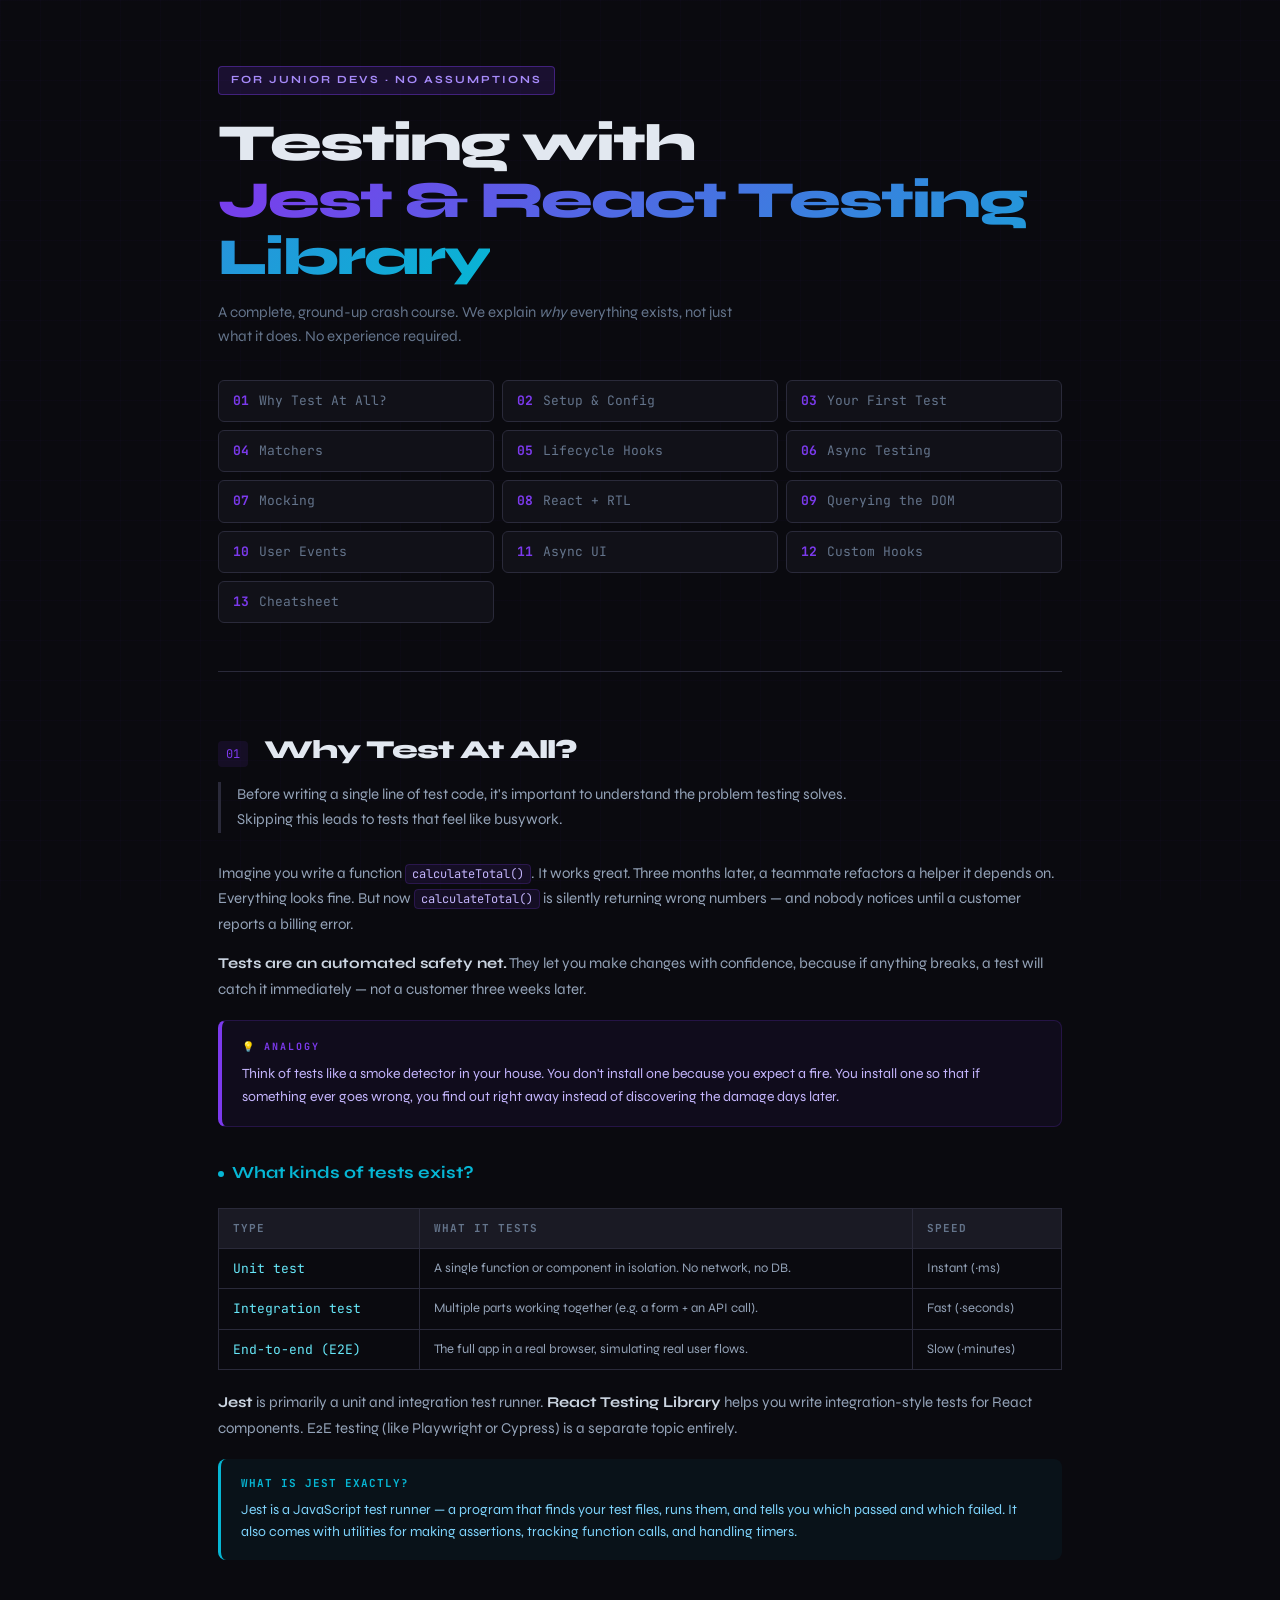
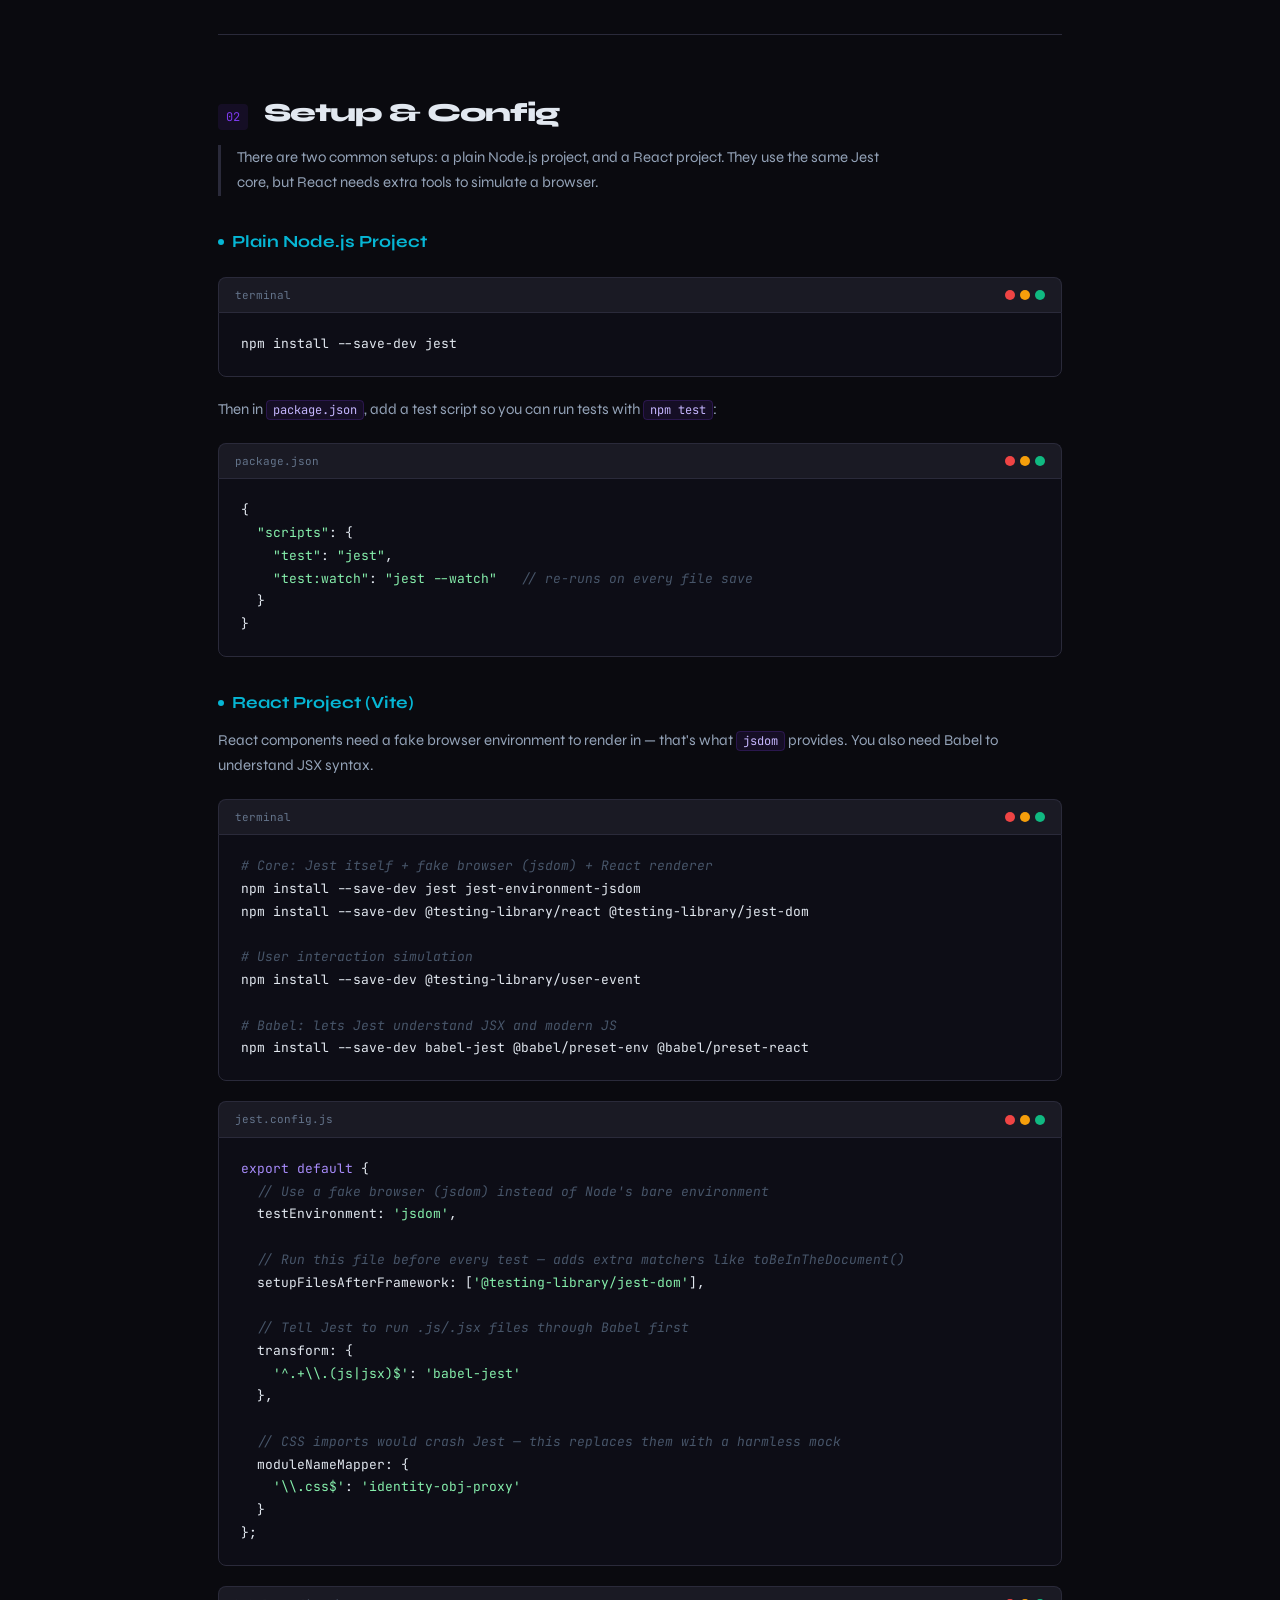
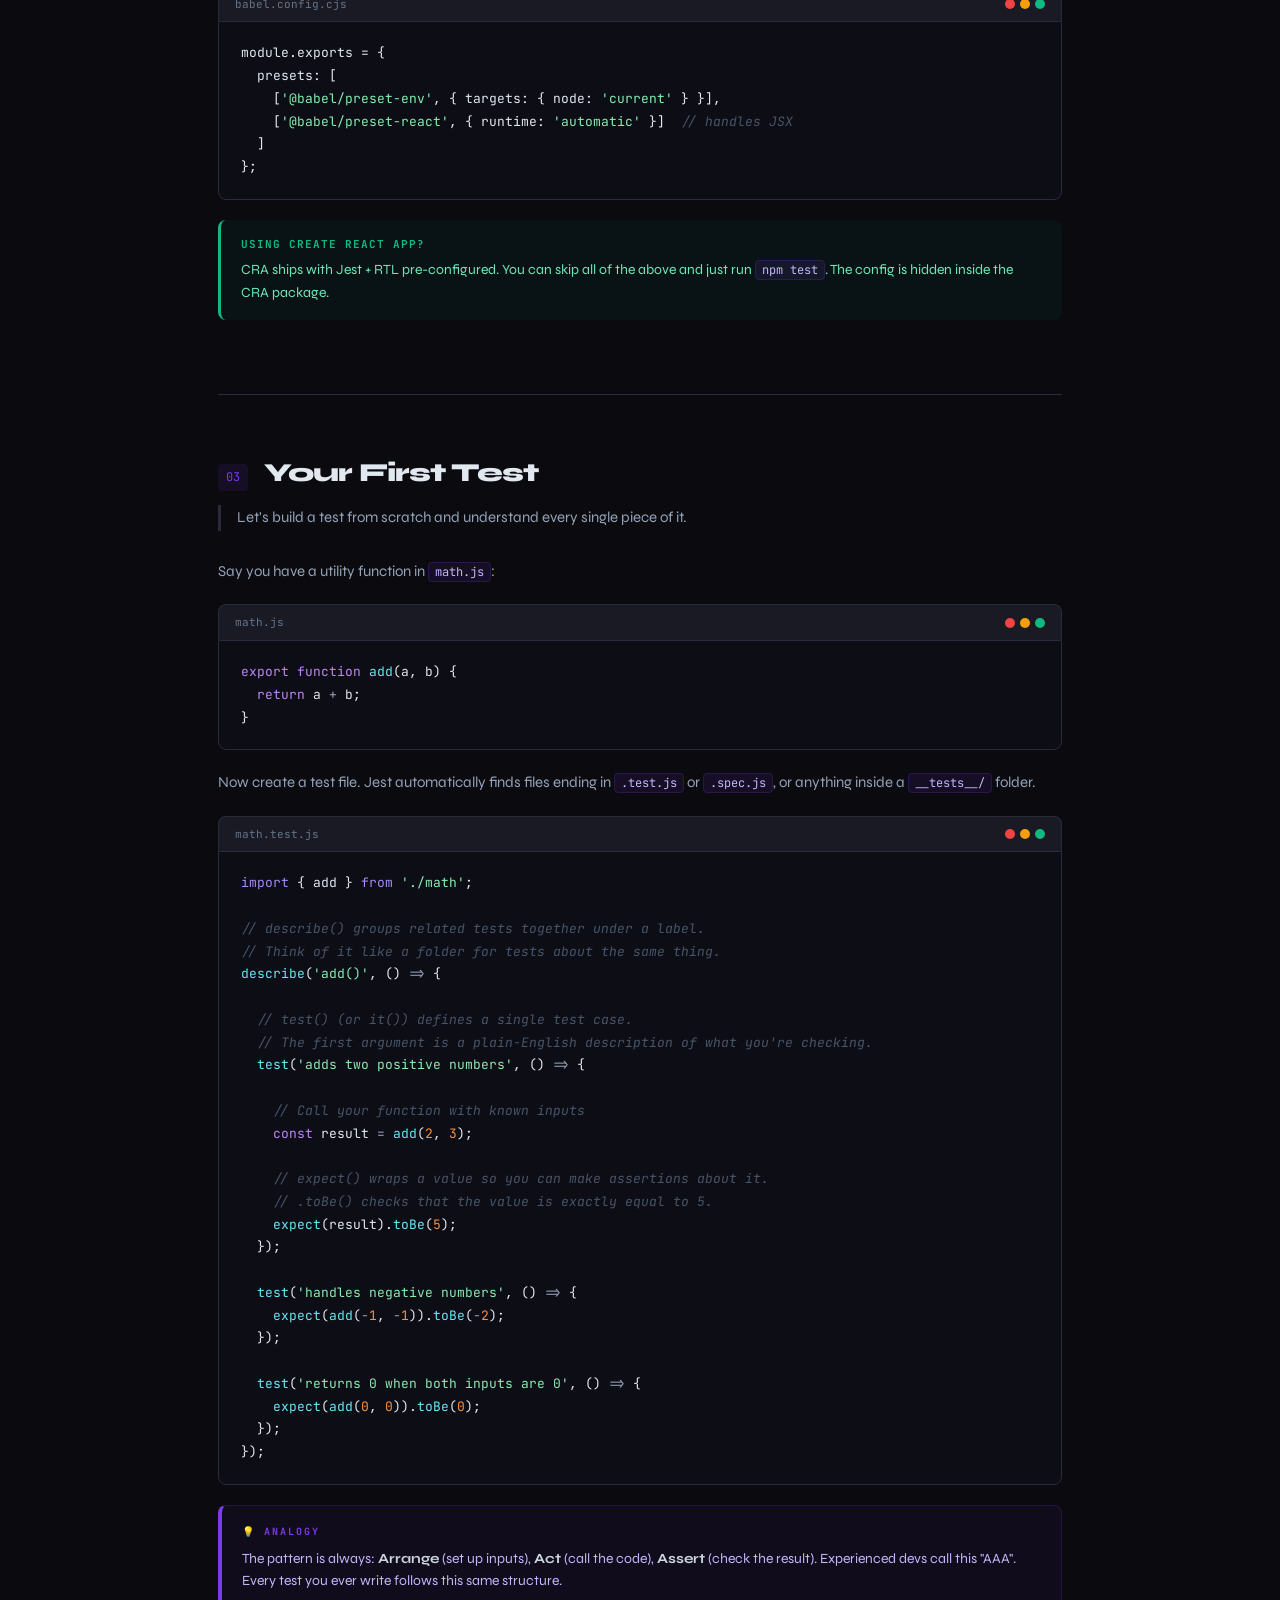
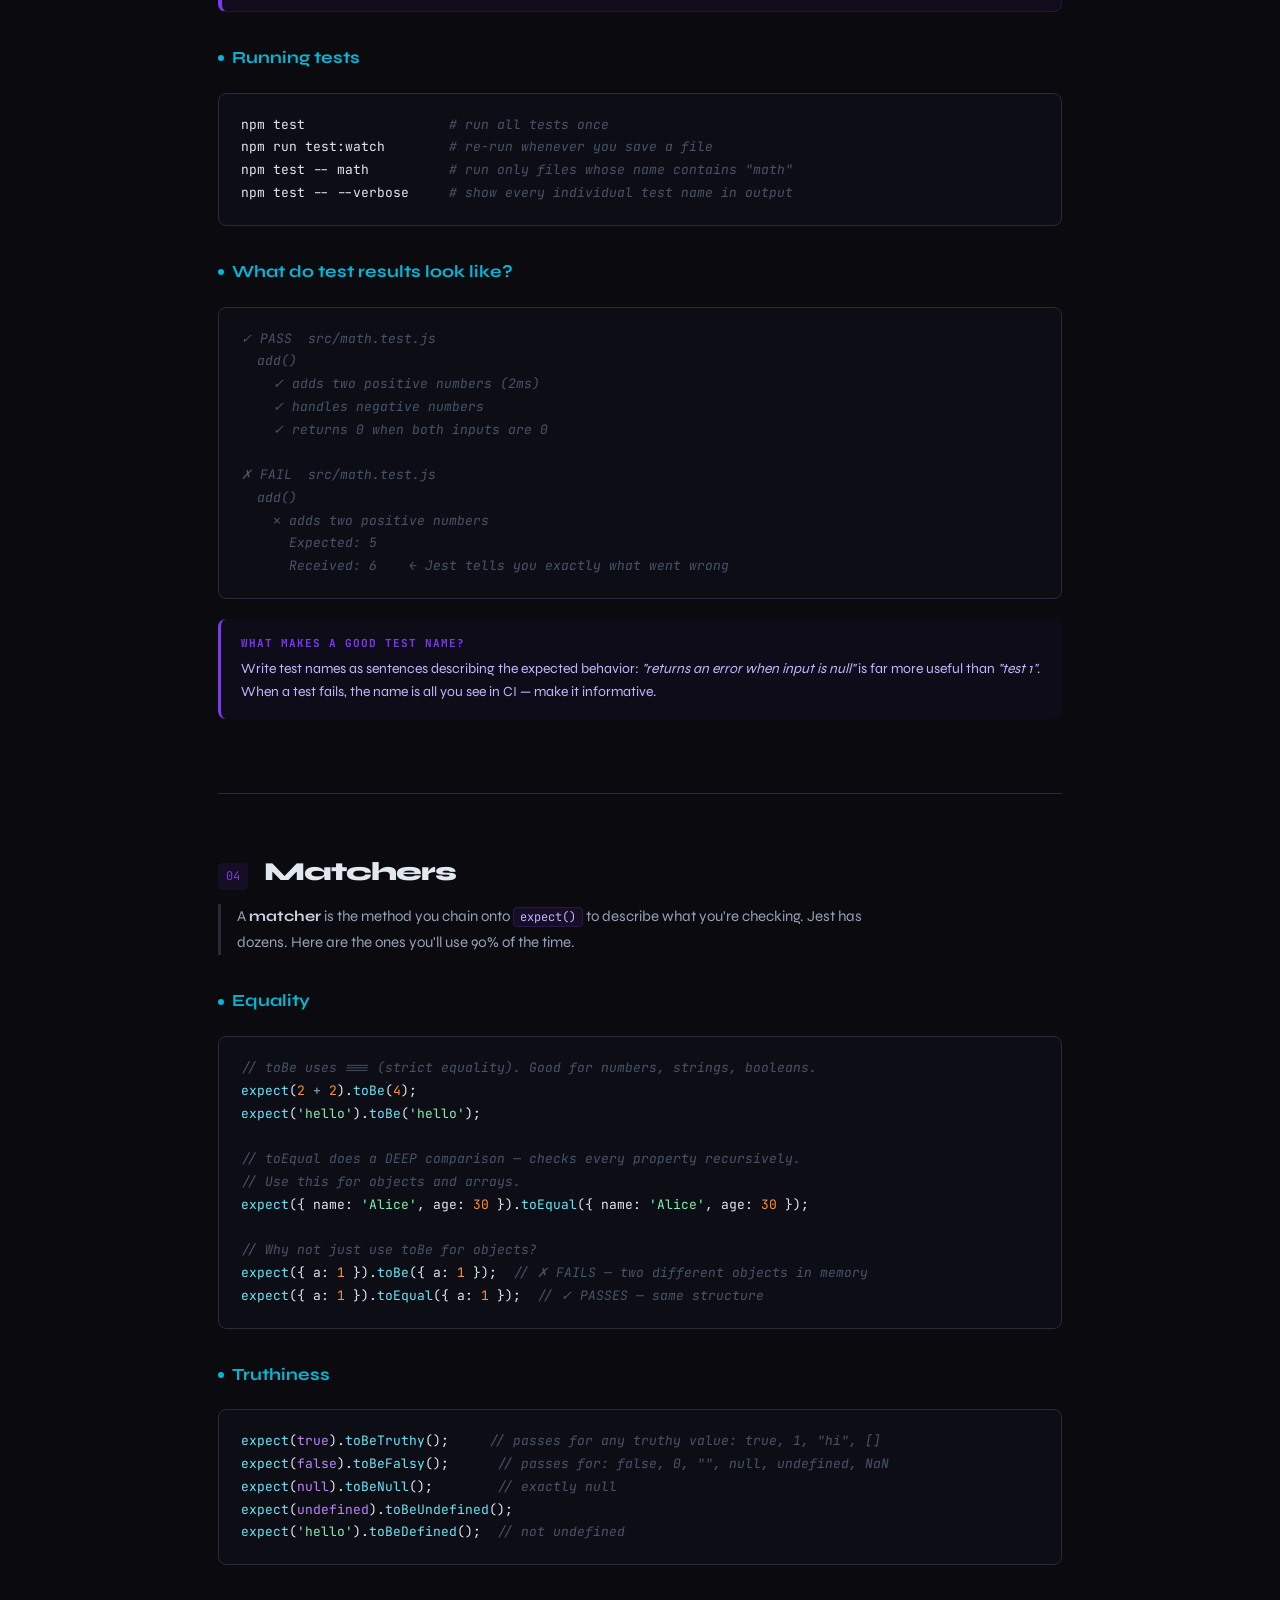
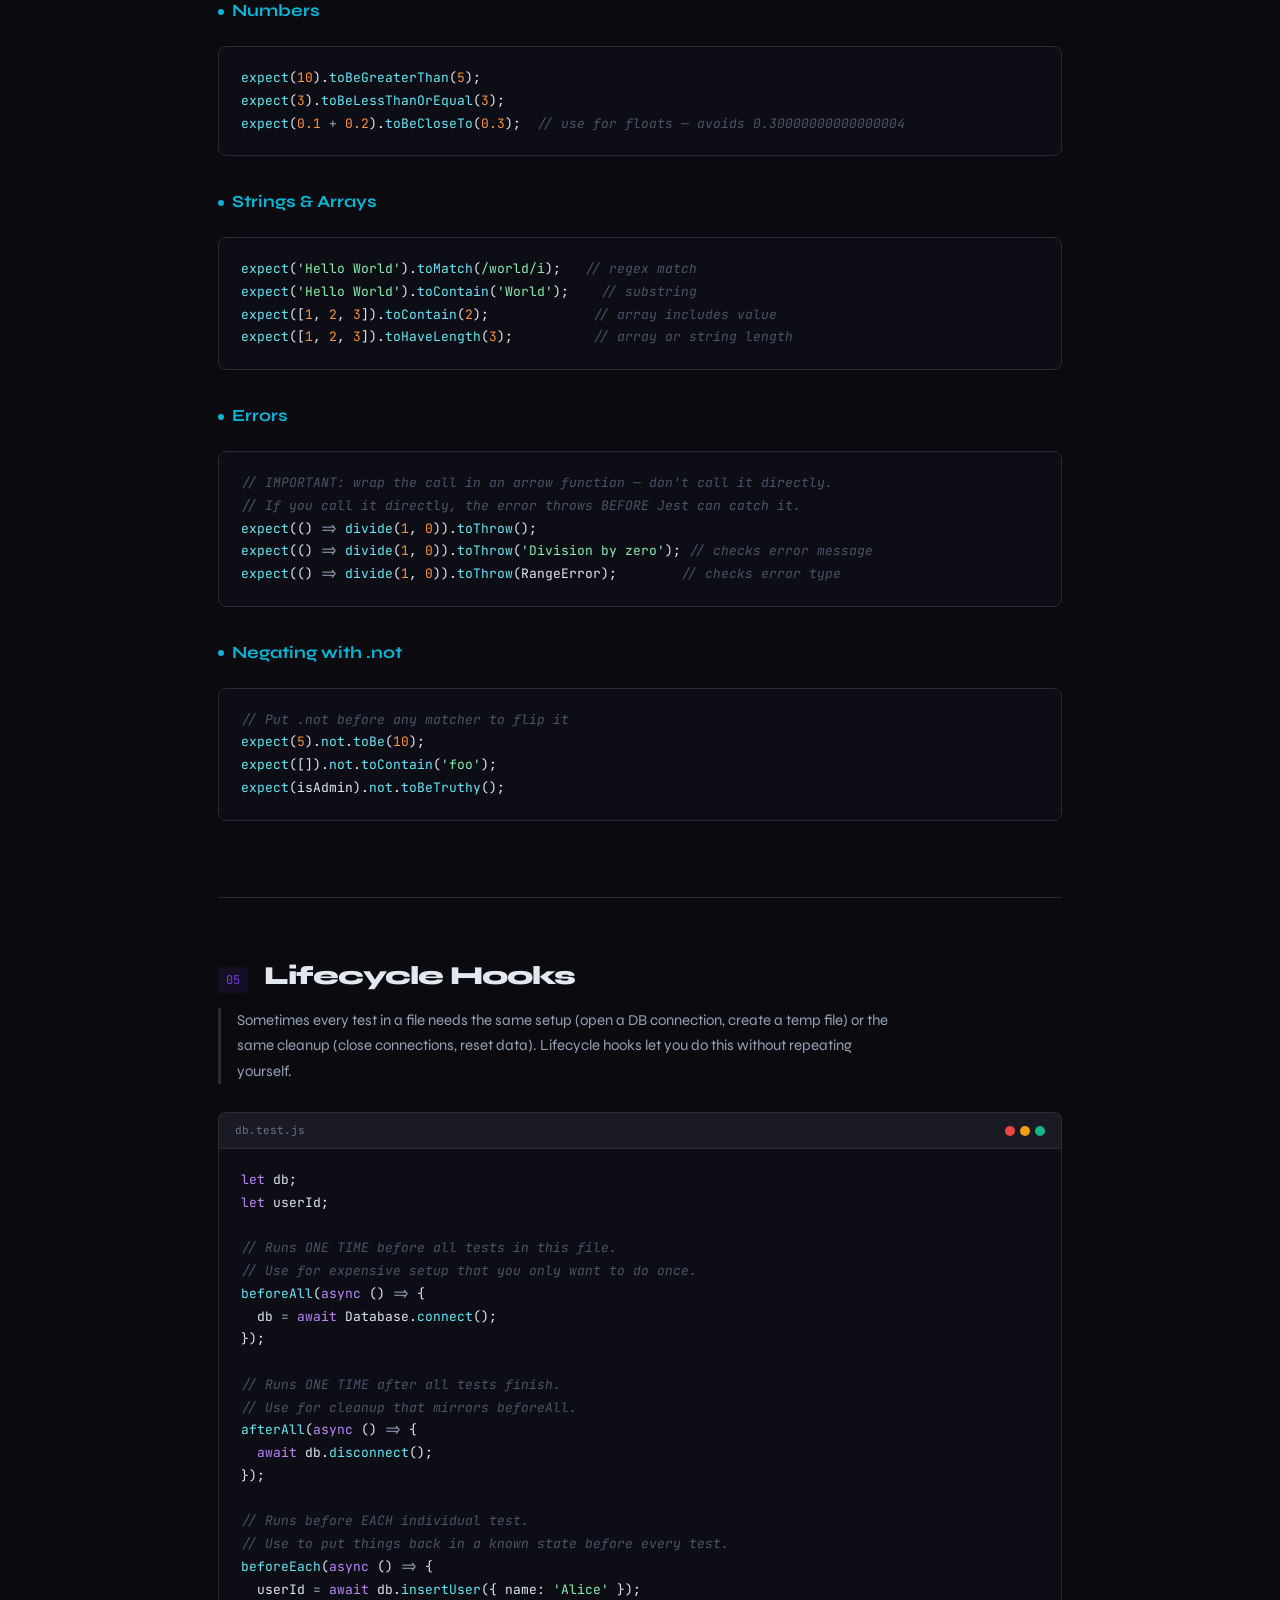
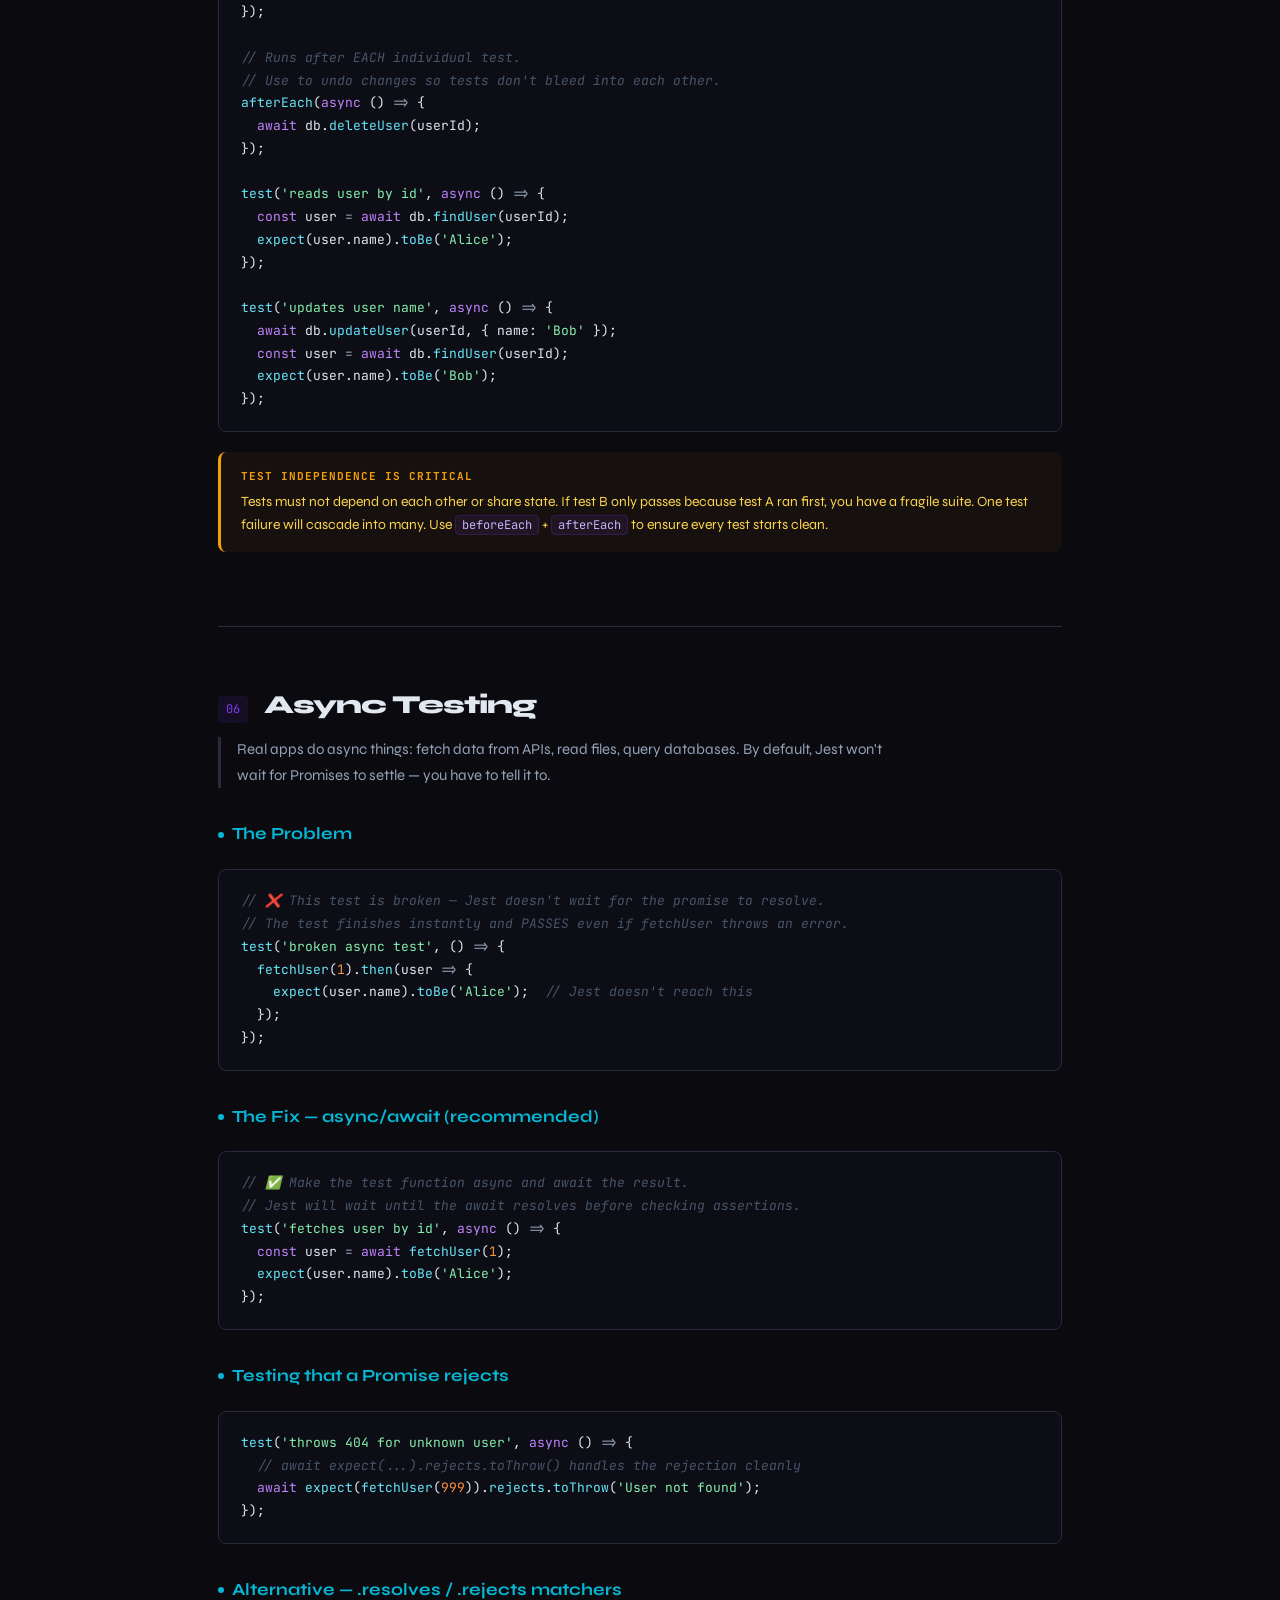
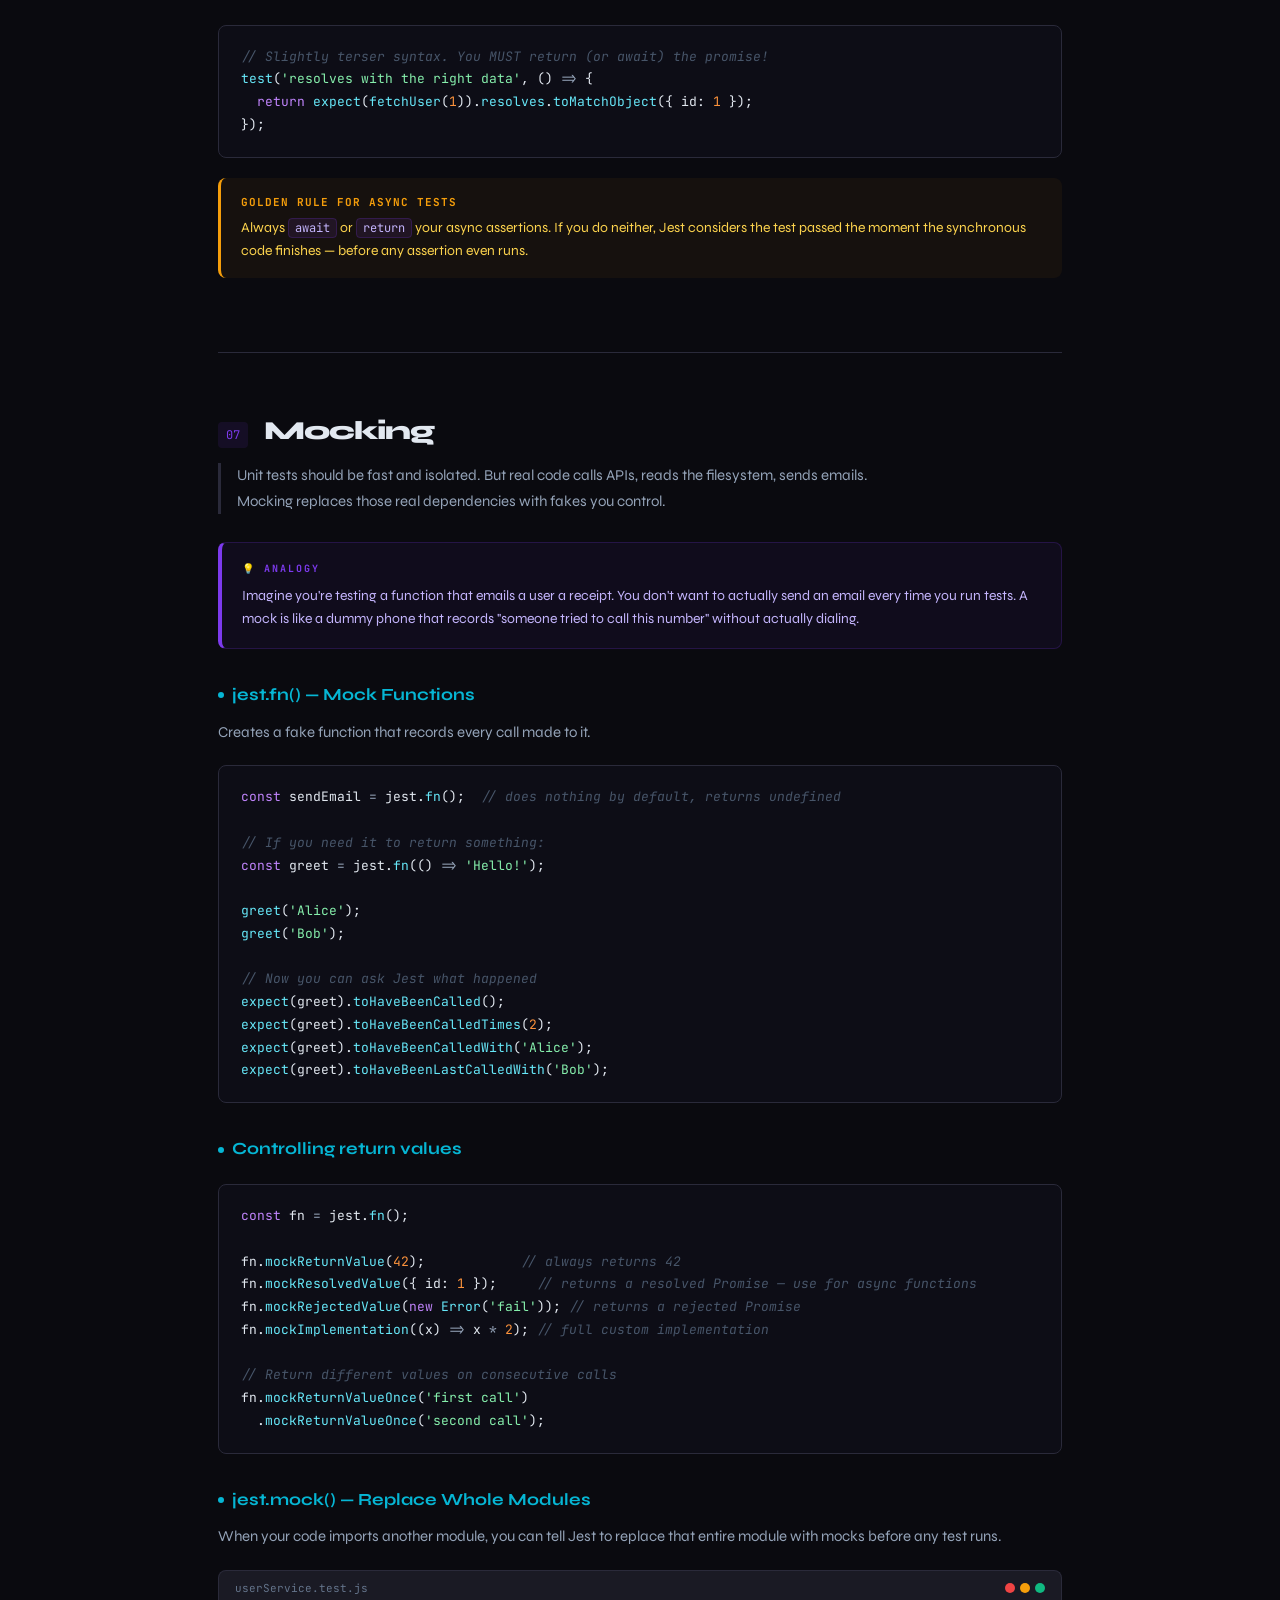
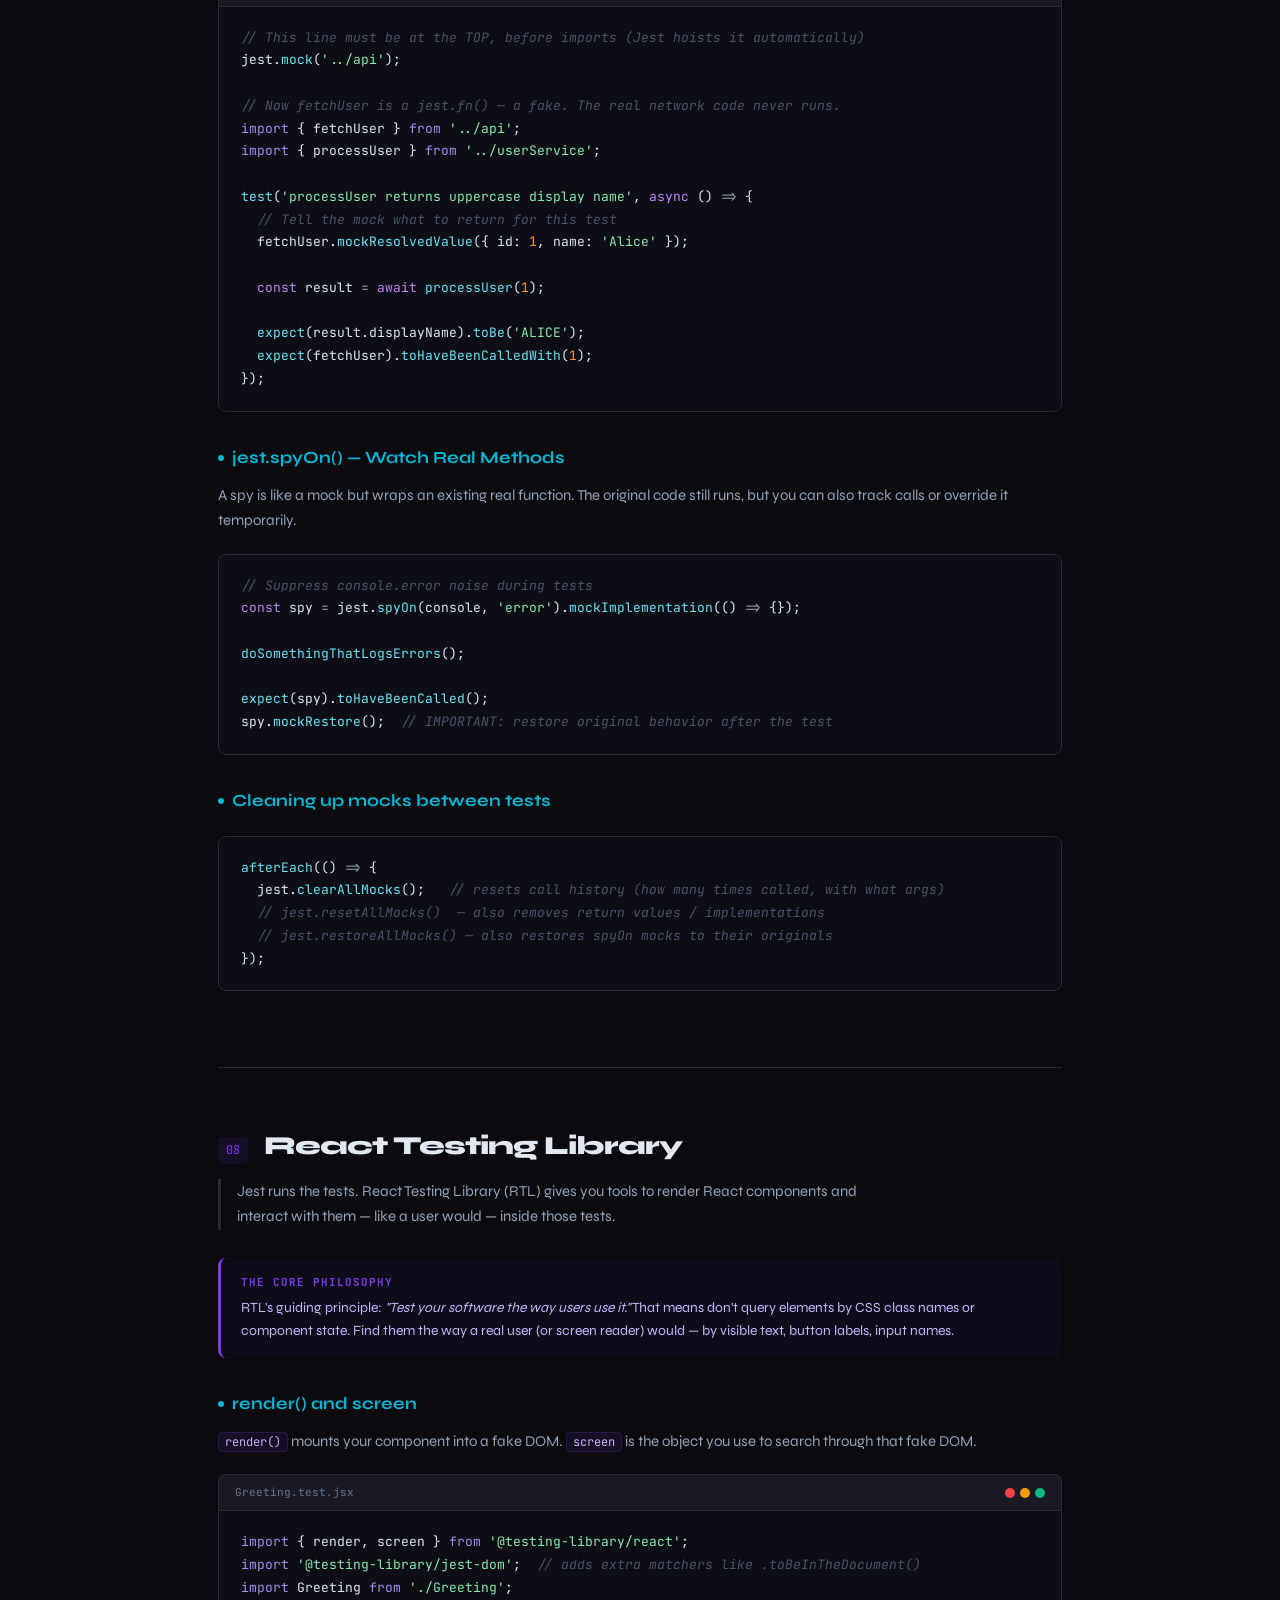
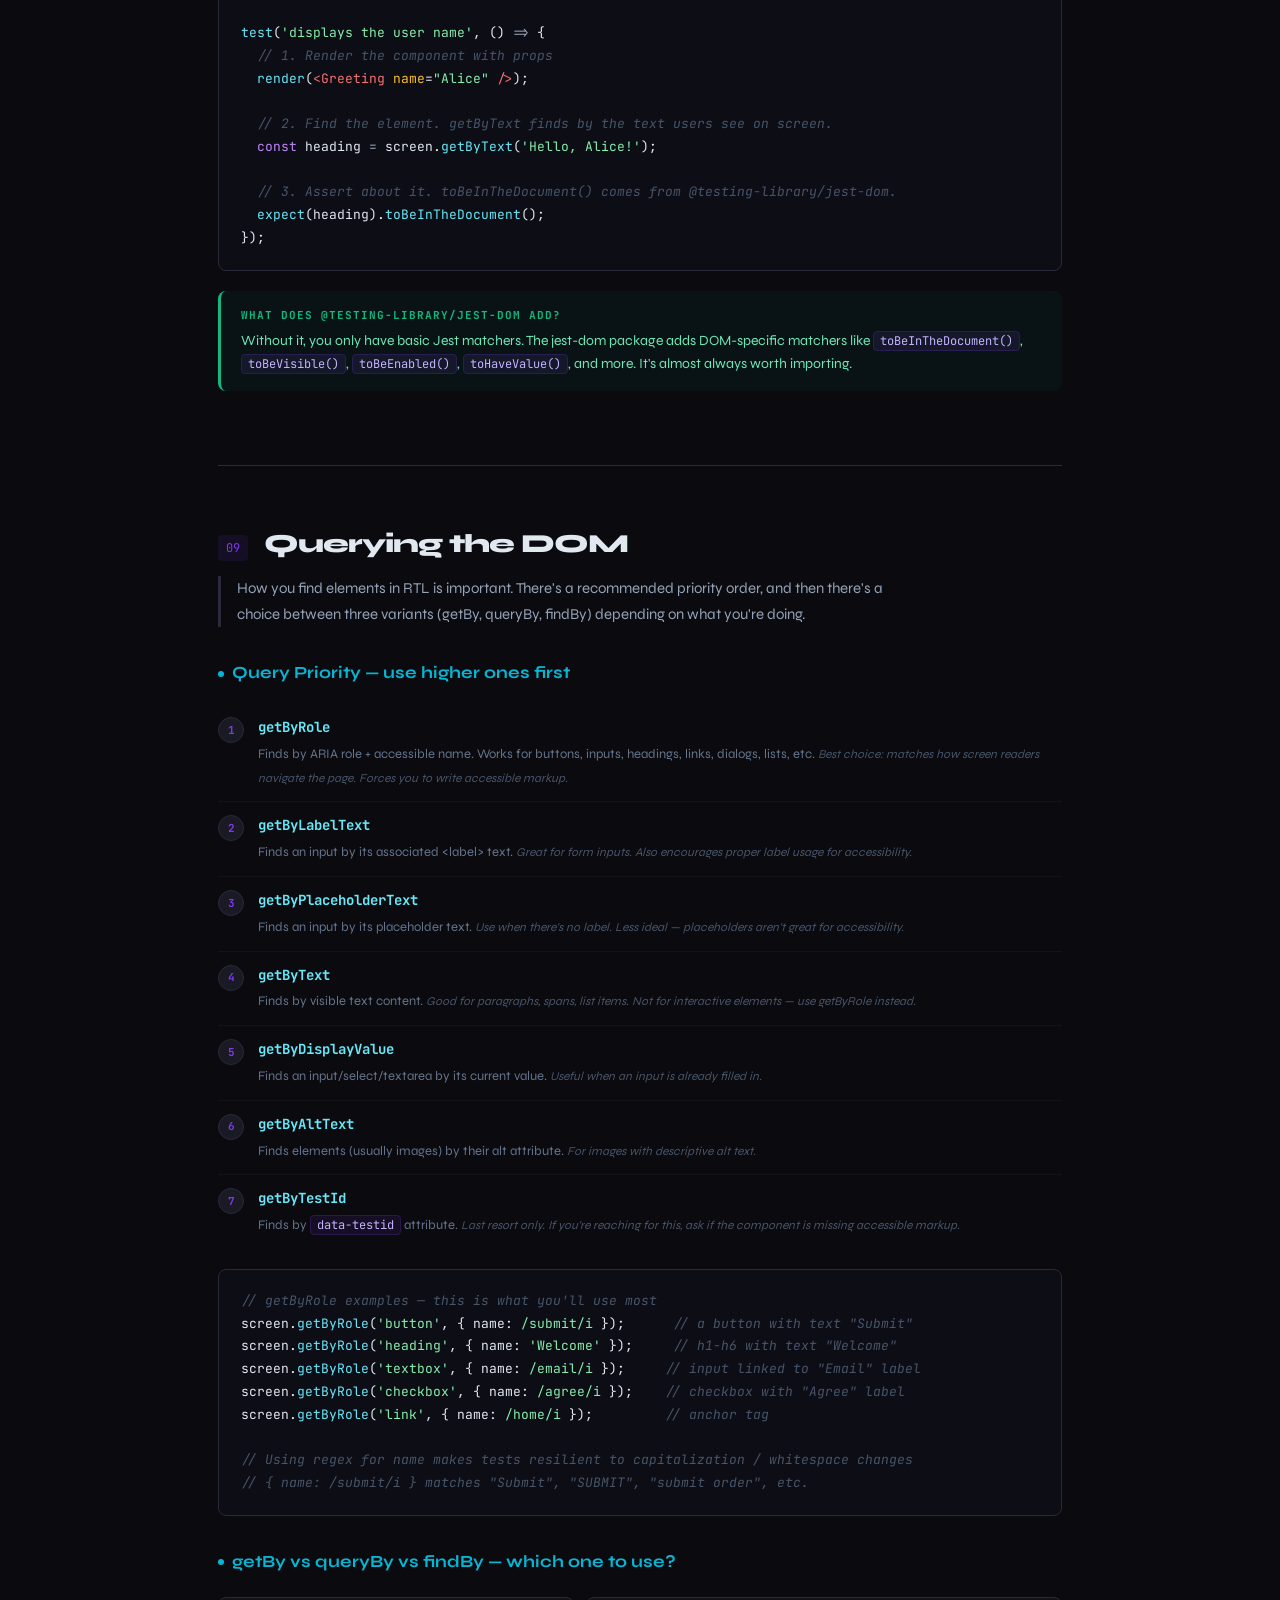
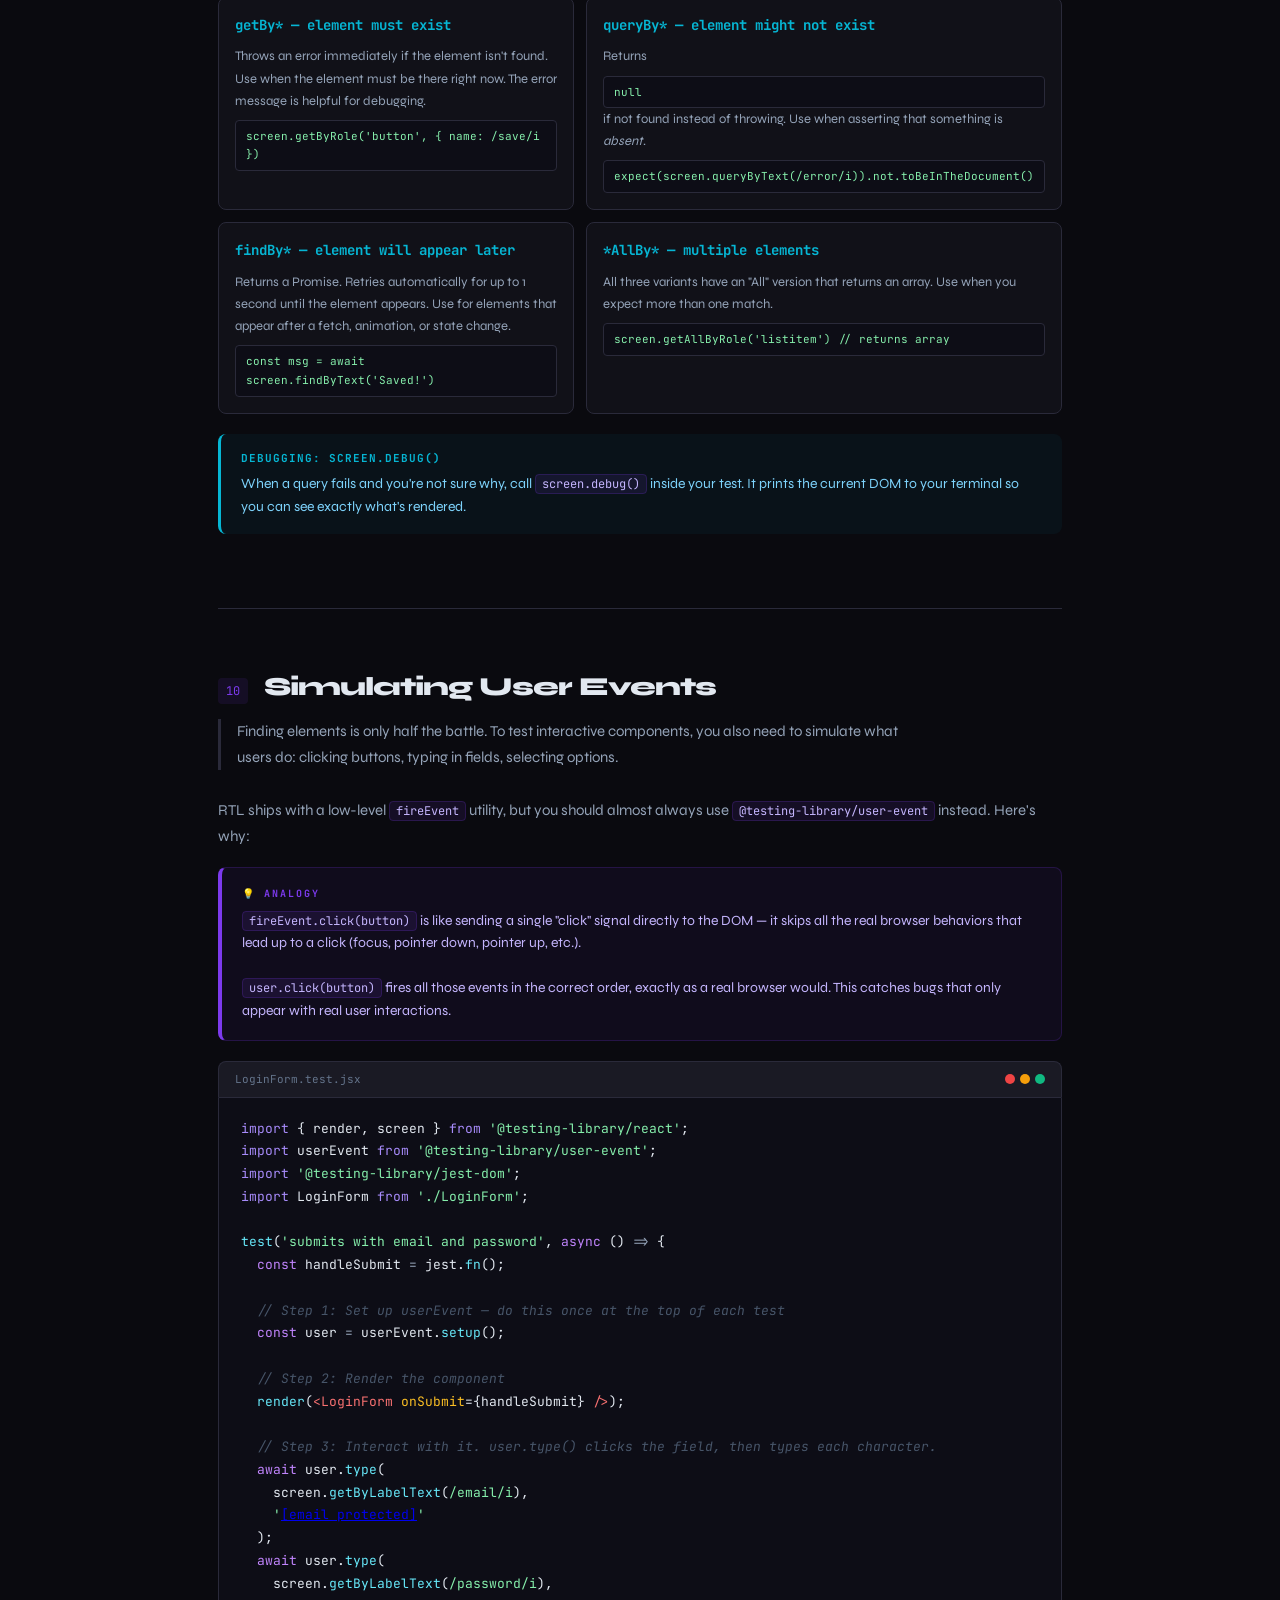
<file: tetsing.html>
<!DOCTYPE html>
<html lang="en">
<head>
<meta charset="UTF-8">
<meta name="viewport" content="width=device-width, initial-scale=1.0">
<title>Jest & RTL — Junior Dev Crash Course</title>
<style>
  @import url('https://fonts.googleapis.com/css2?family=JetBrains+Mono:wght@400;700&family=Syne:wght@400;600;700;800&display=swap');

  :root {
    --bg: #0a0a0f;
    --surface: #111118;
    --surface2: #1a1a24;
    --border: #2a2a3a;
    --accent: #7c3aed;
    --accent2: #06b6d4;
    --accent3: #10b981;
    --warn: #f59e0b;
    --text: #e2e8f0;
    --muted: #64748b;
    --code-bg: #0d0d16;
  }

  * { margin: 0; padding: 0; box-sizing: border-box; }

  body {
    background: var(--bg);
    color: var(--text);
    font-family: 'Syne', sans-serif;
    line-height: 1.7;
    overflow-x: hidden;
  }

  body::before {
    content: '';
    position: fixed;
    inset: 0;
    background-image:
      linear-gradient(rgba(124,58,237,0.025) 1px, transparent 1px),
      linear-gradient(90deg, rgba(124,58,237,0.025) 1px, transparent 1px);
    background-size: 40px 40px;
    pointer-events: none;
    z-index: 0;
  }

  .container {
    max-width: 900px;
    margin: 0 auto;
    padding: 0 28px;
    position: relative;
    z-index: 1;
  }

  /* ── HEADER ── */
  header {
    padding: 64px 0 48px;
    border-bottom: 1px solid var(--border);
  }

  .badge {
    display: inline-block;
    background: rgba(124,58,237,0.15);
    border: 1px solid rgba(124,58,237,0.4);
    color: #a78bfa;
    font-size: 11px;
    font-weight: 700;
    letter-spacing: 2px;
    text-transform: uppercase;
    padding: 4px 12px;
    border-radius: 4px;
    margin-bottom: 20px;
  }

  h1 {
    font-size: clamp(34px, 5vw, 52px);
    font-weight: 800;
    line-height: 1.1;
    letter-spacing: -2px;
  }

  h1 em {
    font-style: normal;
    background: linear-gradient(135deg, #7c3aed, #06b6d4);
    -webkit-background-clip: text;
    -webkit-text-fill-color: transparent;
  }

  .subtitle {
    color: var(--muted);
    margin-top: 14px;
    font-size: 15px;
    max-width: 540px;
    line-height: 1.6;
  }

  /* ── TOC ── */
  .toc {
    display: grid;
    grid-template-columns: repeat(auto-fill, minmax(220px, 1fr));
    gap: 8px;
    margin: 32px 0 0;
  }

  .toc a {
    display: flex;
    align-items: center;
    gap: 10px;
    padding: 9px 14px;
    background: var(--surface);
    border: 1px solid var(--border);
    border-radius: 6px;
    color: var(--muted);
    text-decoration: none;
    font-size: 13px;
    font-family: 'JetBrains Mono', monospace;
    transition: all 0.15s;
  }

  .toc a:hover {
    background: var(--surface2);
    color: var(--text);
    border-color: var(--accent);
    transform: translateX(2px);
  }

  .toc a .num { color: var(--accent); font-weight: 700; }

  /* ── SECTIONS ── */
  .section {
    padding: 56px 0;
    border-bottom: 1px solid var(--border);
  }

  .section-header {
    display: flex;
    align-items: baseline;
    gap: 16px;
    margin-bottom: 10px;
  }

  .section-num {
    font-family: 'JetBrains Mono', monospace;
    font-size: 12px;
    color: var(--accent);
    background: rgba(124,58,237,0.1);
    padding: 3px 8px;
    border-radius: 4px;
    white-space: nowrap;
  }

  h2 {
    font-size: 26px;
    font-weight: 800;
    letter-spacing: -1px;
  }

  .section-intro {
    color: #94a3b8;
    font-size: 15px;
    margin-bottom: 28px;
    max-width: 680px;
    border-left: 3px solid var(--border);
    padding-left: 16px;
  }

  h3 {
    font-size: 17px;
    font-weight: 700;
    margin: 32px 0 10px;
    color: var(--accent2);
    display: flex;
    align-items: center;
    gap: 8px;
  }

  h3::before {
    content: '';
    display: inline-block;
    width: 6px;
    height: 6px;
    border-radius: 50%;
    background: var(--accent2);
    flex-shrink: 0;
  }

  p { color: #94a3b8; margin-bottom: 14px; font-size: 15px; }

  strong { color: #cbd5e1; font-weight: 700; }

  /* ── ANALOGY BOX ── */
  .analogy {
    background: rgba(124,58,237,0.06);
    border: 1px solid rgba(124,58,237,0.2);
    border-left: 4px solid var(--accent);
    border-radius: 8px;
    padding: 18px 20px;
    margin: 18px 0;
    font-size: 14px;
    color: #c4b5fd;
    line-height: 1.6;
  }

  .analogy::before {
    content: '💡 ANALOGY';
    display: block;
    font-size: 10px;
    font-weight: 700;
    letter-spacing: 2px;
    color: var(--accent);
    margin-bottom: 8px;
    font-family: 'JetBrains Mono', monospace;
  }

  /* ── INFO BOXES ── */
  .box {
    border-radius: 8px;
    padding: 16px 20px;
    margin: 18px 0;
    font-size: 14px;
    border-left: 3px solid;
    line-height: 1.6;
  }

  .box.info { background: rgba(6,182,212,0.05); border-color: var(--accent2); color: #7dd3fc; }
  .box.tip  { background: rgba(16,185,129,0.05); border-color: var(--accent3); color: #6ee7b7; }
  .box.warn { background: rgba(245,158,11,0.05); border-color: var(--warn); color: #fcd34d; }
  .box.rule { background: rgba(124,58,237,0.05); border-color: var(--accent); color: #c4b5fd; }

  .box strong {
    display: block;
    margin-bottom: 6px;
    font-size: 11px;
    letter-spacing: 1px;
    text-transform: uppercase;
    font-family: 'JetBrains Mono', monospace;
  }

  .box.info strong { color: var(--accent2); }
  .box.tip  strong { color: var(--accent3); }
  .box.warn strong { color: var(--warn); }
  .box.rule strong { color: var(--accent); }

  /* ── CODE ── */
  .code-block { position: relative; margin: 20px 0; }

  .code-label {
    display: flex;
    align-items: center;
    justify-content: space-between;
    background: var(--surface2);
    border: 1px solid var(--border);
    border-bottom: none;
    padding: 8px 16px;
    border-radius: 8px 8px 0 0;
    font-family: 'JetBrains Mono', monospace;
    font-size: 11px;
    color: var(--muted);
  }

  .dots { display: flex; gap: 5px; }
  .dot { width: 10px; height: 10px; border-radius: 50%; }
  .dot.r { background: #ef4444; } .dot.y { background: #f59e0b; } .dot.g { background: #10b981; }

  pre {
    background: var(--code-bg);
    border: 1px solid var(--border);
    border-radius: 0 0 8px 8px;
    padding: 20px 22px;
    overflow-x: auto;
    font-family: 'JetBrains Mono', monospace;
    font-size: 13px;
    line-height: 1.75;
  }

  .code-block.no-label pre { border-radius: 8px; }

  /* Syntax */
  .kw  { color: #c084fc; }
  .fn  { color: #67e8f9; }
  .str { color: #86efac; }
  .cm  { color: #475569; font-style: italic; }
  .num { color: #fb923c; }
  .op  { color: #94a3b8; }
  .tag { color: #f87171; }
  .attr{ color: #fbbf24; }
  .imp { color: #a78bfa; }
  .ann { color: #fbbf24; }

  /* Inline code */
  code {
    font-family: 'JetBrains Mono', monospace;
    font-size: 12px;
    background: rgba(124,58,237,0.1);
    color: #c4b5fd;
    border: 1px solid rgba(124,58,237,0.2);
    padding: 1px 6px;
    border-radius: 4px;
  }

  /* ── ANNOTATED LINE ── */
  .annotated-line {
    display: grid;
    grid-template-columns: 1fr auto;
    gap: 16px;
    align-items: start;
    padding: 10px 0;
    border-bottom: 1px solid rgba(255,255,255,0.04);
    font-size: 13px;
  }

  .annotated-line:last-child { border-bottom: none; }
  .annotated-line .code-part { font-family: 'JetBrains Mono', monospace; color: #67e8f9; }
  .annotated-line .desc-part { color: var(--muted); font-size: 12px; text-align: right; max-width: 240px; }

  /* ── TABLES ── */
  table {
    width: 100%;
    border-collapse: collapse;
    font-size: 13px;
    margin: 20px 0;
  }

  th {
    background: var(--surface2);
    color: var(--muted);
    padding: 10px 14px;
    text-align: left;
    font-weight: 700;
    border: 1px solid var(--border);
    font-size: 11px;
    letter-spacing: 1px;
    text-transform: uppercase;
    font-family: 'JetBrains Mono', monospace;
  }

  td {
    padding: 10px 14px;
    border: 1px solid var(--border);
    color: #94a3b8;
    vertical-align: top;
    line-height: 1.5;
  }

  td:first-child { color: #67e8f9; font-family: 'JetBrains Mono', monospace; }
  tr:hover td { background: rgba(255,255,255,0.015); }

  /* ── QUERY PRIORITY ── */
  .priority-list {
    list-style: none;
    margin: 16px 0;
  }

  .priority-list li {
    display: flex;
    align-items: flex-start;
    gap: 14px;
    padding: 12px 0;
    border-bottom: 1px solid rgba(255,255,255,0.04);
    font-size: 14px;
  }

  .priority-list li:last-child { border-bottom: none; }

  .priority-num {
    min-width: 26px;
    height: 26px;
    background: var(--surface2);
    border: 1px solid var(--border);
    border-radius: 50%;
    display: flex;
    align-items: center;
    justify-content: center;
    font-family: 'JetBrains Mono', monospace;
    font-size: 11px;
    color: var(--accent);
    font-weight: 700;
    flex-shrink: 0;
    margin-top: 1px;
  }

  .priority-list .pl-name { color: #67e8f9; font-family: 'JetBrains Mono', monospace; font-weight: 700; display: block; margin-bottom: 2px; }
  .priority-list .pl-desc { color: #64748b; font-size: 13px; }
  .priority-list .pl-why  { color: #475569; font-size: 12px; margin-top: 2px; font-style: italic; }

  /* ── QUERY VARIANT CARDS ── */
  .variant-grid {
    display: grid;
    grid-template-columns: 1fr 1fr;
    gap: 12px;
    margin: 20px 0;
  }

  @media(max-width: 600px) { .variant-grid { grid-template-columns: 1fr; } }

  .variant-card {
    background: var(--surface);
    border: 1px solid var(--border);
    border-radius: 8px;
    padding: 16px;
  }

  .variant-card h4 {
    font-family: 'JetBrains Mono', monospace;
    font-size: 14px;
    font-weight: 700;
    margin-bottom: 8px;
    color: var(--accent2);
  }

  .variant-card p { font-size: 13px; margin: 0; }
  .variant-card code { display: block; margin-top: 8px; font-size: 11px; color: #86efac; background: var(--code-bg); border: 1px solid var(--border); padding: 6px 10px; border-radius: 4px; }

  /* ── CHEATSHEET GRID ── */
  .cheat-grid {
    display: grid;
    grid-template-columns: 1fr 1fr;
    gap: 14px;
    margin: 20px 0;
  }

  @media(max-width:600px) { .cheat-grid { grid-template-columns: 1fr; } }

  .cheat-card {
    background: var(--surface);
    border: 1px solid var(--border);
    border-radius: 8px;
    padding: 16px;
  }

  .cheat-card h4 {
    font-size: 11px;
    text-transform: uppercase;
    letter-spacing: 1px;
    color: var(--muted);
    margin-bottom: 10px;
    font-family: 'JetBrains Mono', monospace;
  }

  .cheat-card .entry { display: flex; flex-direction: column; margin-bottom: 8px; }
  .cheat-card .entry code { display: block; font-size: 12px; color: #67e8f9; background: transparent; border: none; padding: 0; }
  .cheat-card .entry span { font-size: 11px; color: #475569; margin-top: 1px; }

  /* ── STEP LIST ── */
  .steps { list-style: none; margin: 16px 0; }
  .steps li {
    display: flex;
    gap: 14px;
    padding: 12px 0;
    border-bottom: 1px solid rgba(255,255,255,0.04);
    font-size: 14px;
    color: #94a3b8;
  }
  .steps li:last-child { border-bottom: none; }
  .step-num {
    min-width: 28px; height: 28px;
    background: rgba(124,58,237,0.15);
    border: 1px solid rgba(124,58,237,0.3);
    border-radius: 6px;
    display: flex; align-items: center; justify-content: center;
    font-family: 'JetBrains Mono', monospace;
    font-size: 12px; font-weight: 700; color: #a78bfa;
    flex-shrink: 0; margin-top: 1px;
  }

  /* ── FOOTER ── */
  footer {
    padding: 48px 0;
    text-align: center;
  }
  footer p { color: var(--muted); font-size: 13px; }
  footer strong { color: var(--accent2); }
</style>
</head>
<body>
<div class="container">

  <!-- HEADER -->
  <header>
    <div class="badge">For Junior Devs · No Assumptions</div>
    <h1>Testing with<br><em>Jest & React Testing Library</em></h1>
    <p class="subtitle">A complete, ground-up crash course. We explain <em>why</em> everything exists, not just what it does. No experience required.</p>
    <nav class="toc">
      <a href="#s1"><span class="num">01</span> Why Test At All?</a>
      <a href="#s2"><span class="num">02</span> Setup & Config</a>
      <a href="#s3"><span class="num">03</span> Your First Test</a>
      <a href="#s4"><span class="num">04</span> Matchers</a>
      <a href="#s5"><span class="num">05</span> Lifecycle Hooks</a>
      <a href="#s6"><span class="num">06</span> Async Testing</a>
      <a href="#s7"><span class="num">07</span> Mocking</a>
      <a href="#s8"><span class="num">08</span> React + RTL</a>
      <a href="#s9"><span class="num">09</span> Querying the DOM</a>
      <a href="#s10"><span class="num">10</span> User Events</a>
      <a href="#s11"><span class="num">11</span> Async UI</a>
      <a href="#s12"><span class="num">12</span> Custom Hooks</a>
      <a href="#s13"><span class="num">13</span> Cheatsheet</a>
    </nav>
  </header>

  <!-- ═══════════════════════════════════════════════ -->
  <!-- 01 WHY TEST -->
  <!-- ═══════════════════════════════════════════════ -->
  <section class="section" id="s1">
    <div class="section-header">
      <span class="section-num">01</span>
      <h2>Why Test At All?</h2>
    </div>
    <p class="section-intro">Before writing a single line of test code, it's important to understand the problem testing solves. Skipping this leads to tests that feel like busywork.</p>

    <p>Imagine you write a function <code>calculateTotal()</code>. It works great. Three months later, a teammate refactors a helper it depends on. Everything looks fine. But now <code>calculateTotal()</code> is silently returning wrong numbers — and nobody notices until a customer reports a billing error.</p>

    <p><strong>Tests are an automated safety net.</strong> They let you make changes with confidence, because if anything breaks, a test will catch it immediately — not a customer three weeks later.</p>

    <div class="analogy">
      Think of tests like a smoke detector in your house. You don't install one because you expect a fire. You install one so that if something ever goes wrong, you find out right away instead of discovering the damage days later.
    </div>

    <h3>What kinds of tests exist?</h3>
    <table>
      <thead><tr><th>Type</th><th>What it tests</th><th>Speed</th></tr></thead>
      <tbody>
        <tr><td>Unit test</td><td>A single function or component in isolation. No network, no DB.</td><td>Instant (~ms)</td></tr>
        <tr><td>Integration test</td><td>Multiple parts working together (e.g. a form + an API call).</td><td>Fast (~seconds)</td></tr>
        <tr><td>End-to-end (E2E)</td><td>The full app in a real browser, simulating real user flows.</td><td>Slow (~minutes)</td></tr>
      </tbody>
    </table>

    <p><strong>Jest</strong> is primarily a unit and integration test runner. <strong>React Testing Library</strong> helps you write integration-style tests for React components. E2E testing (like Playwright or Cypress) is a separate topic entirely.</p>

    <div class="box info">
      <strong>What is Jest exactly?</strong>
      Jest is a JavaScript test runner — a program that finds your test files, runs them, and tells you which passed and which failed. It also comes with utilities for making assertions, tracking function calls, and handling timers.
    </div>
  </section>

  <!-- ═══════════════════════════════════════════════ -->
  <!-- 02 SETUP -->
  <!-- ═══════════════════════════════════════════════ -->
  <section class="section" id="s2">
    <div class="section-header">
      <span class="section-num">02</span>
      <h2>Setup & Config</h2>
    </div>
    <p class="section-intro">There are two common setups: a plain Node.js project, and a React project. They use the same Jest core, but React needs extra tools to simulate a browser.</p>

    <h3>Plain Node.js Project</h3>
    <div class="code-block">
      <div class="code-label"><span>terminal</span><div class="dots"><div class="dot r"></div><div class="dot y"></div><div class="dot g"></div></div></div>
      <pre>npm install --save-dev jest</pre>
    </div>

    <p>Then in <code>package.json</code>, add a test script so you can run tests with <code>npm test</code>:</p>

    <div class="code-block">
      <div class="code-label"><span>package.json</span><div class="dots"><div class="dot r"></div><div class="dot y"></div><div class="dot g"></div></div></div>
      <pre>{
  <span class="str">"scripts"</span>: {
    <span class="str">"test"</span>: <span class="str">"jest"</span>,
    <span class="str">"test:watch"</span>: <span class="str">"jest --watch"</span>   <span class="cm">// re-runs on every file save</span>
  }
}</pre>
    </div>

    <h3>React Project (Vite)</h3>
    <p>React components need a fake browser environment to render in — that's what <code>jsdom</code> provides. You also need Babel to understand JSX syntax.</p>

    <div class="code-block">
      <div class="code-label"><span>terminal</span><div class="dots"><div class="dot r"></div><div class="dot y"></div><div class="dot g"></div></div></div>
      <pre><span class="cm"># Core: Jest itself + fake browser (jsdom) + React renderer</span>
npm install --save-dev jest jest-environment-jsdom
npm install --save-dev @testing-library/react @testing-library/jest-dom

<span class="cm"># User interaction simulation</span>
npm install --save-dev @testing-library/user-event

<span class="cm"># Babel: lets Jest understand JSX and modern JS</span>
npm install --save-dev babel-jest @babel/preset-env @babel/preset-react</pre>
    </div>

    <div class="code-block">
      <div class="code-label"><span>jest.config.js</span><div class="dots"><div class="dot r"></div><div class="dot y"></div><div class="dot g"></div></div></div>
      <pre><span class="imp">export default</span> {
  <span class="cm">// Use a fake browser (jsdom) instead of Node's bare environment</span>
  testEnvironment: <span class="str">'jsdom'</span>,

  <span class="cm">// Run this file before every test — adds extra matchers like toBeInTheDocument()</span>
  setupFilesAfterFramework: [<span class="str">'@testing-library/jest-dom'</span>],

  <span class="cm">// Tell Jest to run .js/.jsx files through Babel first</span>
  transform: {
    <span class="str">'^.+\\.(js|jsx)$'</span>: <span class="str">'babel-jest'</span>
  },

  <span class="cm">// CSS imports would crash Jest — this replaces them with a harmless mock</span>
  moduleNameMapper: {
    <span class="str">'\\.css$'</span>: <span class="str">'identity-obj-proxy'</span>
  }
};</pre>
    </div>

    <div class="code-block">
      <div class="code-label"><span>babel.config.cjs</span><div class="dots"><div class="dot r"></div><div class="dot y"></div><div class="dot g"></div></div></div>
      <pre>module.exports = {
  presets: [
    [<span class="str">'@babel/preset-env'</span>, { targets: { node: <span class="str">'current'</span> } }],
    [<span class="str">'@babel/preset-react'</span>, { runtime: <span class="str">'automatic'</span> }]  <span class="cm">// handles JSX</span>
  ]
};</pre>
    </div>

    <div class="box tip">
      <strong>Using Create React App?</strong>
      CRA ships with Jest + RTL pre-configured. You can skip all of the above and just run <code>npm test</code>. The config is hidden inside the CRA package.
    </div>
  </section>

  <!-- ═══════════════════════════════════════════════ -->
  <!-- 03 FIRST TEST -->
  <!-- ═══════════════════════════════════════════════ -->
  <section class="section" id="s3">
    <div class="section-header">
      <span class="section-num">03</span>
      <h2>Your First Test</h2>
    </div>
    <p class="section-intro">Let's build a test from scratch and understand every single piece of it.</p>

    <p>Say you have a utility function in <code>math.js</code>:</p>

    <div class="code-block">
      <div class="code-label"><span>math.js</span><div class="dots"><div class="dot r"></div><div class="dot y"></div><div class="dot g"></div></div></div>
      <pre><span class="kw">export function</span> <span class="fn">add</span>(a, b) {
  <span class="kw">return</span> a <span class="op">+</span> b;
}</pre>
    </div>

    <p>Now create a test file. Jest automatically finds files ending in <code>.test.js</code> or <code>.spec.js</code>, or anything inside a <code>__tests__/</code> folder.</p>

    <div class="code-block">
      <div class="code-label"><span>math.test.js</span><div class="dots"><div class="dot r"></div><div class="dot y"></div><div class="dot g"></div></div></div>
      <pre><span class="imp">import</span> { add } <span class="imp">from</span> <span class="str">'./math'</span>;

<span class="cm">// describe() groups related tests together under a label.</span>
<span class="cm">// Think of it like a folder for tests about the same thing.</span>
<span class="fn">describe</span>(<span class="str">'add()'</span>, () <span class="op">=></span> {

  <span class="cm">// test() (or it()) defines a single test case.</span>
  <span class="cm">// The first argument is a plain-English description of what you're checking.</span>
  <span class="fn">test</span>(<span class="str">'adds two positive numbers'</span>, () <span class="op">=></span> {

    <span class="cm">// Call your function with known inputs</span>
    <span class="kw">const</span> result <span class="op">=</span> <span class="fn">add</span>(<span class="num">2</span>, <span class="num">3</span>);

    <span class="cm">// expect() wraps a value so you can make assertions about it.</span>
    <span class="cm">// .toBe() checks that the value is exactly equal to 5.</span>
    <span class="fn">expect</span>(result).<span class="fn">toBe</span>(<span class="num">5</span>);
  });

  <span class="fn">test</span>(<span class="str">'handles negative numbers'</span>, () <span class="op">=></span> {
    <span class="fn">expect</span>(<span class="fn">add</span>(<span class="op">-</span><span class="num">1</span>, <span class="op">-</span><span class="num">1</span>)).<span class="fn">toBe</span>(<span class="op">-</span><span class="num">2</span>);
  });

  <span class="fn">test</span>(<span class="str">'returns 0 when both inputs are 0'</span>, () <span class="op">=></span> {
    <span class="fn">expect</span>(<span class="fn">add</span>(<span class="num">0</span>, <span class="num">0</span>)).<span class="fn">toBe</span>(<span class="num">0</span>);
  });
});</pre>
    </div>

    <div class="analogy">
      The pattern is always: <strong>Arrange</strong> (set up inputs), <strong>Act</strong> (call the code), <strong>Assert</strong> (check the result). Experienced devs call this "AAA". Every test you ever write follows this same structure.
    </div>

    <h3>Running tests</h3>
    <div class="code-block no-label">
      <pre>npm test                  <span class="cm"># run all tests once</span>
npm run test:watch        <span class="cm"># re-run whenever you save a file</span>
npm test -- math          <span class="cm"># run only files whose name contains "math"</span>
npm test -- --verbose     <span class="cm"># show every individual test name in output</span></pre>
    </div>

    <h3>What do test results look like?</h3>
    <div class="code-block no-label">
      <pre><span class="cm">✓ PASS  src/math.test.js
  add()
    ✓ adds two positive numbers (2ms)
    ✓ handles negative numbers
    ✓ returns 0 when both inputs are 0</span>

<span class="cm">✗ FAIL  src/math.test.js
  add()
    ✕ adds two positive numbers
      Expected: 5
      Received: 6    ← Jest tells you exactly what went wrong</span></pre>
    </div>

    <div class="box rule">
      <strong>What makes a good test name?</strong>
      Write test names as sentences describing the expected behavior: <em>"returns an error when input is null"</em> is far more useful than <em>"test 1"</em>. When a test fails, the name is all you see in CI — make it informative.
    </div>
  </section>

  <!-- ═══════════════════════════════════════════════ -->
  <!-- 04 MATCHERS -->
  <!-- ═══════════════════════════════════════════════ -->
  <section class="section" id="s4">
    <div class="section-header">
      <span class="section-num">04</span>
      <h2>Matchers</h2>
    </div>
    <p class="section-intro">A <strong>matcher</strong> is the method you chain onto <code>expect()</code> to describe what you're checking. Jest has dozens. Here are the ones you'll use 90% of the time.</p>

    <h3>Equality</h3>
    <div class="code-block no-label">
      <pre><span class="cm">// toBe uses === (strict equality). Good for numbers, strings, booleans.</span>
<span class="fn">expect</span>(<span class="num">2</span> <span class="op">+</span> <span class="num">2</span>).<span class="fn">toBe</span>(<span class="num">4</span>);
<span class="fn">expect</span>(<span class="str">'hello'</span>).<span class="fn">toBe</span>(<span class="str">'hello'</span>);

<span class="cm">// toEqual does a DEEP comparison — checks every property recursively.</span>
<span class="cm">// Use this for objects and arrays.</span>
<span class="fn">expect</span>({ name: <span class="str">'Alice'</span>, age: <span class="num">30</span> }).<span class="fn">toEqual</span>({ name: <span class="str">'Alice'</span>, age: <span class="num">30</span> });

<span class="cm">// Why not just use toBe for objects?</span>
<span class="fn">expect</span>({ a: <span class="num">1</span> }).<span class="fn">toBe</span>({ a: <span class="num">1</span> });  <span class="cm">// ✗ FAILS — two different objects in memory</span>
<span class="fn">expect</span>({ a: <span class="num">1</span> }).<span class="fn">toEqual</span>({ a: <span class="num">1</span> });  <span class="cm">// ✓ PASSES — same structure</span></pre>
    </div>

    <h3>Truthiness</h3>
    <div class="code-block no-label">
      <pre><span class="fn">expect</span>(<span class="kw">true</span>).<span class="fn">toBeTruthy</span>();     <span class="cm">// passes for any truthy value: true, 1, "hi", []</span>
<span class="fn">expect</span>(<span class="kw">false</span>).<span class="fn">toBeFalsy</span>();      <span class="cm">// passes for: false, 0, "", null, undefined, NaN</span>
<span class="fn">expect</span>(<span class="kw">null</span>).<span class="fn">toBeNull</span>();        <span class="cm">// exactly null</span>
<span class="fn">expect</span>(<span class="kw">undefined</span>).<span class="fn">toBeUndefined</span>();
<span class="fn">expect</span>(<span class="str">'hello'</span>).<span class="fn">toBeDefined</span>();  <span class="cm">// not undefined</span></pre>
    </div>

    <h3>Numbers</h3>
    <div class="code-block no-label">
      <pre><span class="fn">expect</span>(<span class="num">10</span>).<span class="fn">toBeGreaterThan</span>(<span class="num">5</span>);
<span class="fn">expect</span>(<span class="num">3</span>).<span class="fn">toBeLessThanOrEqual</span>(<span class="num">3</span>);
<span class="fn">expect</span>(<span class="num">0.1</span> <span class="op">+</span> <span class="num">0.2</span>).<span class="fn">toBeCloseTo</span>(<span class="num">0.3</span>);  <span class="cm">// use for floats — avoids 0.30000000000000004</span></pre>
    </div>

    <h3>Strings & Arrays</h3>
    <div class="code-block no-label">
      <pre><span class="fn">expect</span>(<span class="str">'Hello World'</span>).<span class="fn">toMatch</span>(<span class="str">/world/i</span>);   <span class="cm">// regex match</span>
<span class="fn">expect</span>(<span class="str">'Hello World'</span>).<span class="fn">toContain</span>(<span class="str">'World'</span>);    <span class="cm">// substring</span>
<span class="fn">expect</span>([<span class="num">1</span>, <span class="num">2</span>, <span class="num">3</span>]).<span class="fn">toContain</span>(<span class="num">2</span>);             <span class="cm">// array includes value</span>
<span class="fn">expect</span>([<span class="num">1</span>, <span class="num">2</span>, <span class="num">3</span>]).<span class="fn">toHaveLength</span>(<span class="num">3</span>);          <span class="cm">// array or string length</span></pre>
    </div>

    <h3>Errors</h3>
    <div class="code-block no-label">
      <pre><span class="cm">// IMPORTANT: wrap the call in an arrow function — don't call it directly.</span>
<span class="cm">// If you call it directly, the error throws BEFORE Jest can catch it.</span>
<span class="fn">expect</span>(() <span class="op">=></span> <span class="fn">divide</span>(<span class="num">1</span>, <span class="num">0</span>)).<span class="fn">toThrow</span>();
<span class="fn">expect</span>(() <span class="op">=></span> <span class="fn">divide</span>(<span class="num">1</span>, <span class="num">0</span>)).<span class="fn">toThrow</span>(<span class="str">'Division by zero'</span>); <span class="cm">// checks error message</span>
<span class="fn">expect</span>(() <span class="op">=></span> <span class="fn">divide</span>(<span class="num">1</span>, <span class="num">0</span>)).<span class="fn">toThrow</span>(RangeError);        <span class="cm">// checks error type</span></pre>
    </div>

    <h3>Negating with .not</h3>
    <div class="code-block no-label">
      <pre><span class="cm">// Put .not before any matcher to flip it</span>
<span class="fn">expect</span>(<span class="num">5</span>).<span class="fn">not</span>.<span class="fn">toBe</span>(<span class="num">10</span>);
<span class="fn">expect</span>([]).<span class="fn">not</span>.<span class="fn">toContain</span>(<span class="str">'foo'</span>);
<span class="fn">expect</span>(isAdmin).<span class="fn">not</span>.<span class="fn">toBeTruthy</span>();</pre>
    </div>
  </section>

  <!-- ═══════════════════════════════════════════════ -->
  <!-- 05 LIFECYCLE -->
  <!-- ═══════════════════════════════════════════════ -->
  <section class="section" id="s5">
    <div class="section-header">
      <span class="section-num">05</span>
      <h2>Lifecycle Hooks</h2>
    </div>
    <p class="section-intro">Sometimes every test in a file needs the same setup (open a DB connection, create a temp file) or the same cleanup (close connections, reset data). Lifecycle hooks let you do this without repeating yourself.</p>

    <div class="code-block">
      <div class="code-label"><span>db.test.js</span><div class="dots"><div class="dot r"></div><div class="dot y"></div><div class="dot g"></div></div></div>
      <pre><span class="kw">let</span> db;
<span class="kw">let</span> userId;

<span class="cm">// Runs ONE TIME before all tests in this file.
// Use for expensive setup that you only want to do once.</span>
<span class="fn">beforeAll</span>(<span class="kw">async</span> () <span class="op">=></span> {
  db <span class="op">=</span> <span class="kw">await</span> Database.<span class="fn">connect</span>();
});

<span class="cm">// Runs ONE TIME after all tests finish.
// Use for cleanup that mirrors beforeAll.</span>
<span class="fn">afterAll</span>(<span class="kw">async</span> () <span class="op">=></span> {
  <span class="kw">await</span> db.<span class="fn">disconnect</span>();
});

<span class="cm">// Runs before EACH individual test.
// Use to put things back in a known state before every test.</span>
<span class="fn">beforeEach</span>(<span class="kw">async</span> () <span class="op">=></span> {
  userId <span class="op">=</span> <span class="kw">await</span> db.<span class="fn">insertUser</span>({ name: <span class="str">'Alice'</span> });
});

<span class="cm">// Runs after EACH individual test.
// Use to undo changes so tests don't bleed into each other.</span>
<span class="fn">afterEach</span>(<span class="kw">async</span> () <span class="op">=></span> {
  <span class="kw">await</span> db.<span class="fn">deleteUser</span>(userId);
});

<span class="fn">test</span>(<span class="str">'reads user by id'</span>, <span class="kw">async</span> () <span class="op">=></span> {
  <span class="kw">const</span> user <span class="op">=</span> <span class="kw">await</span> db.<span class="fn">findUser</span>(userId);
  <span class="fn">expect</span>(user.name).<span class="fn">toBe</span>(<span class="str">'Alice'</span>);
});

<span class="fn">test</span>(<span class="str">'updates user name'</span>, <span class="kw">async</span> () <span class="op">=></span> {
  <span class="kw">await</span> db.<span class="fn">updateUser</span>(userId, { name: <span class="str">'Bob'</span> });
  <span class="kw">const</span> user <span class="op">=</span> <span class="kw">await</span> db.<span class="fn">findUser</span>(userId);
  <span class="fn">expect</span>(user.name).<span class="fn">toBe</span>(<span class="str">'Bob'</span>);
});</pre>
    </div>

    <div class="box warn">
      <strong>Test Independence is Critical</strong>
      Tests must not depend on each other or share state. If test B only passes because test A ran first, you have a fragile suite. One test failure will cascade into many. Use <code>beforeEach</code> + <code>afterEach</code> to ensure every test starts clean.
    </div>
  </section>

  <!-- ═══════════════════════════════════════════════ -->
  <!-- 06 ASYNC -->
  <!-- ═══════════════════════════════════════════════ -->
  <section class="section" id="s6">
    <div class="section-header">
      <span class="section-num">06</span>
      <h2>Async Testing</h2>
    </div>
    <p class="section-intro">Real apps do async things: fetch data from APIs, read files, query databases. By default, Jest won't wait for Promises to settle — you have to tell it to.</p>

    <h3>The Problem</h3>
    <div class="code-block no-label">
      <pre><span class="cm">// ❌ This test is broken — Jest doesn't wait for the promise to resolve.</span>
<span class="cm">// The test finishes instantly and PASSES even if fetchUser throws an error.</span>
<span class="fn">test</span>(<span class="str">'broken async test'</span>, () <span class="op">=></span> {
  <span class="fn">fetchUser</span>(<span class="num">1</span>).<span class="fn">then</span>(user <span class="op">=></span> {
    <span class="fn">expect</span>(user.name).<span class="fn">toBe</span>(<span class="str">'Alice'</span>);  <span class="cm">// Jest doesn't reach this</span>
  });
});</pre>
    </div>

    <h3>The Fix — async/await (recommended)</h3>
    <div class="code-block no-label">
      <pre><span class="cm">// ✅ Make the test function async and await the result.
// Jest will wait until the await resolves before checking assertions.</span>
<span class="fn">test</span>(<span class="str">'fetches user by id'</span>, <span class="kw">async</span> () <span class="op">=></span> {
  <span class="kw">const</span> user <span class="op">=</span> <span class="kw">await</span> <span class="fn">fetchUser</span>(<span class="num">1</span>);
  <span class="fn">expect</span>(user.name).<span class="fn">toBe</span>(<span class="str">'Alice'</span>);
});</pre>
    </div>

    <h3>Testing that a Promise rejects</h3>
    <div class="code-block no-label">
      <pre><span class="fn">test</span>(<span class="str">'throws 404 for unknown user'</span>, <span class="kw">async</span> () <span class="op">=></span> {
  <span class="cm">// await expect(...).rejects.toThrow() handles the rejection cleanly</span>
  <span class="kw">await</span> <span class="fn">expect</span>(<span class="fn">fetchUser</span>(<span class="num">999</span>)).<span class="fn">rejects</span>.<span class="fn">toThrow</span>(<span class="str">'User not found'</span>);
});</pre>
    </div>

    <h3>Alternative — .resolves / .rejects matchers</h3>
    <div class="code-block no-label">
      <pre><span class="cm">// Slightly terser syntax. You MUST return (or await) the promise!</span>
<span class="fn">test</span>(<span class="str">'resolves with the right data'</span>, () <span class="op">=></span> {
  <span class="kw">return</span> <span class="fn">expect</span>(<span class="fn">fetchUser</span>(<span class="num">1</span>)).<span class="fn">resolves</span>.<span class="fn">toMatchObject</span>({ id: <span class="num">1</span> });
});</pre>
    </div>

    <div class="box warn">
      <strong>Golden Rule for Async Tests</strong>
      Always <code>await</code> or <code>return</code> your async assertions. If you do neither, Jest considers the test passed the moment the synchronous code finishes — before any assertion even runs.
    </div>
  </section>

  <!-- ═══════════════════════════════════════════════ -->
  <!-- 07 MOCKING -->
  <!-- ═══════════════════════════════════════════════ -->
  <section class="section" id="s7">
    <div class="section-header">
      <span class="section-num">07</span>
      <h2>Mocking</h2>
    </div>
    <p class="section-intro">Unit tests should be fast and isolated. But real code calls APIs, reads the filesystem, sends emails. Mocking replaces those real dependencies with fakes you control.</p>

    <div class="analogy">
      Imagine you're testing a function that emails a user a receipt. You don't want to actually send an email every time you run tests. A mock is like a dummy phone that records "someone tried to call this number" without actually dialing.
    </div>

    <h3>jest.fn() — Mock Functions</h3>
    <p>Creates a fake function that records every call made to it.</p>
    <div class="code-block no-label">
      <pre><span class="kw">const</span> sendEmail <span class="op">=</span> jest.<span class="fn">fn</span>();  <span class="cm">// does nothing by default, returns undefined</span>

<span class="cm">// If you need it to return something:</span>
<span class="kw">const</span> greet <span class="op">=</span> jest.<span class="fn">fn</span>(() <span class="op">=></span> <span class="str">'Hello!'</span>);

<span class="fn">greet</span>(<span class="str">'Alice'</span>);
<span class="fn">greet</span>(<span class="str">'Bob'</span>);

<span class="cm">// Now you can ask Jest what happened</span>
<span class="fn">expect</span>(greet).<span class="fn">toHaveBeenCalled</span>();
<span class="fn">expect</span>(greet).<span class="fn">toHaveBeenCalledTimes</span>(<span class="num">2</span>);
<span class="fn">expect</span>(greet).<span class="fn">toHaveBeenCalledWith</span>(<span class="str">'Alice'</span>);
<span class="fn">expect</span>(greet).<span class="fn">toHaveBeenLastCalledWith</span>(<span class="str">'Bob'</span>);</pre>
    </div>

    <h3>Controlling return values</h3>
    <div class="code-block no-label">
      <pre><span class="kw">const</span> fn <span class="op">=</span> jest.<span class="fn">fn</span>();

fn.<span class="fn">mockReturnValue</span>(<span class="num">42</span>);            <span class="cm">// always returns 42</span>
fn.<span class="fn">mockResolvedValue</span>({ id: <span class="num">1</span> });     <span class="cm">// returns a resolved Promise — use for async functions</span>
fn.<span class="fn">mockRejectedValue</span>(<span class="kw">new</span> <span class="fn">Error</span>(<span class="str">'fail'</span>)); <span class="cm">// returns a rejected Promise</span>
fn.<span class="fn">mockImplementation</span>((x) <span class="op">=></span> x <span class="op">*</span> <span class="num">2</span>); <span class="cm">// full custom implementation</span>

<span class="cm">// Return different values on consecutive calls</span>
fn.<span class="fn">mockReturnValueOnce</span>(<span class="str">'first call'</span>)
  .<span class="fn">mockReturnValueOnce</span>(<span class="str">'second call'</span>);</pre>
    </div>

    <h3>jest.mock() — Replace Whole Modules</h3>
    <p>When your code imports another module, you can tell Jest to replace that entire module with mocks before any test runs.</p>
    <div class="code-block">
      <div class="code-label"><span>userService.test.js</span><div class="dots"><div class="dot r"></div><div class="dot y"></div><div class="dot g"></div></div></div>
      <pre><span class="cm">// This line must be at the TOP, before imports (Jest hoists it automatically)</span>
jest.<span class="fn">mock</span>(<span class="str">'../api'</span>);

<span class="cm">// Now fetchUser is a jest.fn() — a fake. The real network code never runs.</span>
<span class="imp">import</span> { fetchUser } <span class="imp">from</span> <span class="str">'../api'</span>;
<span class="imp">import</span> { processUser } <span class="imp">from</span> <span class="str">'../userService'</span>;

<span class="fn">test</span>(<span class="str">'processUser returns uppercase display name'</span>, <span class="kw">async</span> () <span class="op">=></span> {
  <span class="cm">// Tell the mock what to return for this test</span>
  fetchUser.<span class="fn">mockResolvedValue</span>({ id: <span class="num">1</span>, name: <span class="str">'Alice'</span> });

  <span class="kw">const</span> result <span class="op">=</span> <span class="kw">await</span> <span class="fn">processUser</span>(<span class="num">1</span>);

  <span class="fn">expect</span>(result.displayName).<span class="fn">toBe</span>(<span class="str">'ALICE'</span>);
  <span class="fn">expect</span>(fetchUser).<span class="fn">toHaveBeenCalledWith</span>(<span class="num">1</span>);
});</pre>
    </div>

    <h3>jest.spyOn() — Watch Real Methods</h3>
    <p>A spy is like a mock but wraps an existing real function. The original code still runs, but you can also track calls or override it temporarily.</p>
    <div class="code-block no-label">
      <pre><span class="cm">// Suppress console.error noise during tests</span>
<span class="kw">const</span> spy <span class="op">=</span> jest.<span class="fn">spyOn</span>(console, <span class="str">'error'</span>).<span class="fn">mockImplementation</span>(() <span class="op">=></span> {});

<span class="fn">doSomethingThatLogsErrors</span>();

<span class="fn">expect</span>(spy).<span class="fn">toHaveBeenCalled</span>();
spy.<span class="fn">mockRestore</span>();  <span class="cm">// IMPORTANT: restore original behavior after the test</span></pre>
    </div>

    <h3>Cleaning up mocks between tests</h3>
    <div class="code-block no-label">
      <pre><span class="fn">afterEach</span>(() <span class="op">=></span> {
  jest.<span class="fn">clearAllMocks</span>();   <span class="cm">// resets call history (how many times called, with what args)</span>
  <span class="cm">// jest.resetAllMocks()  — also removes return values / implementations</span>
  <span class="cm">// jest.restoreAllMocks() — also restores spyOn mocks to their originals</span>
});</pre>
    </div>
  </section>

  <!-- ═══════════════════════════════════════════════ -->
  <!-- 08 RTL INTRO -->
  <!-- ═══════════════════════════════════════════════ -->
  <section class="section" id="s8">
    <div class="section-header">
      <span class="section-num">08</span>
      <h2>React Testing Library</h2>
    </div>
    <p class="section-intro">Jest runs the tests. React Testing Library (RTL) gives you tools to render React components and interact with them — like a user would — inside those tests.</p>

    <div class="box rule">
      <strong>The Core Philosophy</strong>
      RTL's guiding principle: <em>"Test your software the way users use it."</em> That means don't query elements by CSS class names or component state. Find them the way a real user (or screen reader) would — by visible text, button labels, input names.
    </div>

    <h3>render() and screen</h3>
    <p><code>render()</code> mounts your component into a fake DOM. <code>screen</code> is the object you use to search through that fake DOM.</p>

    <div class="code-block">
      <div class="code-label"><span>Greeting.test.jsx</span><div class="dots"><div class="dot r"></div><div class="dot y"></div><div class="dot g"></div></div></div>
      <pre><span class="imp">import</span> { render, screen } <span class="imp">from</span> <span class="str">'@testing-library/react'</span>;
<span class="imp">import</span> <span class="str">'@testing-library/jest-dom'</span>;  <span class="cm">// adds extra matchers like .toBeInTheDocument()</span>
<span class="imp">import</span> Greeting <span class="imp">from</span> <span class="str">'./Greeting'</span>;

<span class="fn">test</span>(<span class="str">'displays the user name'</span>, () <span class="op">=></span> {
  <span class="cm">// 1. Render the component with props</span>
  <span class="fn">render</span>(<span class="tag">&lt;Greeting</span> <span class="attr">name</span>=<span class="str">"Alice"</span> <span class="tag">/&gt;</span>);

  <span class="cm">// 2. Find the element. getByText finds by the text users see on screen.</span>
  <span class="kw">const</span> heading <span class="op">=</span> screen.<span class="fn">getByText</span>(<span class="str">'Hello, Alice!'</span>);

  <span class="cm">// 3. Assert about it. toBeInTheDocument() comes from @testing-library/jest-dom.</span>
  <span class="fn">expect</span>(heading).<span class="fn">toBeInTheDocument</span>();
});</pre>
    </div>

    <div class="box tip">
      <strong>What does @testing-library/jest-dom add?</strong>
      Without it, you only have basic Jest matchers. The jest-dom package adds DOM-specific matchers like <code>toBeInTheDocument()</code>, <code>toBeVisible()</code>, <code>toBeEnabled()</code>, <code>toHaveValue()</code>, and more. It's almost always worth importing.
    </div>
  </section>

  <!-- ═══════════════════════════════════════════════ -->
  <!-- 09 QUERYING -->
  <!-- ═══════════════════════════════════════════════ -->
  <section class="section" id="s9">
    <div class="section-header">
      <span class="section-num">09</span>
      <h2>Querying the DOM</h2>
    </div>
    <p class="section-intro">How you find elements in RTL is important. There's a recommended priority order, and then there's a choice between three variants (getBy, queryBy, findBy) depending on what you're doing.</p>

    <h3>Query Priority — use higher ones first</h3>
    <ul class="priority-list">
      <li>
        <div class="priority-num">1</div>
        <div>
          <span class="pl-name">getByRole</span>
          <span class="pl-desc">Finds by ARIA role + accessible name. Works for buttons, inputs, headings, links, dialogs, lists, etc.</span>
          <span class="pl-why">Best choice: matches how screen readers navigate the page. Forces you to write accessible markup.</span>
        </div>
      </li>
      <li>
        <div class="priority-num">2</div>
        <div>
          <span class="pl-name">getByLabelText</span>
          <span class="pl-desc">Finds an input by its associated &lt;label&gt; text.</span>
          <span class="pl-why">Great for form inputs. Also encourages proper label usage for accessibility.</span>
        </div>
      </li>
      <li>
        <div class="priority-num">3</div>
        <div>
          <span class="pl-name">getByPlaceholderText</span>
          <span class="pl-desc">Finds an input by its placeholder text.</span>
          <span class="pl-why">Use when there's no label. Less ideal — placeholders aren't great for accessibility.</span>
        </div>
      </li>
      <li>
        <div class="priority-num">4</div>
        <div>
          <span class="pl-name">getByText</span>
          <span class="pl-desc">Finds by visible text content.</span>
          <span class="pl-why">Good for paragraphs, spans, list items. Not for interactive elements — use getByRole instead.</span>
        </div>
      </li>
      <li>
        <div class="priority-num">5</div>
        <div>
          <span class="pl-name">getByDisplayValue</span>
          <span class="pl-desc">Finds an input/select/textarea by its current value.</span>
          <span class="pl-why">Useful when an input is already filled in.</span>
        </div>
      </li>
      <li>
        <div class="priority-num">6</div>
        <div>
          <span class="pl-name">getByAltText</span>
          <span class="pl-desc">Finds elements (usually images) by their alt attribute.</span>
          <span class="pl-why">For images with descriptive alt text.</span>
        </div>
      </li>
      <li>
        <div class="priority-num">7</div>
        <div>
          <span class="pl-name">getByTestId</span>
          <span class="pl-desc">Finds by <code>data-testid</code> attribute.</span>
          <span class="pl-why">Last resort only. If you're reaching for this, ask if the component is missing accessible markup.</span>
        </div>
      </li>
    </ul>

    <div class="code-block no-label">
      <pre><span class="cm">// getByRole examples — this is what you'll use most</span>
screen.<span class="fn">getByRole</span>(<span class="str">'button'</span>, { name: <span class="str">/submit/i</span> });      <span class="cm">// a button with text "Submit"</span>
screen.<span class="fn">getByRole</span>(<span class="str">'heading'</span>, { name: <span class="str">'Welcome'</span> });     <span class="cm">// h1-h6 with text "Welcome"</span>
screen.<span class="fn">getByRole</span>(<span class="str">'textbox'</span>, { name: <span class="str">/email/i</span> });     <span class="cm">// input linked to "Email" label</span>
screen.<span class="fn">getByRole</span>(<span class="str">'checkbox'</span>, { name: <span class="str">/agree/i</span> });    <span class="cm">// checkbox with "Agree" label</span>
screen.<span class="fn">getByRole</span>(<span class="str">'link'</span>, { name: <span class="str">/home/i</span> });         <span class="cm">// anchor tag</span>

<span class="cm">// Using regex for name makes tests resilient to capitalization / whitespace changes</span>
<span class="cm">// { name: /submit/i } matches "Submit", "SUBMIT", "submit order", etc.</span></pre>
    </div>

    <h3>getBy vs queryBy vs findBy — which one to use?</h3>

    <div class="variant-grid">
      <div class="variant-card">
        <h4>getBy* — element must exist</h4>
        <p>Throws an error immediately if the element isn't found. Use when the element must be there right now. The error message is helpful for debugging.</p>
        <code>screen.getByRole('button', { name: /save/i })</code>
      </div>
      <div class="variant-card">
        <h4>queryBy* — element might not exist</h4>
        <p>Returns <code>null</code> if not found instead of throwing. Use when asserting that something is <em>absent</em>.</p>
        <code>expect(screen.queryByText(/error/i)).not.toBeInTheDocument()</code>
      </div>
      <div class="variant-card">
        <h4>findBy* — element will appear later</h4>
        <p>Returns a Promise. Retries automatically for up to 1 second until the element appears. Use for elements that appear after a fetch, animation, or state change.</p>
        <code>const msg = await screen.findByText('Saved!')</code>
      </div>
      <div class="variant-card">
        <h4>*AllBy* — multiple elements</h4>
        <p>All three variants have an "All" version that returns an array. Use when you expect more than one match.</p>
        <code>screen.getAllByRole('listitem')  // returns array</code>
      </div>
    </div>

    <div class="box info">
      <strong>Debugging: screen.debug()</strong>
      When a query fails and you're not sure why, call <code>screen.debug()</code> inside your test. It prints the current DOM to your terminal so you can see exactly what's rendered.
    </div>
  </section>

  <!-- ═══════════════════════════════════════════════ -->
  <!-- 10 USER EVENTS -->
  <!-- ═══════════════════════════════════════════════ -->
  <section class="section" id="s10">
    <div class="section-header">
      <span class="section-num">10</span>
      <h2>Simulating User Events</h2>
    </div>
    <p class="section-intro">Finding elements is only half the battle. To test interactive components, you also need to simulate what users do: clicking buttons, typing in fields, selecting options.</p>

    <p>RTL ships with a low-level <code>fireEvent</code> utility, but you should almost always use <code>@testing-library/user-event</code> instead. Here's why:</p>

    <div class="analogy">
      <code>fireEvent.click(button)</code> is like sending a single "click" signal directly to the DOM — it skips all the real browser behaviors that lead up to a click (focus, pointer down, pointer up, etc.).
      <br><br>
      <code>user.click(button)</code> fires all those events in the correct order, exactly as a real browser would. This catches bugs that only appear with real user interactions.
    </div>

    <div class="code-block">
      <div class="code-label"><span>LoginForm.test.jsx</span><div class="dots"><div class="dot r"></div><div class="dot y"></div><div class="dot g"></div></div></div>
      <pre><span class="imp">import</span> { render, screen } <span class="imp">from</span> <span class="str">'@testing-library/react'</span>;
<span class="imp">import</span> userEvent <span class="imp">from</span> <span class="str">'@testing-library/user-event'</span>;
<span class="imp">import</span> <span class="str">'@testing-library/jest-dom'</span>;
<span class="imp">import</span> LoginForm <span class="imp">from</span> <span class="str">'./LoginForm'</span>;

<span class="fn">test</span>(<span class="str">'submits with email and password'</span>, <span class="kw">async</span> () <span class="op">=></span> {
  <span class="kw">const</span> handleSubmit <span class="op">=</span> jest.<span class="fn">fn</span>();

  <span class="cm">// Step 1: Set up userEvent — do this once at the top of each test</span>
  <span class="kw">const</span> user <span class="op">=</span> userEvent.<span class="fn">setup</span>();

  <span class="cm">// Step 2: Render the component</span>
  <span class="fn">render</span>(<span class="tag">&lt;LoginForm</span> <span class="attr">onSubmit</span>={handleSubmit} <span class="tag">/&gt;</span>);

  <span class="cm">// Step 3: Interact with it. user.type() clicks the field, then types each character.</span>
  <span class="kw">await</span> user.<span class="fn">type</span>(
    screen.<span class="fn">getByLabelText</span>(<span class="str">/email/i</span>),
    <span class="str">'<a href="/cdn-cgi/l/email-protection" class="__cf_email__" data-cfemail="a2c3cecbc1c7e2c7dac3cfd2cec78cc1cdcf">[email&#160;protected]</a>'</span>
  );
  <span class="kw">await</span> user.<span class="fn">type</span>(
    screen.<span class="fn">getByLabelText</span>(<span class="str">/password/i</span>),
    <span class="str">'mysecret123'</span>
  );

  <span class="cm">// Step 4: Click submit</span>
  <span class="kw">await</span> user.<span class="fn">click</span>(screen.<span class="fn">getByRole</span>(<span class="str">'button'</span>, { name: <span class="str">/log in/i</span> }));

  <span class="cm">// Step 5: Assert the result</span>
  <span class="fn">expect</span>(handleSubmit).<span class="fn">toHaveBeenCalledWith</span>({
    email: <span class="str">'<a href="/cdn-cgi/l/email-protection" class="__cf_email__" data-cfemail="680904010b0d280d10090518040d460b0705">[email&#160;protected]</a>'</span>,
    password: <span class="str">'mysecret123'</span>
  });
});</pre>
    </div>

    <h3>Common user actions</h3>
    <table>
      <thead><tr><th>Method</th><th>What it simulates</th></tr></thead>
      <tbody>
        <tr><td>user.click(el)</td><td>Full mouse click on an element</td></tr>
        <tr><td>user.dblClick(el)</td><td>Double click</td></tr>
        <tr><td>user.type(el, 'text')</td><td>Click the field, then type character by character</td></tr>
        <tr><td>user.clear(el)</td><td>Select all text in field and delete it</td></tr>
        <tr><td>user.keyboard('{Enter}')</td><td>Press a specific key (doesn't focus — use after user.click)</td></tr>
        <tr><td>user.tab()</td><td>Press Tab to move focus to the next element</td></tr>
        <tr><td>user.hover(el)</td><td>Move mouse over an element (triggers :hover styles / tooltips)</td></tr>
        <tr><td>user.selectOptions(el, ['b'])</td><td>Select options in a &lt;select&gt; dropdown</td></tr>
        <tr><td>user.upload(input, file)</td><td>Attach a File object to a file input</td></tr>
      </tbody>
    </table>
  </section>

  <!-- ═══════════════════════════════════════════════ -->
  <!-- 11 ASYNC UI -->
  <!-- ═══════════════════════════════════════════════ -->
  <section class="section" id="s11">
    <div class="section-header">
      <span class="section-num">11</span>
      <h2>Async UI Patterns</h2>
    </div>
    <p class="section-intro">Components often fetch data, show loaders, then display results. Testing this requires waiting for the DOM to update — you can't just check immediately after render.</p>

    <h3>The scenario: a component that fetches on mount</h3>
    <div class="code-block no-label">
      <pre><span class="cm">// The component we're testing</span>
<span class="kw">function</span> <span class="fn">UserProfile</span>({ userId }) {
  <span class="kw">const</span> [user, setUser] <span class="op">=</span> <span class="fn">useState</span>(<span class="kw">null</span>);

  <span class="fn">useEffect</span>(() <span class="op">=></span> {
    <span class="fn">fetch</span>(<span class="str">`/api/users/${userId}`</span>)
      .<span class="fn">then</span>(r <span class="op">=></span> r.<span class="fn">json</span>())
      .<span class="fn">then</span>(setUser);
  }, [userId]);

  <span class="kw">if</span> (!user) <span class="kw">return</span> <span class="tag">&lt;p&gt;</span>Loading...<span class="tag">&lt;/p&gt;</span>;
  <span class="kw">return</span> <span class="tag">&lt;h1&gt;</span>{user.name}<span class="tag">&lt;/h1&gt;</span>;
}</pre>
    </div>

    <h3>Testing it with findBy</h3>
    <div class="code-block no-label">
      <pre><span class="fn">beforeEach</span>(() <span class="op">=></span> {
  <span class="cm">// Mock the fetch call so we don't hit a real network</span>
  jest.<span class="fn">spyOn</span>(global, <span class="str">'fetch'</span>).<span class="fn">mockResolvedValue</span>({
    <span class="fn">json</span>: <span class="kw">async</span> () <span class="op">=></span> ({ id: <span class="num">1</span>, name: <span class="str">'Alice'</span> })
  });
});

<span class="fn">afterEach</span>(() <span class="op">=></span> jest.<span class="fn">restoreAllMocks</span>());

<span class="fn">test</span>(<span class="str">'shows loading state then displays user name'</span>, <span class="kw">async</span> () <span class="op">=></span> {
  <span class="fn">render</span>(<span class="tag">&lt;UserProfile</span> <span class="attr">userId</span>={<span class="num">1</span>} <span class="tag">/&gt;</span>);

  <span class="cm">// Immediately after render, the fetch hasn't resolved yet — loading shows</span>
  <span class="fn">expect</span>(screen.<span class="fn">getByText</span>(<span class="str">'Loading...'</span>)).<span class="fn">toBeInTheDocument</span>();

  <span class="cm">// findByRole polls the DOM until the heading appears (or 1 second passes)</span>
  <span class="kw">const</span> heading <span class="op">=</span> <span class="kw">await</span> screen.<span class="fn">findByRole</span>(<span class="str">'heading'</span>, { name: <span class="str">'Alice'</span> });
  <span class="fn">expect</span>(heading).<span class="fn">toBeInTheDocument</span>();

  <span class="cm">// Loading indicator should be gone now</span>
  <span class="fn">expect</span>(screen.<span class="fn">queryByText</span>(<span class="str">'Loading...'</span>)).<span class="fn">not</span>.<span class="fn">toBeInTheDocument</span>();
});</pre>
    </div>

    <h3>waitFor — when findBy isn't enough</h3>
    <p><code>findBy</code> is shorthand for <code>waitFor(() => getBy(...))</code>. Sometimes you need to wait for something more complex — like multiple elements updating, or a mock being called.</p>
    <div class="code-block no-label">
      <pre><span class="imp">import</span> { waitFor } <span class="imp">from</span> <span class="str">'@testing-library/react'</span>;

<span class="cm">// Wait until a condition is true (retries every 50ms for up to 1000ms)</span>
<span class="kw">await</span> <span class="fn">waitFor</span>(() <span class="op">=></span> {
  <span class="fn">expect</span>(mockSave).<span class="fn">toHaveBeenCalledTimes</span>(<span class="num">1</span>);
  <span class="fn">expect</span>(screen.<span class="fn">getByText</span>(<span class="str">'Saved!'</span>)).<span class="fn">toBeInTheDocument</span>();
});

<span class="cm">// Wait for something to disappear</span>
<span class="imp">import</span> { waitForElementToBeRemoved } <span class="imp">from</span> <span class="str">'@testing-library/react'</span>;

<span class="kw">await</span> <span class="fn">waitForElementToBeRemoved</span>(() <span class="op">=></span> screen.<span class="fn">getByText</span>(<span class="str">'Loading...'</span>));</pre>
    </div>

    <div class="box warn">
      <strong>"not wrapped in act(...)" warning</strong>
      If you see this in your test output, it means a state update happened after your test finished — Jest noticed the DOM changed unexpectedly. The fix is usually to add an <code>await findBy*(...)</code> or <code>await waitFor(...)</code> to let the update finish before the test ends.
    </div>
  </section>

  <!-- ═══════════════════════════════════════════════ -->
  <!-- 12 HOOKS -->
  <!-- ═══════════════════════════════════════════════ -->
  <section class="section" id="s12">
    <div class="section-header">
      <span class="section-num">12</span>
      <h2>Testing Custom Hooks</h2>
    </div>
    <p class="section-intro">React hooks can't be called outside a component — but <code>renderHook</code> from RTL gives you a lightweight "dummy component" wrapper so you can test hooks in isolation.</p>

    <p>Say you have this hook:</p>
    <div class="code-block no-label">
      <pre><span class="cm">// useCounter.js</span>
<span class="kw">export function</span> <span class="fn">useCounter</span>(initialValue <span class="op">=</span> <span class="num">0</span>) {
  <span class="kw">const</span> [count, setCount] <span class="op">=</span> <span class="fn">useState</span>(initialValue);
  <span class="kw">const</span> increment <span class="op">=</span> () <span class="op">=></span> <span class="fn">setCount</span>(c <span class="op">=></span> c <span class="op">+</span> <span class="num">1</span>);
  <span class="kw">const</span> decrement <span class="op">=</span> () <span class="op">=></span> <span class="fn">setCount</span>(c <span class="op">=></span> c <span class="op">-</span> <span class="num">1</span>);
  <span class="kw">const</span> reset     <span class="op">=</span> () <span class="op">=></span> <span class="fn">setCount</span>(initialValue);
  <span class="kw">return</span> { count, increment, decrement, reset };
}</pre>
    </div>

    <div class="code-block">
      <div class="code-label"><span>useCounter.test.js</span><div class="dots"><div class="dot r"></div><div class="dot y"></div><div class="dot g"></div></div></div>
      <pre><span class="imp">import</span> { renderHook, act } <span class="imp">from</span> <span class="str">'@testing-library/react'</span>;
<span class="imp">import</span> { useCounter } <span class="imp">from</span> <span class="str">'./useCounter'</span>;

<span class="fn">test</span>(<span class="str">'starts at the given initial value'</span>, () <span class="op">=></span> {
  <span class="cm">// renderHook renders the hook inside a throw-away component</span>
  <span class="kw">const</span> { result } <span class="op">=</span> <span class="fn">renderHook</span>(() <span class="op">=></span> <span class="fn">useCounter</span>(<span class="num">5</span>));

  <span class="cm">// result.current holds whatever the hook returned</span>
  <span class="fn">expect</span>(result.current.count).<span class="fn">toBe</span>(<span class="num">5</span>);
});

<span class="fn">test</span>(<span class="str">'increments the count'</span>, () <span class="op">=></span> {
  <span class="kw">const</span> { result } <span class="op">=</span> <span class="fn">renderHook</span>(() <span class="op">=></span> <span class="fn">useCounter</span>());

  <span class="cm">// Wrap state-changing calls in act() so React flushes the update</span>
  <span class="fn">act</span>(() <span class="op">=></span> result.current.<span class="fn">increment</span>());

  <span class="fn">expect</span>(result.current.count).<span class="fn">toBe</span>(<span class="num">1</span>);
});

<span class="fn">test</span>(<span class="str">'resets to initial value'</span>, () <span class="op">=></span> {
  <span class="kw">const</span> { result } <span class="op">=</span> <span class="fn">renderHook</span>(() <span class="op">=></span> <span class="fn">useCounter</span>(<span class="num">10</span>));

  <span class="fn">act</span>(() <span class="op">=></span> result.current.<span class="fn">increment</span>());
  <span class="fn">act</span>(() <span class="op">=></span> result.current.<span class="fn">reset</span>());

  <span class="fn">expect</span>(result.current.count).<span class="fn">toBe</span>(<span class="num">10</span>);
});</pre>
    </div>

    <h3>If your hook needs a Context provider</h3>
    <div class="code-block no-label">
      <pre><span class="cm">// Pass a wrapper option to renderHook to supply any providers the hook needs</span>
<span class="kw">const</span> wrapper <span class="op">=</span> ({ children }) <span class="op">=></span> (
  <span class="tag">&lt;AuthProvider</span> <span class="attr">user</span>={{ id: <span class="num">1</span>, name: <span class="str">'Alice'</span> }}<span class="tag">&gt;</span>
    {children}
  <span class="tag">&lt;/AuthProvider&gt;</span>
);

<span class="kw">const</span> { result } <span class="op">=</span> <span class="fn">renderHook</span>(() <span class="op">=></span> <span class="fn">useCurrentUser</span>(), { wrapper });</pre>
    </div>
  </section>


  <!-- ═══════════════════════════════════════════════ -->
  <!-- 13 CHEATSHEET -->
  <!-- ═══════════════════════════════════════════════ -->
  <section class="section" id="s13">
    <div class="section-header">
      <span class="section-num">13</span>
      <h2>Quick Reference Cheatsheet</h2>
    </div>

    <div class="cheat-grid">
      <div class="cheat-card">
        <h4>Jest Matchers</h4>
        <div class="entry"><code>.toBe(val)</code><span>Strict equality (===). Primitives only.</span></div>
        <div class="entry"><code>.toEqual(val)</code><span>Deep equality. Objects + arrays.</span></div>
        <div class="entry"><code>.toBeTruthy() / .toBeFalsy()</code><span>Loose truthiness check.</span></div>
        <div class="entry"><code>.toBeNull() / .toBeUndefined()</code><span>Exact null / undefined.</span></div>
        <div class="entry"><code>.toContain(item)</code><span>Array has item OR string has substring.</span></div>
        <div class="entry"><code>.toHaveLength(n)</code><span>Array or string length.</span></div>
        <div class="entry"><code>.toMatch(regex)</code><span>String matches pattern.</span></div>
        <div class="entry"><code>.toThrow(msg?)</code><span>Function throws error. Wrap in arrow fn!</span></div>
        <div class="entry"><code>.not.matcher()</code><span>Negate any matcher.</span></div>
      </div>
      <div class="cheat-card">
        <h4>jest-dom Matchers (RTL)</h4>
        <div class="entry"><code>.toBeInTheDocument()</code><span>Element exists in the fake DOM.</span></div>
        <div class="entry"><code>.toBeVisible()</code><span>Not hidden (display, visibility, opacity).</span></div>
        <div class="entry"><code>.toBeEnabled() / .toBeDisabled()</code><span>Input enabled/disabled state.</span></div>
        <div class="entry"><code>.toHaveValue('text')</code><span>Input's current value.</span></div>
        <div class="entry"><code>.toHaveTextContent(/regex/)</code><span>Element's text matches pattern.</span></div>
        <div class="entry"><code>.toHaveClass('active')</code><span>Element has CSS class.</span></div>
        <div class="entry"><code>.toHaveAttribute('href', '/')</code><span>Element has attribute + value.</span></div>
        <div class="entry"><code>.toBeChecked()</code><span>Checkbox/radio is checked.</span></div>
        <div class="entry"><code>.toHaveFocus()</code><span>Element has keyboard focus.</span></div>
      </div>
      <div class="cheat-card">
        <h4>Mock Helpers</h4>
        <div class="entry"><code>jest.fn()</code><span>Create a mock function.</span></div>
        <div class="entry"><code>fn.mockReturnValue(v)</code><span>Always return v.</span></div>
        <div class="entry"><code>fn.mockResolvedValue(v)</code><span>Return resolved Promise(v).</span></div>
        <div class="entry"><code>fn.mockRejectedValue(e)</code><span>Return rejected Promise(e).</span></div>
        <div class="entry"><code>fn.mockImplementation(fn)</code><span>Full custom implementation.</span></div>
        <div class="entry"><code>fn.mockReturnValueOnce(v)</code><span>Return v on the next call only.</span></div>
        <div class="entry"><code>jest.mock('./module')</code><span>Auto-mock entire module.</span></div>
        <div class="entry"><code>jest.spyOn(obj, 'method')</code><span>Spy on existing method.</span></div>
        <div class="entry"><code>jest.clearAllMocks()</code><span>Reset call counts (keep impls).</span></div>
        <div class="entry"><code>jest.restoreAllMocks()</code><span>Restore all spies.</span></div>
      </div>
      <div class="cheat-card">
        <h4>RTL Queries + Async</h4>
        <div class="entry"><code>screen.getByRole('button', {name:/ok/i})</code><span>Throws if not found.</span></div>
        <div class="entry"><code>screen.queryByText(/error/i)</code><span>Returns null if absent.</span></div>
        <div class="entry"><code>await screen.findByText('Done')</code><span>Waits for element to appear.</span></div>
        <div class="entry"><code>screen.getAllByRole('li')</code><span>Returns array of all matches.</span></div>
        <div class="entry"><code>screen.debug()</code><span>Print current DOM to console.</span></div>
        <div class="entry"><code>await waitFor(() => expect(...))</code><span>Retry assertion until it passes.</span></div>
        <div class="entry"><code>await waitForElementToBeRemoved()</code><span>Wait for element to disappear.</span></div>
        <div class="entry"><code>const user = userEvent.setup()</code><span>Init user-event (once per test).</span></div>
        <div class="entry"><code>await user.click(el)</code><span>Realistic click simulation.</span></div>
        <div class="entry"><code>await user.type(el, 'text')</code><span>Type character by character.</span></div>
      </div>
    </div>

    <h3>The 5 Rules to Remember</h3>
    <div class="box rule"><strong>1 — Test behavior, not implementation</strong>Don't test which state variables changed or what CSS classes were applied. Test what the user would see and do — visible text, button labels, form values.</div>
    <div class="box tip"><strong>2 — Use getByRole first</strong>It's the most realistic query. If you can't find your element by role, your component probably needs better accessible markup — which is a good problem to fix.</div>
    <div class="box info"><strong>3 — Always await async assertions</strong>If you forget <code>await</code> or <code>return</code> on async matchers, the test passes vacuously. Jest does not warn you — it just silently skips the assertion.</div>
    <div class="box warn"><strong>4 — Each test must be independent</strong>Use <code>beforeEach</code>/<code>afterEach</code> to set up and tear down state. A test that only works if another test ran first is a bug in your test suite.</div>
    <div class="box rule"><strong>5 — Mock at the boundary</strong>Mock the thing your code depends on (an API, a module), not the internals of what you're testing. If you mock too deeply, you end up testing the mocks instead of your own code.</div>
  </section>

  <!-- ═══════════════════════════════════════════════ -->
  <!-- MERN PART 2 HEADER -->
  <!-- ═══════════════════════════════════════════════ -->
  <div style="padding: 64px 0 0;">
    <div class="badge" style="background:rgba(16,185,129,0.12);border-color:rgba(16,185,129,0.4);color:#6ee7b7;">Part 2 · Practical MERN Testing</div>
    <h2 style="font-size:clamp(28px,4vw,44px);font-weight:800;letter-spacing:-2px;margin-top:16px;line-height:1.1;">
      Building &amp; Testing a <span style="background:linear-gradient(135deg,#10b981,#06b6d4);-webkit-background-clip:text;-webkit-text-fill-color:transparent;">MERN App</span>
    </h2>
    <p style="color:#64748b;margin-top:14px;font-size:15px;max-width:620px;line-height:1.6;">
      We build a <strong style="color:#94a3b8;">Task Manager</strong> — a realistic mini-production app — and write tests at every layer: utility functions, Mongoose models, Express middleware, API routes, frontend fetch wrappers, React components, and custom hooks. Every test has a plain-English explanation of <em>why</em> it's written that way.
    </p>
  </div>

  <!-- M-1 App Overview -->
  <section class="section" id="mern-overview">
    <div class="section-header">
      <span class="section-num" style="background:rgba(16,185,129,0.1);color:#6ee7b7;">M-1</span>
      <h2>The App We're Building</h2>
    </div>
    <p class="section-intro">Before writing a single test, understand the app you're testing. The structure below is what a real junior dev would encounter at their first job.</p>
    <p>Users can register, log in, create tasks, mark them complete, and delete them. Here's the full project structure:</p>
    <div class="code-block no-label"><pre>task-manager/
├── backend/
│   ├── models/
│   │   ├── User.js          <span class="cm"># Mongoose schema — validation, virtuals, methods</span>
│   │   └── Task.js          <span class="cm"># Mongoose schema — isOverdue virtual</span>
│   ├── middleware/
│   │   ├── auth.js          <span class="cm"># JWT guard — blocks unauthenticated requests</span>
│   │   └── validate.js      <span class="cm"># Checks required fields in request body</span>
│   ├── utils/
│   │   ├── password.js      <span class="cm"># bcrypt hash and compare</span>
│   │   └── token.js         <span class="cm"># JWT sign and verify</span>
│   ├── routes/
│   │   ├── auth.routes.js   <span class="cm"># POST /register, POST /login</span>
│   │   └── task.routes.js   <span class="cm"># GET/POST/PATCH/DELETE /tasks</span>
│   ├── test-helpers/
│   │   └── db.js            <span class="cm"># Shared in-memory MongoDB helpers</span>
│   └── app.js               <span class="cm"># Express app (no app.listen — easier to test)</span>
└── frontend/
    └── src/
        ├── api/
        │   └── taskApi.js   <span class="cm"># fetch() wrappers for backend routes</span>
        ├── hooks/
        │   └── useTasks.js  <span class="cm"># loading/error/data state management</span>
        └── components/
            ├── TaskForm.jsx <span class="cm"># add-task form</span>
            └── TaskList.jsx <span class="cm"># list with complete/delete buttons</span></pre></div>

    <div class="box info">
      <strong>Testing strategy per layer</strong>
      <strong style="display:inline;font-size:14px;text-transform:none;letter-spacing:0;color:#7dd3fc;">Utils:</strong> pure Jest, no mocking — known inputs, predictable outputs.
      <strong style="display:inline;font-size:14px;text-transform:none;letter-spacing:0;color:#7dd3fc;">Mongoose models:</strong> mongodb-memory-server — real Mongoose, no real DB.
      <strong style="display:inline;font-size:14px;text-transform:none;letter-spacing:0;color:#7dd3fc;">Middleware:</strong> call the function directly with fake req/res/next.
      <strong style="display:inline;font-size:14px;text-transform:none;letter-spacing:0;color:#7dd3fc;">Routes:</strong> Supertest — full HTTP cycle including auth and DB.
      <strong style="display:inline;font-size:14px;text-transform:none;letter-spacing:0;color:#7dd3fc;">Frontend API:</strong> mock global.fetch — verify URLs, headers, error handling.
      <strong style="display:inline;font-size:14px;text-transform:none;letter-spacing:0;color:#7dd3fc;">React components:</strong> RTL + userEvent — render, interact, assert on DOM.
      <strong style="display:inline;font-size:14px;text-transform:none;letter-spacing:0;color:#7dd3fc;">Custom hooks:</strong> renderHook + mock API module — state transitions only.
    </div>
  </section>

  <!-- M-2 Utility Functions -->
  <section class="section" id="mern-utils">
    <div class="section-header">
      <span class="section-num" style="background:rgba(16,185,129,0.1);color:#6ee7b7;">M-2</span>
      <h2>Testing Utility Functions</h2>
    </div>
    <p class="section-intro">Always start here. Utilities are the simplest things to test — pure function in, pure value out. No database, no HTTP, no React. They run in milliseconds.</p>

    <h3>The utility code</h3>
    <div class="code-block">
      <div class="code-label"><span>backend/utils/password.js</span><div class="dots"><div class="dot r"></div><div class="dot y"></div><div class="dot g"></div></div></div>
      <pre><span class="imp">const</span> bcrypt <span class="op">=</span> <span class="fn">require</span>(<span class="str">'bcryptjs'</span>);

<span class="kw">async function</span> <span class="fn">hashPassword</span>(plain) {
  <span class="kw">if</span> (!plain || plain.length <span class="op">&lt;</span> <span class="num">8</span>) {
    <span class="kw">throw new</span> <span class="fn">Error</span>(<span class="str">'Password must be at least 8 characters'</span>);
  }
  <span class="kw">return</span> bcrypt.<span class="fn">hash</span>(plain, <span class="num">10</span>);
}

<span class="kw">async function</span> <span class="fn">verifyPassword</span>(plain, hash) {
  <span class="kw">return</span> bcrypt.<span class="fn">compare</span>(plain, hash);
}

module.exports <span class="op">=</span> { hashPassword, verifyPassword };</pre>
    </div>

    <div class="code-block">
      <div class="code-label"><span>backend/utils/token.js</span><div class="dots"><div class="dot r"></div><div class="dot y"></div><div class="dot g"></div></div></div>
      <pre><span class="imp">const</span> jwt <span class="op">=</span> <span class="fn">require</span>(<span class="str">'jsonwebtoken'</span>);
<span class="kw">const</span> SECRET <span class="op">=</span> process.env.JWT_SECRET <span class="op">||</span> <span class="str">'test-secret'</span>;

<span class="kw">function</span> <span class="fn">signToken</span>(payload) {
  <span class="kw">return</span> jwt.<span class="fn">sign</span>(payload, SECRET, { expiresIn: <span class="str">'7d'</span> });
}

<span class="kw">function</span> <span class="fn">verifyToken</span>(token) {
  <span class="kw">try</span> {
    <span class="kw">return</span> jwt.<span class="fn">verify</span>(token, SECRET);
  } <span class="kw">catch</span> {
    <span class="kw">return null</span>;  <span class="cm">// return null instead of throwing — callers check for null</span>
  }
}

module.exports <span class="op">=</span> { signToken, verifyToken };</pre>
    </div>

    <h3>Password tests</h3>
    <div class="code-block">
      <div class="code-label"><span>backend/utils/__tests__/password.test.js</span><div class="dots"><div class="dot r"></div><div class="dot y"></div><div class="dot g"></div></div></div>
      <pre><span class="imp">const</span> { hashPassword, verifyPassword } <span class="op">=</span> <span class="fn">require</span>(<span class="str">'../password'</span>);

<span class="fn">describe</span>(<span class="str">'hashPassword()'</span>, () <span class="op">=></span> {

  <span class="fn">test</span>(<span class="str">'returns a bcrypt hash, not the plain password'</span>, <span class="kw">async</span> () <span class="op">=></span> {
    <span class="kw">const</span> hash <span class="op">=</span> <span class="kw">await</span> <span class="fn">hashPassword</span>(<span class="str">'mypassword'</span>);
    <span class="fn">expect</span>(hash).<span class="fn">not</span>.<span class="fn">toBe</span>(<span class="str">'mypassword'</span>);
    <span class="fn">expect</span>(hash).<span class="fn">toMatch</span>(<span class="str">/^\$2b\$/</span>);  <span class="cm">// all bcrypt hashes start with $2b$</span>
  });

  <span class="fn">test</span>(<span class="str">'produces a different hash each call — proves random salting'</span>, <span class="kw">async</span> () <span class="op">=></span> {
    <span class="cm">// If two hashes of the same password matched, attackers could use</span>
    <span class="cm">// pre-computed "rainbow tables" to reverse-engineer passwords.</span>
    <span class="kw">const</span> [h1, h2] <span class="op">=</span> <span class="kw">await</span> Promise.<span class="fn">all</span>([
      <span class="fn">hashPassword</span>(<span class="str">'mypassword'</span>),
      <span class="fn">hashPassword</span>(<span class="str">'mypassword'</span>),
    ]);
    <span class="fn">expect</span>(h1).<span class="fn">not</span>.<span class="fn">toBe</span>(h2);
  });

  <span class="fn">test</span>(<span class="str">'throws when password is shorter than 8 characters'</span>, <span class="kw">async</span> () <span class="op">=></span> {
    <span class="kw">await</span> <span class="fn">expect</span>(<span class="fn">hashPassword</span>(<span class="str">'short'</span>)).<span class="fn">rejects</span>.<span class="fn">toThrow</span>(<span class="str">'at least 8 characters'</span>);
  });

  <span class="fn">test</span>(<span class="str">'throws when password is empty'</span>, <span class="kw">async</span> () <span class="op">=></span> {
    <span class="kw">await</span> <span class="fn">expect</span>(<span class="fn">hashPassword</span>(<span class="str">''</span>)).<span class="fn">rejects</span>.<span class="fn">toThrow</span>();
  });
});

<span class="fn">describe</span>(<span class="str">'verifyPassword()'</span>, () <span class="op">=></span> {

  <span class="fn">test</span>(<span class="str">'returns true when password matches the hash'</span>, <span class="kw">async</span> () <span class="op">=></span> {
    <span class="kw">const</span> hash <span class="op">=</span> <span class="kw">await</span> <span class="fn">hashPassword</span>(<span class="str">'correctpassword'</span>);
    <span class="fn">expect</span>(<span class="kw">await</span> <span class="fn">verifyPassword</span>(<span class="str">'correctpassword'</span>, hash)).<span class="fn">toBe</span>(<span class="kw">true</span>);
  });

  <span class="fn">test</span>(<span class="str">'returns false when password is wrong'</span>, <span class="kw">async</span> () <span class="op">=></span> {
    <span class="kw">const</span> hash <span class="op">=</span> <span class="kw">await</span> <span class="fn">hashPassword</span>(<span class="str">'correctpassword'</span>);
    <span class="fn">expect</span>(<span class="kw">await</span> <span class="fn">verifyPassword</span>(<span class="str">'wrongpassword'</span>, hash)).<span class="fn">toBe</span>(<span class="kw">false</span>);
  });
});</pre>
    </div>

    <h3>Token tests</h3>
    <div class="code-block">
      <div class="code-label"><span>backend/utils/__tests__/token.test.js</span><div class="dots"><div class="dot r"></div><div class="dot y"></div><div class="dot g"></div></div></div>
      <pre><span class="imp">const</span> { signToken, verifyToken } <span class="op">=</span> <span class="fn">require</span>(<span class="str">'../token'</span>);

<span class="fn">describe</span>(<span class="str">'signToken()'</span>, () <span class="op">=></span> {
  <span class="fn">test</span>(<span class="str">'returns a string with 3 dot-separated parts (header.payload.signature)'</span>, () <span class="op">=></span> {
    <span class="kw">const</span> token <span class="op">=</span> <span class="fn">signToken</span>({ userId: <span class="str">'abc123'</span> });
    <span class="fn">expect</span>(token.<span class="fn">split</span>(<span class="str">'.'</span>)).<span class="fn">toHaveLength</span>(<span class="num">3</span>);
  });
});

<span class="fn">describe</span>(<span class="str">'verifyToken()'</span>, () <span class="op">=></span> {

  <span class="fn">test</span>(<span class="str">'returns the original payload for a valid token'</span>, () <span class="op">=></span> {
    <span class="kw">const</span> payload <span class="op">=</span> { userId: <span class="str">'abc123'</span>, role: <span class="str">'admin'</span> };
    <span class="kw">const</span> token <span class="op">=</span> <span class="fn">signToken</span>(payload);
    <span class="cm">// toMatchObject — JWT also adds iat and exp fields, so toEqual would fail</span>
    <span class="fn">expect</span>(<span class="fn">verifyToken</span>(token)).<span class="fn">toMatchObject</span>(payload);
  });

  <span class="fn">test</span>(<span class="str">'returns null for a tampered token'</span>, () <span class="op">=></span> {
    <span class="kw">const</span> token <span class="op">=</span> <span class="fn">signToken</span>({ userId: <span class="str">'abc123'</span> });
    <span class="fn">expect</span>(<span class="fn">verifyToken</span>(token <span class="op">+</span> <span class="str">'TAMPERED'</span>)).<span class="fn">toBeNull</span>();
  });

  <span class="fn">test</span>(<span class="str">'returns null for a completely fake token string'</span>, () <span class="op">=></span> {
    <span class="fn">expect</span>(<span class="fn">verifyToken</span>(<span class="str">'not.a.real.token'</span>)).<span class="fn">toBeNull</span>();
  });

  <span class="fn">test</span>(<span class="str">'returns null for an empty string'</span>, () <span class="op">=></span> {
    <span class="fn">expect</span>(<span class="fn">verifyToken</span>(<span class="str">''</span>)).<span class="fn">toBeNull</span>();
  });
});</pre>
    </div>

    <div class="analogy">
      We test with a tampered token, a fake token, and an empty string — not just a valid one. In production, attackers send all kinds of garbage to your auth endpoints. These edge-case tests mean a malformed token cannot crash your middleware or sneak through undetected.
    </div>
  </section>

  <!-- M-3 Mongoose Models -->
  <section class="section" id="mern-models">
    <div class="section-header">
      <span class="section-num" style="background:rgba(16,185,129,0.1);color:#6ee7b7;">M-3</span>
      <h2>Testing Mongoose Models</h2>
    </div>
    <p class="section-intro">Mongoose models enforce schema rules, transform data, and expose virtual fields and instance methods. We test all of these using <strong>mongodb-memory-server</strong> — a real MongoDB instance running in RAM, no installation needed.</p>

    <div class="code-block">
      <div class="code-label"><span>terminal</span><div class="dots"><div class="dot r"></div><div class="dot y"></div><div class="dot g"></div></div></div>
      <pre>npm install --save-dev mongodb-memory-server</pre>
    </div>

    <h3>Shared DB helper — used by all model and route tests</h3>
    <div class="code-block">
      <div class="code-label"><span>backend/test-helpers/db.js</span><div class="dots"><div class="dot r"></div><div class="dot y"></div><div class="dot g"></div></div></div>
      <pre><span class="imp">const</span> { MongoMemoryServer } <span class="op">=</span> <span class="fn">require</span>(<span class="str">'mongodb-memory-server'</span>);
<span class="imp">const</span> mongoose <span class="op">=</span> <span class="fn">require</span>(<span class="str">'mongoose'</span>);

<span class="kw">let</span> mongod;

<span class="cm">// Call in beforeAll() — spins up the in-memory MongoDB</span>
<span class="kw">async function</span> <span class="fn">connect</span>() {
  mongod <span class="op">=</span> <span class="kw">await</span> MongoMemoryServer.<span class="fn">create</span>();
  <span class="kw">await</span> mongoose.<span class="fn">connect</span>(mongod.<span class="fn">getUri</span>());
}

<span class="cm">// Call in afterEach() — wipe data so tests don't bleed into each other</span>
<span class="kw">async function</span> <span class="fn">clearAll</span>() {
  <span class="kw">for</span> (<span class="kw">const</span> key <span class="kw">in</span> mongoose.connection.collections) {
    <span class="kw">await</span> mongoose.connection.collections[key].<span class="fn">deleteMany</span>({});
  }
}

<span class="cm">// Call in afterAll() — shut down the in-memory server</span>
<span class="kw">async function</span> <span class="fn">disconnect</span>() {
  <span class="kw">await</span> mongoose.<span class="fn">disconnect</span>();
  <span class="kw">await</span> mongod.<span class="fn">stop</span>();
}

module.exports <span class="op">=</span> { connect, clearAll, disconnect };</pre>
    </div>

    <h3>The models</h3>
    <div class="code-block">
      <div class="code-label"><span>backend/models/User.js</span><div class="dots"><div class="dot r"></div><div class="dot y"></div><div class="dot g"></div></div></div>
      <pre><span class="imp">const</span> mongoose <span class="op">=</span> <span class="fn">require</span>(<span class="str">'mongoose'</span>);
<span class="kw">const</span> userSchema <span class="op">=</span> <span class="kw">new</span> mongoose.<span class="fn">Schema</span>({
  name:     { type: String, required: <span class="kw">true</span>, trim: <span class="kw">true</span> },
  email:    { type: String, required: <span class="kw">true</span>, unique: <span class="kw">true</span>, lowercase: <span class="kw">true</span> },
  password: { type: String, required: <span class="kw">true</span> },
  role:     { type: String, enum: [<span class="str">'user'</span>, <span class="str">'admin'</span>], default: <span class="str">'user'</span> },
});

<span class="cm">// Virtual: composite display string — not stored in DB</span>
userSchema.<span class="fn">virtual</span>(<span class="str">'displayLabel'</span>).<span class="fn">get</span>(<span class="kw">function</span>() {
  <span class="kw">return</span> <span class="str">`${this.name} &lt;${this.email}&gt;`</span>;
});

<span class="cm">// Instance method: strip the password before sending to frontend</span>
userSchema.methods.<span class="fn">toSafeObject</span> <span class="op">=</span> <span class="kw">function</span>() {
  <span class="kw">const</span> { password, __v, ...safe } <span class="op">=</span> <span class="kw">this</span>.<span class="fn">toObject</span>();
  <span class="kw">return</span> safe;
};

module.exports <span class="op">=</span> mongoose.<span class="fn">model</span>(<span class="str">'User'</span>, userSchema);</pre>
    </div>

    <div class="code-block">
      <div class="code-label"><span>backend/models/Task.js</span><div class="dots"><div class="dot r"></div><div class="dot y"></div><div class="dot g"></div></div></div>
      <pre><span class="imp">const</span> mongoose <span class="op">=</span> <span class="fn">require</span>(<span class="str">'mongoose'</span>);
<span class="kw">const</span> taskSchema <span class="op">=</span> <span class="kw">new</span> mongoose.<span class="fn">Schema</span>({
  title:     { type: String, required: <span class="kw">true</span>, trim: <span class="kw">true</span>, maxlength: <span class="num">120</span> },
  completed: { type: Boolean, default: <span class="kw">false</span> },
  priority:  { type: String, enum: [<span class="str">'low'</span>, <span class="str">'medium'</span>, <span class="str">'high'</span>], default: <span class="str">'medium'</span> },
  owner:     { type: mongoose.Schema.Types.ObjectId, ref: <span class="str">'User'</span>, required: <span class="kw">true</span> },
  dueDate:   { type: Date },
});

<span class="cm">// Virtual: true if past due AND not yet completed</span>
taskSchema.<span class="fn">virtual</span>(<span class="str">'isOverdue'</span>).<span class="fn">get</span>(<span class="kw">function</span>() {
  <span class="kw">if</span> (!<span class="kw">this</span>.dueDate <span class="op">||</span> <span class="kw">this</span>.completed) <span class="kw">return false</span>;
  <span class="kw">return</span> <span class="kw">this</span>.dueDate <span class="op">&lt;</span> <span class="kw">new</span> <span class="fn">Date</span>();
});

module.exports <span class="op">=</span> mongoose.<span class="fn">model</span>(<span class="str">'Task'</span>, taskSchema);</pre>
    </div>

    <h3>Model tests</h3>
    <div class="code-block">
      <div class="code-label"><span>backend/models/__tests__/User.test.js</span><div class="dots"><div class="dot r"></div><div class="dot y"></div><div class="dot g"></div></div></div>
      <pre><span class="imp">const</span> User <span class="op">=</span> <span class="fn">require</span>(<span class="str">'../User'</span>);
<span class="imp">const</span> db   <span class="op">=</span> <span class="fn">require</span>(<span class="str">'../../test-helpers/db'</span>);

<span class="fn">beforeAll</span>(<span class="kw">async</span> () <span class="op">=></span> db.<span class="fn">connect</span>());
<span class="fn">afterEach</span>(<span class="kw">async</span> () <span class="op">=></span> db.<span class="fn">clearAll</span>());
<span class="fn">afterAll</span>(<span class="kw">async</span>  () <span class="op">=></span> db.<span class="fn">disconnect</span>());

<span class="cm">// Centralise valid data — change it once here, not in every test</span>
<span class="kw">const</span> validUser <span class="op">=</span> { name: <span class="str">'Alice Johnson'</span>, email: <span class="str">'alice@test.com'</span>, password: <span class="str">'hashed_pw_x'</span> };

<span class="fn">describe</span>(<span class="str">'schema validation'</span>, () <span class="op">=></span> {

  <span class="fn">test</span>(<span class="str">'saves a valid user successfully'</span>, <span class="kw">async</span> () <span class="op">=></span> {
    <span class="kw">const</span> user <span class="op">=</span> <span class="kw">await</span> User.<span class="fn">create</span>(validUser);
    <span class="fn">expect</span>(user._id).<span class="fn">toBeDefined</span>();
    <span class="fn">expect</span>(user.email).<span class="fn">toBe</span>(<span class="str">'alice@test.com'</span>);
  });

  <span class="fn">test</span>(<span class="str">'lowercases email automatically'</span>, <span class="kw">async</span> () <span class="op">=></span> {
    <span class="kw">const</span> user <span class="op">=</span> <span class="kw">await</span> User.<span class="fn">create</span>({ ...validUser, email: <span class="str">'ALICE@TEST.COM'</span> });
    <span class="fn">expect</span>(user.email).<span class="fn">toBe</span>(<span class="str">'alice@test.com'</span>);
  });

  <span class="fn">test</span>(<span class="str">'defaults role to "user"'</span>, <span class="kw">async</span> () <span class="op">=></span> {
    <span class="kw">const</span> user <span class="op">=</span> <span class="kw">await</span> User.<span class="fn">create</span>(validUser);
    <span class="fn">expect</span>(user.role).<span class="fn">toBe</span>(<span class="str">'user'</span>);
  });

  <span class="fn">test</span>(<span class="str">'rejects when name is missing'</span>, <span class="kw">async</span> () <span class="op">=></span> {
    <span class="kw">const</span> { name, ...noName } <span class="op">=</span> validUser;
    <span class="kw">await</span> <span class="fn">expect</span>(User.<span class="fn">create</span>(noName)).<span class="fn">rejects</span>.<span class="fn">toThrow</span>(<span class="str">/name.*required/i</span>);
  });

  <span class="fn">test</span>(<span class="str">'rejects duplicate emails'</span>, <span class="kw">async</span> () <span class="op">=></span> {
    <span class="kw">await</span> User.<span class="fn">create</span>(validUser);
    <span class="kw">await</span> <span class="fn">expect</span>(User.<span class="fn">create</span>(validUser)).<span class="fn">rejects</span>.<span class="fn">toThrow</span>(<span class="str">/duplicate key/i</span>);
  });

  <span class="fn">test</span>(<span class="str">'rejects an invalid role value'</span>, <span class="kw">async</span> () <span class="op">=></span> {
    <span class="kw">await</span> <span class="fn">expect</span>(User.<span class="fn">create</span>({ ...validUser, role: <span class="str">'superuser'</span> }))
      .<span class="fn">rejects</span>.<span class="fn">toThrow</span>(<span class="str">/not a valid enum/i</span>);
  });
});

<span class="fn">describe</span>(<span class="str">'virtual: displayLabel'</span>, () <span class="op">=></span> {
  <span class="fn">test</span>(<span class="str">'formats name and email into a single label'</span>, <span class="kw">async</span> () <span class="op">=></span> {
    <span class="kw">const</span> user <span class="op">=</span> <span class="kw">await</span> User.<span class="fn">create</span>(validUser);
    <span class="fn">expect</span>(user.displayLabel).<span class="fn">toBe</span>(<span class="str">'Alice Johnson &lt;alice@test.com&gt;'</span>);
  });
});

<span class="fn">describe</span>(<span class="str">'method: toSafeObject()'</span>, () <span class="op">=></span> {
  <span class="fn">test</span>(<span class="str">'strips the password hash — must never appear in API responses'</span>, <span class="kw">async</span> () <span class="op">=></span> {
    <span class="kw">const</span> user <span class="op">=</span> <span class="kw">await</span> User.<span class="fn">create</span>(validUser);
    <span class="kw">const</span> safe <span class="op">=</span> user.<span class="fn">toSafeObject</span>();
    <span class="fn">expect</span>(safe.password).<span class="fn">toBeUndefined</span>();
    <span class="fn">expect</span>(safe.name).<span class="fn">toBe</span>(<span class="str">'Alice Johnson'</span>);
  });
});</pre>
    </div>

    <div class="code-block">
      <div class="code-label"><span>backend/models/__tests__/Task.test.js</span><div class="dots"><div class="dot r"></div><div class="dot y"></div><div class="dot g"></div></div></div>
      <pre><span class="imp">const</span> User <span class="op">=</span> <span class="fn">require</span>(<span class="str">'../User'</span>);
<span class="imp">const</span> Task <span class="op">=</span> <span class="fn">require</span>(<span class="str">'../Task'</span>);
<span class="imp">const</span> db   <span class="op">=</span> <span class="fn">require</span>(<span class="str">'../../test-helpers/db'</span>);

<span class="fn">beforeAll</span>(<span class="kw">async</span> () <span class="op">=></span> db.<span class="fn">connect</span>());
<span class="fn">afterEach</span>(<span class="kw">async</span> () <span class="op">=></span> db.<span class="fn">clearAll</span>());
<span class="fn">afterAll</span>(<span class="kw">async</span>  () <span class="op">=></span> db.<span class="fn">disconnect</span>());

<span class="kw">let</span> owner;
<span class="fn">beforeEach</span>(<span class="kw">async</span> () <span class="op">=></span> {
  <span class="cm">// Every task needs an owner — create a fresh user before each test</span>
  owner <span class="op">=</span> <span class="kw">await</span> User.<span class="fn">create</span>({ name: <span class="str">'Alice'</span>, email: <span class="str">'a@test.com'</span>, password: <span class="str">'pw12345678'</span> });
});

<span class="fn">describe</span>(<span class="str">'schema validation'</span>, () <span class="op">=></span> {

  <span class="fn">test</span>(<span class="str">'saves with correct defaults (completed=false, priority=medium)'</span>, <span class="kw">async</span> () <span class="op">=></span> {
    <span class="kw">const</span> task <span class="op">=</span> <span class="kw">await</span> Task.<span class="fn">create</span>({ title: <span class="str">'Buy milk'</span>, owner: owner._id });
    <span class="fn">expect</span>(task.completed).<span class="fn">toBe</span>(<span class="kw">false</span>);
    <span class="fn">expect</span>(task.priority).<span class="fn">toBe</span>(<span class="str">'medium'</span>);
  });

  <span class="fn">test</span>(<span class="str">'rejects when title is missing'</span>, <span class="kw">async</span> () <span class="op">=></span> {
    <span class="kw">await</span> <span class="fn">expect</span>(Task.<span class="fn">create</span>({ owner: owner._id }))
      .<span class="fn">rejects</span>.<span class="fn">toThrow</span>(<span class="str">/title.*required/i</span>);
  });

  <span class="fn">test</span>(<span class="str">'rejects an invalid priority value'</span>, <span class="kw">async</span> () <span class="op">=></span> {
    <span class="kw">await</span> <span class="fn">expect</span>(Task.<span class="fn">create</span>({ title: <span class="str">'T'</span>, owner: owner._id, priority: <span class="str">'urgent'</span> }))
      .<span class="fn">rejects</span>.<span class="fn">toThrow</span>(<span class="str">/not a valid enum/i</span>);
  });
});

<span class="fn">describe</span>(<span class="str">'virtual: isOverdue'</span>, () <span class="op">=></span> {

  <span class="fn">test</span>(<span class="str">'is false when no due date is set'</span>, <span class="kw">async</span> () <span class="op">=></span> {
    <span class="kw">const</span> task <span class="op">=</span> <span class="kw">await</span> Task.<span class="fn">create</span>({ title: <span class="str">'No date'</span>, owner: owner._id });
    <span class="fn">expect</span>(task.isOverdue).<span class="fn">toBe</span>(<span class="kw">false</span>);
  });

  <span class="fn">test</span>(<span class="str">'is true when due date is in the past and task is incomplete'</span>, <span class="kw">async</span> () <span class="op">=></span> {
    <span class="kw">const</span> yesterday <span class="op">=</span> <span class="kw">new</span> <span class="fn">Date</span>(Date.now() <span class="op">-</span> <span class="num">86400000</span>);
    <span class="kw">const</span> task <span class="op">=</span> <span class="kw">await</span> Task.<span class="fn">create</span>({ title: <span class="str">'Old task'</span>, dueDate: yesterday, owner: owner._id });
    <span class="fn">expect</span>(task.isOverdue).<span class="fn">toBe</span>(<span class="kw">true</span>);
  });

  <span class="fn">test</span>(<span class="str">'is false even when past due if the task is completed'</span>, <span class="kw">async</span> () <span class="op">=></span> {
    <span class="kw">const</span> yesterday <span class="op">=</span> <span class="kw">new</span> <span class="fn">Date</span>(Date.now() <span class="op">-</span> <span class="num">86400000</span>);
    <span class="kw">const</span> task <span class="op">=</span> <span class="kw">await</span> Task.<span class="fn">create</span>({
      title: <span class="str">'Done task'</span>, dueDate: yesterday, completed: <span class="kw">true</span>, owner: owner._id
    });
    <span class="fn">expect</span>(task.isOverdue).<span class="fn">toBe</span>(<span class="kw">false</span>);
  });
});</pre>
    </div>
  </section>


  <!-- M-4 Middleware -->
  <section class="section" id="mern-middleware">
    <div class="section-header">
      <span class="section-num" style="background:rgba(16,185,129,0.1);color:#6ee7b7;">M-4</span>
      <h2>Testing Express Middleware</h2>
    </div>
    <p class="section-intro">Middleware sits between the incoming request and your route handler. Testing it in isolation is fast and precise: you create fake <code>req</code>, <code>res</code>, and <code>next</code> objects, call the middleware directly, and check what it does — no HTTP server needed at all.</p>

    <div class="code-block">
      <div class="code-label"><span>backend/middleware/auth.js</span><div class="dots"><div class="dot r"></div><div class="dot y"></div><div class="dot g"></div></div></div>
      <pre><span class="imp">const</span> { verifyToken } <span class="op">=</span> <span class="fn">require</span>(<span class="str">'../utils/token'</span>);

<span class="cm">// Blocks any request that doesn't carry a valid JWT in the Authorization header</span>
<span class="kw">function</span> <span class="fn">requireAuth</span>(req, res, next) {
  <span class="kw">const</span> authHeader <span class="op">=</span> req.headers.authorization;

  <span class="kw">if</span> (!authHeader <span class="op">||</span> !authHeader.<span class="fn">startsWith</span>(<span class="str">'Bearer '</span>)) {
    <span class="kw">return</span> res.<span class="fn">status</span>(<span class="num">401</span>).<span class="fn">json</span>({ error: <span class="str">'No token provided'</span> });
  }

  <span class="kw">const</span> decoded <span class="op">=</span> <span class="fn">verifyToken</span>(authHeader.<span class="fn">slice</span>(<span class="num">7</span>));  <span class="cm">// strip "Bearer "</span>
  <span class="kw">if</span> (!decoded) {
    <span class="kw">return</span> res.<span class="fn">status</span>(<span class="num">401</span>).<span class="fn">json</span>({ error: <span class="str">'Invalid or expired token'</span> });
  }

  req.user <span class="op">=</span> decoded;  <span class="cm">// attach decoded payload for downstream handlers</span>
  <span class="fn">next</span>();
}

module.exports <span class="op">=</span> { requireAuth };</pre>
    </div>

    <div class="code-block">
      <div class="code-label"><span>backend/middleware/validate.js</span><div class="dots"><div class="dot r"></div><div class="dot y"></div><div class="dot g"></div></div></div>
      <pre><span class="cm">// Factory: returns middleware that checks the request body for required fields</span>
<span class="kw">function</span> <span class="fn">requireFields</span>(...fields) {
  <span class="kw">return function</span>(req, res, next) {
    <span class="kw">const</span> missing <span class="op">=</span> fields.<span class="fn">filter</span>(f <span class="op">=></span> !req.body[f]);
    <span class="kw">if</span> (missing.length <span class="op">&gt;</span> <span class="num">0</span>) {
      <span class="kw">return</span> res.<span class="fn">status</span>(<span class="num">400</span>).<span class="fn">json</span>({ error: <span class="str">`Missing fields: ${missing.join(', ')}`</span> });
    }
    <span class="fn">next</span>();
  };
}

module.exports <span class="op">=</span> { requireFields };</pre>
    </div>

    <h3>Middleware tests — no HTTP server, just function calls</h3>
    <div class="code-block">
      <div class="code-label"><span>backend/middleware/__tests__/auth.test.js</span><div class="dots"><div class="dot r"></div><div class="dot y"></div><div class="dot g"></div></div></div>
      <pre><span class="imp">const</span> { requireAuth } <span class="op">=</span> <span class="fn">require</span>(<span class="str">'../auth'</span>);
<span class="imp">const</span> { signToken }   <span class="op">=</span> <span class="fn">require</span>(<span class="str">'../../utils/token'</span>);

<span class="cm">// Builds a minimal fake Express res object.
// We only stub the methods our middleware actually calls.
// Chaining: res.status(401).json({...}) works because status() returns res.</span>
<span class="kw">function</span> <span class="fn">mockRes</span>() {
  <span class="kw">const</span> res <span class="op">=</span> {};
  res.<span class="fn">status</span> <span class="op">=</span> jest.<span class="fn">fn</span>(() <span class="op">=></span> res);
  res.<span class="fn">json</span>   <span class="op">=</span> jest.<span class="fn">fn</span>(() <span class="op">=></span> res);
  <span class="kw">return</span> res;
}

<span class="fn">test</span>(<span class="str">'calls next() and populates req.user when token is valid'</span>, () <span class="op">=></span> {
  <span class="kw">const</span> token <span class="op">=</span> <span class="fn">signToken</span>({ userId: <span class="str">'abc'</span>, role: <span class="str">'user'</span> });
  <span class="kw">const</span> req   <span class="op">=</span> { headers: { authorization: <span class="str">`Bearer ${token}`</span> } };
  <span class="kw">const</span> res   <span class="op">=</span> <span class="fn">mockRes</span>();
  <span class="kw">const</span> next  <span class="op">=</span> jest.<span class="fn">fn</span>();

  <span class="fn">requireAuth</span>(req, res, next);

  <span class="fn">expect</span>(next).<span class="fn">toHaveBeenCalledTimes</span>(<span class="num">1</span>);            <span class="cm">// allowed through</span>
  <span class="fn">expect</span>(req.user).<span class="fn">toMatchObject</span>({ userId: <span class="str">'abc'</span> }); <span class="cm">// payload attached</span>
  <span class="fn">expect</span>(res.status).<span class="fn">not</span>.<span class="fn">toHaveBeenCalled</span>();        <span class="cm">// no error response sent</span>
});

<span class="fn">test</span>(<span class="str">'returns 401 when Authorization header is absent'</span>, () <span class="op">=></span> {
  <span class="kw">const</span> req  <span class="op">=</span> { headers: {} };
  <span class="kw">const</span> res  <span class="op">=</span> <span class="fn">mockRes</span>();
  <span class="kw">const</span> next <span class="op">=</span> jest.<span class="fn">fn</span>();

  <span class="fn">requireAuth</span>(req, res, next);

  <span class="fn">expect</span>(res.status).<span class="fn">toHaveBeenCalledWith</span>(<span class="num">401</span>);
  <span class="fn">expect</span>(res.json).<span class="fn">toHaveBeenCalledWith</span>({ error: <span class="str">'No token provided'</span> });
  <span class="fn">expect</span>(next).<span class="fn">not</span>.<span class="fn">toHaveBeenCalled</span>();  <span class="cm">// request must NOT proceed</span>
});

<span class="fn">test</span>(<span class="str">'returns 401 for an invalid/tampered token'</span>, () <span class="op">=></span> {
  <span class="kw">const</span> req  <span class="op">=</span> { headers: { authorization: <span class="str">'Bearer garbage.token.xyz'</span> } };
  <span class="kw">const</span> res  <span class="op">=</span> <span class="fn">mockRes</span>();
  <span class="kw">const</span> next <span class="op">=</span> jest.<span class="fn">fn</span>();

  <span class="fn">requireAuth</span>(req, res, next);

  <span class="fn">expect</span>(res.status).<span class="fn">toHaveBeenCalledWith</span>(<span class="num">401</span>);
  <span class="fn">expect</span>(next).<span class="fn">not</span>.<span class="fn">toHaveBeenCalled</span>();
});

<span class="fn">test</span>(<span class="str">'returns 401 when header exists but is not Bearer format'</span>, () <span class="op">=></span> {
  <span class="kw">const</span> req  <span class="op">=</span> { headers: { authorization: <span class="str">'Token abc123'</span> } };  <span class="cm">// wrong scheme</span>
  <span class="kw">const</span> res  <span class="op">=</span> <span class="fn">mockRes</span>();
  <span class="kw">const</span> next <span class="op">=</span> jest.<span class="fn">fn</span>();

  <span class="fn">requireAuth</span>(req, res, next);

  <span class="fn">expect</span>(res.status).<span class="fn">toHaveBeenCalledWith</span>(<span class="num">401</span>);
  <span class="fn">expect</span>(next).<span class="fn">not</span>.<span class="fn">toHaveBeenCalled</span>();
});</pre>
    </div>

    <div class="code-block">
      <div class="code-label"><span>backend/middleware/__tests__/validate.test.js</span><div class="dots"><div class="dot r"></div><div class="dot y"></div><div class="dot g"></div></div></div>
      <pre><span class="imp">const</span> { requireFields } <span class="op">=</span> <span class="fn">require</span>(<span class="str">'../validate'</span>);

<span class="kw">function</span> <span class="fn">mockRes</span>() {
  <span class="kw">const</span> res <span class="op">=</span> {};
  res.<span class="fn">status</span> <span class="op">=</span> jest.<span class="fn">fn</span>(() <span class="op">=></span> res);
  res.<span class="fn">json</span>   <span class="op">=</span> jest.<span class="fn">fn</span>(() <span class="op">=></span> res);
  <span class="kw">return</span> res;
}

<span class="fn">test</span>(<span class="str">'calls next() when all required fields are present'</span>, () <span class="op">=></span> {
  <span class="kw">const</span> middleware <span class="op">=</span> <span class="fn">requireFields</span>(<span class="str">'email'</span>, <span class="str">'password'</span>);
  <span class="kw">const</span> req  <span class="op">=</span> { body: { email: <span class="str">'a@b.com'</span>, password: <span class="str">'secret'</span> } };
  <span class="kw">const</span> res  <span class="op">=</span> <span class="fn">mockRes</span>();
  <span class="kw">const</span> next <span class="op">=</span> jest.<span class="fn">fn</span>();

  <span class="fn">middleware</span>(req, res, next);

  <span class="fn">expect</span>(next).<span class="fn">toHaveBeenCalled</span>();
  <span class="fn">expect</span>(res.status).<span class="fn">not</span>.<span class="fn">toHaveBeenCalled</span>();
});

<span class="fn">test</span>(<span class="str">'returns 400 and lists missing fields'</span>, () <span class="op">=></span> {
  <span class="kw">const</span> middleware <span class="op">=</span> <span class="fn">requireFields</span>(<span class="str">'name'</span>, <span class="str">'email'</span>, <span class="str">'password'</span>);
  <span class="kw">const</span> req  <span class="op">=</span> { body: { email: <span class="str">'a@b.com'</span> } };  <span class="cm">// name and password are missing</span>
  <span class="kw">const</span> res  <span class="op">=</span> <span class="fn">mockRes</span>();
  <span class="kw">const</span> next <span class="op">=</span> jest.<span class="fn">fn</span>();

  <span class="fn">middleware</span>(req, res, next);

  <span class="fn">expect</span>(res.status).<span class="fn">toHaveBeenCalledWith</span>(<span class="num">400</span>);
  <span class="fn">expect</span>(res.json).<span class="fn">toHaveBeenCalledWith</span>(
    expect.<span class="fn">objectContaining</span>({ error: expect.<span class="fn">stringContaining</span>(<span class="str">'name'</span>) })
  );
  <span class="fn">expect</span>(next).<span class="fn">not</span>.<span class="fn">toHaveBeenCalled</span>();
});</pre>
    </div>

    <div class="analogy">
      We never start a real HTTP server in middleware tests. We just call <code>requireAuth(req, res, next)</code> like any regular function, passing in plain JavaScript objects that mimic what Express would provide. This makes tests instant and the failure messages crystal clear.
    </div>
  </section>

  <!-- M-5 API Routes -->
  <section class="section" id="mern-routes">
    <div class="section-header">
      <span class="section-num" style="background:rgba(16,185,129,0.1);color:#6ee7b7;">M-5</span>
      <h2>Testing API Routes with Supertest</h2>
    </div>
    <p class="section-intro">Route (integration) tests fire real HTTP requests through your full Express stack — routing, middleware, controllers, and a real in-memory MongoDB — all in one. <strong>Supertest</strong> does this without binding to a port, so tests never conflict with each other.</p>

    <div class="code-block">
      <div class="code-label"><span>terminal</span><div class="dots"><div class="dot r"></div><div class="dot y"></div><div class="dot g"></div></div></div>
      <pre>npm install --save-dev supertest</pre>
    </div>

    <div class="box tip">
      <strong>Export your Express app without calling app.listen()</strong>
      In <code>app.js</code>, export the app object but don't call <code>app.listen()</code>. Start the server only in a separate <code>server.js</code> entry point. This way Supertest (and your tests) can import and use the app without port conflicts.
    </div>

    <div class="code-block">
      <div class="code-label"><span>backend/routes/__tests__/auth.routes.test.js</span><div class="dots"><div class="dot r"></div><div class="dot y"></div><div class="dot g"></div></div></div>
      <pre><span class="imp">const</span> request <span class="op">=</span> <span class="fn">require</span>(<span class="str">'supertest'</span>);
<span class="imp">const</span> app     <span class="op">=</span> <span class="fn">require</span>(<span class="str">'../../app'</span>);
<span class="imp">const</span> db      <span class="op">=</span> <span class="fn">require</span>(<span class="str">'../../test-helpers/db'</span>);

<span class="fn">beforeAll</span>(<span class="kw">async</span> () <span class="op">=></span> db.<span class="fn">connect</span>());
<span class="fn">afterEach</span>(<span class="kw">async</span> () <span class="op">=></span> db.<span class="fn">clearAll</span>());
<span class="fn">afterAll</span>(<span class="kw">async</span>  () <span class="op">=></span> db.<span class="fn">disconnect</span>());

<span class="kw">const</span> validUser <span class="op">=</span> { name: <span class="str">'Alice'</span>, email: <span class="str">'alice@test.com'</span>, password: <span class="str">'password123'</span> };

<span class="fn">describe</span>(<span class="str">'POST /api/auth/register'</span>, () <span class="op">=></span> {

  <span class="fn">test</span>(<span class="str">'201 — creates user and returns token + safe user object'</span>, <span class="kw">async</span> () <span class="op">=></span> {
    <span class="kw">const</span> res <span class="op">=</span> <span class="kw">await</span> <span class="fn">request</span>(app)
      .<span class="fn">post</span>(<span class="str">'/api/auth/register'</span>)
      .<span class="fn">send</span>(validUser);

    <span class="fn">expect</span>(res.status).<span class="fn">toBe</span>(<span class="num">201</span>);
    <span class="fn">expect</span>(res.body.token).<span class="fn">toBeDefined</span>();
    <span class="fn">expect</span>(res.body.user.email).<span class="fn">toBe</span>(<span class="str">'alice@test.com'</span>);
    <span class="cm">// Password hash must NEVER appear in API responses — this is a security test</span>
    <span class="fn">expect</span>(res.body.user.password).<span class="fn">toBeUndefined</span>();
  });

  <span class="fn">test</span>(<span class="str">'400 — rejects when required fields are missing'</span>, <span class="kw">async</span> () <span class="op">=></span> {
    <span class="kw">const</span> res <span class="op">=</span> <span class="kw">await</span> <span class="fn">request</span>(app)
      .<span class="fn">post</span>(<span class="str">'/api/auth/register'</span>)
      .<span class="fn">send</span>({ email: <span class="str">'alice@test.com'</span> });  <span class="cm">// name and password missing</span>

    <span class="fn">expect</span>(res.status).<span class="fn">toBe</span>(<span class="num">400</span>);
    <span class="fn">expect</span>(res.body.error).<span class="fn">toMatch</span>(<span class="str">/missing fields/i</span>);
  });

  <span class="fn">test</span>(<span class="str">'409 — rejects a duplicate email address'</span>, <span class="kw">async</span> () <span class="op">=></span> {
    <span class="kw">await</span> <span class="fn">request</span>(app).<span class="fn">post</span>(<span class="str">'/api/auth/register'</span>).<span class="fn">send</span>(validUser);
    <span class="kw">const</span> res <span class="op">=</span> <span class="kw">await</span> <span class="fn">request</span>(app).<span class="fn">post</span>(<span class="str">'/api/auth/register'</span>).<span class="fn">send</span>(validUser);
    <span class="fn">expect</span>(res.status).<span class="fn">toBe</span>(<span class="num">409</span>);
    <span class="fn">expect</span>(res.body.error).<span class="fn">toMatch</span>(<span class="str">/already in use/i</span>);
  });
});

<span class="fn">describe</span>(<span class="str">'POST /api/auth/login'</span>, () <span class="op">=></span> {

  <span class="fn">beforeEach</span>(<span class="kw">async</span> () <span class="op">=></span> {
    <span class="kw">await</span> <span class="fn">request</span>(app).<span class="fn">post</span>(<span class="str">'/api/auth/register'</span>).<span class="fn">send</span>(validUser);
  });

  <span class="fn">test</span>(<span class="str">'200 — returns token with correct credentials'</span>, <span class="kw">async</span> () <span class="op">=></span> {
    <span class="kw">const</span> res <span class="op">=</span> <span class="kw">await</span> <span class="fn">request</span>(app)
      .<span class="fn">post</span>(<span class="str">'/api/auth/login'</span>)
      .<span class="fn">send</span>({ email: validUser.email, password: validUser.password });
    <span class="fn">expect</span>(res.status).<span class="fn">toBe</span>(<span class="num">200</span>);
    <span class="fn">expect</span>(res.body.token).<span class="fn">toBeDefined</span>();
  });

  <span class="fn">test</span>(<span class="str">'401 — wrong password returns "Invalid credentials" (not "wrong password")'</span>, <span class="kw">async</span> () <span class="op">=></span> {
    <span class="kw">const</span> res <span class="op">=</span> <span class="kw">await</span> <span class="fn">request</span>(app)
      .<span class="fn">post</span>(<span class="str">'/api/auth/login'</span>)
      .<span class="fn">send</span>({ email: validUser.email, password: <span class="str">'wrongpassword'</span> });
    <span class="fn">expect</span>(res.status).<span class="fn">toBe</span>(<span class="num">401</span>);
    <span class="fn">expect</span>(res.body.error).<span class="fn">toBe</span>(<span class="str">'Invalid credentials'</span>);
  });

  <span class="fn">test</span>(<span class="str">'401 — unknown email returns the exact same error as wrong password'</span>, <span class="kw">async</span> () <span class="op">=></span> {
    <span class="kw">const</span> res <span class="op">=</span> <span class="kw">await</span> <span class="fn">request</span>(app)
      .<span class="fn">post</span>(<span class="str">'/api/auth/login'</span>)
      .<span class="fn">send</span>({ email: <span class="str">'nobody@test.com'</span>, password: <span class="str">'password123'</span> });
    <span class="fn">expect</span>(res.status).<span class="fn">toBe</span>(<span class="num">401</span>);
    <span class="cm">// Same message prevents user enumeration attacks</span>
    <span class="fn">expect</span>(res.body.error).<span class="fn">toBe</span>(<span class="str">'Invalid credentials'</span>);
  });
});</pre>
    </div>

    <div class="box warn">
      <strong>Why "Invalid credentials" for both bad email AND bad password?</strong>
      If your API returns "User not found" vs "Wrong password" as separate messages, attackers can quietly discover which email addresses are registered just by trying logins. Returning the exact same message for both cases is a real production security requirement — and a perfect example of why you verify the exact error text in your tests.
    </div>

    <h3>Testing protected task routes</h3>
    <div class="code-block">
      <div class="code-label"><span>backend/routes/__tests__/task.routes.test.js</span><div class="dots"><div class="dot r"></div><div class="dot y"></div><div class="dot g"></div></div></div>
      <pre><span class="imp">const</span> request <span class="op">=</span> <span class="fn">require</span>(<span class="str">'supertest'</span>);
<span class="imp">const</span> app     <span class="op">=</span> <span class="fn">require</span>(<span class="str">'../../app'</span>);
<span class="imp">const</span> db      <span class="op">=</span> <span class="fn">require</span>(<span class="str">'../../test-helpers/db'</span>);

<span class="fn">beforeAll</span>(<span class="kw">async</span> () <span class="op">=></span> db.<span class="fn">connect</span>());
<span class="fn">afterEach</span>(<span class="kw">async</span> () <span class="op">=></span> db.<span class="fn">clearAll</span>());
<span class="fn">afterAll</span>(<span class="kw">async</span>  () <span class="op">=></span> db.<span class="fn">disconnect</span>());

<span class="cm">// Most task tests require an authenticated user — centralise the setup here</span>
<span class="kw">async function</span> <span class="fn">getAuthToken</span>() {
  <span class="kw">await</span> <span class="fn">request</span>(app).<span class="fn">post</span>(<span class="str">'/api/auth/register'</span>)
    .<span class="fn">send</span>({ name: <span class="str">'Alice'</span>, email: <span class="str">'a@test.com'</span>, password: <span class="str">'password123'</span> });
  <span class="kw">const</span> login <span class="op">=</span> <span class="kw">await</span> <span class="fn">request</span>(app).<span class="fn">post</span>(<span class="str">'/api/auth/login'</span>)
    .<span class="fn">send</span>({ email: <span class="str">'a@test.com'</span>, password: <span class="str">'password123'</span> });
  <span class="kw">return</span> login.body.token;
}

<span class="fn">test</span>(<span class="str">'POST /api/tasks — 201 when authenticated, defaults completed to false'</span>, <span class="kw">async</span> () <span class="op">=></span> {
  <span class="kw">const</span> token <span class="op">=</span> <span class="kw">await</span> <span class="fn">getAuthToken</span>();
  <span class="kw">const</span> res <span class="op">=</span> <span class="kw">await</span> <span class="fn">request</span>(app).<span class="fn">post</span>(<span class="str">'/api/tasks'</span>)
    .<span class="fn">set</span>(<span class="str">'Authorization'</span>, <span class="str">`Bearer ${token}`</span>)
    .<span class="fn">send</span>({ title: <span class="str">'Buy groceries'</span>, priority: <span class="str">'high'</span> });

  <span class="fn">expect</span>(res.status).<span class="fn">toBe</span>(<span class="num">201</span>);
  <span class="fn">expect</span>(res.body.title).<span class="fn">toBe</span>(<span class="str">'Buy groceries'</span>);
  <span class="fn">expect</span>(res.body.completed).<span class="fn">toBe</span>(<span class="kw">false</span>);
  <span class="fn">expect</span>(res.body._id).<span class="fn">toBeDefined</span>();
});

<span class="fn">test</span>(<span class="str">'POST /api/tasks — 401 when no token is sent'</span>, <span class="kw">async</span> () <span class="op">=></span> {
  <span class="kw">const</span> res <span class="op">=</span> <span class="kw">await</span> <span class="fn">request</span>(app).<span class="fn">post</span>(<span class="str">'/api/tasks'</span>).<span class="fn">send</span>({ title: <span class="str">'T'</span> });
  <span class="fn">expect</span>(res.status).<span class="fn">toBe</span>(<span class="num">401</span>);
});

<span class="fn">test</span>(<span class="str">'GET /api/tasks — returns only tasks belonging to the authenticated user'</span>, <span class="kw">async</span> () <span class="op">=></span> {
  <span class="kw">const</span> token <span class="op">=</span> <span class="kw">await</span> <span class="fn">getAuthToken</span>();
  <span class="kw">await</span> <span class="fn">request</span>(app).<span class="fn">post</span>(<span class="str">'/api/tasks'</span>)
    .<span class="fn">set</span>(<span class="str">'Authorization'</span>, <span class="str">`Bearer ${token}`</span>).<span class="fn">send</span>({ title: <span class="str">'Task A'</span> });
  <span class="kw">await</span> <span class="fn">request</span>(app).<span class="fn">post</span>(<span class="str">'/api/tasks'</span>)
    .<span class="fn">set</span>(<span class="str">'Authorization'</span>, <span class="str">`Bearer ${token}`</span>).<span class="fn">send</span>({ title: <span class="str">'Task B'</span> });

  <span class="kw">const</span> res <span class="op">=</span> <span class="kw">await</span> <span class="fn">request</span>(app).<span class="fn">get</span>(<span class="str">'/api/tasks'</span>)
    .<span class="fn">set</span>(<span class="str">'Authorization'</span>, <span class="str">`Bearer ${token}`</span>);

  <span class="fn">expect</span>(res.status).<span class="fn">toBe</span>(<span class="num">200</span>);
  <span class="fn">expect</span>(res.body).<span class="fn">toHaveLength</span>(<span class="num">2</span>);
});

<span class="fn">test</span>(<span class="str">'PATCH /api/tasks/:id — marks a task as completed'</span>, <span class="kw">async</span> () <span class="op">=></span> {
  <span class="kw">const</span> token   <span class="op">=</span> <span class="kw">await</span> <span class="fn">getAuthToken</span>();
  <span class="kw">const</span> created <span class="op">=</span> <span class="kw">await</span> <span class="fn">request</span>(app).<span class="fn">post</span>(<span class="str">'/api/tasks'</span>)
    .<span class="fn">set</span>(<span class="str">'Authorization'</span>, <span class="str">`Bearer ${token}`</span>).<span class="fn">send</span>({ title: <span class="str">'Finish report'</span> });

  <span class="kw">const</span> res <span class="op">=</span> <span class="kw">await</span> <span class="fn">request</span>(app).<span class="fn">patch</span>(<span class="str">`/api/tasks/${created.body._id}`</span>)
    .<span class="fn">set</span>(<span class="str">'Authorization'</span>, <span class="str">`Bearer ${token}`</span>)
    .<span class="fn">send</span>({ completed: <span class="kw">true</span> });

  <span class="fn">expect</span>(res.status).<span class="fn">toBe</span>(<span class="num">200</span>);
  <span class="fn">expect</span>(res.body.completed).<span class="fn">toBe</span>(<span class="kw">true</span>);
});

<span class="fn">test</span>(<span class="str">'DELETE /api/tasks/:id — 404 for a task that does not exist'</span>, <span class="kw">async</span> () <span class="op">=></span> {
  <span class="kw">const</span> token  <span class="op">=</span> <span class="kw">await</span> <span class="fn">getAuthToken</span>();
  <span class="kw">const</span> fakeId <span class="op">=</span> <span class="str">'64f000000000000000000000'</span>;  <span class="cm">// valid ObjectId format, but nothing saved with this</span>
  <span class="kw">const</span> res <span class="op">=</span> <span class="kw">await</span> <span class="fn">request</span>(app).<span class="fn">delete</span>(<span class="str">`/api/tasks/${fakeId}`</span>)
    .<span class="fn">set</span>(<span class="str">'Authorization'</span>, <span class="str">`Bearer ${token}`</span>);
  <span class="fn">expect</span>(res.status).<span class="fn">toBe</span>(<span class="num">404</span>);
});</pre>
    </div>
  </section>


  <!-- M-6 Frontend API -->
  <section class="section" id="mern-api-layer">
    <div class="section-header">
      <span class="section-num" style="background:rgba(16,185,129,0.1);color:#6ee7b7;">M-6</span>
      <h2>Testing the Frontend API Layer</h2>
    </div>
    <p class="section-intro">The frontend has a thin module wrapping all <code>fetch</code> calls. Testing it means mocking the global <code>fetch</code> function — no real network, no backend running. We verify that the right URLs, headers, and HTTP methods are sent, and that errors are handled correctly.</p>

    <div class="code-block">
      <div class="code-label"><span>frontend/src/api/taskApi.js</span><div class="dots"><div class="dot r"></div><div class="dot y"></div><div class="dot g"></div></div></div>
      <pre><span class="kw">const</span> BASE <span class="op">=</span> <span class="str">'/api'</span>;

<span class="kw">function</span> <span class="fn">authHeaders</span>(token) {
  <span class="kw">return</span> { <span class="str">'Content-Type'</span>: <span class="str">'application/json'</span>, <span class="str">'Authorization'</span>: <span class="str">`Bearer ${token}`</span> };
}

<span class="kw">export async function</span> <span class="fn">fetchTasks</span>(token) {
  <span class="kw">const</span> res <span class="op">=</span> <span class="kw">await</span> <span class="fn">fetch</span>(<span class="str">`${BASE}/tasks`</span>, { headers: <span class="fn">authHeaders</span>(token) });
  <span class="kw">if</span> (!res.ok) <span class="kw">throw new</span> <span class="fn">Error</span>(<span class="str">'Failed to fetch tasks'</span>);
  <span class="kw">return</span> res.<span class="fn">json</span>();
}

<span class="kw">export async function</span> <span class="fn">createTask</span>(token, data) {
  <span class="kw">const</span> res <span class="op">=</span> <span class="kw">await</span> <span class="fn">fetch</span>(<span class="str">`${BASE}/tasks`</span>, {
    method: <span class="str">'POST'</span>,
    headers: <span class="fn">authHeaders</span>(token),
    body: JSON.<span class="fn">stringify</span>(data),
  });
  <span class="kw">if</span> (!res.ok) <span class="kw">throw new</span> <span class="fn">Error</span>(<span class="str">'Failed to create task'</span>);
  <span class="kw">return</span> res.<span class="fn">json</span>();
}

<span class="kw">export async function</span> <span class="fn">deleteTask</span>(token, id) {
  <span class="kw">const</span> res <span class="op">=</span> <span class="kw">await</span> <span class="fn">fetch</span>(<span class="str">`${BASE}/tasks/${id}`</span>, {
    method: <span class="str">'DELETE'</span>,
    headers: <span class="fn">authHeaders</span>(token),
  });
  <span class="kw">if</span> (!res.ok) <span class="kw">throw new</span> <span class="fn">Error</span>(<span class="str">'Failed to delete task'</span>);
}</pre>
    </div>

    <div class="code-block">
      <div class="code-label"><span>frontend/src/api/__tests__/taskApi.test.js</span><div class="dots"><div class="dot r"></div><div class="dot y"></div><div class="dot g"></div></div></div>
      <pre><span class="imp">import</span> { fetchTasks, createTask, deleteTask } <span class="imp">from</span> <span class="str">'../taskApi'</span>;

<span class="cm">// Helper: creates a minimal fake fetch response
// ok=true simulates a 200-range response; ok=false simulates 4xx/5xx</span>
<span class="kw">function</span> <span class="fn">mockFetch</span>(data, ok <span class="op">=</span> <span class="kw">true</span>) {
  <span class="kw">return</span> jest.<span class="fn">fn</span>().<span class="fn">mockResolvedValue</span>({
    ok,
    <span class="fn">json</span>: <span class="kw">async</span> () <span class="op">=></span> data
  });
}

<span class="fn">afterEach</span>(() <span class="op">=></span> jest.<span class="fn">restoreAllMocks</span>());

<span class="fn">describe</span>(<span class="str">'fetchTasks()'</span>, () <span class="op">=></span> {

  <span class="fn">test</span>(<span class="str">'calls GET /api/tasks with correct Authorization header'</span>, <span class="kw">async</span> () <span class="op">=></span> {
    global.fetch <span class="op">=</span> <span class="fn">mockFetch</span>([{ _id: <span class="str">'1'</span>, title: <span class="str">'Buy milk'</span> }]);

    <span class="kw">const</span> tasks <span class="op">=</span> <span class="kw">await</span> <span class="fn">fetchTasks</span>(<span class="str">'my-token'</span>);

    <span class="fn">expect</span>(global.fetch).<span class="fn">toHaveBeenCalledWith</span>(<span class="str">'/api/tasks'</span>, {
      headers: {
        <span class="str">'Content-Type'</span>: <span class="str">'application/json'</span>,
        <span class="str">'Authorization'</span>: <span class="str">'Bearer my-token'</span>
      }
    });
    <span class="fn">expect</span>(tasks).<span class="fn">toHaveLength</span>(<span class="num">1</span>);
    <span class="fn">expect</span>(tasks[<span class="num">0</span>].title).<span class="fn">toBe</span>(<span class="str">'Buy milk'</span>);
  });

  <span class="fn">test</span>(<span class="str">'throws an error when response status is not ok (4xx / 5xx)'</span>, <span class="kw">async</span> () <span class="op">=></span> {
    global.fetch <span class="op">=</span> <span class="fn">mockFetch</span>({}, <span class="kw">false</span>);
    <span class="kw">await</span> <span class="fn">expect</span>(<span class="fn">fetchTasks</span>(<span class="str">'bad-token'</span>)).<span class="fn">rejects</span>.<span class="fn">toThrow</span>(<span class="str">'Failed to fetch tasks'</span>);
  });
});

<span class="fn">describe</span>(<span class="str">'createTask()'</span>, () <span class="op">=></span> {

  <span class="fn">test</span>(<span class="str">'sends POST with JSON-serialized body and auth header'</span>, <span class="kw">async</span> () <span class="op">=></span> {
    <span class="kw">const</span> newTask <span class="op">=</span> { title: <span class="str">'Buy milk'</span>, priority: <span class="str">'high'</span> };
    global.fetch <span class="op">=</span> <span class="fn">mockFetch</span>({ _id: <span class="str">'abc'</span>, ...newTask });

    <span class="kw">const</span> result <span class="op">=</span> <span class="kw">await</span> <span class="fn">createTask</span>(<span class="str">'my-token'</span>, newTask);

    <span class="fn">expect</span>(global.fetch).<span class="fn">toHaveBeenCalledWith</span>(<span class="str">'/api/tasks'</span>, {
      method: <span class="str">'POST'</span>,
      headers: expect.<span class="fn">objectContaining</span>({ <span class="str">'Authorization'</span>: <span class="str">'Bearer my-token'</span> }),
      body: JSON.<span class="fn">stringify</span>(newTask)  <span class="cm">// body must be JSON-stringified</span>
    });
    <span class="fn">expect</span>(result._id).<span class="fn">toBe</span>(<span class="str">'abc'</span>);
  });

  <span class="fn">test</span>(<span class="str">'throws when server returns an error'</span>, <span class="kw">async</span> () <span class="op">=></span> {
    global.fetch <span class="op">=</span> <span class="fn">mockFetch</span>({}, <span class="kw">false</span>);
    <span class="kw">await</span> <span class="fn">expect</span>(<span class="fn">createTask</span>(<span class="str">'token'</span>, { title: <span class="str">'T'</span> }))
      .<span class="fn">rejects</span>.<span class="fn">toThrow</span>(<span class="str">'Failed to create task'</span>);
  });
});

<span class="fn">describe</span>(<span class="str">'deleteTask()'</span>, () <span class="op">=></span> {

  <span class="fn">test</span>(<span class="str">'sends DELETE to the correct URL'</span>, <span class="kw">async</span> () <span class="op">=></span> {
    global.fetch <span class="op">=</span> <span class="fn">mockFetch</span>({});
    <span class="kw">await</span> <span class="fn">deleteTask</span>(<span class="str">'my-token'</span>, <span class="str">'task-id-123'</span>);

    <span class="fn">expect</span>(global.fetch).<span class="fn">toHaveBeenCalledWith</span>(<span class="str">'/api/tasks/task-id-123'</span>, {
      method: <span class="str">'DELETE'</span>,
      headers: expect.<span class="fn">objectContaining</span>({ <span class="str">'Authorization'</span>: <span class="str">'Bearer my-token'</span> })
    });
  });
});</pre>
    </div>
  </section>

  <!-- M-7 React Components -->
  <section class="section" id="mern-components">
    <div class="section-header">
      <span class="section-num" style="background:rgba(16,185,129,0.1);color:#6ee7b7;">M-7</span>
      <h2>Testing React Components</h2>
    </div>
    <p class="section-intro">React component tests combine everything from Part 1: render, query by accessible role, user events, conditional display, and prop callbacks. We test TaskForm and TaskList — the two main UI pieces of the app.</p>

    <div class="code-block">
      <div class="code-label"><span>frontend/src/components/TaskForm.jsx</span><div class="dots"><div class="dot r"></div><div class="dot y"></div><div class="dot g"></div></div></div>
      <pre><span class="imp">import</span> { useState } <span class="imp">from</span> <span class="str">'react'</span>;

<span class="kw">export function</span> <span class="fn">TaskForm</span>({ onAdd, isLoading }) {
  <span class="kw">const</span> [title, setTitle] <span class="op">=</span> <span class="fn">useState</span>(<span class="str">''</span>);

  <span class="kw">function</span> <span class="fn">handleSubmit</span>(e) {
    e.<span class="fn">preventDefault</span>();
    <span class="kw">if</span> (!title.<span class="fn">trim</span>()) <span class="kw">return</span>;  <span class="cm">// ignore blank/whitespace-only input</span>
    <span class="fn">onAdd</span>(title.<span class="fn">trim</span>());
    <span class="fn">setTitle</span>(<span class="str">''</span>);
  }

  <span class="kw">return</span> (
    <span class="tag">&lt;form</span> <span class="attr">onSubmit</span>={handleSubmit}<span class="tag">&gt;</span>
      <span class="tag">&lt;input</span>
        <span class="attr">type</span>=<span class="str">"text"</span>
        <span class="attr">value</span>={title}
        <span class="attr">onChange</span>={e <span class="op">=></span> <span class="fn">setTitle</span>(e.target.value)}
        <span class="attr">placeholder</span>=<span class="str">"Add a new task..."</span>
        <span class="attr">aria-label</span>=<span class="str">"New task title"</span>
      <span class="tag">/&gt;</span>
      <span class="tag">&lt;button</span> <span class="attr">type</span>=<span class="str">"submit"</span> <span class="attr">disabled</span>={isLoading}<span class="tag">&gt;</span>
        {isLoading <span class="op">?</span> <span class="str">'Adding...'</span> : <span class="str">'Add Task'</span>}
      <span class="tag">&lt;/button&gt;</span>
    <span class="tag">&lt;/form&gt;</span>
  );
}</pre>
    </div>

    <div class="code-block">
      <div class="code-label"><span>frontend/src/components/TaskList.jsx</span><div class="dots"><div class="dot r"></div><div class="dot y"></div><div class="dot g"></div></div></div>
      <pre><span class="kw">export function</span> <span class="fn">TaskList</span>({ tasks, onDelete, onToggle }) {
  <span class="kw">if</span> (tasks.length <span class="op">===</span> <span class="num">0</span>) <span class="kw">return</span> <span class="tag">&lt;p&gt;</span>No tasks yet.<span class="tag">&lt;/p&gt;</span>;

  <span class="kw">return</span> (
    <span class="tag">&lt;ul</span> <span class="attr">aria-label</span>=<span class="str">"Task list"</span><span class="tag">&gt;</span>
      {tasks.<span class="fn">map</span>(task <span class="op">=></span> (
        <span class="tag">&lt;li</span> <span class="attr">key</span>={task._id}<span class="tag">&gt;</span>
          <span class="tag">&lt;input</span>
            <span class="attr">type</span>=<span class="str">"checkbox"</span>
            <span class="attr">checked</span>={task.completed}
            <span class="attr">onChange</span>={() <span class="op">=></span> <span class="fn">onToggle</span>(task._id)}
            <span class="attr">aria-label</span>={<span class="str">`Mark "${task.title}" as ${task.completed ? 'incomplete' : 'complete'}`</span>}
          <span class="tag">/&gt;</span>
          <span class="tag">&lt;span</span> <span class="attr">style</span>={{ textDecoration: task.completed <span class="op">?</span> <span class="str">'line-through'</span> : <span class="str">'none'</span> }}<span class="tag">&gt;</span>
            {task.title}
          <span class="tag">&lt;/span&gt;</span>
          <span class="tag">&lt;button</span> <span class="attr">onClick</span>={() <span class="op">=></span> <span class="fn">onDelete</span>(task._id)} <span class="attr">aria-label</span>={<span class="str">`Delete "${task.title}"`</span>}<span class="tag">&gt;</span>
            Delete
          <span class="tag">&lt;/button&gt;</span>
        <span class="tag">&lt;/li&gt;</span>
      ))}
    <span class="tag">&lt;/ul&gt;</span>
  );
}</pre>
    </div>

    <h3>TaskForm tests</h3>
    <div class="code-block">
      <div class="code-label"><span>frontend/src/components/__tests__/TaskForm.test.jsx</span><div class="dots"><div class="dot r"></div><div class="dot y"></div><div class="dot g"></div></div></div>
      <pre><span class="imp">import</span> { render, screen } <span class="imp">from</span> <span class="str">'@testing-library/react'</span>;
<span class="imp">import</span> userEvent <span class="imp">from</span> <span class="str">'@testing-library/user-event'</span>;
<span class="imp">import</span> <span class="str">'@testing-library/jest-dom'</span>;
<span class="imp">import</span> { TaskForm } <span class="imp">from</span> <span class="str">'../TaskForm'</span>;

<span class="fn">describe</span>(<span class="str">'TaskForm'</span>, () <span class="op">=></span> {

  <span class="fn">test</span>(<span class="str">'renders the input and submit button'</span>, () <span class="op">=></span> {
    <span class="fn">render</span>(<span class="tag">&lt;TaskForm</span> <span class="attr">onAdd</span>={jest.<span class="fn">fn</span>()} <span class="tag">/&gt;</span>);
    <span class="fn">expect</span>(screen.<span class="fn">getByLabelText</span>(<span class="str">/new task title/i</span>)).<span class="fn">toBeInTheDocument</span>();
    <span class="fn">expect</span>(screen.<span class="fn">getByRole</span>(<span class="str">'button'</span>, { name: <span class="str">/add task/i</span> })).<span class="fn">toBeInTheDocument</span>();
  });

  <span class="fn">test</span>(<span class="str">'calls onAdd with the trimmed title when form is submitted'</span>, <span class="kw">async</span> () <span class="op">=></span> {
    <span class="kw">const</span> onAdd <span class="op">=</span> jest.<span class="fn">fn</span>();
    <span class="kw">const</span> user  <span class="op">=</span> userEvent.<span class="fn">setup</span>();
    <span class="fn">render</span>(<span class="tag">&lt;TaskForm</span> <span class="attr">onAdd</span>={onAdd} <span class="tag">/&gt;</span>);

    <span class="kw">await</span> user.<span class="fn">type</span>(screen.<span class="fn">getByLabelText</span>(<span class="str">/new task title/i</span>), <span class="str">'  Buy groceries  '</span>);
    <span class="kw">await</span> user.<span class="fn">click</span>(screen.<span class="fn">getByRole</span>(<span class="str">'button'</span>, { name: <span class="str">/add task/i</span> }));

    <span class="cm">// The component must trim whitespace before calling onAdd</span>
    <span class="fn">expect</span>(onAdd).<span class="fn">toHaveBeenCalledWith</span>(<span class="str">'Buy groceries'</span>);
  });

  <span class="fn">test</span>(<span class="str">'clears the input after successful submission'</span>, <span class="kw">async</span> () <span class="op">=></span> {
    <span class="kw">const</span> user  <span class="op">=</span> userEvent.<span class="fn">setup</span>();
    <span class="fn">render</span>(<span class="tag">&lt;TaskForm</span> <span class="attr">onAdd</span>={jest.<span class="fn">fn</span>()} <span class="tag">/&gt;</span>);
    <span class="kw">const</span> input <span class="op">=</span> screen.<span class="fn">getByLabelText</span>(<span class="str">/new task title/i</span>);

    <span class="kw">await</span> user.<span class="fn">type</span>(input, <span class="str">'Buy groceries'</span>);
    <span class="kw">await</span> user.<span class="fn">click</span>(screen.<span class="fn">getByRole</span>(<span class="str">'button'</span>, { name: <span class="str">/add task/i</span> }));

    <span class="fn">expect</span>(input).<span class="fn">toHaveValue</span>(<span class="str">''</span>);  <span class="cm">// ready for the user to type the next task</span>
  });

  <span class="fn">test</span>(<span class="str">'does NOT call onAdd when input is blank or only whitespace'</span>, <span class="kw">async</span> () <span class="op">=></span> {
    <span class="kw">const</span> onAdd <span class="op">=</span> jest.<span class="fn">fn</span>();
    <span class="kw">const</span> user  <span class="op">=</span> userEvent.<span class="fn">setup</span>();
    <span class="fn">render</span>(<span class="tag">&lt;TaskForm</span> <span class="attr">onAdd</span>={onAdd} <span class="tag">/&gt;</span>);

    <span class="kw">await</span> user.<span class="fn">type</span>(screen.<span class="fn">getByLabelText</span>(<span class="str">/new task title/i</span>), <span class="str">'   '</span>);
    <span class="kw">await</span> user.<span class="fn">click</span>(screen.<span class="fn">getByRole</span>(<span class="str">'button'</span>, { name: <span class="str">/add task/i</span> }));
    <span class="fn">expect</span>(onAdd).<span class="fn">not</span>.<span class="fn">toHaveBeenCalled</span>();
  });

  <span class="fn">test</span>(<span class="str">'button is disabled and shows "Adding..." when isLoading is true'</span>, () <span class="op">=></span> {
    <span class="fn">render</span>(<span class="tag">&lt;TaskForm</span> <span class="attr">onAdd</span>={jest.<span class="fn">fn</span>()} <span class="attr">isLoading</span>={<span class="kw">true</span>} <span class="tag">/&gt;</span>);
    <span class="kw">const</span> btn <span class="op">=</span> screen.<span class="fn">getByRole</span>(<span class="str">'button'</span>);
    <span class="fn">expect</span>(btn).<span class="fn">toBeDisabled</span>();
    <span class="fn">expect</span>(btn).<span class="fn">toHaveTextContent</span>(<span class="str">'Adding...'</span>);
  });
});</pre>
    </div>

    <h3>TaskList tests</h3>
    <div class="code-block">
      <div class="code-label"><span>frontend/src/components/__tests__/TaskList.test.jsx</span><div class="dots"><div class="dot r"></div><div class="dot y"></div><div class="dot g"></div></div></div>
      <pre><span class="imp">import</span> { render, screen } <span class="imp">from</span> <span class="str">'@testing-library/react'</span>;
<span class="imp">import</span> userEvent <span class="imp">from</span> <span class="str">'@testing-library/user-event'</span>;
<span class="imp">import</span> <span class="str">'@testing-library/jest-dom'</span>;
<span class="imp">import</span> { TaskList } <span class="imp">from</span> <span class="str">'../TaskList'</span>;

<span class="kw">const</span> tasks <span class="op">=</span> [
  { _id: <span class="str">'1'</span>, title: <span class="str">'Buy milk'</span>,    completed: <span class="kw">false</span> },
  { _id: <span class="str">'2'</span>, title: <span class="str">'Write tests'</span>, completed: <span class="kw">true</span>  },
];

<span class="fn">test</span>(<span class="str">'shows "No tasks yet." when the task list is empty'</span>, () <span class="op">=></span> {
  <span class="fn">render</span>(<span class="tag">&lt;TaskList</span> <span class="attr">tasks</span>={[]} <span class="attr">onDelete</span>={jest.<span class="fn">fn</span>()} <span class="attr">onToggle</span>={jest.<span class="fn">fn</span>()} <span class="tag">/&gt;</span>);
  <span class="fn">expect</span>(screen.<span class="fn">getByText</span>(<span class="str">'No tasks yet.'</span>)).<span class="fn">toBeInTheDocument</span>();
});

<span class="fn">test</span>(<span class="str">'renders all task titles'</span>, () <span class="op">=></span> {
  <span class="fn">render</span>(<span class="tag">&lt;TaskList</span> <span class="attr">tasks</span>={tasks} <span class="attr">onDelete</span>={jest.<span class="fn">fn</span>()} <span class="attr">onToggle</span>={jest.<span class="fn">fn</span>()} <span class="tag">/&gt;</span>);
  <span class="fn">expect</span>(screen.<span class="fn">getByText</span>(<span class="str">'Buy milk'</span>)).<span class="fn">toBeInTheDocument</span>();
  <span class="fn">expect</span>(screen.<span class="fn">getByText</span>(<span class="str">'Write tests'</span>)).<span class="fn">toBeInTheDocument</span>();
});

<span class="fn">test</span>(<span class="str">'completed tasks have line-through style; incomplete tasks do not'</span>, () <span class="op">=></span> {
  <span class="fn">render</span>(<span class="tag">&lt;TaskList</span> <span class="attr">tasks</span>={tasks} <span class="attr">onDelete</span>={jest.<span class="fn">fn</span>()} <span class="attr">onToggle</span>={jest.<span class="fn">fn</span>()} <span class="tag">/&gt;</span>);
  <span class="fn">expect</span>(screen.<span class="fn">getByText</span>(<span class="str">'Write tests'</span>)).<span class="fn">toHaveStyle</span>({ textDecoration: <span class="str">'line-through'</span> });
  <span class="fn">expect</span>(screen.<span class="fn">getByText</span>(<span class="str">'Buy milk'</span>)).<span class="fn">toHaveStyle</span>({ textDecoration: <span class="str">'none'</span> });
});

<span class="fn">test</span>(<span class="str">'calls onDelete with the correct task id when Delete is clicked'</span>, <span class="kw">async</span> () <span class="op">=></span> {
  <span class="kw">const</span> onDelete <span class="op">=</span> jest.<span class="fn">fn</span>();
  <span class="kw">const</span> user     <span class="op">=</span> userEvent.<span class="fn">setup</span>();
  <span class="fn">render</span>(<span class="tag">&lt;TaskList</span> <span class="attr">tasks</span>={tasks} <span class="attr">onDelete</span>={onDelete} <span class="attr">onToggle</span>={jest.<span class="fn">fn</span>()} <span class="tag">/&gt;</span>);

  <span class="kw">await</span> user.<span class="fn">click</span>(screen.<span class="fn">getByRole</span>(<span class="str">'button'</span>, { name: <span class="str">/delete "Buy milk"/i</span> }));

  <span class="fn">expect</span>(onDelete).<span class="fn">toHaveBeenCalledWith</span>(<span class="str">'1'</span>);
  <span class="fn">expect</span>(onDelete).<span class="fn">not</span>.<span class="fn">toHaveBeenCalledWith</span>(<span class="str">'2'</span>);  <span class="cm">// only the clicked task</span>
});

<span class="fn">test</span>(<span class="str">'calls onToggle with the correct task id when checkbox is clicked'</span>, <span class="kw">async</span> () <span class="op">=></span> {
  <span class="kw">const</span> onToggle <span class="op">=</span> jest.<span class="fn">fn</span>();
  <span class="kw">const</span> user     <span class="op">=</span> userEvent.<span class="fn">setup</span>();
  <span class="fn">render</span>(<span class="tag">&lt;TaskList</span> <span class="attr">tasks</span>={tasks} <span class="attr">onDelete</span>={jest.<span class="fn">fn</span>()} <span class="attr">onToggle</span>={onToggle} <span class="tag">/&gt;</span>);

  <span class="kw">await</span> user.<span class="fn">click</span>(screen.<span class="fn">getByRole</span>(<span class="str">'checkbox'</span>, { name: <span class="str">/mark "Buy milk"/i</span> }));
  <span class="fn">expect</span>(onToggle).<span class="fn">toHaveBeenCalledWith</span>(<span class="str">'1'</span>);
});</pre>
    </div>
  </section>


  <!-- M-8 Custom Hook -->
  <section class="section" id="mern-hook">
    <div class="section-header">
      <span class="section-num" style="background:rgba(16,185,129,0.1);color:#6ee7b7;">M-8</span>
      <h2>Testing the useTasks Hook</h2>
    </div>
    <p class="section-intro">The <code>useTasks</code> hook is the brain of the frontend — it loads tasks on mount, manages loading and error states, and exposes <code>addTask</code> and <code>removeTask</code>. We use <code>renderHook</code> to test state transitions directly, mocking the API module so no network calls happen.</p>

    <div class="code-block">
      <div class="code-label"><span>frontend/src/hooks/useTasks.js</span><div class="dots"><div class="dot r"></div><div class="dot y"></div><div class="dot g"></div></div></div>
      <pre><span class="imp">import</span> { useState, useEffect, useCallback } <span class="imp">from</span> <span class="str">'react'</span>;
<span class="imp">import</span> { fetchTasks, createTask, deleteTask } <span class="imp">from</span> <span class="str">'../api/taskApi'</span>;

<span class="kw">export function</span> <span class="fn">useTasks</span>(token) {
  <span class="kw">const</span> [tasks,   setTasks]   <span class="op">=</span> <span class="fn">useState</span>([]);
  <span class="kw">const</span> [loading, setLoading] <span class="op">=</span> <span class="fn">useState</span>(<span class="kw">false</span>);
  <span class="kw">const</span> [error,   setError]   <span class="op">=</span> <span class="fn">useState</span>(<span class="kw">null</span>);

  <span class="fn">useEffect</span>(() <span class="op">=></span> {
    <span class="kw">if</span> (!token) <span class="kw">return</span>;
    <span class="fn">setLoading</span>(<span class="kw">true</span>);
    <span class="fn">fetchTasks</span>(token)
      .<span class="fn">then</span>(setTasks)
      .<span class="fn">catch</span>(() <span class="op">=></span> <span class="fn">setError</span>(<span class="str">'Failed to load tasks'</span>))
      .<span class="fn">finally</span>(() <span class="op">=></span> <span class="fn">setLoading</span>(<span class="kw">false</span>));
  }, [token]);

  <span class="kw">const</span> addTask <span class="op">=</span> <span class="fn">useCallback</span>(<span class="kw">async</span> (title) <span class="op">=></span> {
    <span class="fn">setLoading</span>(<span class="kw">true</span>);
    <span class="kw">try</span> {
      <span class="kw">const</span> newTask <span class="op">=</span> <span class="kw">await</span> <span class="fn">createTask</span>(token, { title });
      <span class="fn">setTasks</span>(prev <span class="op">=></span> [...prev, newTask]);
    } <span class="kw">catch</span> {
      <span class="fn">setError</span>(<span class="str">'Failed to add task'</span>);
    } <span class="kw">finally</span> {
      <span class="fn">setLoading</span>(<span class="kw">false</span>);
    }
  }, [token]);

  <span class="kw">const</span> removeTask <span class="op">=</span> <span class="fn">useCallback</span>(<span class="kw">async</span> (id) <span class="op">=></span> {
    <span class="kw">try</span> {
      <span class="kw">await</span> <span class="fn">deleteTask</span>(token, id);
      <span class="fn">setTasks</span>(prev <span class="op">=></span> prev.<span class="fn">filter</span>(t <span class="op">=></span> t._id <span class="op">!==</span> id));
    } <span class="kw">catch</span> {
      <span class="fn">setError</span>(<span class="str">'Failed to delete task'</span>);
    }
  }, [token]);

  <span class="kw">return</span> { tasks, loading, error, addTask, removeTask };
}</pre>
    </div>

    <div class="code-block">
      <div class="code-label"><span>frontend/src/hooks/__tests__/useTasks.test.js</span><div class="dots"><div class="dot r"></div><div class="dot y"></div><div class="dot g"></div></div></div>
      <pre><span class="imp">import</span> { renderHook, act, waitFor } <span class="imp">from</span> <span class="str">'@testing-library/react'</span>;
<span class="imp">import</span> { useTasks } <span class="imp">from</span> <span class="str">'../useTasks'</span>;

<span class="cm">// Replace the entire API module with jest.fn() mocks.
// The hook's job is to manage STATE — not to make real HTTP requests.
// Mocking the API boundary means we test the hook logic in isolation.</span>
jest.<span class="fn">mock</span>(<span class="str">'../../api/taskApi'</span>);
<span class="imp">import</span> { fetchTasks, createTask, deleteTask } <span class="imp">from</span> <span class="str">'../../api/taskApi'</span>;

<span class="kw">const</span> TOKEN <span class="op">=</span> <span class="str">'test-token'</span>;
<span class="kw">const</span> MOCK_TASKS <span class="op">=</span> [
  { _id: <span class="str">'1'</span>, title: <span class="str">'Buy milk'</span>,    completed: <span class="kw">false</span> },
  { _id: <span class="str">'2'</span>, title: <span class="str">'Write tests'</span>, completed: <span class="kw">true</span>  },
];

<span class="fn">beforeEach</span>(() <span class="op">=></span> jest.<span class="fn">clearAllMocks</span>());

<span class="fn">test</span>(<span class="str">'starts loading, then populates tasks on success'</span>, <span class="kw">async</span> () <span class="op">=></span> {
  fetchTasks.<span class="fn">mockResolvedValue</span>(MOCK_TASKS);
  <span class="kw">const</span> { result } <span class="op">=</span> <span class="fn">renderHook</span>(() <span class="op">=></span> <span class="fn">useTasks</span>(TOKEN));

  <span class="cm">// Immediately after mount: loading is true, tasks is empty</span>
  <span class="fn">expect</span>(result.current.loading).<span class="fn">toBe</span>(<span class="kw">true</span>);
  <span class="fn">expect</span>(result.current.tasks).<span class="fn">toHaveLength</span>(<span class="num">0</span>);

  <span class="cm">// Wait until the async fetchTasks resolves</span>
  <span class="kw">await</span> <span class="fn">waitFor</span>(() <span class="op">=></span> <span class="fn">expect</span>(result.current.loading).<span class="fn">toBe</span>(<span class="kw">false</span>));

  <span class="fn">expect</span>(result.current.tasks).<span class="fn">toHaveLength</span>(<span class="num">2</span>);
  <span class="fn">expect</span>(result.current.error).<span class="fn">toBeNull</span>();
});

<span class="fn">test</span>(<span class="str">'sets error state when fetchTasks rejects'</span>, <span class="kw">async</span> () <span class="op">=></span> {
  fetchTasks.<span class="fn">mockRejectedValue</span>(<span class="kw">new</span> <span class="fn">Error</span>(<span class="str">'Network error'</span>));
  <span class="kw">const</span> { result } <span class="op">=</span> <span class="fn">renderHook</span>(() <span class="op">=></span> <span class="fn">useTasks</span>(TOKEN));

  <span class="kw">await</span> <span class="fn">waitFor</span>(() <span class="op">=></span> <span class="fn">expect</span>(result.current.loading).<span class="fn">toBe</span>(<span class="kw">false</span>));

  <span class="fn">expect</span>(result.current.error).<span class="fn">toBe</span>(<span class="str">'Failed to load tasks'</span>);
  <span class="fn">expect</span>(result.current.tasks).<span class="fn">toHaveLength</span>(<span class="num">0</span>);
});

<span class="fn">test</span>(<span class="str">'addTask() appends the returned task to the list'</span>, <span class="kw">async</span> () <span class="op">=></span> {
  fetchTasks.<span class="fn">mockResolvedValue</span>(MOCK_TASKS);
  <span class="kw">const</span> newTask <span class="op">=</span> { _id: <span class="str">'3'</span>, title: <span class="str">'Call dentist'</span>, completed: <span class="kw">false</span> };
  createTask.<span class="fn">mockResolvedValue</span>(newTask);

  <span class="kw">const</span> { result } <span class="op">=</span> <span class="fn">renderHook</span>(() <span class="op">=></span> <span class="fn">useTasks</span>(TOKEN));
  <span class="kw">await</span> <span class="fn">waitFor</span>(() <span class="op">=></span> <span class="fn">expect</span>(result.current.tasks).<span class="fn">toHaveLength</span>(<span class="num">2</span>));

  <span class="cm">// act() wraps state-changing calls outside of user events</span>
  <span class="kw">await</span> <span class="fn">act</span>(<span class="kw">async</span> () <span class="op">=></span> {
    <span class="kw">await</span> result.current.<span class="fn">addTask</span>(<span class="str">'Call dentist'</span>);
  });

  <span class="fn">expect</span>(result.current.tasks).<span class="fn">toHaveLength</span>(<span class="num">3</span>);
  <span class="fn">expect</span>(result.current.tasks[<span class="num">2</span>].title).<span class="fn">toBe</span>(<span class="str">'Call dentist'</span>);
  <span class="fn">expect</span>(createTask).<span class="fn">toHaveBeenCalledWith</span>(TOKEN, { title: <span class="str">'Call dentist'</span> });
});

<span class="fn">test</span>(<span class="str">'removeTask() removes the correct task from state'</span>, <span class="kw">async</span> () <span class="op">=></span> {
  fetchTasks.<span class="fn">mockResolvedValue</span>(MOCK_TASKS);
  deleteTask.<span class="fn">mockResolvedValue</span>();

  <span class="kw">const</span> { result } <span class="op">=</span> <span class="fn">renderHook</span>(() <span class="op">=></span> <span class="fn">useTasks</span>(TOKEN));
  <span class="kw">await</span> <span class="fn">waitFor</span>(() <span class="op">=></span> <span class="fn">expect</span>(result.current.tasks).<span class="fn">toHaveLength</span>(<span class="num">2</span>));

  <span class="kw">await</span> <span class="fn">act</span>(<span class="kw">async</span> () <span class="op">=></span> {
    <span class="kw">await</span> result.current.<span class="fn">removeTask</span>(<span class="str">'1'</span>);  <span class="cm">// remove "Buy milk"</span>
  });

  <span class="fn">expect</span>(result.current.tasks).<span class="fn">toHaveLength</span>(<span class="num">1</span>);
  <span class="cm">// "Buy milk" gone; "Write tests" remains</span>
  <span class="fn">expect</span>(result.current.tasks[<span class="num">0</span>].title).<span class="fn">toBe</span>(<span class="str">'Write tests'</span>);
});

<span class="fn">test</span>(<span class="str">'addTask() sets error state when createTask rejects'</span>, <span class="kw">async</span> () <span class="op">=></span> {
  fetchTasks.<span class="fn">mockResolvedValue</span>([]);
  createTask.<span class="fn">mockRejectedValue</span>(<span class="kw">new</span> <span class="fn">Error</span>(<span class="str">'Server down'</span>));

  <span class="kw">const</span> { result } <span class="op">=</span> <span class="fn">renderHook</span>(() <span class="op">=></span> <span class="fn">useTasks</span>(TOKEN));
  <span class="kw">await</span> <span class="fn">waitFor</span>(() <span class="op">=></span> <span class="fn">expect</span>(result.current.loading).<span class="fn">toBe</span>(<span class="kw">false</span>));

  <span class="kw">await</span> <span class="fn">act</span>(<span class="kw">async</span> () <span class="op">=></span> {
    <span class="kw">await</span> result.current.<span class="fn">addTask</span>(<span class="str">'New task'</span>);
  });

  <span class="fn">expect</span>(result.current.error).<span class="fn">toBe</span>(<span class="str">'Failed to add task'</span>);
  <span class="fn">expect</span>(result.current.tasks).<span class="fn">toHaveLength</span>(<span class="num">0</span>);  <span class="cm">// list unchanged on failure</span>
});</pre>
    </div>

    <div class="box tip">
      <strong>Why mock the API module in hook tests?</strong>
      The hook's job is to manage state — not to make HTTP requests. By mocking <code>taskApi.js</code> we test exactly that: if <code>fetchTasks</code> resolves, does <code>loading</code> go false and <code>tasks</code> fill in? If it rejects, does <code>error</code> get set? We're testing the hook's brain, not the network.
    </div>
  </section>

  <!-- M-9 Summary Table -->
  <section class="section" id="mern-summary">
    <div class="section-header">
      <span class="section-num" style="background:rgba(16,185,129,0.1);color:#6ee7b7;">M-9</span>
      <h2>Layer-by-Layer Summary</h2>
    </div>
    <p class="section-intro">Here's a map of everything we tested and the core insight at each layer. When a test fails, this map tells you immediately where to look.</p>

    <table>
      <thead>
        <tr><th>Layer</th><th>Tool</th><th>What you're verifying</th></tr>
      </thead>
      <tbody>
        <tr>
          <td><strong>Utils</strong> (password, token)</td>
          <td>Jest only</td>
          <td>Pure function contract: correct output, input validation, edge cases (empty/tampered values)</td>
        </tr>
        <tr>
          <td><strong>Mongoose models</strong></td>
          <td>Jest + mongodb-memory-server</td>
          <td>Schema validation, default values, lowercase transforms, unique indexes, virtuals, instance methods</td>
        </tr>
        <tr>
          <td><strong>Middleware</strong></td>
          <td>Jest (no HTTP)</td>
          <td>next() called vs. 401 returned; req.user set correctly; all header format cases covered</td>
        </tr>
        <tr>
          <td><strong>API routes</strong></td>
          <td>Jest + Supertest + mongodb-memory-server</td>
          <td>HTTP status codes, response shapes, auth guards, error messages, data isolation per user</td>
        </tr>
        <tr>
          <td><strong>Frontend API layer</strong></td>
          <td>Jest (mock global.fetch)</td>
          <td>Correct URL, HTTP method, headers, JSON body; error thrown when response is not ok</td>
        </tr>
        <tr>
          <td><strong>React components</strong></td>
          <td>RTL + userEvent</td>
          <td>Renders correctly, user interactions trigger right callbacks, loading/empty states display</td>
        </tr>
        <tr>
          <td><strong>Custom hooks</strong></td>
          <td>RTL renderHook + jest.mock()</td>
          <td>loading/error/data state after mount; state after addTask/removeTask; error recovery</td>
        </tr>
      </tbody>
    </table>

    <div class="box rule" style="margin-top:32px;">
      <strong>The single most important idea</strong>
      Each layer only tests its own responsibility. Utility tests don't care about HTTP. Route tests don't care about React. Component tests don't care about the database. When a test fails, you know <em>exactly which layer broke</em> — and that cuts debugging time from hours to minutes.
    </div>

    <div class="box tip">
      <strong>Packages to install for the full MERN test suite</strong>
      <code style="display:block;margin-top:8px;padding:12px;background:var(--code-bg);border-radius:6px;font-size:13px;">
        # Backend<br>
        npm install --save-dev jest supertest mongodb-memory-server @types/jest<br><br>
        # Frontend<br>
        npm install --save-dev jest @testing-library/react @testing-library/user-event @testing-library/jest-dom jest-environment-jsdom babel-jest
      </code>
    </div>
  </section>

  <footer>
    <p>Jest 29+ · React Testing Library 14+ · Supertest · mongodb-memory-server · @testing-library/user-event v14 · <strong>You've got this.</strong></p>
  </footer>

</div>
</body>
</html>
</file>
<file: base.css>
/* =============================================================
   base.css
   Design tokens, resets, global styles, theme variables,
   and all component styles that apply at every viewport.
   Loaded first — always.
   ============================================================= */

/* ── RESET ── */
*, *::before, *::after {
  box-sizing: border-box;
  margin: 0;
  padding: 0;
}

/* ── DESIGN TOKENS: DARK (default) ── */
:root {
  --progress-h:  42px;
  color-scheme:  dark;

  /* Surfaces */
  --bg:          #080a0f;
  --surface:     #0e1118;
  --card:        #141720;
  --border:      #1e2230;

  /* Text */
  --text:        #dfe2ec;
  --muted:       #5a607a;

  /* Brand accents */
  --raj:         #f5a623;
  --you:         #61dca3;

  /* Category palette */
  --cat1:        #61dca3;
  --cat2:        #f5a623;
  --cat3:        #e879f9;
  --cat4:        #38bdf8;
  --cat5:        #fb7185;

  /* Code block */
  --code-bg:     #06080d;
  --code-topbar: #090b10;
  --code-text:   #9ca3af;

  /* Misc */
  --analogy-text: #b8b4ab;
  --grid-line:    rgba(255,255,255,0.015);
  --hover-bg:     rgba(255,255,255,0.03);
  --active-bg:    rgba(255,255,255,0.05);
  --shadow-dark:  rgba(0,0,0,0.6);
  --shadow-ring:  rgba(255,255,255,0.04);
  --result-row:   rgba(255,255,255,0.02);
  --result-hover: rgba(255,255,255,0.04);
  --count-bg:     rgba(255,255,255,0.015);
}

/* ── DESIGN TOKENS: LIGHT ── */
html[data-theme="light"] {
  color-scheme: light;

  --bg:          #f5f4f0;
  --surface:     #fffffe;
  --card:        #ede9e2;
  --border:      #d8d4cc;
  --text:        #1a1a1e;
  --muted:       #7a7872;
  --raj:         #b86e00;
  --you:         #187a58;
  --cat1:        #187a58;
  --cat2:        #b86e00;
  --cat3:        #9c1dab;
  --cat4:        #0369a1;
  --cat5:        #cc2020;
  --code-bg:     #f8f6f1;
  --code-topbar: #ede9e0;
  --code-text:   #485060;
  --analogy-text: #4a4640;
  --grid-line:    rgba(0,0,0,0.04);
  --hover-bg:     rgba(0,0,0,0.03);
  --active-bg:    rgba(0,0,0,0.06);
  --shadow-dark:  rgba(0,0,0,0.10);
  --shadow-ring:  rgba(0,0,0,0.05);
  --result-row:   rgba(0,0,0,0.02);
  --result-hover: rgba(0,0,0,0.04);
  --count-bg:     rgba(0,0,0,0.02);
}

/* ── LIGHT THEME: search overlay & toolbar tint ── */
html[data-theme="light"] .search-overlay {
  background: rgba(180,176,168,0.8);
}
html[data-theme="light"] #sel-toolbar {
  border-color: rgba(180,140,80,0.4);
}

/* ── THEME TRANSITIONS ── */
body,
.sidebar, .bookmark-panel,
.scene, .analogy-card, .code-card, .summary-card,
header, .progress-wrap,
.search-box, .search-input-row, .search-results,
.search-result-group, .search-result-lesson-header,
.search-hint, .search-empty, .search-count,
.search-hit, #searchInput, .search-close-btn {
  transition: background 0.22s ease, border-color 0.22s ease, color 0.22s ease;
}

/* ── BODY ── */
body {
  background:   var(--bg);
  color:        var(--text);
  font-family:  'Newsreader', serif;
  min-height:   100vh;
  overflow-x:   hidden;   /* prevents viewport expanding to fit wide code lines,
                              which would scale the whole page down on mobile.
                              child overflow-x:auto containers (code blocks) are
                              unaffected — they scroll within their own context. */
}

/* ── GRID BACKGROUND ── */
body::before {
  content: '';
  position: fixed;
  inset: 0;
  background-image:
    linear-gradient(var(--grid-line) 1px, transparent 1px),
    linear-gradient(90deg, var(--grid-line) 1px, transparent 1px);
  background-size: 48px 48px;
  pointer-events: none;
  z-index: 0;
}

/* ── HEADER ── */
header {
  position: relative;
  z-index: 1;
  padding: 4rem 2rem 3rem;
  text-align: center;
  border-bottom: 1px solid var(--border);
  overflow: hidden;
}
header::after {
  content: '';
  position: absolute;
  bottom: -60px;
  left: 50%;
  transform: translateX(-50%);
  width: min(600px, 100%);
  height: 120px;
  background: radial-gradient(ellipse, rgba(251,113,133,0.15) 0%, transparent 70%);
  pointer-events: none;
}
.theme-toggle {
  position: absolute;
  top: 1.2rem;
  right: 1.4rem;
  background: var(--card);
  border: 1px solid var(--border);
  border-radius: 2rem;
  padding: 0.35rem 0.75rem;
  cursor: pointer;
  font-size: 1rem;
  line-height: 1;
  transition: border-color 0.2s, background 0.2s, transform 0.15s;
  z-index: 10;
}
.theme-toggle:hover {
  border-color: var(--raj);
  transform: scale(1.08);
}
.vol-tag {
  display: inline-block;
  font-family: 'JetBrains Mono', monospace;
  font-size: 0.68rem;
  letter-spacing: 0.22em;
  text-transform: uppercase;
  color: var(--cat5);
  border: 1px solid rgba(251,113,133,0.3);
  padding: 0.3rem 0.8rem;
  border-radius: 2rem;
  margin-bottom: 1.2rem;
}
header h1 {
  font-family: 'Bricolage Grotesque', sans-serif;
  font-weight: 800;
  font-size: clamp(2.2rem, 6vw, 4rem);
  line-height: 1.05;
  letter-spacing: -0.02em;
}
header h1 span {
  background: linear-gradient(135deg, #fb7185 0%, #f5a623 50%, #e879f9 100%);
  -webkit-background-clip: text;
  -webkit-text-fill-color: transparent;
  background-clip: text;
}
header p {
  color: var(--muted);
  font-style: italic;
  margin-top: 0.9rem;
  font-size: 1.05rem;
}
.chars {
  display: flex;
  justify-content: center;
  gap: 1.2rem;
  margin-top: 1.6rem;
  flex-wrap: wrap;
}
.char {
  display: flex;
  align-items: center;
  gap: 0.5rem;
  font-family: 'JetBrains Mono', monospace;
  font-size: 0.75rem;
  color: var(--muted);
  padding: 0.35rem 0.9rem;
  border: 1px solid var(--border);
  border-radius: 2rem;
  background: var(--card);
}
.char .pip {
  width: 7px;
  height: 7px;
  border-radius: 50%;
  flex-shrink: 0;
}

/* ── PROGRESS BAR ── */
.progress-wrap {
  position: sticky;
  top: 0;
  z-index: 200;
  padding: 0.55rem 1.4rem;
  border-bottom: 1px solid var(--border);
  background: var(--surface);
  display: flex;
  align-items: center;
  gap: 1rem;
  box-shadow: 0 1px 8px var(--shadow-dark);
}
.progress-track {
  flex: 1;
  min-width: 0;   /* allows flex item to shrink below content size on small screens */
  height: 3px;
  background: var(--border);
  border-radius: 2px;
  overflow: hidden;
}
.progress-fill {
  height: 100%;
  background: linear-gradient(90deg, var(--cat5), var(--cat2));
  border-radius: 2px;
  transition: width 0.4s ease;
  width: 0%;
}
.progress-label {
  font-family: 'JetBrains Mono', monospace;
  font-size: 0.65rem;
  color: var(--muted);
  white-space: nowrap;
}
.progress-read-time {
  font-family: 'JetBrains Mono', monospace;
  font-size: 0.62rem;
  color: var(--muted);
  white-space: nowrap;
  opacity: 0.7;
  display: flex;
  align-items: center;
  gap: 0.3rem;
}

/* ── APP LAYOUT (base grid — columns overridden per breakpoint) ── */
.app {
  position: relative;
  z-index: 1;
  display: grid;
  grid-template-columns: 260px minmax(0, 1fr);   /* default: sidebar + content */
  align-items: start;
}

/* ── SIDEBAR ── */
.sidebar {
  border-right: 1px solid var(--border);
  position: sticky;
  top: var(--progress-h);
  height: calc(100vh - var(--progress-h));
  overflow-y: auto;
  scrollbar-width: thin;
  scrollbar-color: var(--border) transparent;
  background: var(--surface);
  display: flex;
  flex-direction: column;
}
.sidebar-topbar {
  display: flex;
  align-items: center;
  justify-content: space-between;
  padding: 1rem 1.2rem 0.6rem;
  border-bottom: 1px solid var(--border);
  flex-shrink: 0;
  gap: 0.4rem;
}
.sidebar-brand {
  font-family: 'JetBrains Mono', monospace;
  font-size: 0.62rem;
  letter-spacing: 0.14em;
  text-transform: uppercase;
  color: var(--muted);
}
.sidebar-nav-scroll {
  flex: 1;
  overflow-y: auto;
  padding: 1rem 0;
  scrollbar-width: thin;
  scrollbar-color: var(--border) transparent;
}
.sidebar-section {
  margin-bottom: 0.4rem;
}
.cat-header {
  display: flex;
  align-items: center;
  gap: 0.5rem;
  padding: 0.5rem 1.2rem;
  font-family: 'JetBrains Mono', monospace;
  font-size: 0.62rem;
  letter-spacing: 0.12em;
  text-transform: uppercase;
  color: var(--muted);
  margin-top: 0.8rem;
}
.lesson-btn {
  display: flex;
  align-items: center;
  width: 100%;
  text-align: left;
  padding: 0.6rem 1.2rem 0.6rem 2rem;
  font-family: 'Newsreader', serif;
  font-size: 0.88rem;
  color: var(--muted);
  background: transparent;
  border: none;
  cursor: pointer;
  transition: all 0.15s;
  line-height: 1.35;
  position: relative;
}
.lesson-btn::before {
  content: '';
  position: absolute;
  left: 1.1rem;
  top: 50%;
  transform: translateY(-50%);
  width: 4px;
  height: 4px;
  border-radius: 50%;
  background: var(--border);
  transition: background 0.15s;
}
.lesson-btn:hover           { color: var(--text); background: var(--hover-bg); }
.lesson-btn.active          { color: var(--text); background: var(--active-bg); }
.lesson-btn.active::before  {
  background:  var(--active-color, var(--cat5));
  box-shadow:  0 0 6px var(--active-color, var(--cat5));
}
.lesson-btn.completed::after {
  content:    "✓";
  color:      #61dca3;
  font-size:  0.65rem;
  opacity:    0.85;
}
.search-icon-btn {
  background: none;
  border: 1px solid var(--border);
  border-radius: 0.4rem;
  color: var(--muted);
  cursor: pointer;
  padding: 0.3rem 0.5rem;
  line-height: 1;
  transition: all 0.15s;
  display: flex;
  align-items: center;
  gap: 0.35rem;
  font-family: 'JetBrains Mono', monospace;
  font-size: 0.65rem;
}
.search-icon-btn:hover { border-color: var(--raj); color: var(--raj); }

/* ── MAIN CONTENT AREA ── */
.content {
  padding: 3rem 3rem 6rem;
  max-width: 820px;
  margin-inline: auto;
  min-width: 0;
}
.empty-state {
  display: flex;
  flex-direction: column;
  align-items: center;
  justify-content: center;
  min-height: 60vh;
  gap: 1rem;
  color: var(--muted);
  text-align: center;
}
.empty-state .big-icon { font-size: 3rem; opacity: 0.4; }
.empty-state p          { font-style: italic; font-size: 1rem; }

/* ── LESSON CHROME ── */
.lesson { animation: fadeUp 0.35s ease; }

@keyframes fadeUp {
  from { opacity: 0; transform: translateY(14px); }
  to   { opacity: 1; transform: translateY(0); }
}

.lesson-eyebrow {
  display: flex;
  align-items: center;
  gap: 0.6rem;
  margin-bottom: 0.7rem;
  flex-wrap: wrap;
}
.lesson-cat-tag {
  font-family: 'JetBrains Mono', monospace;
  font-size: 0.65rem;
  letter-spacing: 0.14em;
  text-transform: uppercase;
  padding: 0.25rem 0.65rem;
  border-radius: 0.3rem;
  border: 1px solid;
}
.lesson-sub-tag {
  font-family: 'JetBrains Mono', monospace;
  font-size: 0.65rem;
  color: var(--muted);
  letter-spacing: 0.08em;
}
.lesson-title {
  font-family: 'Bricolage Grotesque', sans-serif;
  font-weight: 800;
  font-size: clamp(1.6rem, 3.5vw, 2.3rem);
  line-height: 1.15;
  letter-spacing: -0.02em;
  margin-bottom: 0.5rem;
  overflow-wrap: break-word;
}
.lesson-intro {
  color: var(--muted);
  font-style: italic;
  font-size: 0.97rem;
  line-height: 1.7;
  margin-bottom: 2.5rem;
  padding-bottom: 2rem;
  border-bottom: 1px solid var(--border);
}
.lesson-nav {
  display: flex;
  justify-content: space-between;
  margin-top: 3rem;
  padding-top: 2rem;
  border-top: 1px solid var(--border);
  gap: 1rem;
}
.nav-btn-arrow {
  font-family: 'JetBrains Mono', monospace;
  font-size: 0.78rem;
  padding: 0.65rem 1.3rem;
  border-radius: 0.4rem;
  border: 1px solid var(--border);
  background: var(--card);
  color: var(--text);
  cursor: pointer;
  transition: all 0.2s;
  min-width: 90px;
}
.nav-btn-arrow:hover:not(:disabled) { border-color: var(--raj); color: var(--raj); }
.nav-btn-arrow:disabled             { opacity: 0.25; cursor: not-allowed; }
.nav-btn-arrow.next-btn             { background: var(--raj); color: #000; border-color: var(--raj); font-weight: 500; }
.nav-btn-arrow.next-btn:hover:not(:disabled) { opacity: 0.85; color: #000; }

.mark-done-btn {
  display: flex;
  align-items: center;
  justify-content: center;
  gap: 0.5rem;
  width: fit-content;
  margin: 1.8rem auto 0;
  padding: 0.55rem 1.3rem;
  border-radius: 2rem;
  border: 1.5px solid var(--border);
  background: transparent;
  color: var(--muted);
  font-family: 'JetBrains Mono', monospace;
  font-size: 0.72rem;
  cursor: pointer;
  transition: all 0.18s;
  letter-spacing: 0.04em;
}
.mark-done-btn:hover { border-color: #61dca3; color: #61dca3; }
.mark-done-btn.done  { border-color: #61dca3; color: #61dca3; background: #61dca31a; }

/* ── SCENE CARDS ── */
.scene-wrap { position: relative; }

.scene {
  background: var(--card);
  border: 1px solid var(--border);
  border-radius: 0.75rem;
  padding: 1.5rem 1.6rem;
  margin-bottom: 1.2rem;
  position: relative;
  overflow: hidden;
}
.scene-accent {
  position: absolute;
  top: 0;
  left: 0;
  width: 3px;
  height: 100%;
  border-radius: 0.75rem 0 0 0.75rem;
}
.speaker-label {
  font-family: 'JetBrains Mono', monospace;
  font-size: 0.68rem;
  letter-spacing: 0.14em;
  text-transform: uppercase;
  margin-bottom: 0.75rem;
  display: flex;
  align-items: center;
  gap: 0.45rem;
}
.speaker-label::before {
  content: '';
  display: inline-block;
  width: 5px;
  height: 5px;
  border-radius: 50%;
  background: currentColor;
}
.dialogue             { font-size: 1rem; line-height: 1.85; color: var(--text); overflow-wrap: break-word; word-break: break-word; }
.dialogue em          { color: var(--raj); font-style: normal; font-weight: 600; }
.dialogue strong      { color: var(--you); }

/* ── ANALOGY CARD ── */
.analogy-card {
  background: linear-gradient(135deg, rgba(245,166,35,0.06) 0%, rgba(232,121,249,0.06) 100%);
  border: 1px solid rgba(245,166,35,0.18);
  border-radius: 0.75rem;
  padding: 1.2rem 1.5rem;
  margin-bottom: 1.2rem;
}
.analogy-label {
  font-family: 'JetBrains Mono', monospace;
  font-size: 0.62rem;
  letter-spacing: 0.16em;
  text-transform: uppercase;
  color: var(--raj);
  margin-bottom: 0.5rem;
}
.analogy-text { color: var(--analogy-text); font-size: 0.97rem; line-height: 1.75; }

/* ── CODE CARD ── */
.code-card {
  background: var(--code-bg);
  border: 1px solid var(--border);
  border-radius: 0.75rem;
  margin-bottom: 1.2rem;
  overflow: hidden;
}
.code-topbar {
  display: flex;
  align-items: center;
  gap: 0.4rem;
  padding: 0.6rem 1rem;
  border-bottom: 1px solid var(--border);
  background: var(--code-topbar);
}
.code-dot { width: 10px; height: 10px; border-radius: 50%; }
.code-body {
  padding: 1.2rem 1.4rem;
  font-family: 'JetBrains Mono', monospace;
  font-size: 0.8rem;
  line-height: 1.8;
  color: var(--code-text);
  white-space: pre;
  overflow-x: auto;
  -webkit-overflow-scrolling: touch;
  width: 100%;           /* constrains to card width so overflow-x:auto actually
                            creates a scroll container — without this, the element
                            expands to fit the pre content and never scrolls */
  box-sizing: border-box;
}

/* ── SUMMARY CARD ── */
.summary-card {
  background: var(--surface);
  border: 1px solid rgba(97,220,163,0.25);
  border-radius: 0.75rem;
  padding: 1.5rem;
  margin-top: 1rem;
}
.summary-title {
  font-family: 'Bricolage Grotesque', sans-serif;
  font-weight: 600;
  font-size: 0.78rem;
  text-transform: uppercase;
  letter-spacing: 0.12em;
  color: var(--you);
  margin-bottom: 1rem;
}
.summary-list {
  list-style: none;
  display: flex;
  flex-direction: column;
  gap: 0.55rem;
}
.summary-list li {
  font-family: 'Newsreader', serif;
  font-size: 0.93rem;
  color: var(--text);
  padding-left: 1.4rem;
  position: relative;
  line-height: 1.7;
}
.summary-list li::before { content: '→'; position: absolute; left: 0; color: var(--you); }

/* ── BOOKMARKS PANEL ── */
.bookmark-panel {
  display: none;
  flex-direction: column;
  border-left: 1px solid var(--border);
  background: var(--surface);
  position: sticky;
  top: var(--progress-h);
  height: calc(100vh - var(--progress-h));
  overflow-y: auto;
  scrollbar-width: thin;
  scrollbar-color: var(--border) transparent;
}
.bookmark-mobile-handle { display: none; }
.bookmark-header {
  padding: 1.2rem 1rem 0.8rem;
  font-family: 'JetBrains Mono', monospace;
  font-size: 0.62rem;
  letter-spacing: 0.12em;
  text-transform: uppercase;
  color: var(--muted);
  border-bottom: 1px solid var(--border);
  display: flex;
  align-items: center;
  gap: 0.5rem;
  flex-shrink: 0;
}
.bookmark-badge {
  background: var(--cat5);
  color: #000;
  font-size: 0.55rem;
  padding: 0.1rem 0.4rem;
  border-radius: 1rem;
  letter-spacing: 0;
  font-weight: 700;
  min-width: 16px;
  text-align: center;
}
.bookmark-hint {
  padding: 1.4rem 1rem;
  color: var(--muted);
  font-size: 0.8rem;
  font-style: italic;
  text-align: center;
  line-height: 1.6;
}
.bookmark-hint strong { font-style: normal; color: var(--cat5); font-weight: 500; }
.bookmark-items       { flex: 1; overflow-y: auto; }
.bookmark-group       { border-bottom: 1px solid var(--border); }
.bookmark-group:last-child { border-bottom: none; }
.bookmark-group-header {
  display: flex;
  align-items: center;
  gap: 0.4rem;
  padding: 0.55rem 0.85rem;
  cursor: pointer;
  background: var(--card);
  transition: background 0.12s;
  user-select: none;
}
.bookmark-group-header:hover { background: var(--hover-bg); }
.bookmark-group-name {
  flex: 1;
  font-family: 'JetBrains Mono', monospace;
  font-size: 0.62rem;
  letter-spacing: 0.06em;
  color: var(--text);
  text-overflow: ellipsis;
  overflow: hidden;
  white-space: nowrap;
}
.bookmark-group-count {
  font-family: 'JetBrains Mono', monospace;
  font-size: 0.58rem;
  background: var(--cat5);
  color: #000;
  padding: 0.1rem 0.38rem;
  border-radius: 1rem;
  flex-shrink: 0;
}
.bookmark-group-chevron {
  font-size: 0.6rem;
  color: var(--muted);
  transition: transform 0.2s;
  flex-shrink: 0;
}
.bookmark-group.collapsed .bookmark-group-chevron { transform: rotate(-90deg); }
.bookmark-group-body                               { display: block; }
.bookmark-group.collapsed .bookmark-group-body     { display: none; }
.bookmark-entry {
  display: flex;
  align-items: flex-start;
  gap: 0.4rem;
  padding: 0.5rem 0.85rem 0.5rem 1.3rem;
  cursor: pointer;
  border-left: 2px solid transparent;
  transition: background 0.12s, border-color 0.12s;
}
.bookmark-entry:hover     { background: var(--hover-bg); border-left-color: var(--cat5); }
.bookmark-entry-text {
  flex: 1;
  font-size: 0.78rem;
  color: var(--text);
  line-height: 1.45;
  word-break: break-word;
}
.bookmark-entry-del {
  flex-shrink: 0;
  background: none;
  border: none;
  color: var(--muted);
  cursor: pointer;
  font-size: 0.68rem;
  padding: 2px 3px;
  line-height: 1;
  border-radius: 0.25rem;
  transition: color 0.12s, background 0.12s;
  opacity: 0;
}
.bookmark-entry:hover .bookmark-entry-del { opacity: 1; }
.bookmark-entry-del:hover { color: var(--cat5); background: rgba(251,113,133,0.1); }
.bookmark-clear {
  margin: 0.6rem 0.85rem 1rem;
  padding: 0.4rem 0.6rem;
  width: calc(100% - 1.7rem);
  background: none;
  border: 1px solid var(--border);
  border-radius: 0.4rem;
  color: var(--muted);
  font-family: 'JetBrains Mono', monospace;
  font-size: 0.65rem;
  cursor: pointer;
  transition: all 0.12s;
  text-align: center;
}
.bookmark-clear:hover { border-color: var(--cat5); color: var(--cat5); }

/* ── BOOKMARK HIGHLIGHT (inline mark in lesson text) ── */
.bookmark-mark {
  background: rgba(251,113,133,0.2);
  border-bottom: 1px solid rgba(251,113,133,0.5);
  border-radius: 2px;
  cursor: pointer;
  transition: background 0.15s;
}
.bookmark-mark:hover { background: rgba(251,113,133,0.38); }
.bookmark-mark.flash { background: rgba(251,113,133,0.55) !important; }

/* ── SELECTION TOOLBAR (text → bookmark) ── */
#sel-toolbar {
  position: fixed;
  z-index: 9999;
  background: var(--surface);
  border: 1px solid rgba(251,113,133,0.4);
  border-radius: 0.45rem;
  padding: 0.25rem;
  display: flex;
  align-items: center;
  gap: 0.2rem;
  box-shadow: 0 6px 24px var(--shadow-dark), 0 0 0 1px var(--shadow-ring);
  opacity: 0;
  pointer-events: none;
  transition: opacity 0.12s;
}
#sel-toolbar.show { opacity: 1; pointer-events: all; }
.sel-btn {
  background: var(--cat5);
  color: #000;
  border: none;
  border-radius: 0.4rem;
  padding: 0.3rem 0.7rem;
  font-family: 'JetBrains Mono', monospace;
  font-size: 0.68rem;
  font-weight: 600;
  cursor: pointer;
  white-space: nowrap;
  transition: opacity 0.12s, transform 0.1s;
  line-height: 1;
}
.sel-btn:hover  { opacity: 0.88; }
.sel-btn:active { transform: scale(0.97); }
.sel-label {
  font-family: 'JetBrains Mono', monospace;
  font-size: 0.6rem;
  color: var(--muted);
  padding: 0 0.35rem;
  white-space: nowrap;
}

/* ── SEARCH OVERLAY ── */
.search-overlay {
  position: fixed;
  inset: 0;
  z-index: 500;
  background: rgba(0,0,0,0.6);
  backdrop-filter: blur(4px);
  display: flex;
  align-items: flex-start;
  justify-content: center;
  padding-top: clamp(4rem, 10vh, 8rem);
  opacity: 0;
  pointer-events: none;
  transition: opacity 0.18s ease;
}
.search-overlay.open   { opacity: 1; pointer-events: all; }
.search-box {
  width: min(640px, 92vw);
  background: var(--surface);
  border: 1px solid var(--border);
  border-radius: 0.75rem;
  overflow: hidden;
  box-shadow: 0 24px 80px var(--shadow-dark), 0 0 0 1px var(--shadow-ring);
  display: flex;
  flex-direction: column;
  max-height: 70vh;
}
.search-input-row {
  display: flex;
  align-items: center;
  gap: 0.6rem;
  padding: 0.9rem 1.1rem;
  border-bottom: 1px solid var(--border);
  background: var(--surface);
  flex-shrink: 0;
}
.search-icon    { color: var(--muted); font-size: 0.9rem; flex-shrink: 0; }
#searchInput {
  flex: 1;
  background: none;
  border: none;
  outline: none;
  color: var(--text);
  font-family: 'JetBrains Mono', monospace;
  font-size: 0.95rem;
  caret-color: var(--raj);
}
#searchInput::placeholder { color: var(--muted); }
.search-close-btn {
  background: none;
  border: 1px solid var(--border);
  border-radius: 0.4rem;
  color: var(--muted);
  cursor: pointer;
  font-family: 'JetBrains Mono', monospace;
  font-size: 0.6rem;
  padding: 0.2rem 0.45rem;
  transition: all 0.12s;
  flex-shrink: 0;
}
.search-close-btn:hover { color: var(--text); border-color: var(--text); }
.search-results {
  overflow-y: auto;
  flex: 1;
  background: var(--surface);
  scrollbar-width: thin;
  scrollbar-color: var(--border) transparent;
}
.search-empty {
  padding: 2.5rem 1.5rem;
  text-align: center;
  color: var(--muted);
  font-style: italic;
  font-size: 0.9rem;
}
.search-hint {
  padding: 1.5rem;
  color: var(--muted);
  font-size: 0.82rem;
  font-family: 'JetBrains Mono', monospace;
  text-align: center;
  opacity: 0.7;
}
.search-result-group           { border-bottom: 1px solid var(--border); }
.search-result-group:last-child { border-bottom: none; }
.search-result-lesson-header {
  padding: 0.65rem 1.1rem 0.4rem;
  font-family: 'JetBrains Mono', monospace;
  font-size: 0.62rem;
  letter-spacing: 0.1em;
  text-transform: uppercase;
  color: var(--muted);
  background: var(--result-row);
  display: flex;
  align-items: center;
  gap: 0.5rem;
}
.search-result-lesson-header .lesson-hit-name { color: var(--text); font-size: 0.68rem; }
.search-hit {
  padding: 0.65rem 1.1rem;
  cursor: pointer;
  border-left: 2px solid transparent;
  transition: background 0.1s, border-color 0.1s;
  display: flex;
  flex-direction: column;
  gap: 0.25rem;
}
.search-hit:hover            { background: var(--result-hover); border-left-color: var(--raj); }
.search-hit-type {
  font-family: 'JetBrains Mono', monospace;
  font-size: 0.58rem;
  letter-spacing: 0.1em;
  text-transform: uppercase;
  color: var(--muted);
  opacity: 0.7;
}
.search-hit-snippet              { font-size: 0.84rem; color: var(--text); line-height: 1.55; }
.search-hit-snippet mark {
  background: rgba(245,166,35,0.28);
  color: var(--raj);
  border-radius: 2px;
  padding: 0 2px;
}
.search-count {
  font-family: 'JetBrains Mono', monospace;
  font-size: 0.62rem;
  color: var(--muted);
  padding: 0.6rem 1.1rem;
  border-top: 1px solid var(--border);
  flex-shrink: 0;
  background: var(--surface);
}
.search-match-flash {
  background: rgba(245,166,35,0.25);
  border-radius: 3px;
  outline: 2px solid rgba(245,166,35,0.5);
  transition: background 0.6s, outline 0.6s;
}
.search-match-flash.fade { background: transparent; outline-color: transparent; }

/* ── NOTES: scene note button ── */
.scene-wrap .note-btn {
  position: absolute;
  top: 0.7rem;
  right: 0.7rem;
  background: none;
  border: 1px solid transparent;
  border-radius: 0.4rem;
  color: var(--muted);
  cursor: pointer;
  font-size: 0.75rem;
  line-height: 1;
  padding: 0.28rem 0.38rem;
  opacity: 0;
  transition: opacity 0.15s, border-color 0.15s, color 0.15s, background 0.15s;
  z-index: 2;
}
.scene-wrap:hover .note-btn,
.scene-wrap .note-btn.has-note { opacity: 1; }
.scene-wrap .note-btn.has-note {
  color: var(--raj);
  border-color: rgba(245,166,35,0.35);
  background: rgba(245,166,35,0.07);
}
.scene-wrap .note-btn:hover {
  color: var(--raj);
  border-color: rgba(245,166,35,0.4);
  background: rgba(245,166,35,0.1);
}

/* ── NOTES: lesson eyebrow button ── */
.notes-view-btn {
  margin-left: auto;
  background: none;
  border: 1px solid var(--border);
  border-radius: 0.4rem;
  color: var(--muted);
  cursor: pointer;
  font-family: 'JetBrains Mono', monospace;
  font-size: 0.62rem;
  padding: 0.28rem 0.6rem;
  display: flex;
  align-items: center;
  gap: 0.3rem;
  transition: all 0.15s;
  flex-shrink: 0;
}
.notes-view-btn:hover     { border-color: var(--raj); color: var(--raj); }
.notes-view-btn.has-notes {
  border-color: rgba(245,166,35,0.4);
  color: var(--raj);
  background: rgba(245,166,35,0.07);
}

/* ── NOTES: inline note area ── */
.inline-note {
  display: none;
  margin: -0.2rem 0 0.7rem 0;
  border: 1px solid var(--border);
  border-top: 2px solid rgba(245,166,35,0.5);
  border-radius: 0 0 0.75rem 0.75rem;
  background: var(--card);
  overflow: hidden;
  animation: noteSlideDown 0.15s ease;
}
@keyframes noteSlideDown {
  from { opacity: 0; transform: translateY(-6px); }
  to   { opacity: 1; transform: translateY(0); }
}
.inline-note.open { display: block; }
.inline-note-textarea {
  display: block;
  width: 100%;
  box-sizing: border-box;
  background: transparent;
  border: none;
  outline: none;
  padding: 0.75rem 1rem 0.5rem;
  font-family: 'Newsreader', serif;
  font-size: 0.92rem;
  color: var(--text);
  resize: none;
  min-height: 60px;
  max-height: 400px;
  overflow-y: hidden;
  line-height: 1.7;
  caret-color: var(--raj);
}
.inline-note-textarea::placeholder { color: var(--muted); opacity: 0.5; }
.inline-note-footer {
  display: flex;
  align-items: center;
  justify-content: space-between;
  padding: 0.3rem 0.8rem 0.5rem;
}
.inline-note-status {
  font-family: 'JetBrains Mono', monospace;
  font-size: 0.58rem;
  color: var(--muted);
  opacity: 0.6;
  transition: opacity 0.3s;
}
.inline-note-del {
  background: none;
  border: none;
  color: var(--muted);
  cursor: pointer;
  font-family: 'JetBrains Mono', monospace;
  font-size: 0.58rem;
  padding: 0.15rem 0.3rem;
  border-radius: 3px;
  transition: color 0.12s;
  opacity: 0.6;
}
.inline-note-del:hover { color: var(--cat5); opacity: 1; }

/* ── NOTES: lesson-level note ── */
.lesson-note-wrap {
  margin-bottom: 2rem;
  border: 1px solid var(--border);
  border-top: 2px solid rgba(245,166,35,0.4);
  border-radius: 0.75rem;
  background: var(--card);
  overflow: hidden;
}
.lesson-note-label {
  font-family: 'JetBrains Mono', monospace;
  font-size: 0.6rem;
  letter-spacing: 0.12em;
  text-transform: uppercase;
  color: var(--raj);
  opacity: 0.7;
  padding: 0.6rem 1rem 0;
  display: flex;
  align-items: center;
  justify-content: space-between;
}
.lesson-note-del {
  background: none;
  border: none;
  color: var(--muted);
  cursor: pointer;
  font-family: 'JetBrains Mono', monospace;
  font-size: 0.58rem;
  padding: 0.1rem 0.3rem;
  border-radius: 0.25rem;
  opacity: 0;
  transition: opacity 0.15s, color 0.12s;
}
.lesson-note-wrap:hover .lesson-note-del,
.lesson-note-del.visible { opacity: 1; }
.lesson-note-del:hover   { color: var(--cat5); }
.lesson-note-textarea {
  display: block;
  width: 100%;
  box-sizing: border-box;
  background: transparent;
  border: none;
  outline: none;
  padding: 0.5rem 1rem 0.75rem;
  font-family: 'Newsreader', serif;
  font-size: 0.95rem;
  color: var(--text);
  resize: none;
  min-height: 58px;
  max-height: 400px;
  overflow-y: hidden;
  line-height: 1.7;
  caret-color: var(--raj);
}
.lesson-note-textarea::placeholder { color: var(--muted); opacity: 0.45; }
.lesson-note-status {
  font-family: 'JetBrains Mono', monospace;
  font-size: 0.58rem;
  color: var(--muted);
  padding: 0 1rem 0.5rem;
  opacity: 0.5;
  min-height: 1.2em;
  display: block;
}

/* ── NOTES: inline summary panel ── */
.notes-panel {
  background: var(--card);
  border: 1px solid var(--border);
  border-radius: 0.75rem;
  margin-bottom: 1.2rem;
  overflow: hidden;
  animation: fadeUp 0.2s ease;
}
.notes-panel-header {
  display: flex;
  align-items: center;
  gap: 0.5rem;
  padding: 0.75rem 1rem;
  border-bottom: 1px solid var(--border);
  background: var(--surface);
}
.notes-panel-title {
  font-family: 'JetBrains Mono', monospace;
  font-size: 0.65rem;
  letter-spacing: 0.1em;
  text-transform: uppercase;
  color: var(--muted);
  flex: 1;
}
.notes-panel-close {
  background: none;
  border: none;
  color: var(--muted);
  cursor: pointer;
  font-size: 0.8rem;
  line-height: 1;
  padding: 0.1rem 0.3rem;
  border-radius: 3px;
  transition: color 0.12s;
}
.notes-panel-close:hover { color: var(--text); }
.notes-panel-item {
  display: flex;
  gap: 0.75rem;
  padding: 0.85rem 1rem;
  border-bottom: 1px solid var(--border);
  cursor: pointer;
  transition: background 0.1s;
}
.notes-panel-item:last-child { border-bottom: none; }
.notes-panel-item:hover      { background: var(--hover-bg); }
.notes-panel-scene-label {
  font-family: 'JetBrains Mono', monospace;
  font-size: 0.6rem;
  color: var(--muted);
  white-space: nowrap;
  padding-top: 0.15rem;
  opacity: 0.7;
  min-width: 2.5rem;
}
.notes-panel-note-text {
  font-size: 0.85rem;
  color: var(--text);
  line-height: 1.55;
  word-break: break-word;
}
.notes-panel-empty {
  padding: 1.5rem 1rem;
  text-align: center;
  color: var(--muted);
  font-style: italic;
  font-size: 0.85rem;
}

/* ── ALL NOTES MODAL ── */
.all-notes-overlay {
  display: none;
  position: fixed;
  inset: 0;
  background: rgba(0,0,0,0.72);
  z-index: 997;
  align-items: flex-start;
  justify-content: center;
  padding-top: 5vh;
  overflow-y: auto;
}
.all-notes-overlay.open { display: flex; }
.all-notes-modal {
  background: var(--surface);
  border: 1px solid var(--border);
  border-radius: 0.75rem;
  width: min(660px, 94vw);
  max-height: 84vh;
  overflow-y: auto;
  margin-bottom: 3rem;
  position: relative;
}
.all-notes-header {
  position: sticky;
  top: 0;
  background: var(--surface);
  border-bottom: 1px solid var(--border);
  padding: 1.1rem 1.5rem;
  display: flex;
  align-items: center;
  justify-content: space-between;
  z-index: 1;
}
.all-notes-title {
  font-family: 'JetBrains Mono', monospace;
  font-size: 0.66rem;
  letter-spacing: 0.12em;
  text-transform: uppercase;
  color: var(--muted);
}
.all-notes-close {
  background: none;
  border: none;
  color: var(--muted);
  cursor: pointer;
  font-size: 1rem;
  padding: 0.2rem 0.4rem;
}
.all-notes-close:hover { color: var(--text); }
.all-notes-empty {
  padding: 3rem 2rem;
  text-align: center;
  color: var(--muted);
  font-size: 0.85rem;
  font-style: italic;
  line-height: 1.7;
}
.all-notes-group           { border-bottom: 1px solid var(--border); }
.all-notes-group:last-child { border-bottom: none; }
.all-notes-group-hdr {
  padding: 0.8rem 1.5rem 0.3rem;
  font-family: 'JetBrains Mono', monospace;
  font-size: 0.58rem;
  letter-spacing: 0.1em;
  text-transform: uppercase;
  color: var(--muted);
  display: flex;
  align-items: center;
  gap: 0.5rem;
}
.all-notes-item {
  padding: 0.5rem 1.5rem 0.85rem 1.5rem;
  cursor: pointer;
  transition: background 0.12s;
}
.all-notes-item:hover      { background: var(--bg); }
.all-notes-item-meta {
  font-family: 'JetBrains Mono', monospace;
  font-size: 0.57rem;
  color: var(--muted);
  margin-bottom: 0.3rem;
  opacity: 0.7;
}
.all-notes-item-text {
  font-size: 0.86rem;
  line-height: 1.65;
  color: var(--text);
  white-space: pre-wrap;
}

/* ── KEYBOARD SHORTCUT MODAL ── */
.kb-overlay {
  display: none;
  position: fixed;
  inset: 0;
  background: rgba(0,0,0,0.72);
  z-index: 999;
  align-items: center;
  justify-content: center;
}
.kb-overlay.open { display: flex; }
.kb-modal {
  background: var(--surface);
  border: 1px solid var(--border);
  border-radius: 0.75rem;
  padding: 1.8rem 2rem;
  max-width: 360px;
  width: 90%;
}
.kb-title {
  font-family: 'JetBrains Mono', monospace;
  font-size: 0.68rem;
  letter-spacing: 0.12em;
  text-transform: uppercase;
  color: var(--muted);
  margin-bottom: 1.2rem;
}
.kb-row {
  display: flex;
  justify-content: space-between;
  align-items: center;
  padding: 0.42rem 0;
  border-bottom: 1px solid var(--border);
  font-size: 0.82rem;
}
.kb-row:last-child { border-bottom: none; }
.kb-label          { color: var(--text); opacity: 0.8; }
kbd {
  font-family: 'JetBrains Mono', monospace;
  font-size: 0.66rem;
  background: var(--bg);
  border: 1px solid var(--border);
  border-radius: 4px;
  padding: 0.12rem 0.42rem;
  color: var(--raj);
}

/* ── MOBILE NAV (hidden on desktop/tablet, shown via tablet.css) ── */
.mobile-bottom-nav  { display: none; }
.mobile-nav-toggle  { display: none; }
.mobile-bookmark-toggle { display: none; }

/* ── DIMMING OVERLAY ── */
.overlay {
  display: none;
  position: fixed;
  inset: 0;
  background: rgba(0,0,0,0.6);
  z-index: 140;
}
.overlay.show { display: block; }
</file>
<file: mobile.css>
/* =============================================================
   mobile.css
   Layout and overrides for screens up to 767px.
   Loaded after base.css.
   Applies: single-column, slide-in sidebar, bottom nav bar,
            bookmark bottom sheet, search overlay adjustments.
   ============================================================= */

@media (max-width: 767px) {

  /* ── SINGLE-COLUMN GRID ── */
  .app {
    grid-template-columns: minmax(0, 1fr);
    overflow-x: hidden;   /* prevents fixed sidebar / bookmark panel from
                             expanding the grid container past viewport width */
  }

  /* ── SIDEBAR: slide-in drawer from left ──
     Starts below progress bar so the sticky bar
     is never obscured by the sliding panel.          */
  .sidebar {
    position: fixed;
    top: var(--progress-h);
    left: 0;
    width: 82vw;
    max-width: 300px;
    height: calc(100vh - var(--progress-h));
    z-index: 150;
    transform: translateX(-100%);
    transition: transform 0.3s ease;
  }
  .sidebar.open {
    transform: translateX(0);
  }

  /* ── CONTENT: extra bottom padding for nav bar ── */
  .content {
    padding: 2rem 1.5rem 5rem;
  }

  /* ── SIDEBAR TOPBAR: tighter on small screens ── */
  .sidebar-topbar {
    padding: 1.2rem 1rem 0.8rem;
  }

  /* ── BOOKMARK PANEL: bottom sheet ──
     Capped at 55vh (was 72vh) so it doesn't
     dominate the screen on small phones.             */
  .bookmark-panel {
    display: flex !important;
    position: fixed;
    bottom: 0;
    left: 0;
    right: 0;
    top: auto;
    height: 55vh;
    max-height: 55vh;
    border-left: none;
    border-top: 1px solid var(--border);
    border-radius: 1rem 1rem 0 0;
    z-index: 160;
    transform: translateY(105%);
    transition: transform 0.3s ease;
    overflow-y: auto;
  }
  .bookmark-panel.mobile-open {
    transform: translateY(0);
  }

  /* ── BOOKMARK DRAG HANDLE ── */
  .bookmark-mobile-handle {
    display: block;
    width: 36px;
    height: 4px;
    background: var(--border);
    border-radius: 2px;
    margin: 0.75rem auto 0;
    flex-shrink: 0;
  }

  /* ── LEGACY FLOATING BUTTONS: suppress ──
     Replaced entirely by .mobile-bottom-nav.         */
  .mobile-nav-toggle      { display: none !important; }
  .mobile-bookmark-toggle { display: none !important; }

  /* ── BOTTOM NAV BAR ──
     4-tab bar: Lessons / Bookmarks / Search / Notes.
     z-index 200 keeps it above all panels.           */
  .mobile-bottom-nav {
    display: flex;
    position: fixed;
    bottom: 0;
    left: 0;
    right: 0;
    height: 56px;
    background: var(--surface);
    border-top: 1px solid var(--border);
    z-index: 200;
    align-items: stretch;
  }
  .mobile-nav-tab {
    flex: 1;
    display: flex;
    flex-direction: column;
    align-items: center;
    justify-content: center;
    gap: 3px;
    background: none;
    border: none;
    color: var(--muted);
    font-family: 'JetBrains Mono', monospace;
    font-size: 0.55rem;
    letter-spacing: 0.06em;
    text-transform: uppercase;
    cursor: pointer;
    transition: color 0.15s, background 0.15s;
    position: relative;
    padding: 0;
  }
  .mobile-nav-tab:active { background: var(--hover-bg); }
  .mobile-nav-tab.active { color: var(--raj); }
  .mobile-nav-tab .tab-icon {
    font-size: 1.1rem;
    line-height: 1;
  }
  .mobile-nav-tab .tab-badge {
    position: absolute;
    top: 6px;
    right: calc(50% - 18px);
    background: var(--cat5);
    color: #000;
    font-size: 0.5rem;
    font-weight: 700;
    padding: 0.08rem 0.32rem;
    border-radius: 1rem;
    min-width: 14px;
    text-align: center;
    line-height: 1.4;
  }

  /* ── PROGRESS BAR: hide read-time to prevent overflow ── */
  .progress-read-time {
    display: none !important;
  }

  /* ── SEARCH OVERLAY: adapt to virtual keyboard ──
     Reduced top padding so results stay visible
     when the keyboard pushes the viewport up.        */
  .search-overlay {
    padding-top: 1rem;
    align-items: flex-start;
  }
  .search-box {
    max-height: calc(100vh - 2rem);
    border-radius: 0.75rem;
    margin-top: env(safe-area-inset-top, 0px);
  }

}
</file>
<file: tablet.css>
/* =============================================================
   tablet.css
   Layout and overrides for screens 768px–1139px.
   Loaded after base.css, before desktop.css.
   Applies: 2-column grid, sidebar sticky, bookmark panel hidden.
   ============================================================= */

@media (min-width: 768px) and (max-width: 1139px) {

  /* ── 2-COLUMN GRID: narrower sidebar frees up content column ──
     At 768px: 200px sidebar + 568px content (was 260+508 — too tight).
     At 1139px: 200px sidebar + 939px content.
     minmax(0,1fr) prevents the content cell from blowing out when
     a wide code block exceeds available width — no overflow:hidden
     needed on .content (which would break code block scroll).    */
  .app {
    grid-template-columns: 200px minmax(0, 1fr);
  }

  /* ── SIDEBAR: sticky, full height below progress bar ── */
  .sidebar {
    position: sticky;
    top: var(--progress-h);
    height: calc(100vh - var(--progress-h));
    transform: none;
  }

  /* ── CONTENT: tighter padding on tablet ── */
  .content {
    padding: 2rem 1.5rem 5rem;
  }

  /* ── BOOKMARK PANEL: hidden (no 3rd column) ── */
  .bookmark-panel {
    display: none;
  }

  /* ── PROGRESS BAR: show read-time label ── */
  .progress-read-time {
    display: flex;
  }

  /* ── MOBILE NAV: not needed on tablet ── */
  .mobile-bottom-nav      { display: none; }
  .mobile-nav-toggle      { display: none; }
  .mobile-bookmark-toggle { display: none; }

}
</file>
<file: desktop.css>
/* =============================================================
   desktop.css
   Layout and overrides for screens wider than 1139px.
   Loaded after base.css and tablet.css.
   Applies: 3-column grid, bookmark panel visible, full sidebar.
   ============================================================= */

@media (min-width: 1140px) {

  /* ── 3-COLUMN GRID ── */
  .app {
    grid-template-columns: 260px minmax(0, 1fr) 260px;
  }

  /* ── BOOKMARK PANEL: always visible as right column ── */
  .bookmark-panel {
    display: flex !important;
  }

}
</file>
<file: qa/styles.css>
*, *::before, *::after { box-sizing: border-box; margin: 0; padding: 0; }

/* ── TOKENS ───────────────────────────────────────────────────────────── */
:root {
  --sp-1: 4px;
  --sp-2: 8px;
  --sp-3: 12px;
  --sp-4: 16px;
  --sp-5: 24px;

  --fs-xs:   11px;
  --fs-sm:   13px;
  --fs-base: 14px;
  --fs-lg:   16px;
  --fs-xl:   17px;

  --lh: 1.6;
  --lh-tight: 1.35;
  --radius: 5px;
  --t: 140ms ease;
}

/* ── DARK THEME ───────────────────────────────────────────────────────── */
:root,
[data-theme="dark"] {
  --bg:        #111318;
  --bg-2:      #16181f;
  --surface:   #1c1f28;
  --surface-2: #242838;
  --border:    #282c3e;
  --border-2:  #353a54;

  --text-1: #dde1f0;
  --text-2: #8990b0;
  --text-3: #4e5470;

  --accent:        #6b8cff;
  --accent-subtle: rgba(107,140,255,0.1);

  --success: #52c97e;
  --danger:  #e06c75;

  --code-bg:     #0d0f16;
  --code-border: #1e2236;

  --syn-kw:  #c678dd;
  --syn-fn:  #61afef;
  --syn-str: #98c379;
  --syn-num: #d19a66;
  --syn-cm:  #4a5270;
  --syn-cls: #e5c07b;
  --syn-op:  #56b6c2;
}

/* ── LIGHT THEME ──────────────────────────────────────────────────────── */
[data-theme="light"] {
  --bg:        #f4f5f9;
  --bg-2:      #eceef5;
  --surface:   #ffffff;
  --surface-2: #f0f1f8;
  --border:    #dde0ef;
  --border-2:  #c8cce0;

  --text-1: #1a1d2e;
  --text-2: #525872;
  --text-3: #9298b8;

  --accent:        #3d5bf6;
  --accent-subtle: rgba(61,91,246,0.07);

  --success: #1d9e50;
  --danger:  #c0392b;

  --code-bg:     #f6f8fa;
  --code-border: #d0d7de;

  --syn-kw:  #cf222e;
  --syn-fn:  #8250df;
  --syn-str: #0a3069;
  --syn-num: #0550ae;
  --syn-cm:  #6e7781;
  --syn-cls: #953800;
  --syn-op:  #0550ae;
}

/* ── BASE ─────────────────────────────────────────────────────────────── */
html { color-scheme: dark; }
[data-theme="light"] { color-scheme: light; }

body {
  background: var(--bg);
  color: var(--text-1);
  font-family: 'Inter', system-ui, -apple-system, sans-serif;
  font-size: var(--fs-base);
  line-height: var(--lh);
}

/* ── THREE-PANEL LAYOUT ───────────────────────────────────────────────── */
.layout {
  display: flex;
  height: 100vh;
  overflow: hidden;
  min-width: 800px;
}

/* ── SIDEBAR ──────────────────────────────────────────────────────────── */
.sidebar {
  width: 220px;
  flex-shrink: 0;
  display: flex;
  flex-direction: column;
  background: var(--bg-2);
  border-right: 1px solid var(--border);
  overflow: hidden;
}

.sidebar-head {
  flex-shrink: 0;
  display: flex;
  align-items: center;
  justify-content: space-between;
  padding: var(--sp-3) var(--sp-4);
  border-bottom: 1px solid var(--border);
}

.app-title {
  font-size: var(--fs-base);
  font-weight: 700;
  color: var(--text-1);
  letter-spacing: -0.02em;
}

.icon-btn {
  width: 28px;
  height: 28px;
  border: 1px solid var(--border);
  border-radius: var(--radius);
  background: var(--surface);
  color: var(--text-2);
  font-size: 14px;
  cursor: pointer;
  display: flex;
  align-items: center;
  justify-content: center;
  transition: color var(--t), border-color var(--t);
  flex-shrink: 0;
}

.icon-btn:hover { color: var(--text-1); border-color: var(--border-2); }

/* filters */
.sidebar-filters {
  flex-shrink: 0;
  display: flex;
  flex-direction: column;
  gap: var(--sp-1);
  padding: var(--sp-2);
  border-bottom: 1px solid var(--border);
}

.filter-group {
  display: flex;
  flex-wrap: wrap;
  gap: var(--sp-1);
}

.filter-group + .filter-group {
  padding-top: var(--sp-1);
  border-top: 1px solid var(--border);
}

.filter-btn,
.status-btn {
  padding: 3px 8px;
  border-radius: var(--radius);
  border: 1px solid transparent;
  background: transparent;
  color: var(--text-2);
  font-size: var(--fs-xs);
  font-weight: 600;
  letter-spacing: 0.02em;
  cursor: pointer;
  transition: background var(--t), color var(--t), border-color var(--t);
  font-family: inherit;
}

.filter-btn:hover,
.status-btn:hover {
  background: var(--surface-2);
  color: var(--text-1);
}

.filter-btn.active {
  background: var(--accent-subtle);
  border-color: var(--accent);
  color: var(--accent);
}

.status-btn.active[data-status="all"] {
  background: var(--accent-subtle);
  border-color: var(--accent);
  color: var(--accent);
}

.status-btn.active[data-status="solved"] {
  background: rgba(82, 201, 126, 0.12);
  border-color: var(--success);
  color: var(--success);
}

.status-btn.active[data-status="unsolved"] {
  background: rgba(224, 108, 117, 0.12);
  border-color: var(--danger);
  color: var(--danger);
}

/* question list */
.q-list {
  flex: 1;
  overflow-y: auto;
  padding: var(--sp-1) 0;
}

.q-item {
  display: flex;
  align-items: center;
  gap: var(--sp-2);
  width: 100%;
  padding: var(--sp-2) var(--sp-4);
  border: none;
  background: transparent;
  color: var(--text-2);
  font-size: var(--fs-sm);
  font-family: inherit;
  text-align: left;
  cursor: pointer;
  transition: background var(--t), color var(--t);
  border-left: 2px solid transparent;
}

.q-item:hover {
  background: var(--surface);
  color: var(--text-1);
}

.q-item.active {
  background: var(--surface);
  color: var(--text-1);
  border-left-color: var(--accent);
}

.q-item.done {
  opacity: 0.5;
}

.q-num {
  font-size: var(--fs-xs);
  font-weight: 700;
  color: var(--text-3);
  flex-shrink: 0;
  width: 18px;
}

.q-item.active .q-num { color: var(--accent); }

.q-name {
  flex: 1;
  overflow: hidden;
  text-overflow: ellipsis;
  white-space: nowrap;
  font-size: var(--fs-sm);
}

.q-done-mark {
  flex-shrink: 0;
  font-size: var(--fs-xs);
  color: var(--success);
  opacity: 0;
}

.q-item.done .q-done-mark { opacity: 1; }

/* sidebar footer */
.sidebar-foot {
  flex-shrink: 0;
  padding: var(--sp-3) var(--sp-4);
  border-top: 1px solid var(--border);
  display: flex;
  flex-direction: column;
  gap: var(--sp-2);
}

.progress-text {
  font-size: var(--fs-xs);
  font-weight: 600;
  color: var(--text-2);
}

.progress-track {
  height: 3px;
  background: var(--surface-2);
  border-radius: 2px;
  overflow: hidden;
}

.progress-fill {
  height: 100%;
  width: 0%;
  background: var(--accent);
  border-radius: 2px;
  transition: width 350ms ease;
}

/* ── QUESTION PANE ────────────────────────────────────────────────────── */
.q-pane {
  flex: 1;
  overflow-y: auto;
  padding: var(--sp-5);
  min-width: 0;
}

.resize-handle {
  width: 4px;
  flex-shrink: 0;
  cursor: col-resize;
  background: var(--border);
  transition: background var(--t);
  position: relative;
}

/* widen the grab target without changing the visual */
.resize-handle::after {
  content: '';
  position: absolute;
  inset: 0 -4px;
}

.resize-handle:hover,
.resize-handle.dragging {
  background: var(--accent);
}

.q-header {
  display: flex;
  align-items: flex-start;
  gap: var(--sp-3);
  margin-bottom: var(--sp-4);
  padding-bottom: var(--sp-4);
  border-bottom: 1px solid var(--border);
}

.q-header-left { flex: 1; min-width: 0; }

.q-meta {
  display: flex;
  align-items: center;
  gap: var(--sp-2);
  margin-bottom: var(--sp-2);
}

.q-id {
  font-size: var(--fs-xs);
  font-weight: 700;
  color: var(--text-3);
}

.badge {
  padding: 2px 7px;
  border-radius: 3px;
  font-size: var(--fs-xs);
  font-weight: 700;
  letter-spacing: 0.04em;
  text-transform: uppercase;
}

.q-title {
  font-size: var(--fs-lg);
  font-weight: 700;
  color: var(--text-1);
  line-height: var(--lh-tight);
  letter-spacing: -0.02em;
}

/* done checkbox */
.done-cb {
  appearance: none;
  -webkit-appearance: none;
  width: 18px;
  height: 18px;
  border: 1.5px solid var(--border-2);
  border-radius: 4px;
  cursor: pointer;
  position: relative;
  flex-shrink: 0;
  margin-top: 2px;
  transition: background var(--t), border-color var(--t);
}

.done-cb:hover { border-color: var(--success); }

.done-cb:checked {
  background: var(--success);
  border-color: var(--success);
}

.done-cb:checked::after {
  content: '';
  position: absolute;
  top: 2px;
  left: 5px;
  width: 5px;
  height: 9px;
  border: 2px solid #fff;
  border-top: none;
  border-left: none;
  transform: rotate(45deg);
}

/* sections within q-pane */
.q-section {
  margin-bottom: var(--sp-4);
}

.section-label {
  font-size: var(--fs-xs);
  font-weight: 700;
  text-transform: uppercase;
  letter-spacing: 0.07em;
  color: var(--text-3);
  margin-bottom: var(--sp-2);
}

.q-desc {
  font-size: var(--fs-base);
  color: var(--text-2);
  line-height: var(--lh);
}

.req-list {
  list-style: none;
  display: flex;
  flex-direction: column;
  gap: var(--sp-1);
}

.req-list li {
  font-size: var(--fs-sm);
  color: var(--text-2);
  padding-left: var(--sp-3);
  position: relative;
  line-height: var(--lh);
}

.req-list li::before {
  content: '–';
  position: absolute;
  left: 0;
  color: var(--text-3);
}

.example-block pre {
  border-radius: var(--radius) var(--radius) 0 0;
  border-bottom: none;
}

.example-note {
  font-size: var(--fs-sm);
  color: var(--text-2);
  padding: var(--sp-2) var(--sp-3);
  background: var(--surface-2);
  border: 1px solid var(--border);
  border-top: none;
  border-radius: 0 0 var(--radius) var(--radius);
  font-style: italic;
}

.hints-list {
  list-style: none;
  display: flex;
  flex-direction: column;
  gap: var(--sp-1);
}

.hints-list li {
  font-size: var(--fs-sm);
  color: var(--text-2);
  padding-left: var(--sp-3);
  position: relative;
  line-height: var(--lh);
}

.hints-list li::before {
  content: '→';
  position: absolute;
  left: 0;
  color: var(--accent);
  font-size: 11px;
  top: 3px;
}

/* ── ANSWER PANE ──────────────────────────────────────────────────────── */
.a-pane {
  width: 420px;
  flex-shrink: 0;
  display: flex;
  flex-direction: column;
  overflow: hidden;
  background: var(--bg-2);
}

.tab-bar {
  flex-shrink: 0;
  display: flex;
  border-bottom: 1px solid var(--border);
  padding: 0 var(--sp-3);
  overflow-x: auto;
  gap: 2px;
}

.tab-btn {
  padding: var(--sp-2) var(--sp-3);
  border: none;
  border-bottom: 2px solid transparent;
  background: transparent;
  color: var(--text-2);
  font-size: var(--fs-sm);
  font-weight: 500;
  cursor: pointer;
  white-space: nowrap;
  transition: color var(--t), border-color var(--t);
  font-family: inherit;
  margin-bottom: -1px;
}

.tab-btn:hover { color: var(--text-1); }

.tab-btn.active {
  color: var(--accent);
  border-bottom-color: var(--accent);
  font-weight: 600;
}

.tab-content {
  flex: 1;
  overflow-y: auto;
  padding: var(--sp-4);
}

/* answer sections */
.a-section {
  margin-bottom: var(--sp-4);
}

.a-section:last-child { margin-bottom: 0; }

.a-text {
  font-size: var(--fs-sm);
  color: var(--text-2);
  line-height: var(--lh);
}

/* walkthrough */
.walkthrough {
  list-style: none;
  counter-reset: step;
  display: flex;
  flex-direction: column;
  gap: var(--sp-2);
}

.walkthrough li {
  font-size: var(--fs-sm);
  color: var(--text-2);
  line-height: var(--lh);
  padding-left: 22px;
  position: relative;
  counter-increment: step;
}

.walkthrough li::before {
  content: counter(step);
  position: absolute;
  left: 0;
  top: 2px;
  width: 15px;
  height: 15px;
  font-size: 10px;
  font-weight: 700;
  color: var(--accent);
  border: 1.5px solid var(--accent);
  border-radius: 50%;
  display: flex;
  align-items: center;
  justify-content: center;
}

/* complexity */
.complexity-row {
  display: flex;
  gap: var(--sp-2);
  flex-wrap: wrap;
}

.complexity-tag {
  font-size: var(--fs-sm);
  color: var(--text-2);
  background: var(--surface);
  padding: var(--sp-1) var(--sp-3);
  border-radius: var(--radius);
  border: 1px solid var(--border);
}

.complexity-tag b { color: var(--text-1); font-weight: 600; }

/* mistakes */
.mistakes {
  list-style: none;
  display: flex;
  flex-direction: column;
  gap: var(--sp-1);
}

.mistakes li {
  font-size: var(--fs-sm);
  color: var(--text-2);
  padding-left: var(--sp-3);
  position: relative;
  line-height: var(--lh);
}

.mistakes li::before {
  content: '×';
  position: absolute;
  left: 0;
  color: var(--danger);
  font-weight: 700;
  font-size: 14px;
  line-height: 1.4;
}

/* follow-up */
.followup-q {
  font-size: var(--fs-sm);
  font-weight: 600;
  color: var(--text-1);
  margin-bottom: var(--sp-3);
  padding: var(--sp-3);
  background: var(--surface);
  border: 1px solid var(--border);
  border-left: 3px solid var(--accent);
  border-radius: var(--radius);
  line-height: var(--lh);
}

/* ── CODE BLOCKS ──────────────────────────────────────────────────────── */
pre {
  background: var(--code-bg);
  border: 1px solid var(--code-border);
  border-radius: var(--radius);
  padding: var(--sp-3) var(--sp-4);
  overflow-x: auto;
  font-family: 'JetBrains Mono', 'Fira Code', 'Cascadia Code', 'Consolas', monospace;
  font-size: 12px;
  line-height: 1.65;
  white-space: pre;
  tab-size: 2;
}

:not(pre) > code {
  background: var(--surface-2);
  border: 1px solid var(--border);
  padding: 1px 5px;
  border-radius: 3px;
  font-size: 0.9em;
  color: var(--accent);
  font-family: 'JetBrains Mono', 'Fira Code', monospace;
}

/* syntax tokens */
.kw  { color: var(--syn-kw);  }
.fn  { color: var(--syn-fn);  }
.str { color: var(--syn-str); }
.num { color: var(--syn-num); }
.cm  { color: var(--syn-cm);  font-style: italic; }
.cls { color: var(--syn-cls); }
.op  { color: var(--syn-op);  }

/* ── MISC ─────────────────────────────────────────────────────────────── */
.empty-state {
  padding: var(--sp-5);
  text-align: center;
  color: var(--text-3);
  font-size: var(--fs-sm);
}

::-webkit-scrollbar { width: 5px; height: 5px; }
::-webkit-scrollbar-track { background: transparent; }
::-webkit-scrollbar-thumb { background: var(--border-2); border-radius: 3px; }
::-webkit-scrollbar-thumb:hover { background: var(--text-3); }
</file>
